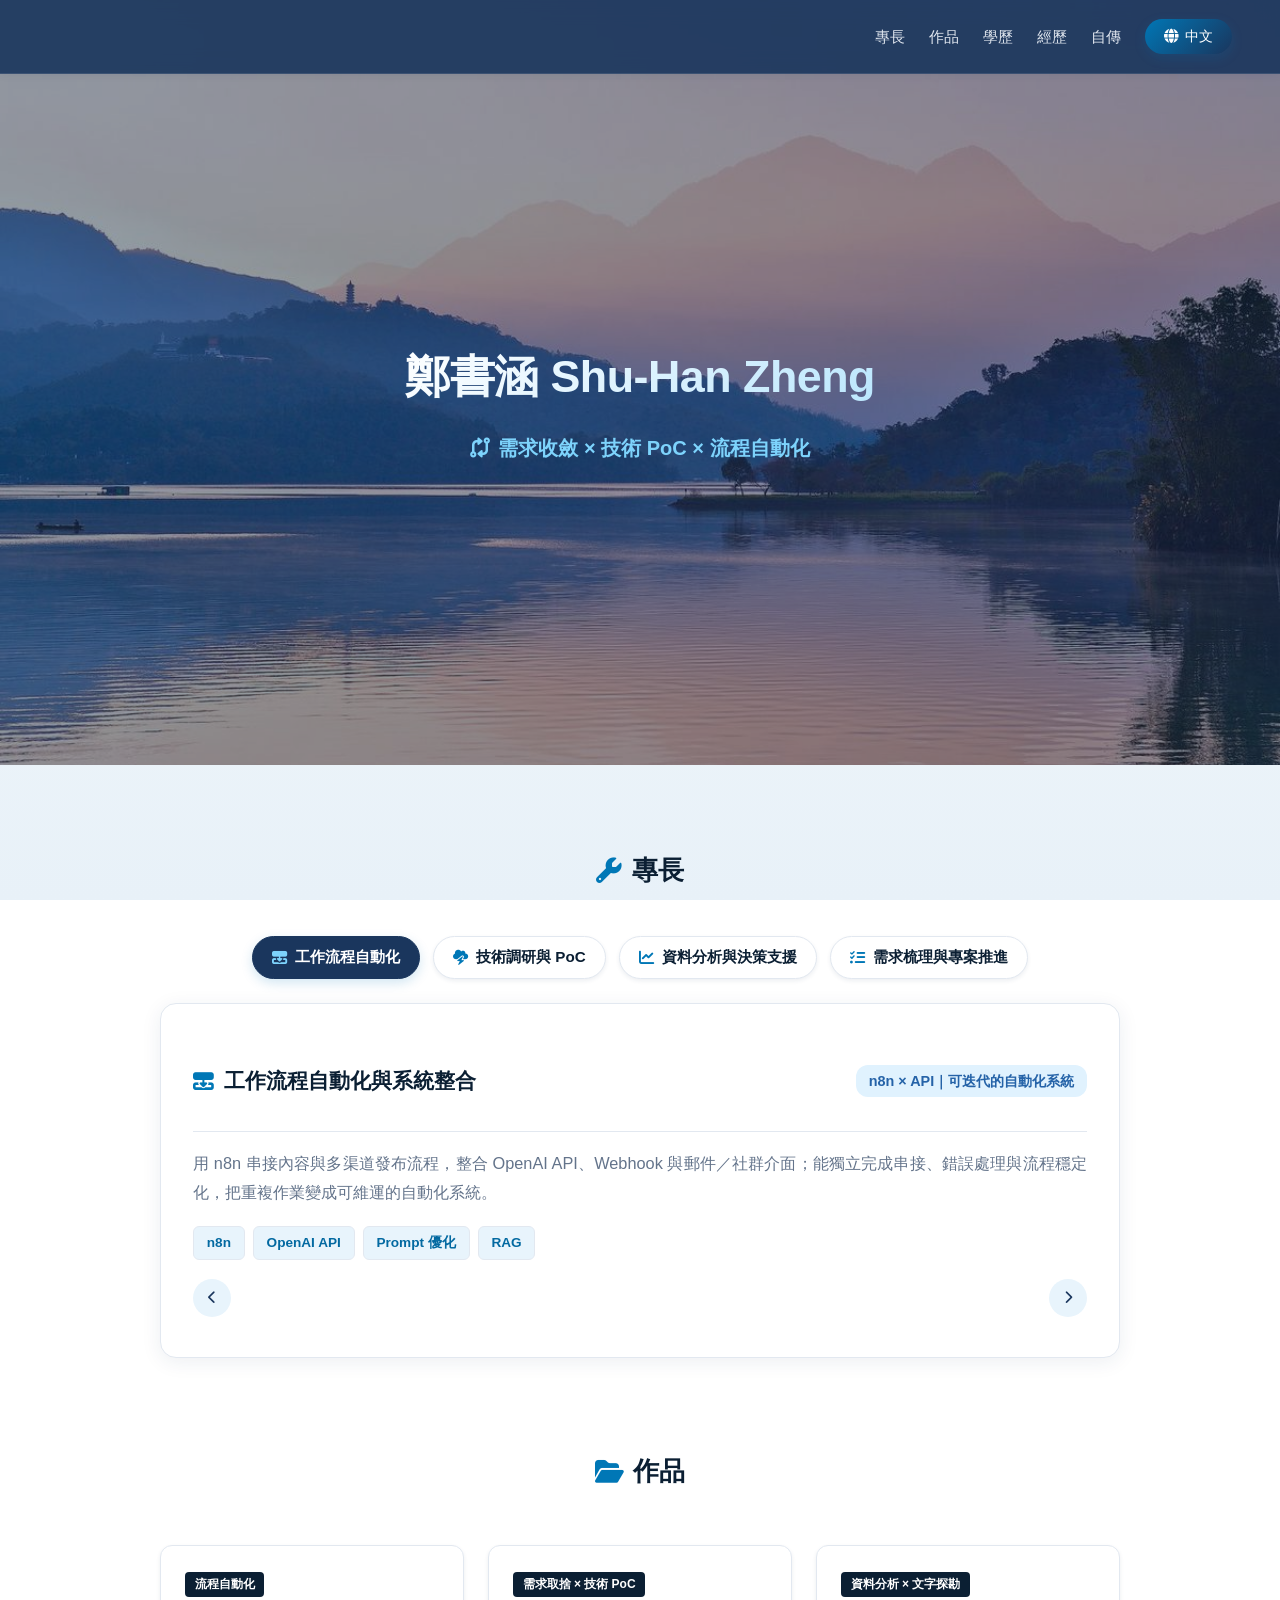
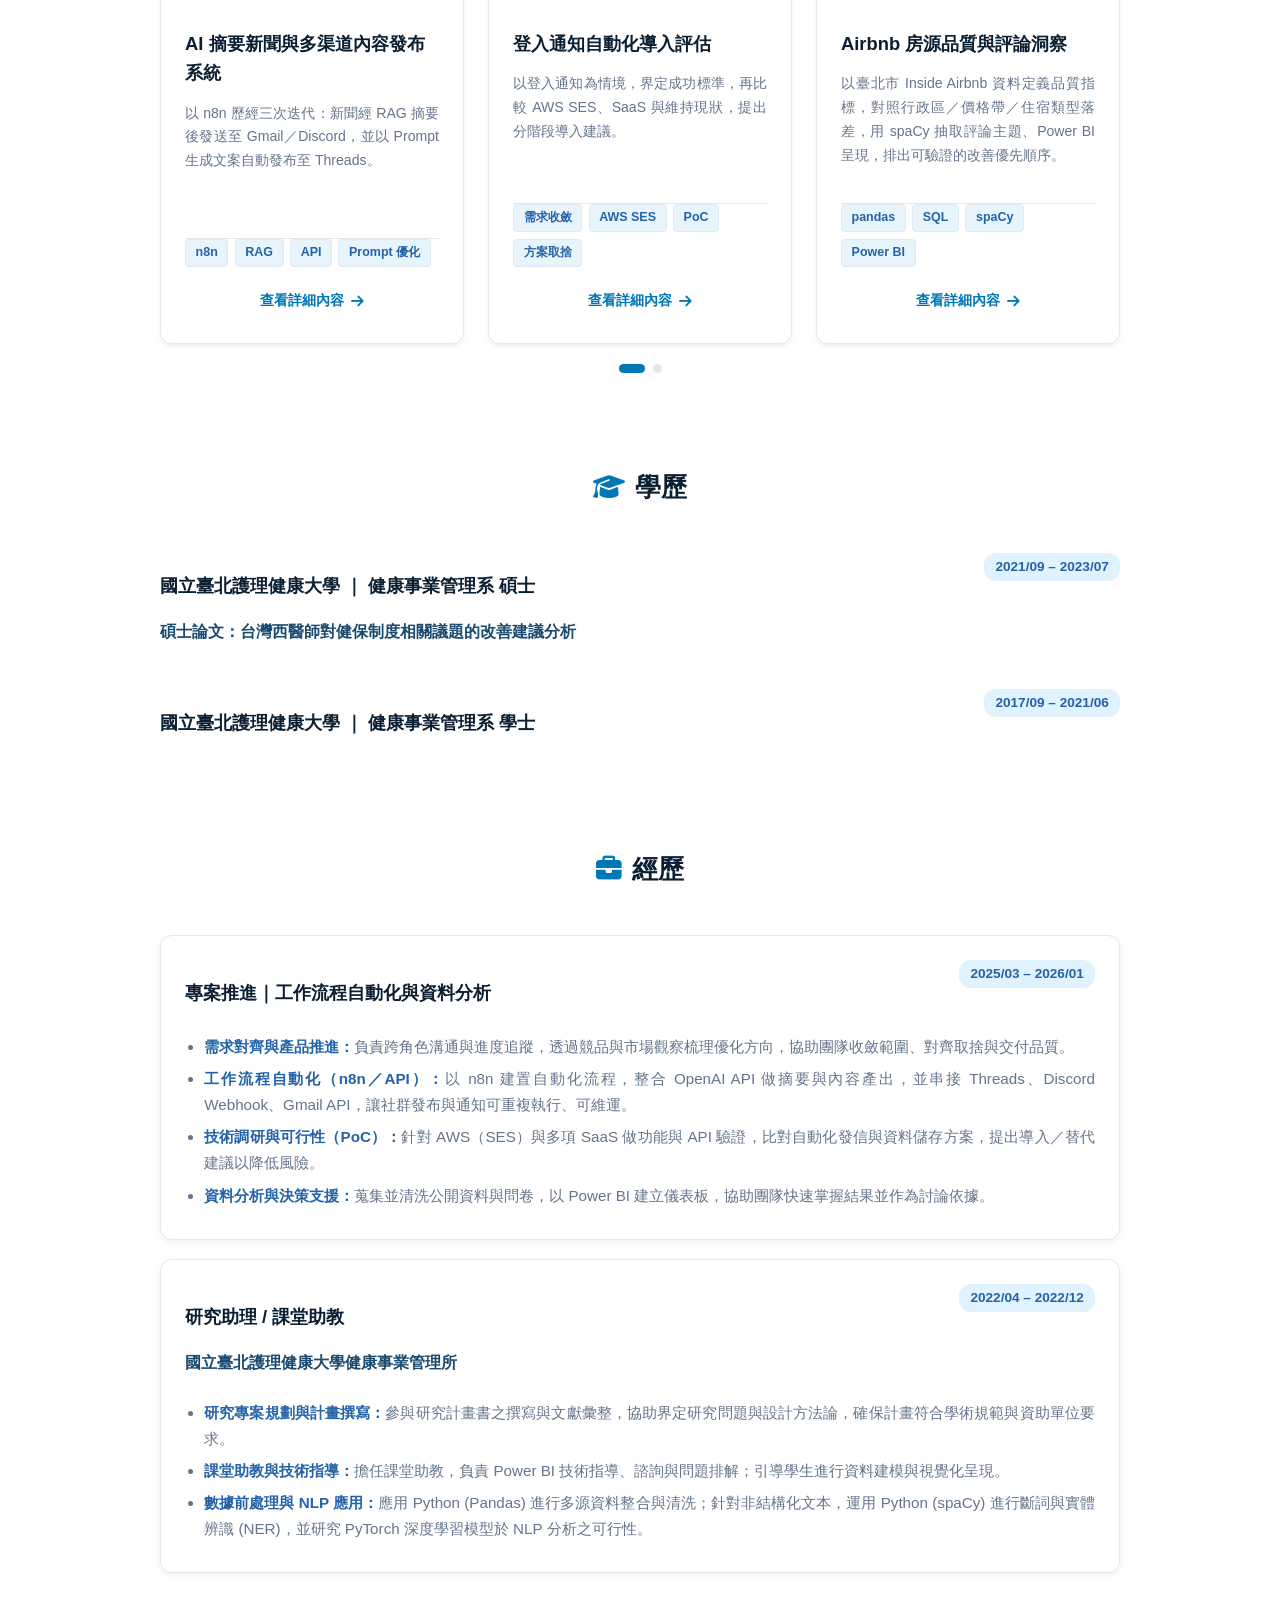
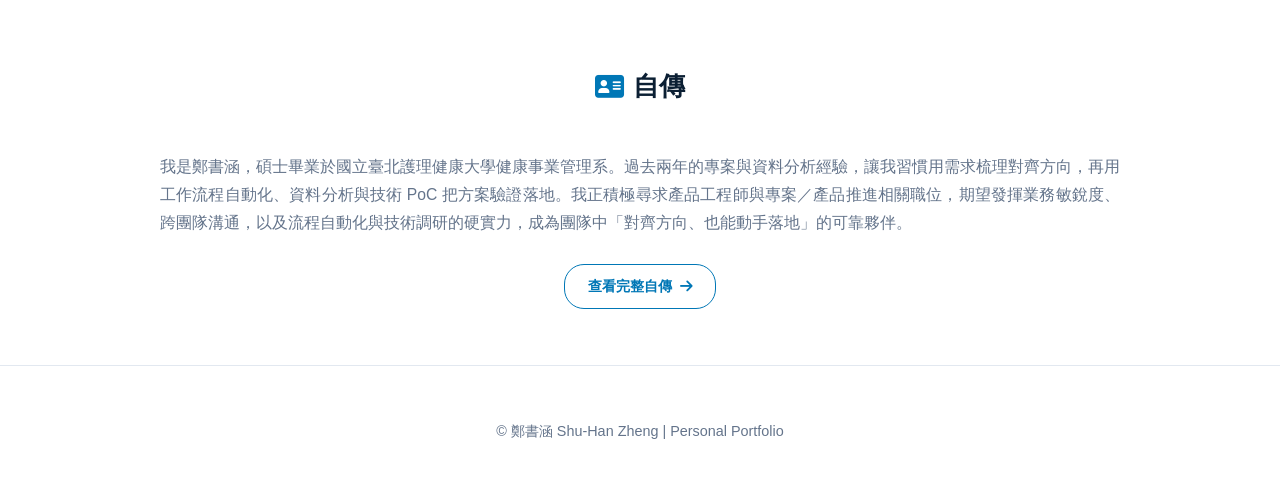
<file: index.html>
<!DOCTYPE html>
<html lang="zh-TW">
<head>
    <meta charset="UTF-8">
    <meta name="viewport" content="width=device-width, initial-scale=1.0">
    <meta name="description" content="鄭書涵 Shu-Han Zheng 個人作品集 — 需求收斂 × 技術 PoC × 流程自動化">
    <title>鄭書涵 Shu-Han Zheng | Portfolio</title>

    <link rel="stylesheet" href="https://cdnjs.cloudflare.com/ajax/libs/font-awesome/6.4.0/css/all.min.css">
    <link rel="stylesheet" href="css/variables.css">
    <link rel="stylesheet" href="css/base.css">
    <link rel="stylesheet" href="css/components.css">
    <link rel="stylesheet" href="css/index.css">

    <script type="application/ld+json">
    {
        "@context": "https://schema.org",
        "@type": "Person",
        "name": "鄭書涵 Shu-Han Zheng",
        "jobTitle": "產品工程師｜自動化與資料驅動開發",
        "description": "需求收斂 × 技術 PoC × 流程自動化",
        "alumniOf": {
            "@type": "CollegeOrUniversity",
            "name": "國立臺北護理健康大學",
            "department": "健康事業管理系"
        },
        "knowsAbout": ["Requirements Gathering", "Workflow Automation", "n8n", "Technical Feasibility", "Python", "Power BI", "SQL", "Data Analysis"],
        "url": "index.html"
    }
    </script>
</head>
<body>

    <header class="header--nav-end">
        <nav class="nav-links" aria-label="主要導覽">
            <a href="#skills" data-lang-zh="專長" data-lang-en="Skills">專長</a>
            <a href="#projects" data-lang-zh="作品" data-lang-en="Projects">作品</a>
            <a href="#education" data-lang-zh="學歷" data-lang-en="Education">學歷</a>
            <a href="#experience" data-lang-zh="經歷" data-lang-en="Experience">經歷</a>
            <a href="#autobiography" data-lang-zh="自傳" data-lang-en="Autobiography">自傳</a>
            <button id="lang-toggle-btn" class="btn-lang" type="button">
                <i class="fa-solid fa-globe" aria-hidden="true"></i>
                <span id="lang-text">中文</span>
            </button>
        </nav>
    </header>

    <main>
        <section class="hero-wrapper" id="about" aria-labelledby="hero-title">
            <div class="hero-overlay" aria-hidden="true"></div>
            <div class="hero-content">
                <div class="hero">
                    <h1 id="hero-title" data-lang-zh="鄭書涵 Shu-Han Zheng" data-lang-en="Shu-Han Zheng">鄭書涵 Shu-Han Zheng</h1>
                    <p class="subtitle">
                        <i class="fa-solid fa-code-compare" aria-hidden="true"></i>
                        <span data-lang-zh="需求收斂 × 技術 PoC × 流程自動化" data-lang-en="Requirements Scoping × Tech PoC × Workflow Automation">需求收斂 × 技術 PoC × 流程自動化</span>
                    </p>
                </div>
            </div>
        </section>

        <div class="container">

        <!--- 專長區塊 --->
            <section class="section-block" id="skills" aria-labelledby="skills-title">
                <div class="section-header">
                    <h2 class="section-title" id="skills-title">
                        <i class="fa-solid fa-wrench" style="color: var(--accent-color);" aria-hidden="true"></i>
                        <span data-lang-zh="專長" data-lang-en="Skills">專長</span>
                    </h2>
                </div>

                <div class="skills-tabs-container" role="tablist" aria-label="專長領域">
                    <button class="tab-btn active" type="button" role="tab" aria-selected="true" onclick="switchSkillTab(0)">
                        <i class="fa-solid fa-diagram-next" aria-hidden="true"></i>
                        <span data-lang-zh="工作流程自動化" data-lang-en="Workflow Automation">工作流程自動化</span>
                    </button>
                    <button class="tab-btn" type="button" role="tab" aria-selected="false" onclick="switchSkillTab(1)">
                        <i class="fa-solid fa-cloud-bolt" aria-hidden="true"></i>
                        <span data-lang-zh="技術調研與 PoC" data-lang-en="Tech Research &amp; PoC">技術調研與 PoC</span>
                    </button>
                    <button class="tab-btn" type="button" role="tab" aria-selected="false" onclick="switchSkillTab(2)">
                        <i class="fa-solid fa-chart-line" aria-hidden="true"></i>
                        <span data-lang-zh="資料分析與決策支援" data-lang-en="Data Analysis &amp; Decision Support">資料分析與決策支援</span>
                    </button>
                    <button class="tab-btn" type="button" role="tab" aria-selected="false" onclick="switchSkillTab(3)">
                        <i class="fa-solid fa-list-check" aria-hidden="true"></i>
                        <span data-lang-zh="需求梳理與專案推進" data-lang-en="Requirements &amp; Project Delivery">需求梳理與專案推進</span>
                    </button>
                </div>

                <div class="carousel-wrapper" id="skills-carousel">
                    <article class="skill-slide active" role="tabpanel">
                        <div class="slide-header">
                            <h3 class="slide-title">
                                <i class="fa-solid fa-diagram-next" aria-hidden="true"></i>
                                <span data-lang-zh="工作流程自動化與系統整合" data-lang-en="Workflow Automation &amp; Integration">工作流程自動化與系統整合</span>
                            </h3>
                            <span class="slide-sub" data-lang-zh="n8n × API｜可迭代的自動化系統" data-lang-en="n8n × API · Iterative systems">n8n × API｜可迭代的自動化系統</span>
                        </div>
                        <p class="slide-desc" data-lang-zh="用 n8n 串接內容與多渠道發布流程，整合 OpenAI API、Webhook 與郵件／社群介面；能獨立完成串接、錯誤處理與流程穩定化，把重複作業變成可維運的自動化系統。" data-lang-en="I independently build n8n workflows that connect content pipelines to multi-channel publishing—OpenAI API, webhooks, email, and social—covering integration, error handling, and reliability so repetitive work becomes maintainable automation.">用 n8n 串接內容與多渠道發布流程，整合 OpenAI API、Webhook 與郵件／社群介面；能獨立完成串接、錯誤處理與流程穩定化，把重複作業變成可維運的自動化系統。</p>
                        <div class="slide-chips">
                            <span class="slide-chip">n8n</span>
                            <span class="slide-chip">OpenAI API</span>
                            <span class="slide-chip" data-lang-zh="Prompt 優化" data-lang-en="Prompt Engineering">Prompt 優化</span>
                            <span class="slide-chip">RAG</span>
                        </div>
                    </article>

                    <article class="skill-slide" role="tabpanel">
                        <div class="slide-header">
                            <h3 class="slide-title">
                                <i class="fa-solid fa-cloud-bolt" aria-hidden="true"></i>
                                <span data-lang-zh="技術調研與可行性（PoC）" data-lang-en="Tech Research &amp; Feasibility (PoC)">技術調研與可行性（PoC）</span>
                            </h3>
                            <span class="slide-sub" data-lang-zh="測試比對｜降低導入風險" data-lang-en="Test · Compare · Lower risk">測試比對｜降低導入風險</span>
                        </div>
                        <p class="slide-desc" data-lang-zh="依專案需求調研 AWS（SES）與多項 SaaS，進行功能驗證與 API 測試，產出方案比對與導入建議，協助團隊在「做／不做／替代方案」之間做出有依據的決策。" data-lang-en="I research AWS (SES) and SaaS options against project needs, run functional and API tests, and produce comparison notes so the team can decide—with evidence—whether to ship, skip, or substitute.">依專案需求調研 AWS（SES）與多項 SaaS，進行功能驗證與 API 測試，產出方案比對與導入建議，協助團隊在「做／不做／替代方案」之間做出有依據的決策。</p>
                        <div class="slide-chips">
                            <span class="slide-chip">AWS SES</span>
                            <span class="slide-chip" data-lang-zh="SaaS 評估" data-lang-en="SaaS Evaluation">SaaS 評估</span>
                            <span class="slide-chip" data-lang-zh="API 驗證" data-lang-en="API Validation">API 驗證</span>
                            <span class="slide-chip" data-lang-zh="方案取捨" data-lang-en="Trade-offs">方案取捨</span>
                        </div>
                    </article>

                    <article class="skill-slide" role="tabpanel">
                        <div class="slide-header">
                            <h3 class="slide-title">
                                <i class="fa-solid fa-chart-line" aria-hidden="true"></i>
                                <span data-lang-zh="資料分析與決策支援" data-lang-en="Data Analysis &amp; Decision Support">資料分析與決策支援</span>
                            </h3>
                            <span class="slide-sub" data-lang-zh="清洗建模｜儀表板｜決策依據" data-lang-en="Clean · Model · Decide">清洗建模｜儀表板｜決策依據</span>
                        </div>
                        <p class="slide-desc" data-lang-zh="用 Python 清洗與整合多源資料，必要時將非結構化文本結構化；以 Power BI 與 SQL 建立互動儀表板與查詢分析，協助團隊快速掌握市場、問卷與研究結果並作為決策依據。" data-lang-en="I clean and integrate multi-source data with Python—structuring unstructured text when needed—and build Power BI dashboards and SQL analyses so teams can quickly grasp market, survey, and research results and use them as a basis for decisions.">用 Python 清洗與整合多源資料，必要時將非結構化文本結構化；以 Power BI 與 SQL 建立互動儀表板與查詢分析，協助團隊快速掌握市場、問卷與研究結果並作為決策依據。</p>
                        <div class="slide-chips">
                            <span class="slide-chip">Python</span>
                            <span class="slide-chip">Power BI</span>
                            <span class="slide-chip">SQL</span>
                            <span class="slide-chip" data-lang-zh="資料視覺化" data-lang-en="Data Visualization">資料視覺化</span>
                        </div>
                    </article>

                    <article class="skill-slide" role="tabpanel">
                        <div class="slide-header">
                            <h3 class="slide-title">
                                <i class="fa-solid fa-list-check" aria-hidden="true"></i>
                                <span data-lang-zh="需求梳理與專案推進" data-lang-en="Requirements &amp; Project Delivery">需求梳理與專案推進</span>
                            </h3>
                            <span class="slide-sub" data-lang-zh="對齊方向｜追進度｜把關交付" data-lang-en="Align · Track · Deliver">對齊方向｜追進度｜把關交付</span>
                        </div>
                        <p class="slide-desc" data-lang-zh="把模糊需求收斂成可執行範圍與優先順序；在跨角色溝通中追進度、對齊取捨，確保方案能準時、可用地交付。" data-lang-en="I distill ambiguous needs into actionable scope and priorities, and keep cross-functional stakeholders aligned on trade-offs so work is delivered on time and ready to use.">把模糊需求收斂成可執行範圍與優先順序；在跨角色溝通中追進度、對齊取捨，確保方案能準時、可用地交付。</p>
                        <div class="slide-chips">
                            <span class="slide-chip" data-lang-zh="需求收斂" data-lang-en="Requirements Scoping">需求收斂</span>
                            <span class="slide-chip" data-lang-zh="進度與風險溝通" data-lang-en="Progress &amp; Risk">進度與風險溝通</span>
                            <span class="slide-chip" data-lang-zh="交付品質" data-lang-en="Delivery Quality">交付品質</span>
                        </div>
                    </article>

                    <div class="carousel-controls">
                        <button class="carousel-nav-btn" type="button" onclick="prevSkillSlide()" aria-label="上一張">
                            <i class="fa-solid fa-chevron-left" aria-hidden="true"></i>
                        </button>
                        <button class="carousel-nav-btn" type="button" onclick="nextSkillSlide()" aria-label="下一張">
                            <i class="fa-solid fa-chevron-right" aria-hidden="true"></i>
                        </button>
                    </div>
                </div>
            </section>

            <!--- 作品區塊 --->
            <section class="section-block" id="projects" aria-labelledby="projects-title">
                <div class="section-header">
                    <h2 class="section-title" id="projects-title">
                        <i class="fa-solid fa-folder-open" style="color: var(--accent-color);" aria-hidden="true"></i>
                        <span data-lang-zh="作品" data-lang-en="Projects">作品</span>
                    </h2>
                </div>

                <div class="project-carousel" id="project-carousel" tabindex="0" role="group" aria-label="作品卡片，可左右捲動">
                <div class="project-viewport">
                <div class="project-grid" id="project-track">
                    <article class="project-card">
                        <div class="project-body">
                            <span class="project-badge" data-lang-zh="工作流程自動化" data-lang-en="Workflow Automation">流程自動化</span>
                            <h3 class="project-title" data-lang-zh="AI 摘要新聞與多渠道內容發布系統" data-lang-en="AI News Summarization &amp; Multi-Channel Content Publishing System">AI 摘要新聞與多渠道內容發布系統</h3>
                            <p class="project-desc" data-lang-zh="以 n8n 歷經三次迭代：新聞經 RAG 摘要後發送至 Gmail／Discord，並以 Prompt 生成文案自動發布至 Threads。" data-lang-en="Iterated three times in n8n: news is summarized with RAG and sent to Gmail/Discord, then prompt-generated copy is auto-published to Threads.">以 n8n 歷經三次迭代：新聞經 RAG 摘要後發送至 Gmail／Discord，並以 Prompt 生成文案自動發布至 Threads。</p>
                        </div>
                        <footer class="project-footer">
                            <div class="project-tags">
                                <span class="project-tag">n8n</span>
                                <span class="project-tag">RAG</span>
                                <span class="project-tag">API</span>
                                <span class="project-tag" data-lang-zh="Prompt 優化" data-lang-en="Prompt Engineering">Prompt 優化</span>
                            </div>
                            <div class="project-btn-wrapper">
                                <a href="n8n.html" class="btn-project">
                                    <span data-lang-zh="查看詳細內容" data-lang-en="View Details">查看詳細內容</span>
                                    <i class="fa-solid fa-arrow-right" aria-hidden="true"></i>
                                </a>
                            </div>
                        </footer>
                    </article>

                    <article class="project-card">
                        <div class="project-body">
                            <span class="project-badge" data-lang-zh="需求取捨 × 技術 PoC" data-lang-en="Trade-offs × Tech PoC">需求取捨 × 技術 PoC</span>
                            <h3 class="project-title" data-lang-zh="登入通知自動化導入評估" data-lang-en="Login Notification Feasibility Assessment">登入通知自動化導入評估</h3>
                            <p class="project-desc" data-lang-zh="以登入通知為情境，界定成功標準，再比較 AWS SES、SaaS 與維持現狀，提出分階段導入建議。" data-lang-en="Used login notifications as the scenario, defined success criteria, then compared AWS SES, SaaS, and the status quo, and proposed a staged adoption plan.">以登入通知為情境，界定成功標準，再比較 AWS SES、SaaS 與維持現狀，提出分階段導入建議。</p>
                        </div>
                        <footer class="project-footer">
                            <div class="project-tags">
                                <span class="project-tag" data-lang-zh="需求收斂" data-lang-en="Requirements Scoping">需求收斂</span>
                                <span class="project-tag">AWS SES</span>
                                <span class="project-tag">PoC</span>
                                <span class="project-tag" data-lang-zh="方案取捨" data-lang-en="Trade-offs">方案取捨</span>
                            </div>
                            <div class="project-btn-wrapper">
                                <a href="poc.html" class="btn-project">
                                    <span data-lang-zh="查看詳細內容" data-lang-en="View Details">查看詳細內容</span>
                                    <i class="fa-solid fa-arrow-right" aria-hidden="true"></i>
                                </a>
                            </div>
                        </footer>
                    </article>

                    <article class="project-card">
                        <div class="project-body">
                            <span class="project-badge" data-lang-zh="資料分析 × 文字探勘" data-lang-en="Data Analysis × Text Mining">資料分析 × 文字探勘</span>
                            <h3 class="project-title" data-lang-zh="Airbnb 房源品質與評論洞察" data-lang-en="Airbnb Listing Quality &amp; Review Insights">Airbnb 房源品質與評論洞察</h3>
                            <p class="project-desc" data-lang-zh="以臺北市 Inside Airbnb 資料定義品質指標，對照行政區／價格帶／住宿類型落差，用 spaCy 抽取評論主題、Power BI 呈現，排出可驗證的改善優先順序。" data-lang-en="Defined quality metrics on Taipei Inside Airbnb data, compared gaps by district, price band, and stay type, extracted review themes with spaCy, and used Power BI to rank testable improvement priorities.">以臺北市 Inside Airbnb 資料定義品質指標，對照行政區／價格帶／住宿類型落差，用 spaCy 抽取評論主題、Power BI 呈現，排出可驗證的改善優先順序。</p>
                        </div>
                        <footer class="project-footer">
                            <div class="project-tags">
                                <span class="project-tag">pandas</span>
                                <span class="project-tag">SQL</span>
                                <span class="project-tag">spaCy</span>
                                <span class="project-tag">Power BI</span>
                            </div>
                            <div class="project-btn-wrapper">
                                <a href="airbnb.html" class="btn-project">
                                    <span data-lang-zh="查看詳細內容" data-lang-en="View Details">查看詳細內容</span>
                                    <i class="fa-solid fa-arrow-right" aria-hidden="true"></i>
                                </a>
                            </div>
                        </footer>
                    </article>

                    <article class="project-card">
                        <div class="project-body">
                            <span class="project-badge" data-lang-zh="資料分析" data-lang-en="Data Analysis">資料分析</span>
                            <h3 class="project-title" data-lang-zh="西醫師健保議題改善建議分析" data-lang-en="Analysis of Physicians' NHI Improvement Recommendations">西醫師健保議題改善建議分析</h3>
                            <p class="project-desc" data-lang-zh="分析 1,032 位西醫師的開放式健保建議，以 NVivo、ChatGPT、SAS 與 Power BI 收斂兩族群前約 30% 核心改善議題。" data-lang-en="Analyzed 1,032 physicians' open-ended NHI recommendations with NVivo, ChatGPT, SAS, and Power BI to distill each group's top ~30% core improvement issues.">分析 1,032 位西醫師的開放式健保建議，以 NVivo、ChatGPT、SAS 與 Power BI 收斂兩族群前約 30% 核心改善議題。</p>
                        </div>
                        <footer class="project-footer">
                            <div class="project-tags">
                                <span class="project-tag">NVivo 12</span>
                                <span class="project-tag">ChatGPT 3.5</span>
                                <span class="project-tag">SAS 9.4</span>
                                <span class="project-tag">Power BI</span>
                            </div>
                            <div class="project-btn-wrapper">
                                <a href="paper.html" class="btn-project">
                                    <span data-lang-zh="查看詳細內容" data-lang-en="View Details">查看詳細內容</span>
                                    <i class="fa-solid fa-arrow-right" aria-hidden="true"></i>
                                </a>
                            </div>
                        </footer>
                    </article>
                </div>
                </div>
                <div class="project-dots" id="project-dots" role="tablist" aria-label="作品分頁"></div>
                </div>
            </section>

            <!--- 學歷區塊 --->
            <section class="section-block no-card-block" id="education" aria-labelledby="education-title">
                <div class="section-header">
                    <h2 class="section-title" id="education-title">
                        <i class="fa-solid fa-graduation-cap" style="color: var(--accent-color);" aria-hidden="true"></i>
                        <span data-lang-zh="學歷" data-lang-en="Education">學歷</span>
                    </h2>
                </div>

                <article class="info-card">
                    <div class="timeline-header">
                        <div>
                            <h3 class="role-title" data-lang-zh="國立臺北護理健康大學 ｜ 健康事業管理系 碩士" data-lang-en="Master's in Health Care Management, NTUNHS">國立臺北護理健康大學 ｜ 健康事業管理系 碩士</h3>
                            <p class="company-name" data-lang-zh="碩士論文：台灣西醫師對健保制度相關議題的改善建議分析" data-lang-en="Thesis: Analysis of Taiwanese Physicians' Recommendations on NHI Issues">碩士論文：台灣西醫師對健保制度相關議題的改善建議分析</p>
                        </div>
                        <time class="time-badge" datetime="2021-09/2023-07">2021/09 – 2023/07</time>
                    </div>
                </article>

                <article class="info-card">
                    <div class="timeline-header">
                        <div>
                            <h3 class="role-title" data-lang-zh="國立臺北護理健康大學 ｜ 健康事業管理系 學士" data-lang-en="Bachelor's in Health Care Management, NTUNHS">國立臺北護理健康大學 ｜ 健康事業管理系 學士</h3>
                        </div>
                        <time class="time-badge" datetime="2017-09/2021-06">2017/09 – 2021/06</time>
                    </div>
                </article>
            </section>

            <!--- 經歷區塊 --->
            <section class="section-block" id="experience" aria-labelledby="experience-title">
                <div class="section-header">
                    <h2 class="section-title" id="experience-title">
                        <i class="fa-solid fa-briefcase" style="color: var(--accent-color);" aria-hidden="true"></i>
                        <span data-lang-zh="經歷" data-lang-en="Experience">經歷</span>
                    </h2>
                </div>

                <article class="info-card">
                    <div class="timeline-header">
                        <div>
                            <h3 class="role-title" data-lang-zh="專案推進｜工作流程自動化與資料分析" data-lang-en="Project Delivery | Workflow Automation &amp; Data Analysis">專案推進｜工作流程自動化與資料分析</h3>
                        </div>
                        <time class="time-badge" datetime="2025-03/2026-01">2025/03 – 2026/01</time>
                    </div>
                    <ul class="custom-bullet-list">
                        <li data-lang-zh="<strong>需求對齊與產品推進：</strong>負責跨角色溝通與進度追蹤，透過競品與市場觀察梳理優化方向，協助團隊收斂範圍、對齊取捨與交付品質。" data-lang-en="<strong>Requirements Alignment &amp; Product Delivery:</strong> Handled cross-functional communication and schedule tracking; used competitive and market insights to refine priorities, align trade-offs, and safeguard delivery quality."><strong>需求對齊與產品推進：</strong>負責跨角色溝通與進度追蹤，透過競品與市場觀察梳理優化方向，協助團隊收斂範圍、對齊取捨與交付品質。</li>
                        <li data-lang-zh="<strong>工作流程自動化（n8n／API）：</strong>以 n8n 建置自動化流程，整合 OpenAI API 做摘要與內容產出，並串接 Threads、Discord Webhook、Gmail API，讓社群發布與通知可重複執行、可維運。" data-lang-en="<strong>Workflow Automation (n8n / API):</strong> Built n8n workflows with OpenAI for summarization and content generation, integrating Threads, Discord webhooks, and the Gmail API so publishing and alerts are repeatable and maintainable."><strong>工作流程自動化（n8n／API）：</strong>以 n8n 建置自動化流程，整合 OpenAI API 做摘要與內容產出，並串接 Threads、Discord Webhook、Gmail API，讓社群發布與通知可重複執行、可維運。</li>
                        <li data-lang-zh="<strong>技術調研與可行性（PoC）：</strong>針對 AWS（SES）與多項 SaaS 做功能與 API 驗證，比對自動化發信與資料儲存方案，提出導入／替代建議以降低風險。" data-lang-en="<strong>Tech Research &amp; PoC:</strong> Validated AWS (SES) and multiple SaaS options through functional and API tests; compared automated email and data-storage approaches and recommended adopt, skip, or substitute to reduce risk."><strong>技術調研與可行性（PoC）：</strong>針對 AWS（SES）與多項 SaaS 做功能與 API 驗證，比對自動化發信與資料儲存方案，提出導入／替代建議以降低風險。</li>
                        <li data-lang-zh="<strong>資料分析與決策支援：</strong>蒐集並清洗公開資料與問卷，以 Power BI 建立儀表板，協助團隊快速掌握結果並作為討論依據。" data-lang-en="<strong>Data Analysis &amp; Decision Support:</strong> Collected and cleaned public and survey data; built Power BI dashboards so the team could grasp results quickly and use them as a basis for discussion."><strong>資料分析與決策支援：</strong>蒐集並清洗公開資料與問卷，以 Power BI 建立儀表板，協助團隊快速掌握結果並作為討論依據。</li>
                    </ul>
                </article>

                <article class="info-card">
                    <div class="timeline-header">
                        <div>
                            <h3 class="role-title" data-lang-zh="研究助理 / 課堂助教" data-lang-en="Research Assistant / Teaching Assistant">研究助理 / 課堂助教</h3>
                            <p class="company-name" data-lang-zh="國立臺北護理健康大學健康事業管理所" data-lang-en="Department of Health Care Management, NTUNHS">國立臺北護理健康大學健康事業管理所</p>
                        </div>
                        <time class="time-badge" datetime="2022-04/2022-12">2022/04 – 2022/12</time>
                    </div>
                    <ul class="custom-bullet-list">
                        <li data-lang-zh="<strong>研究專案規劃與計畫撰寫：</strong>參與研究計畫書之撰寫與文獻彙整，協助界定研究問題與設計方法論，確保計畫符合學術規範與資助單位要求。" data-lang-en="<strong>Research Project Planning:</strong> Contributed to research proposals and literature reviews; helped define research questions and methodology to meet academic standards and funder requirements."><strong>研究專案規劃與計畫撰寫：</strong>參與研究計畫書之撰寫與文獻彙整，協助界定研究問題與設計方法論，確保計畫符合學術規範與資助單位要求。</li>
                        <li data-lang-zh="<strong>課堂助教與技術指導：</strong>擔任課堂助教，負責 Power BI 技術指導、諮詢與問題排解；引導學生進行資料建模與視覺化呈現。" data-lang-en="<strong>Teaching Assistant &amp; Technical Guidance:</strong> Served as a course TA for Power BI, providing technical guidance, consultation, and troubleshooting; guided students in data modeling and visualization."><strong>課堂助教與技術指導：</strong>擔任課堂助教，負責 Power BI 技術指導、諮詢與問題排解；引導學生進行資料建模與視覺化呈現。</li>
                        <li data-lang-zh="<strong>數據前處理與 NLP 應用：</strong>應用 Python (Pandas) 進行多源資料整合與清洗；針對非結構化文本，運用 Python (spaCy) 進行斷詞與實體辨識 (NER)，並研究 PyTorch 深度學習模型於 NLP 分析之可行性。" data-lang-en="<strong>Data Preprocessing &amp; NLP:</strong> Integrated and cleaned multi-source data with Python (pandas); applied spaCy for tokenization and NER on unstructured text; explored the feasibility of PyTorch deep-learning models for NLP analysis."><strong>數據前處理與 NLP 應用：</strong>應用 Python (Pandas) 進行多源資料整合與清洗；針對非結構化文本，運用 Python (spaCy) 進行斷詞與實體辨識 (NER)，並研究 PyTorch 深度學習模型於 NLP 分析之可行性。</li>
                    </ul>
                </article>
            </section>

            <!--- 自傳區塊 --->
            <section class="section-block no-card-block" id="autobiography" aria-labelledby="auto-preview-title">
                <div class="section-header">
                    <h2 class="section-title" id="auto-preview-title">
                        <i class="fa-solid fa-address-card" style="color: var(--accent-color);" aria-hidden="true"></i>
                        <span data-lang-zh="自傳" data-lang-en="Autobiography">自傳</span>
                    </h2>
                </div>

                <article class="autobiography-card">
                    <p class="auto-content" data-lang-zh="我是鄭書涵，碩士畢業於國立臺北護理健康大學健康事業管理系。過去兩年的專案與資料分析經驗，讓我習慣用需求梳理對齊方向，再用工作流程自動化、資料分析與技術 PoC 把方案驗證落地。我正積極尋求產品工程師與專案／產品推進相關職位，期望發揮業務敏銳度、跨團隊溝通，以及流程自動化與技術調研的硬實力，成為團隊中「對齊方向、也能動手落地」的可靠夥伴。" data-lang-en="I am Shu-Han Zheng, and I hold a Master's in Health Care Management from NTUNHS. Two years of project and analytics work taught me to align direction through requirements, then validate and ship with workflow automation, data analysis, and technical PoCs. I am actively seeking Product Engineer and project/product delivery roles, where I can combine business sense, cross-team communication, and hands-on automation and tech research—and be a reliable partner who both aligns direction and ships.">我是鄭書涵，碩士畢業於國立臺北護理健康大學健康事業管理系。過去兩年的專案與資料分析經驗，讓我習慣用需求梳理對齊方向，再用工作流程自動化、資料分析與技術 PoC 把方案驗證落地。我正積極尋求產品工程師與專案／產品推進相關職位，期望發揮業務敏銳度、跨團隊溝通，以及流程自動化與技術調研的硬實力，成為團隊中「對齊方向、也能動手落地」的可靠夥伴。</p>
                    <div style="text-align: center;">
                        <a href="autobiography.html" class="btn-toggle-auto">
                            <span data-lang-zh="查看完整自傳" data-lang-en="Read Full Autobiography">查看完整自傳</span>
                            <i class="fa-solid fa-arrow-right" aria-hidden="true"></i>
                        </a>
                    </div>
                </article>
            </section>

        </div>
    </main>

    <footer>
        <p>© 鄭書涵 Shu-Han Zheng | Personal Portfolio</p>
    </footer>

    <script src="js/common.js"></script>
    <script src="js/index.js"></script>
</body>
</html>
</file>
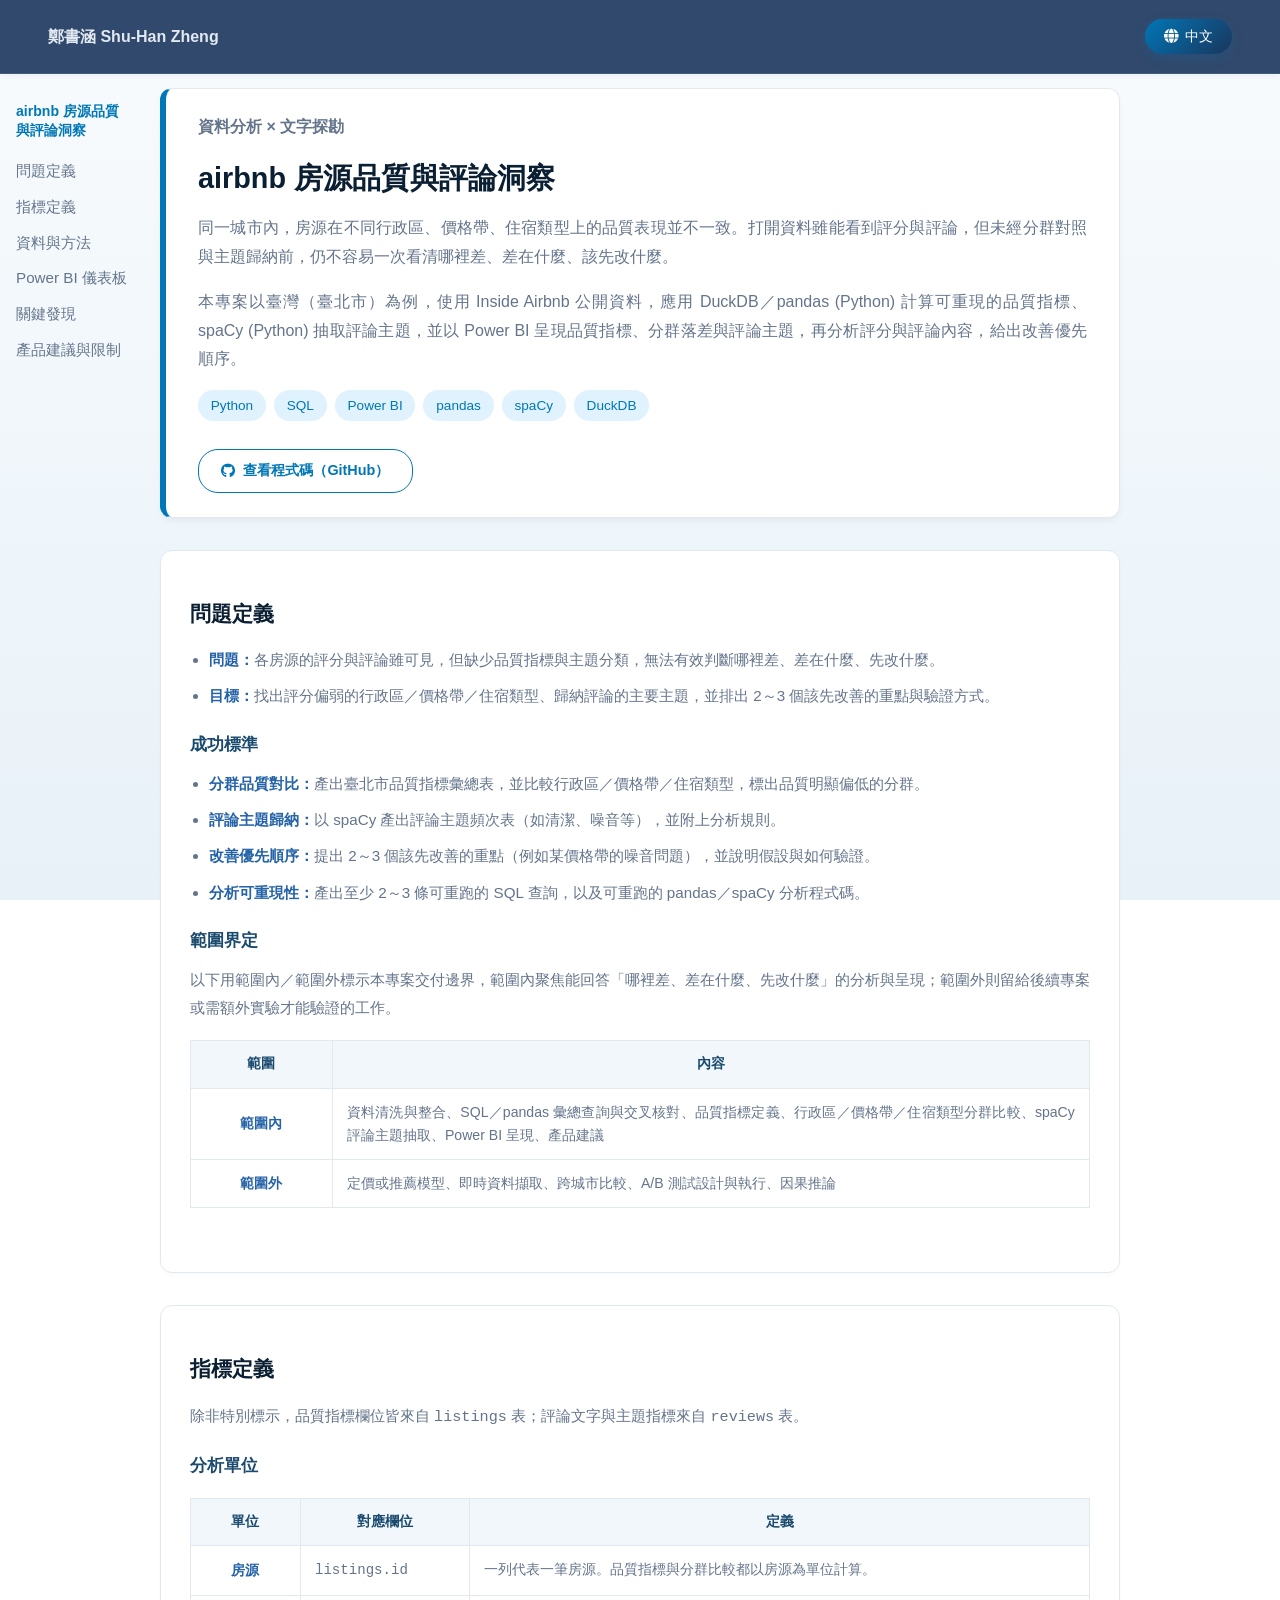
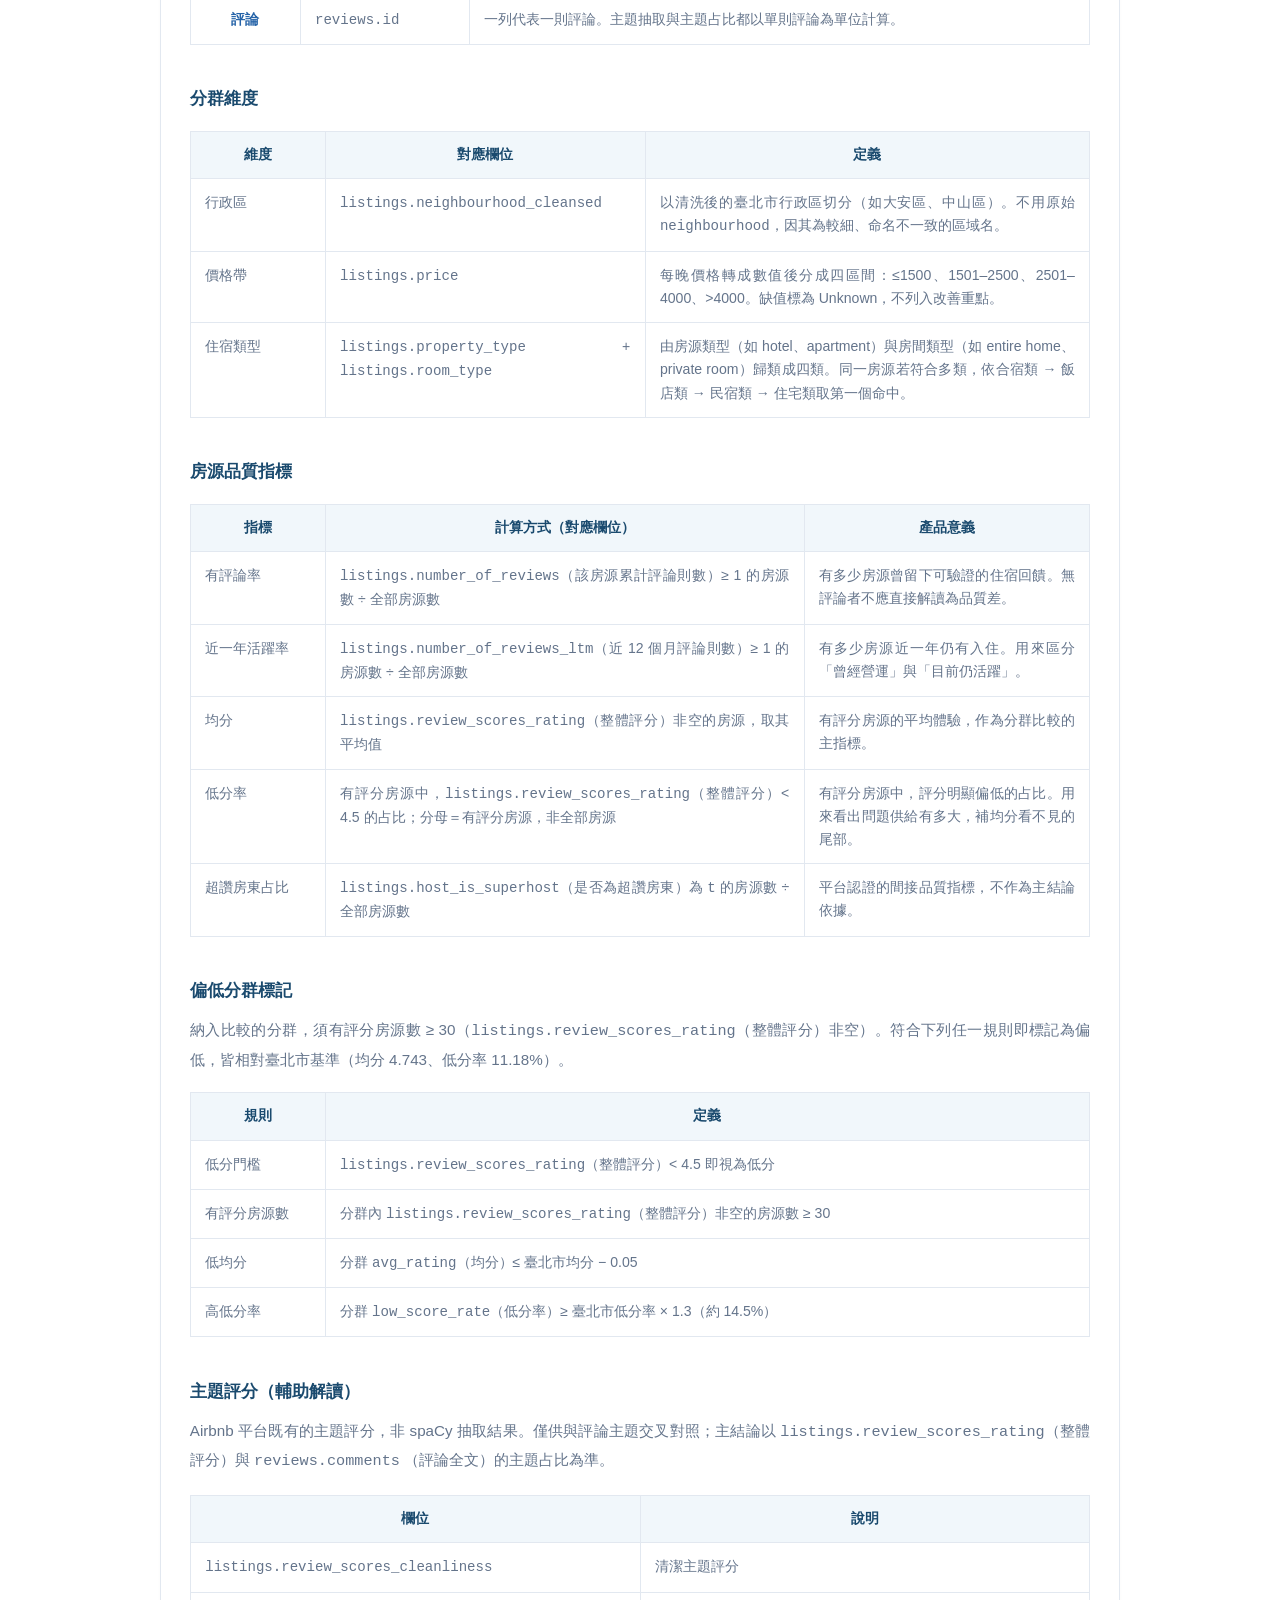
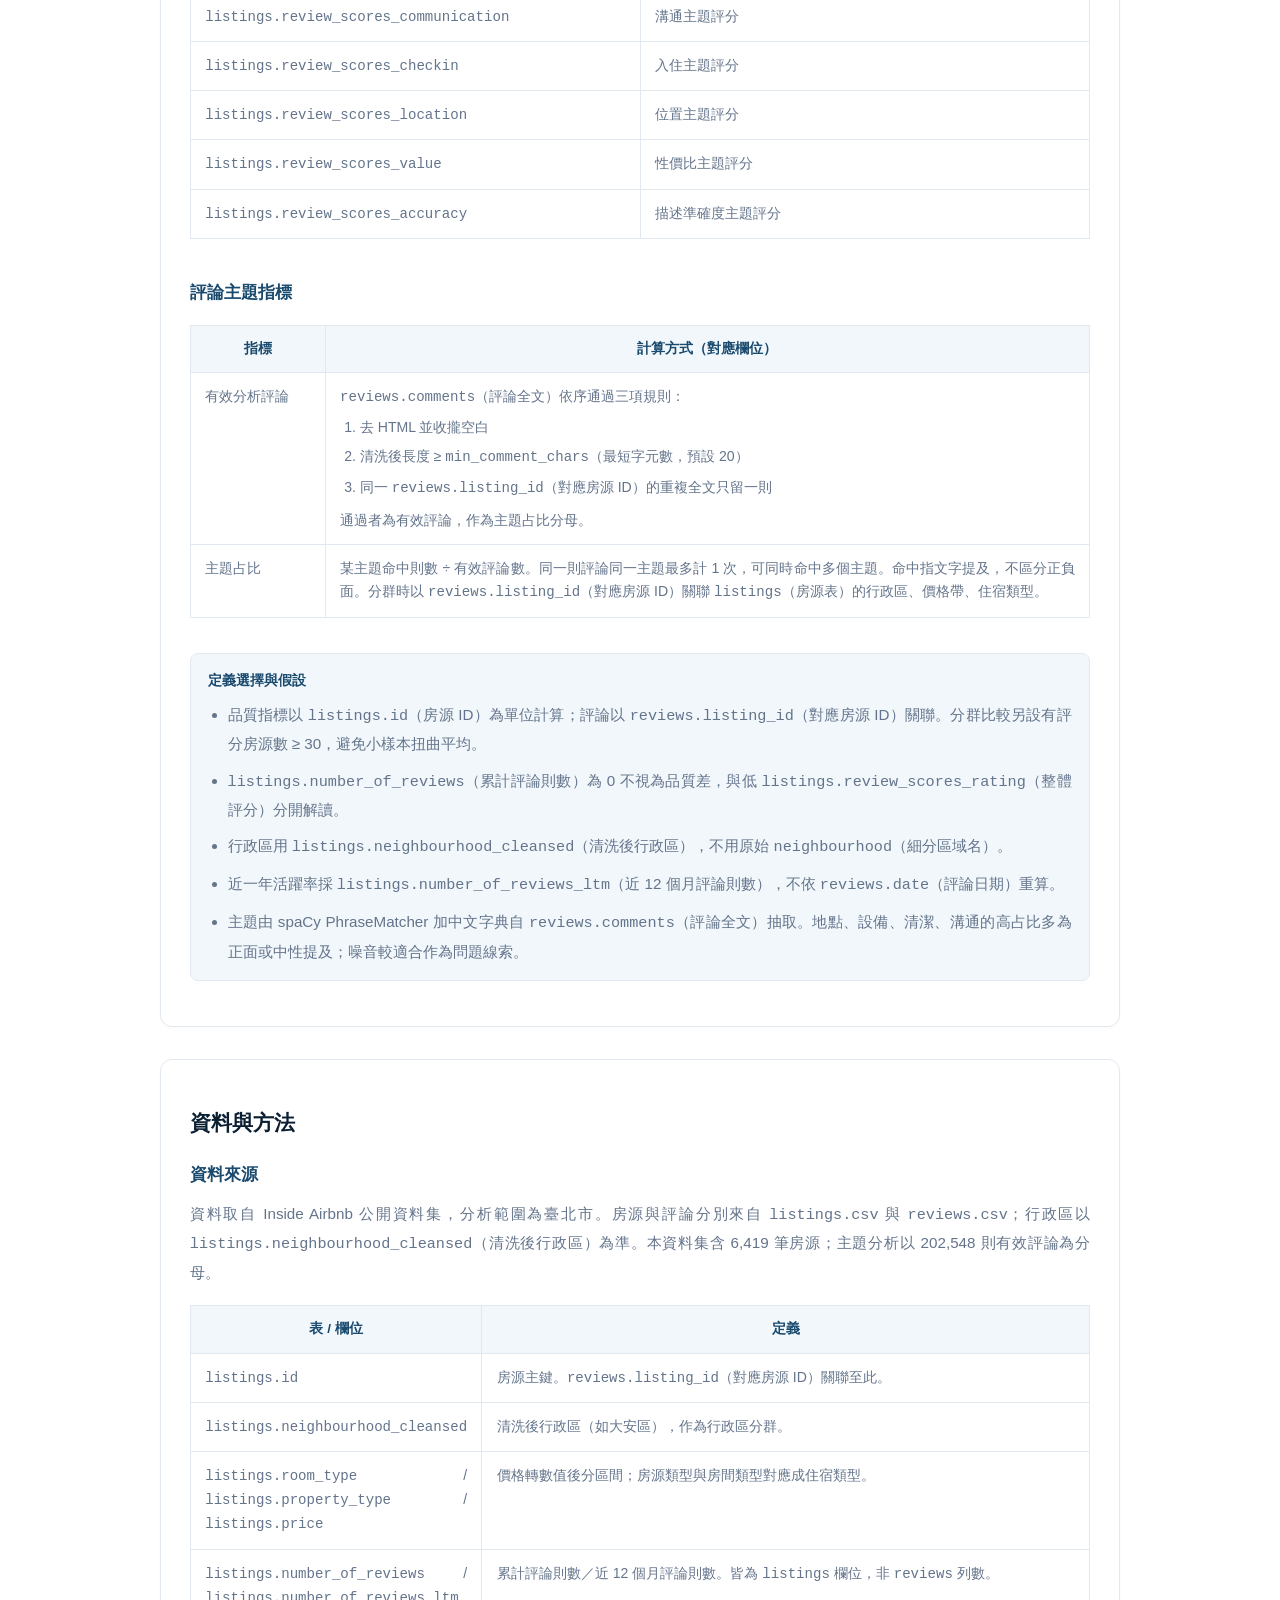
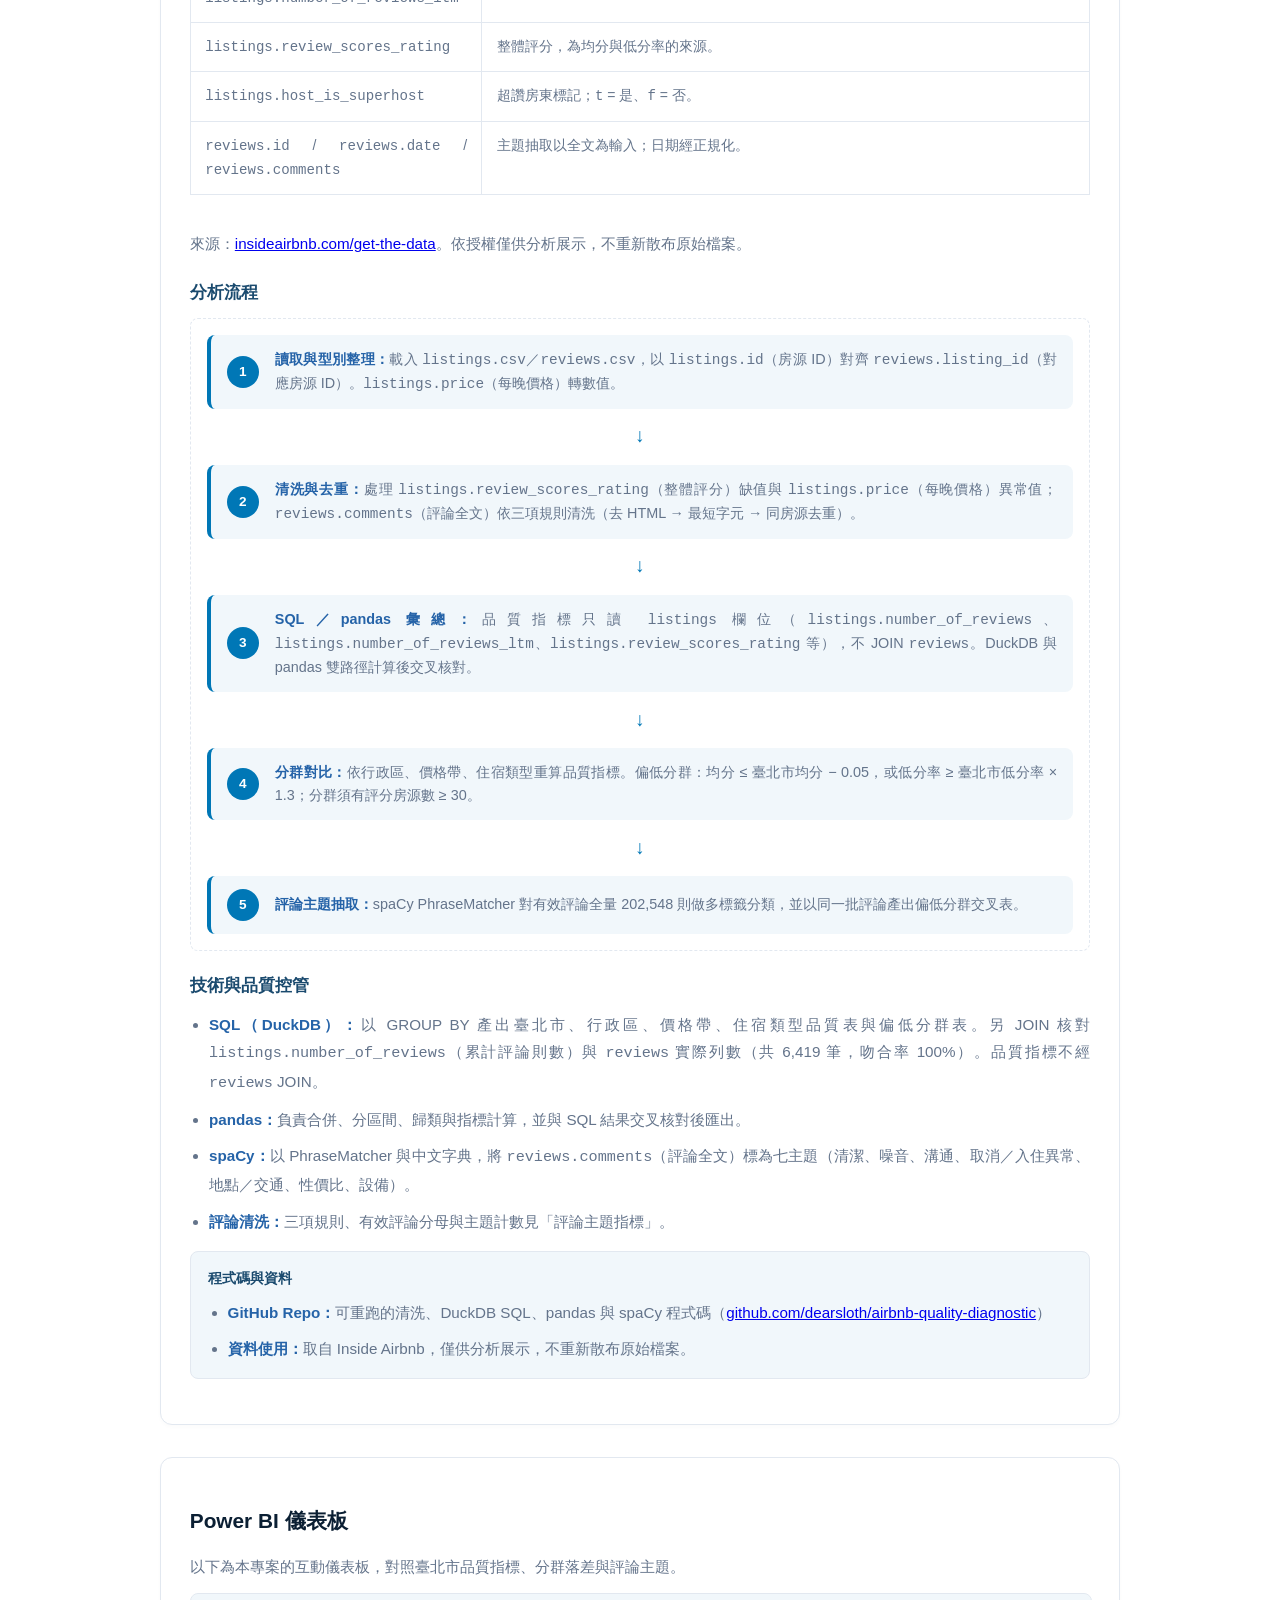
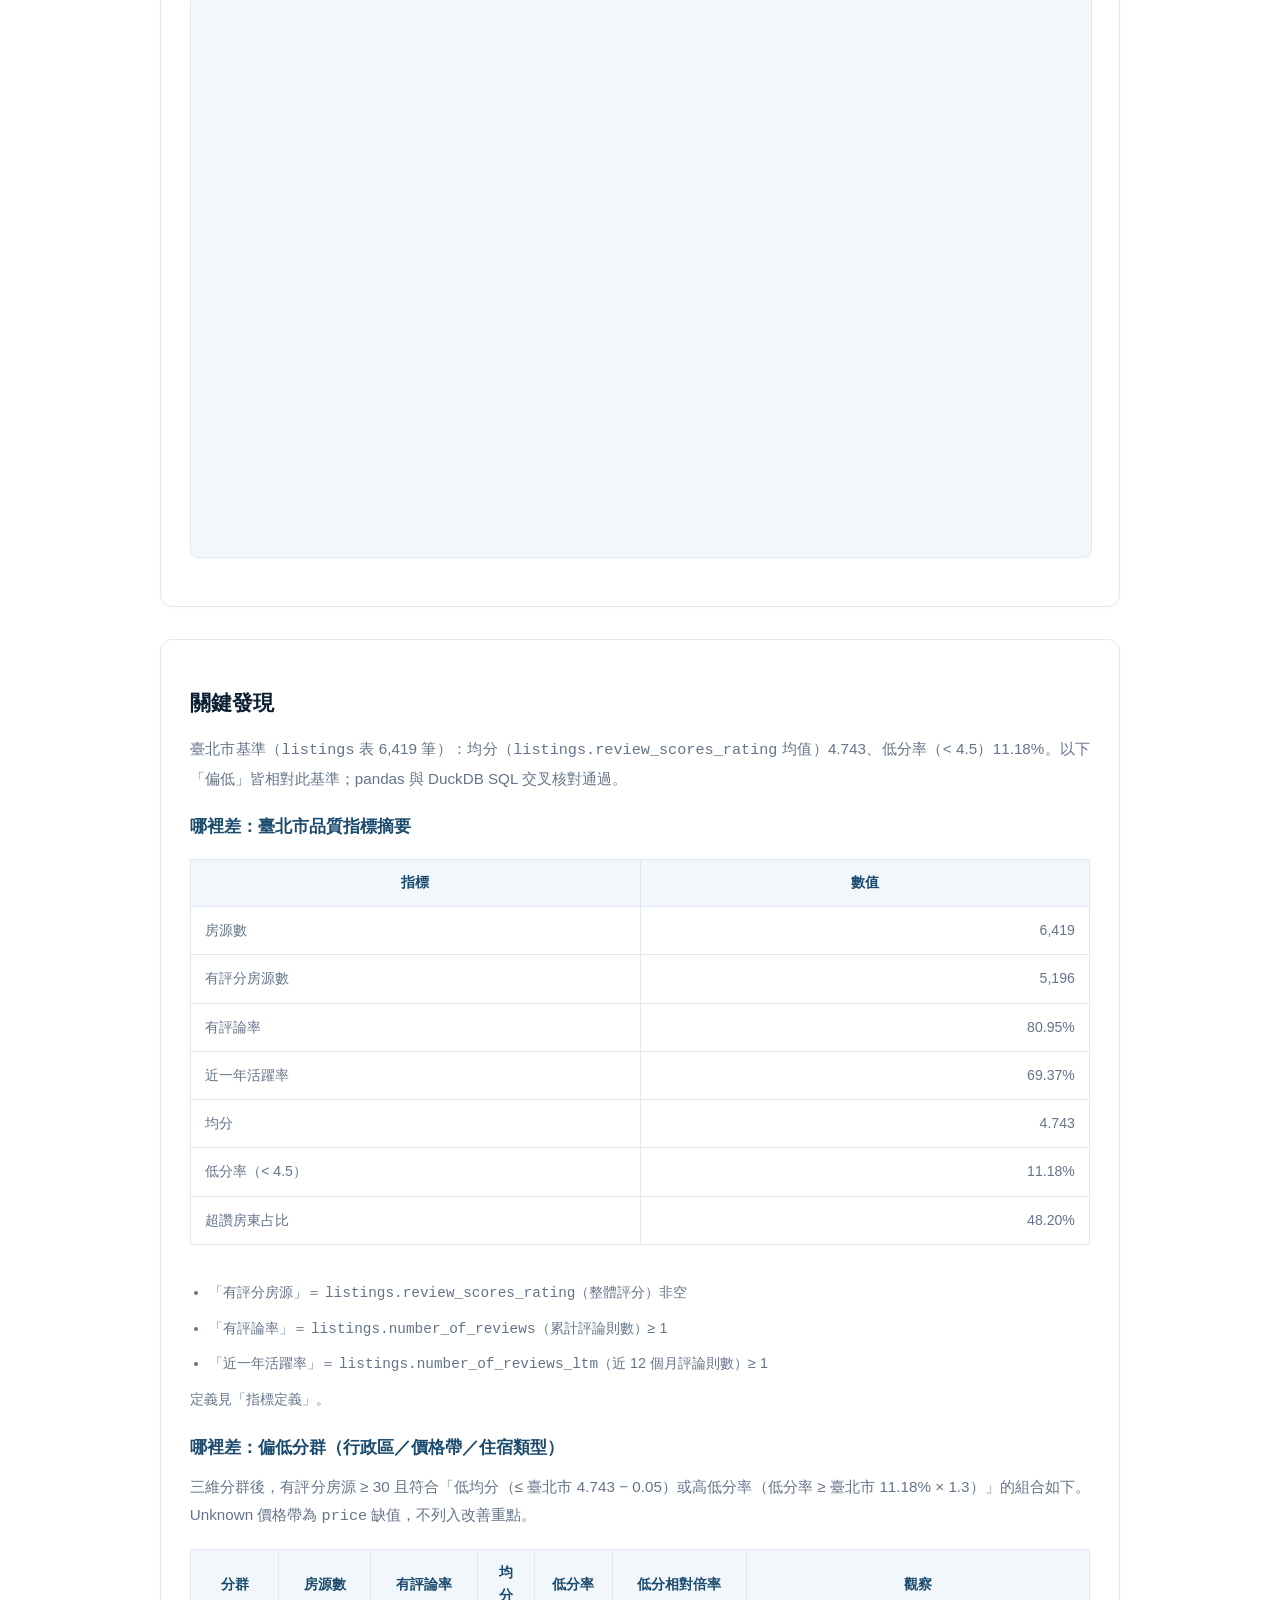
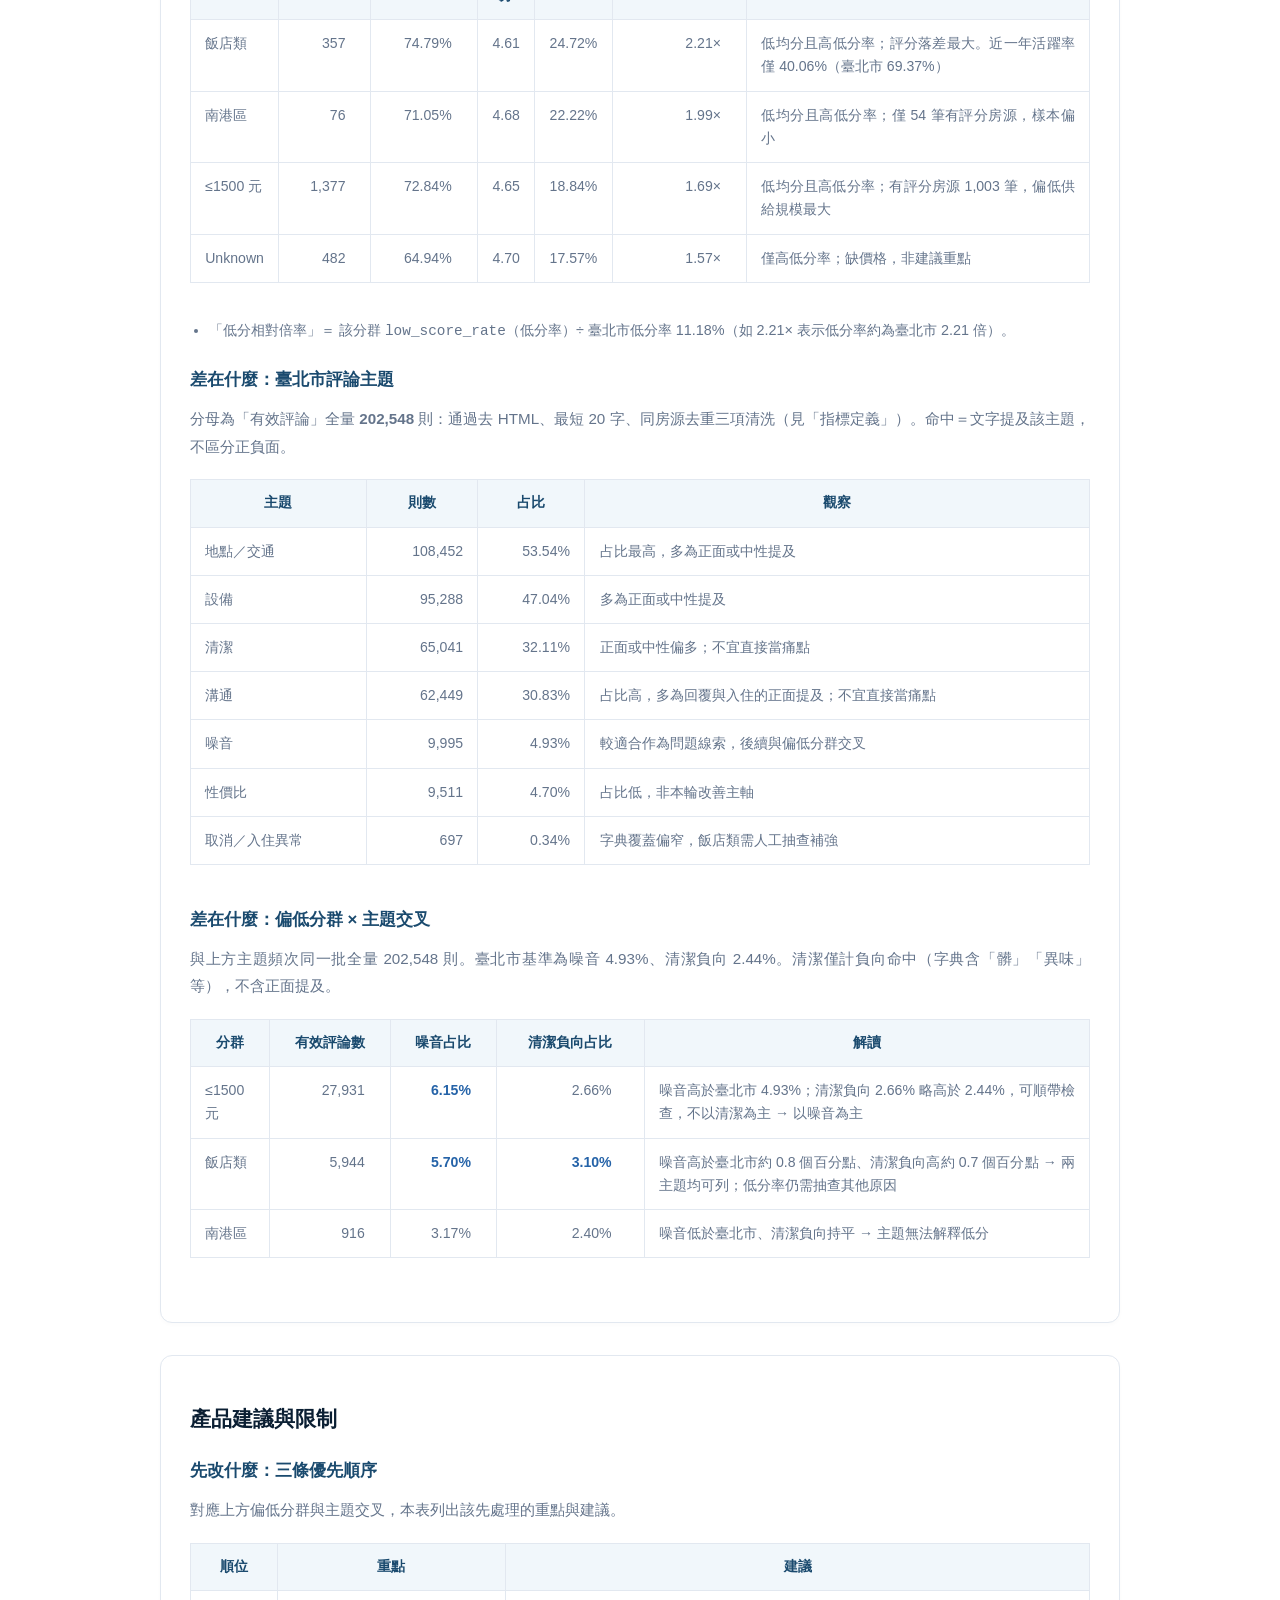
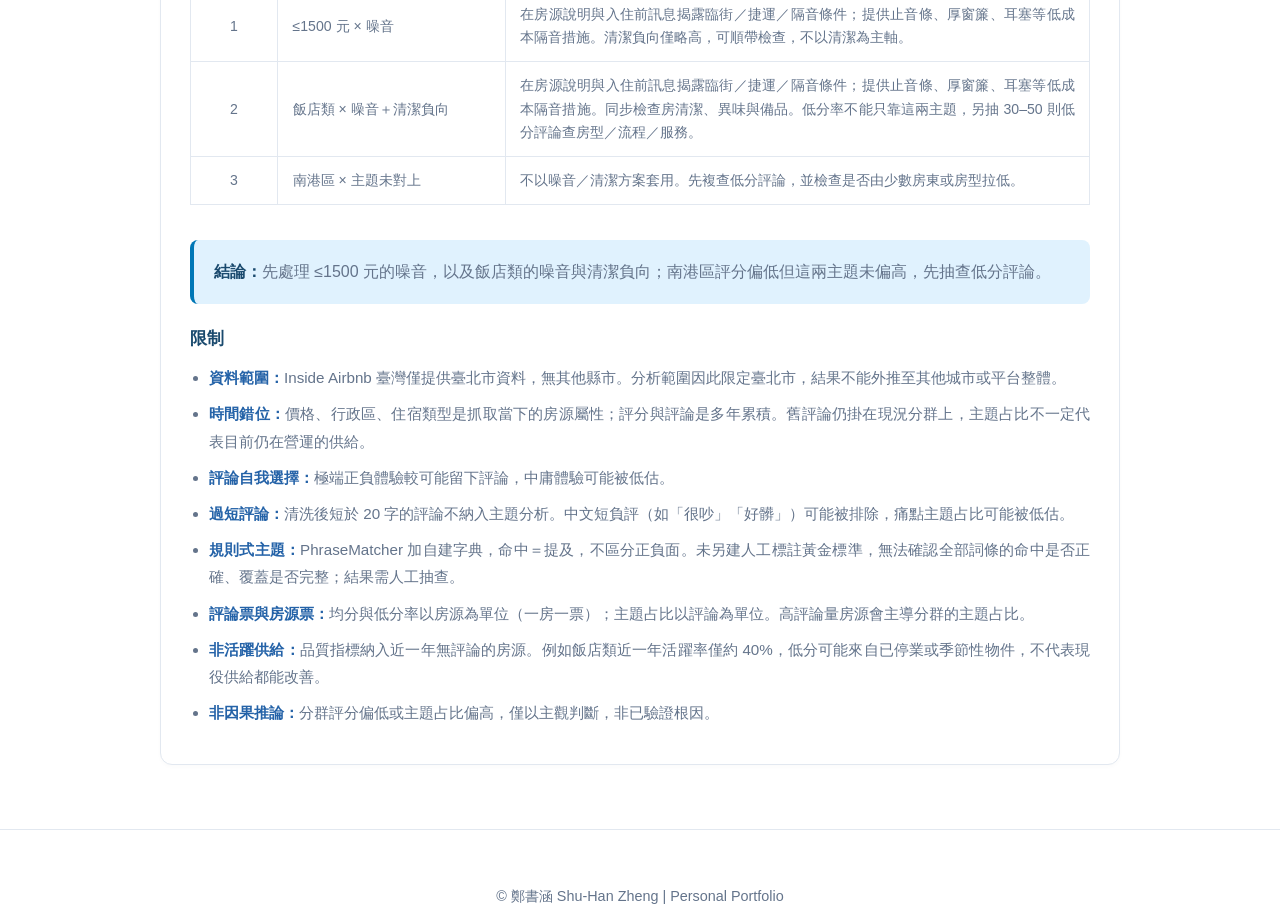
<file: airbnb.html>
<!DOCTYPE html>
<html lang="zh-TW">
<head>
    <meta charset="UTF-8">
    <meta name="viewport" content="width=device-width, initial-scale=1.0">
    <meta name="description" content="Airbnb 房源品質與評論洞察 — 以臺灣（臺北市）Inside Airbnb 公開資料為例，用 SQL／pandas／spaCy／Power BI 釐清哪裡差、差在什麼、先改什麼">
    <title>airbnb 房源品質與評論洞察 | 鄭書涵 Portfolio</title>

    <link rel="stylesheet" href="https://cdnjs.cloudflare.com/ajax/libs/font-awesome/6.4.0/css/all.min.css">
    <link rel="stylesheet" href="css/variables.css">
    <link rel="stylesheet" href="css/base.css">
    <link rel="stylesheet" href="css/components.css">
    <link rel="stylesheet" href="css/project.css">

    <script type="application/ld+json">
    {
        "@context": "https://schema.org",
        "@type": "CreativeWork",
        "name": "airbnb 房源品質與評論洞察",
        "author": { "@type": "Person", "name": "鄭書涵 Shu-Han Zheng" },
        "description": "以臺灣（臺北市）Inside Airbnb 公開資料為例，用 SQL／pandas／spaCy／Power BI 釐清哪裡差、差在什麼、先改什麼，產出可驗證的改善優先順序",
        "keywords": ["Python", "pandas", "DuckDB", "SQL", "spaCy", "Power BI", "Text Mining", "Data Cleaning", "Product Quality Metrics"]
    }
    </script>

    <style>
        .subsection-title {
            margin: 1.4rem 0 0.7rem 0;
            font-size: 1.05rem;
            font-weight: 700;
            color: var(--text-level-2);
        }
        .table-scroll {
            width: 100%;
            overflow-x: auto;
            -webkit-overflow-scrolling: touch;
            margin: 0.5rem 0 1rem 0;
        }
        .poc-table {
            width: 100%;
            border-collapse: collapse;
            margin: 0.4rem 0 1.2rem 0;
            font-size: 0.88rem;
            min-width: 560px;
        }
        .poc-table th,
        .poc-table td {
            padding: 0.75rem 0.9rem;
            border: 1px solid var(--border-color);
            vertical-align: top;
            line-height: 1.65;
        }
        .poc-table th {
            background: var(--surface-soft);
            color: var(--text-level-2);
            font-weight: 700;
            font-size: 0.85rem;
            text-align: center;
            vertical-align: middle;
        }
        .poc-table td {
            color: var(--text-level-4);
            text-align: justify;
            text-justify: inter-ideograph;
        }
        .poc-table td strong,
        .poc-table th strong {
            color: var(--text-level-3);
        }
        .poc-table .cell-list {
            margin: 0.4rem 0 0.55rem 0;
            padding-left: 1.4em;
            text-align: left;
        }
        .poc-table .cell-list li {
            margin-bottom: 0.4rem;
        }
        .poc-table .cell-list li:last-child {
            margin-bottom: 0;
        }
        .poc-table--definitions th:first-child,
        .poc-table--definitions td:first-child {
            width: 5rem;
            white-space: nowrap;
            text-align: center;
            vertical-align: middle;
        }
        .poc-table--metrics th:first-child,
        .poc-table--metrics td:first-child {
            width: 15%;
        }
        .poc-table--equal {
            table-layout: fixed;
        }
        .poc-table--equal th,
        .poc-table--equal td {
            width: 50%;
        }
        .poc-table--scope th:first-child,
        .poc-table--scope td:first-child {
            width: 7rem;
            white-space: nowrap;
            text-align: center;
            vertical-align: middle;
        }
        .poc-table--recommend {
            table-layout: fixed;
        }
        .poc-table--recommend th:first-child,
        .poc-table--recommend td:first-child {
            width: 3.6rem;
            text-align: center;
            vertical-align: middle;
            white-space: nowrap;
        }
        .poc-table--recommend th:nth-child(2) {
            width: 22%;
        }
        .poc-table--recommend td:nth-child(2) {
            width: 22%;
            white-space: normal;
            overflow-wrap: anywhere;
            word-break: break-word;
            text-align: left;
            vertical-align: middle;
        }
        .poc-table--recommend th:nth-child(3),
        .poc-table--recommend td:nth-child(3) {
            width: calc(100% - 3.6rem - 22%);
        }
        .poc-table--segments th:nth-child(2),
        .poc-table--segments td:nth-child(2),
        .poc-table--segments th:nth-child(3),
        .poc-table--segments td:nth-child(3),
        .poc-table--segments th:nth-child(6),
        .poc-table--segments td:nth-child(6) {
            padding-left: calc(0.9rem + 0.75em);
            padding-right: calc(0.9rem + 0.75em);
            white-space: nowrap;
        }
        .poc-table--crosstab th:nth-child(2),
        .poc-table--crosstab td:nth-child(2),
        .poc-table--crosstab th:nth-child(3),
        .poc-table--crosstab td:nth-child(3) {
            padding-left: calc(0.9rem + 0.75em);
            padding-right: calc(0.9rem + 0.75em);
            white-space: nowrap;
        }
        .poc-table--crosstab th:nth-child(4),
        .poc-table--crosstab td:nth-child(4) {
            padding-left: calc(0.9rem + 1.25em);
            padding-right: calc(0.9rem + 1.25em);
            white-space: nowrap;
        }
        .poc-table .num {
            text-align: right;
            font-variant-numeric: tabular-nums;
            white-space: nowrap;
        }
        .poc-table .center {
            text-align: center;
            vertical-align: middle;
        }
        .poc-table--pending td {
            text-align: center;
            vertical-align: middle;
        }
        .poc-table--pending th:first-child,
        .poc-table--pending td:first-child {
            text-align: left;
        }
        .pending-cell {
            color: var(--text-muted);
            font-style: italic;
            font-size: 0.85rem;
        }
        .pending-badge {
            display: inline-flex;
            align-items: center;
            gap: 0.35rem;
            background: var(--surface-soft);
            border: 1px solid var(--border-color);
            color: var(--text-muted);
            font-size: 0.78rem;
            font-weight: 600;
            padding: 0.2rem 0.65rem;
            border-radius: 12px;
            margin-left: 0.6rem;
            vertical-align: middle;
        }
        .pending-banner {
            background: var(--surface-soft);
            border: 1px dashed var(--border-color);
            border-radius: 8px;
            padding: 0.9rem 1.1rem;
            font-size: 0.88rem;
            color: var(--text-muted);
            line-height: 1.65;
            margin: 0 0 1.2rem 0;
            display: flex;
            align-items: flex-start;
            gap: 0.6rem;
            text-align: justify;
            text-justify: inter-ideograph;
        }
        .pending-banner i {
            color: var(--accent-color);
            margin-top: 0.15rem;
        }
        .note-box {
            background: var(--surface-soft);
            border: 1px solid var(--border-color);
            border-radius: 8px;
            padding: 0.95rem 1.1rem;
            font-size: 0.88rem;
            color: var(--text-muted);
            line-height: 1.65;
            margin: 1rem 0;
            text-align: justify;
            text-justify: inter-ideograph;
        }
        .note-box > strong:first-child {
            display: block;
            color: var(--text-level-2);
            margin-bottom: 0.55rem;
        }
        .note-box ul.details {
            margin: 0;
            color: var(--text-muted);
        }
        .note-box ul.details li:last-child { margin-bottom: 0; }
        .decision-box {
            background: var(--accent-light);
            border-left: 4px solid var(--accent-color);
            border-radius: 8px;
            padding: 1.1rem 1.25rem;
            margin: 1rem 0;
        }
        .decision-box p {
            margin: 0 0 0.6rem 0;
            color: var(--text-level-4);
            line-height: 1.75;
            text-align: justify;
            text-justify: inter-ideograph;
        }
        .decision-box p:last-child { margin-bottom: 0; }
        .decision-box strong { color: var(--text-level-2); }
        .hero-actions {
            display: flex;
            flex-wrap: wrap;
            gap: 0.75rem;
            margin-top: 1.2rem;
        }
        .pbi-embed {
            position: relative;
            width: 100%;
            aspect-ratio: 16 / 10;
            min-height: 22rem;
            margin: 0.5rem 0 1.2rem 0;
            border: 1px solid var(--border-color);
            border-radius: 8px;
            overflow: hidden;
            background: var(--surface-soft);
        }
        .pbi-embed iframe {
            position: absolute;
            inset: 0;
            width: 100%;
            height: 100%;
            border: 0;
        }
        @media (max-width: 768px) {
            .poc-table { font-size: 0.8rem; }
            .poc-table th, .poc-table td { padding: 0.55rem 0.6rem; }
            .pbi-embed { min-height: 16rem; }
        }

        /* 左側大綱：三欄置中，文章在正中，大綱貼在文章左側 */
        .container--with-toc {
            display: grid;
            grid-template-columns: minmax(0, 1fr) minmax(0, 960px) minmax(0, 1fr);
            column-gap: 1.75rem;
            width: 100%;
            max-width: none;
            margin-left: auto;
            margin-right: auto;
            padding-left: 1rem;
            padding-right: 1rem;
            box-sizing: border-box;
            align-items: start;
        }
        .container--with-toc > .project-toc {
            grid-column: 1;
            justify-self: end;
            width: 100%;
            max-width: 20rem;
            position: sticky;
            top: 5.5rem;
            max-height: calc(100vh - 6.5rem);
            overflow-y: auto;
            padding: 0.85rem 0;
            text-align: left;
        }
        .container--with-toc > article {
            grid-column: 2;
            min-width: 0;
            width: 100%;
        }
        .project-toc-label {
            display: block;
            margin: 0 0 0.85rem 0;
            padding: 0;
            font-size: 0.88rem;
            font-weight: 800;
            line-height: 1.35;
            letter-spacing: 0;
            text-transform: none;
            text-align: left;
            color: var(--text-level-1);
            text-decoration: none;
            transition: color 0.2s ease;
        }
        .project-toc-label:hover,
        .project-toc-label.is-active {
            color: var(--accent-color);
        }
        .project-toc-list {
            list-style: none;
            margin: 0;
            padding: 0;
            text-align: left;
        }
        .project-toc-list .project-toc-item > a {
            display: block;
            padding: 0.45rem 0;
            border-left: none;
            color: var(--text-level-4);
            text-decoration: none;
            text-align: left;
            font-size: 0.95rem;
            line-height: 1.4;
            transition: color 0.2s ease;
        }
        .project-toc-list .project-toc-item > a:hover {
            color: var(--accent-color);
            background: transparent;
        }
        .project-toc-list .project-toc-item > a.is-active {
            color: var(--accent-color);
            font-weight: 600;
            background: transparent;
        }
        .project-toc-item {
            margin: 0;
        }
        .project-toc-subs-wrap {
            display: grid;
            grid-template-rows: 0fr;
            transition: grid-template-rows 0.28s ease;
        }
        .project-toc-item:hover .project-toc-subs-wrap,
        .project-toc-item:focus-within .project-toc-subs-wrap {
            grid-template-rows: 1fr;
        }
        .project-toc-subs {
            list-style: none;
            margin: 0;
            padding: 0 0 0 0.75rem;
            overflow: hidden;
            min-height: 0;
        }
        .project-toc-subs li {
            padding: 0;
        }
        .project-toc-subs a {
            display: block;
            padding: 0.2rem 0;
            font-size: 0.82rem;
            line-height: 1.4;
            color: var(--text-muted);
            text-decoration: none;
            transition: color 0.2s ease;
        }
        .project-toc-item:hover .project-toc-subs a,
        .project-toc-item:focus-within .project-toc-subs a {
            color: var(--text-level-4);
        }
        .project-toc-subs a:hover {
            color: var(--accent-color);
        }
        @media (max-width: 1200px) {
            .container--with-toc {
                grid-template-columns: 1fr;
                max-width: 960px;
                margin-left: auto;
                margin-right: auto;
                column-gap: 0;
            }
            .container--with-toc > .project-toc,
            .container--with-toc > article {
                grid-column: 1;
                justify-self: stretch;
                max-width: none;
            }
            .container--with-toc > .project-toc {
                position: static;
                max-height: none;
                overflow: visible;
                margin-bottom: 0.5rem;
                padding: 0.75rem 0 0.85rem;
                border-bottom: 1px solid var(--border-color);
            }
            .project-toc-list .project-toc-item > a {
                font-size: 0.95rem;
            }
            .project-toc-label {
                font-size: 0.88rem;
            }
        }
        .workflow-step-text {
            text-align: justify;
            text-justify: inter-ideograph;
        }
    </style>
</head>
<body>

    <header class="header--with-logo">
        <a href="index.html" class="header-logo">鄭書涵 Shu-Han Zheng</a>
        <nav class="nav-links" aria-label="主要導覽">
            <button id="lang-toggle-btn" class="btn-lang" type="button">
                <i class="fa-solid fa-globe" aria-hidden="true"></i>
                <span id="lang-text">中文</span>
            </button>
        </nav>
    </header>

    <main class="container container--project container--with-toc">
        <nav class="project-toc" aria-label="頁面大綱">
            <a href="#hero" class="project-toc-label" data-lang-zh="airbnb 房源品質與評論洞察" data-lang-en="Airbnb Listing Quality &amp; Review Insights">airbnb 房源品質與評論洞察</a>
            <ul class="project-toc-list">
                <li class="project-toc-item"><a href="#problem" data-lang-zh="問題定義" data-lang-en="Problem Definition">問題定義</a></li>
                <li class="project-toc-item"><a href="#metrics" data-lang-zh="指標定義" data-lang-en="Metric Definitions">指標定義</a></li>
                <li class="project-toc-item"><a href="#method" data-lang-zh="資料與方法" data-lang-en="Data &amp; Methods">資料與方法</a></li>
                <li class="project-toc-item"><a href="#dashboard" data-lang-zh="Power BI 儀表板" data-lang-en="Power BI Dashboard">Power BI 儀表板</a></li>
                <li class="project-toc-item"><a href="#findings" data-lang-zh="關鍵發現" data-lang-en="Key Findings">關鍵發現</a></li>
                <li class="project-toc-item"><a href="#recommend" data-lang-zh="產品建議與限制" data-lang-en="Recommendations &amp; Limitations">產品建議與限制</a></li>
            </ul>
        </nav>
        <article>
            <section id="hero" class="hero-project" aria-labelledby="airbnb-title">
                <p class="hero-project-brand" data-lang-zh="資料分析 × 文字探勘" data-lang-en="Data Analysis × Text Mining">資料分析 × 文字探勘</p>
                <h1 id="airbnb-title" data-lang-zh="airbnb 房源品質與評論洞察" data-lang-en="Airbnb Listing Quality &amp; Review Insights">airbnb 房源品質與評論洞察</h1>
                <p data-lang-zh="同一城市內，房源在不同行政區、價格帶、住宿類型上的品質表現並不一致。打開資料雖能看到評分與評論，但未經分群對照與主題歸納前，仍不容易一次看清哪裡差、差在什麼、該先改什麼。" data-lang-en="Within the same city, listing quality is not consistent across districts, price bands, and stay categories. Ratings and reviews are visible in the data, but without segment comparison and theme summary it is still hard to see, at a glance, where quality is weak, what is driving it, and what to fix first.">同一城市內，房源在不同行政區、價格帶、住宿類型上的品質表現並不一致。打開資料雖能看到評分與評論，但未經分群對照與主題歸納前，仍不容易一次看清哪裡差、差在什麼、該先改什麼。</p>
                <p data-lang-zh="本專案以臺灣（臺北市）為例，使用 Inside Airbnb 公開資料，應用 DuckDB／pandas (Python) 計算可重現的品質指標、spaCy (Python) 抽取評論主題，並以 Power BI 呈現品質指標、分群落差與評論主題，再分析評分與評論內容，給出改善優先順序。" data-lang-en="Taking Taipei, Taiwan as the case, this project uses public Inside Airbnb data. DuckDB / pandas (Python) compute reproducible quality metrics, spaCy (Python) extracts review themes, and Power BI presents quality metrics, segment gaps, and review themes. Ratings and review text are then analyzed to produce an improvement priority.">本專案以臺灣（臺北市）為例，使用 Inside Airbnb 公開資料，應用 DuckDB／pandas (Python) 計算可重現的品質指標、spaCy (Python) 抽取評論主題，並以 Power BI 呈現品質指標、分群落差與評論主題，再分析評分與評論內容，給出改善優先順序。</p>
                <div class="tag-group">
                    <span class="tag">Python</span>
                    <span class="tag">SQL</span>
                    <span class="tag">Power BI</span>
                    <span class="tag">pandas</span>
                    <span class="tag">spaCy</span>
                    <span class="tag">DuckDB</span>
                </div>
                <div class="hero-actions">
                    <a class="btn-toggle-auto" href="https://github.com/dearsloth/airbnb-quality-diagnostic" target="_blank" rel="noopener noreferrer">
                        <i class="fa-brands fa-github" aria-hidden="true"></i>
                        <span data-lang-zh="查看程式碼（GitHub）" data-lang-en="View code (GitHub)">查看程式碼（GitHub）</span>
                    </a>
                </div>
            </section>

            <!-- 01 問題定義 -->
            <section id="problem" class="timeline-card">
                <h2 class="stage-title"><span data-lang-zh="問題定義" data-lang-en="Problem Definition">問題定義</span></h2>
                <ul class="details">
                    <li data-lang-zh="<strong>問題：</strong>各房源的評分與評論雖可見，但缺少品質指標與主題分類，無法有效判斷哪裡差、差在什麼、先改什麼。" data-lang-en="<strong>Problem:</strong> Ratings and reviews are visible for each listing, but without quality metrics and theme categories it is hard to judge where quality is weak, what is driving it, and what to fix first."><strong>問題：</strong>各房源的評分與評論雖可見，但缺少品質指標與主題分類，無法有效判斷哪裡差、差在什麼、先改什麼。</li>
                    <li data-lang-zh="<strong>目標：</strong>找出評分偏弱的行政區／價格帶／住宿類型、歸納評論的主要主題，並排出 2～3 個該先改善的重點與驗證方式。" data-lang-en="<strong>Goal:</strong> Identify districts, price bands, and stay categories with weaker ratings, summarize the main review themes, and rank 2–3 improvement priorities with a way to validate them."><strong>目標：</strong>找出評分偏弱的行政區／價格帶／住宿類型、歸納評論的主要主題，並排出 2～3 個該先改善的重點與驗證方式。</li>
                </ul>

                <h3 class="subsection-title" data-lang-zh="成功標準" data-lang-en="Success Criteria">成功標準</h3>
                <ul class="details">
                    <li data-lang-zh="<strong>分群品質對比：</strong>產出臺北市品質指標彙總表，並比較行政區／價格帶／住宿類型，標出品質明顯偏低的分群。" data-lang-en="<strong>Segment quality comparison:</strong> Produce a Taipei quality-metrics summary, compare districts / price bands / stay categories, and flag clearly underperforming segments."><strong>分群品質對比：</strong>產出臺北市品質指標彙總表，並比較行政區／價格帶／住宿類型，標出品質明顯偏低的分群。</li>
                    <li data-lang-zh="<strong>評論主題歸納：</strong>以 spaCy 產出評論主題頻次表（如清潔、噪音等），並附上分析規則。" data-lang-en="<strong>Review theme summary:</strong> Produce a spaCy review-theme frequency table (e.g. cleanliness, noise) and document the analysis rules."><strong>評論主題歸納：</strong>以 spaCy 產出評論主題頻次表（如清潔、噪音等），並附上分析規則。</li>
                    <li data-lang-zh="<strong>改善優先順序：</strong>提出 2～3 個該先改善的重點（例如某價格帶的噪音問題），並說明假設與如何驗證。" data-lang-en="<strong>Improvement priority:</strong> Propose 2–3 priorities to fix first (e.g. noise in a given price band), with the assumption and a way to validate it."><strong>改善優先順序：</strong>提出 2～3 個該先改善的重點（例如某價格帶的噪音問題），並說明假設與如何驗證。</li>
                    <li data-lang-zh="<strong>分析可重現性：</strong>產出至少 2～3 條可重跑的 SQL 查詢，以及可重跑的 pandas／spaCy 分析程式碼。" data-lang-en="<strong>Reproducibility:</strong> Produce at least 2–3 SQL queries that can be re-run, plus pandas / spaCy analysis code that can be re-run."><strong>分析可重現性：</strong>產出至少 2～3 條可重跑的 SQL 查詢，以及可重跑的 pandas／spaCy 分析程式碼。</li>
                </ul>

                <h3 class="subsection-title" data-lang-zh="範圍界定" data-lang-en="Scope">範圍界定</h3>
                <p class="stage-text" data-lang-zh="以下用範圍內／範圍外標示本專案交付邊界，範圍內聚焦能回答「哪裡差、差在什麼、先改什麼」的分析與呈現；範圍外則留給後續專案或需額外實驗才能驗證的工作。" data-lang-en="The in-scope / out-of-scope table below marks this project’s delivery boundary. In-scope work focuses on analysis and presentation that can answer where quality is weak, what is driving it, and what to fix first. Out-of-scope items are left for later projects, or for work that needs additional experiments to validate.">以下用範圍內／範圍外標示本專案交付邊界，範圍內聚焦能回答「哪裡差、差在什麼、先改什麼」的分析與呈現；範圍外則留給後續專案或需額外實驗才能驗證的工作。</p>
                <div class="table-scroll">
                    <table class="poc-table poc-table--scope">
                        <thead>
                            <tr>
                                <th data-lang-zh="範圍" data-lang-en="Scope">範圍</th>
                                <th data-lang-zh="內容" data-lang-en="Content">內容</th>
                            </tr>
                        </thead>
                        <tbody>
                            <tr>
                                <td><strong data-lang-zh="範圍內" data-lang-en="In scope">範圍內</strong></td>
                                <td data-lang-zh="資料清洗與整合、SQL／pandas 彙總查詢與交叉核對、品質指標定義、行政區／價格帶／住宿類型分群比較、spaCy 評論主題抽取、Power BI 呈現、產品建議" data-lang-en="Data cleaning and integration; SQL / pandas summary queries with a cross-check; quality-metric definitions; district / price-band / stay-category comparison; spaCy review-theme extraction; Power BI presentation; product recommendations">資料清洗與整合、SQL／pandas 彙總查詢與交叉核對、品質指標定義、行政區／價格帶／住宿類型分群比較、spaCy 評論主題抽取、Power BI 呈現、產品建議</td>
                            </tr>
                            <tr>
                                <td><strong data-lang-zh="範圍外" data-lang-en="Out of scope">範圍外</strong></td>
                                <td data-lang-zh="定價或推薦模型、即時資料擷取、跨城市比較、A/B 測試設計與執行、因果推論" data-lang-en="Pricing or recommendation models; real-time data collection; cross-city comparison; A/B test design or execution; causal inference">定價或推薦模型、即時資料擷取、跨城市比較、A/B 測試設計與執行、因果推論</td>
                            </tr>
                        </tbody>
                    </table>
                </div>
            </section>

            <!-- 02 指標定義 -->
            <section id="metrics" class="timeline-card">
                <h2 class="stage-title"><span data-lang-zh="指標定義" data-lang-en="Metric Definitions">指標定義</span></h2>
                <p class="stage-text" data-lang-zh="除非特別標示，品質指標欄位皆來自 <code>listings</code> 表；評論文字與主題指標來自 <code>reviews</code> 表。" data-lang-en="Unless noted otherwise, quality-metric fields come from the <code>listings</code> table; review text and theme metrics come from the <code>reviews</code> table.">除非特別標示，品質指標欄位皆來自 <code>listings</code> 表；評論文字與主題指標來自 <code>reviews</code> 表。</p>

                <h3 class="subsection-title" data-lang-zh="分析單位" data-lang-en="Unit of analysis">分析單位</h3>
                <div class="table-scroll">
                    <table class="poc-table poc-table--definitions">
                        <thead>
                            <tr>
                                <th data-lang-zh="單位" data-lang-en="Unit">單位</th>
                                <th data-lang-zh="對應欄位" data-lang-en="Source field">對應欄位</th>
                                <th data-lang-zh="定義" data-lang-en="Definition">定義</th>
                            </tr>
                        </thead>
                        <tbody>
                            <tr>
                                <td data-lang-zh="房源" data-lang-en="Listing"><strong>房源</strong></td>
                                <td ><code>listings.id</code></td>
                                <td data-lang-zh="一列代表一筆房源。品質指標與分群比較都以房源為單位計算。" data-lang-en="One row is one listing. Quality metrics and segment comparisons are calculated per listing.">一列代表一筆房源。品質指標與分群比較都以房源為單位計算。</td>
                            </tr>
                            <tr>
                                <td data-lang-zh="評論" data-lang-en="Review"><strong>評論</strong></td>
                                <td><code>reviews.id</code></td>
                                <td data-lang-zh="一列代表一則評論。主題抽取與主題占比都以單則評論為單位計算。" data-lang-en="One row is one review. Theme extraction and theme share are calculated per review.">一列代表一則評論。主題抽取與主題占比都以單則評論為單位計算。</td>
                            </tr>
                        </tbody>
                    </table>
                </div>

                <h3 class="subsection-title" data-lang-zh="分群維度" data-lang-en="Segmentation dimensions">分群維度</h3>
                <div class="table-scroll">
                    <table class="poc-table poc-table--metrics">
                        <thead>
                            <tr>
                                <th data-lang-zh="維度" data-lang-en="Dimension">維度</th>
                                <th data-lang-zh="對應欄位" data-lang-en="Source field">對應欄位</th>
                                <th data-lang-zh="定義" data-lang-en="Definition">定義</th>
                            </tr>
                        </thead>
                        <tbody>
                            <tr>
                                <td data-lang-zh="行政區" data-lang-en="District">行政區</td>
                                <td><code>listings.neighbourhood_cleansed</code></td>
                                <td data-lang-zh="以清洗後的臺北市行政區切分（如大安區、中山區）。不用原始 <code>neighbourhood</code>，因其為較細、命名不一致的區域名。" data-lang-en="Split by cleaned Taipei administrative district (e.g. Da’an, Zhongshan). The raw <code>neighbourhood</code> field is not used: it is finer-grained and named inconsistently.">以清洗後的臺北市行政區切分（如大安區、中山區）。不用原始 <code>neighbourhood</code>，因其為較細、命名不一致的區域名。</td>
                            </tr>
                            <tr>
                                <td data-lang-zh="價格帶" data-lang-en="Price band">價格帶</td>
                                <td><code>listings.price</code></td>
                                <td data-lang-zh="每晚價格轉成數值後分成四區間：≤1500、1501–2500、2501–4000、&gt;4000。缺值標為 Unknown，不列入改善重點。" data-lang-en="Nightly price is converted to numeric, then binned into ≤1500, 1501–2500, 2501–4000, and &gt;4000. Missing values are labeled Unknown and excluded from improvement priorities.">每晚價格轉成數值後分成四區間：≤1500、1501–2500、2501–4000、&gt;4000。缺值標為 Unknown，不列入改善重點。</td>
                            </tr>
                            <tr>
                                <td data-lang-zh="住宿類型" data-lang-en="Stay category">住宿類型</td>
                                <td><code>listings.property_type</code> + <code>listings.room_type</code></td>
                                <td data-lang-zh="由房源類型（如 hotel、apartment）與房間類型（如 entire home、private room）歸類成四類。同一房源若符合多類，依合宿類 → 飯店類 → 民宿類 → 住宅類取第一個命中。" data-lang-en="Mapped from property type (e.g. hotel, apartment) and room type (e.g. entire home, private room) into four categories. If a listing matches more than one, the first hit in this order is used: shared-stay → hotel → B&amp;B → residential.">由房源類型（如 hotel、apartment）與房間類型（如 entire home、private room）歸類成四類。同一房源若符合多類，依合宿類 → 飯店類 → 民宿類 → 住宅類取第一個命中。</td>
                            </tr>
                        </tbody>
                    </table>
                </div>

                <h3 class="subsection-title" data-lang-zh="房源品質指標" data-lang-en="Listing quality metrics">房源品質指標</h3>
                <div class="table-scroll">
                    <table class="poc-table poc-table--metrics">
                        <thead>
                            <tr>
                                <th data-lang-zh="指標" data-lang-en="Metric">指標</th>
                                <th data-lang-zh="計算方式（對應欄位）" data-lang-en="How it is calculated (fields)">計算方式（對應欄位）</th>
                                <th data-lang-zh="產品意義" data-lang-en="Why it matters">產品意義</th>
                            </tr>
                        </thead>
                        <tbody>
                            <tr>
                                <td data-lang-zh="有評論率" data-lang-en="Review coverage">有評論率</td>
                                <td data-lang-zh="<code>listings.number_of_reviews</code>（該房源累計評論則數）≥ 1 的房源數 ÷ 全部房源數" data-lang-en="Number of listings where <code>listings.number_of_reviews</code> (lifetime review count) ≥ 1, divided by all listings"><code>listings.number_of_reviews</code>（該房源累計評論則數）≥ 1 的房源數 ÷ 全部房源數</td>
                                <td data-lang-zh="有多少房源曾留下可驗證的住宿回饋。無評論者不應直接解讀為品質差。" data-lang-en="Share of listings with a verifiable stay record. No reviews should not be read as poor quality.">有多少房源曾留下可驗證的住宿回饋。無評論者不應直接解讀為品質差。</td>
                            </tr>
                            <tr>
                                <td data-lang-zh="近一年活躍率" data-lang-en="12-month activity rate">近一年活躍率</td>
                                <td data-lang-zh="<code>listings.number_of_reviews_ltm</code>（近 12 個月評論則數）≥ 1 的房源數 ÷ 全部房源數" data-lang-en="Number of listings where <code>listings.number_of_reviews_ltm</code> (reviews in the last 12 months) ≥ 1, divided by all listings"><code>listings.number_of_reviews_ltm</code>（近 12 個月評論則數）≥ 1 的房源數 ÷ 全部房源數</td>
                                <td data-lang-zh="有多少房源近一年仍有入住。用來區分「曾經營運」與「目前仍活躍」。" data-lang-en="Share of listings with a stay in the last 12 months. Distinguishes listings that once operated from those still active.">有多少房源近一年仍有入住。用來區分「曾經營運」與「目前仍活躍」。</td>
                            </tr>
                            <tr>
                                <td data-lang-zh="均分" data-lang-en="Average rating">均分</td>
                                <td data-lang-zh="<code>listings.review_scores_rating</code>（整體評分）非空的房源，取其平均值" data-lang-en="Mean of <code>listings.review_scores_rating</code> (overall rating) among listings where it is not null"><code>listings.review_scores_rating</code>（整體評分）非空的房源，取其平均值</td>
                                <td data-lang-zh="有評分房源的平均體驗，作為分群比較的主指標。" data-lang-en="Average experience among rated listings; the main metric for segment comparison.">有評分房源的平均體驗，作為分群比較的主指標。</td>
                            </tr>
                            <tr>
                                <td data-lang-zh="低分率" data-lang-en="Low-score rate">低分率</td>
                                <td data-lang-zh="有評分房源中，<code>listings.review_scores_rating</code>（整體評分）&lt; 4.5 的占比；分母＝有評分房源，非全部房源" data-lang-en="Among rated listings, the share with <code>listings.review_scores_rating</code> &lt; 4.5; the denominator is rated listings only, not all listings">有評分房源中，<code>listings.review_scores_rating</code>（整體評分）&lt; 4.5 的占比；分母＝有評分房源，非全部房源</td>
                                <td data-lang-zh="有評分房源中，評分明顯偏低的占比。用來看出問題供給有多大，補均分看不見的尾部。" data-lang-en="Share of rated listings with a clearly weak score. Shows how large the problem supply is—the tail that the average conceals.">有評分房源中，評分明顯偏低的占比。用來看出問題供給有多大，補均分看不見的尾部。</td>
                            </tr>
                            <tr>
                                <td data-lang-zh="超讚房東占比" data-lang-en="Superhost share">超讚房東占比</td>
                                <td data-lang-zh="<code>listings.host_is_superhost</code>（是否為超讚房東）為 <code>t</code> 的房源數 ÷ 全部房源數" data-lang-en="Number of listings where <code>listings.host_is_superhost</code> (superhost flag) is <code>t</code>, divided by all listings"><code>listings.host_is_superhost</code>（是否為超讚房東）為 <code>t</code> 的房源數 ÷ 全部房源數</td>
                                <td data-lang-zh="平台認證的間接品質指標，不作為主結論依據。" data-lang-en="A platform-badge proxy for quality; not used as the basis for main conclusions.">平台認證的間接品質指標，不作為主結論依據。</td>
                            </tr>
                        </tbody>
                    </table>
                </div>

                <h3 class="subsection-title" data-lang-zh="偏低分群標記" data-lang-en="Flagging underperforming segments">偏低分群標記</h3>
                <p class="stage-text" data-lang-zh="納入比較的分群，須有評分房源數 ≥ 30（<code>listings.review_scores_rating</code>（整體評分）非空）。符合下列任一規則即標記為偏低，皆相對臺北市基準（均分 4.743、低分率 11.18%）。" data-lang-en="A segment is included in the comparison only if it has at least 30 rated listings (<code>listings.review_scores_rating</code> is not null). It is flagged as underperforming if either rule below is met. Both comparisons are relative to the Taipei baseline (average rating 4.743, low-score rate 11.18%).">納入比較的分群，須有評分房源數 ≥ 30（<code>listings.review_scores_rating</code>（整體評分）非空）。符合下列任一規則即標記為偏低，皆相對臺北市基準（均分 4.743、低分率 11.18%）。</p>
                <div class="table-scroll">
                    <table class="poc-table poc-table--metrics">
                        <thead>
                            <tr>
                                <th data-lang-zh="規則" data-lang-en="Rule">規則</th>
                                <th data-lang-zh="定義" data-lang-en="Definition">定義</th>
                            </tr>
                        </thead>
                        <tbody>
                            <tr>
                                <td data-lang-zh="低分門檻" data-lang-en="Low-score threshold">低分門檻</td>
                                <td data-lang-zh="<code>listings.review_scores_rating</code>（整體評分）&lt; 4.5 即視為低分" data-lang-en="<code>listings.review_scores_rating</code> (overall rating) &lt; 4.5 counts as low"><code>listings.review_scores_rating</code>（整體評分）&lt; 4.5 即視為低分</td>
                            </tr>
                            <tr>
                                <td data-lang-zh="有評分房源數" data-lang-en="Rated-listing minimum">有評分房源數</td>
                                <td data-lang-zh="分群內 <code>listings.review_scores_rating</code>（整體評分）非空的房源數 ≥ 30" data-lang-en="The segment must have ≥ 30 listings with a non-null <code>listings.review_scores_rating</code> (overall rating)">分群內 <code>listings.review_scores_rating</code>（整體評分）非空的房源數 ≥ 30</td>
                            </tr>
                            <tr>
                                <td data-lang-zh="低均分" data-lang-en="Low average rating">低均分</td>
                                <td data-lang-zh="分群 <code>avg_rating</code>（均分）≤ 臺北市均分 − 0.05" data-lang-en="Segment <code>avg_rating</code> (average rating) ≤ Taipei average − 0.05">分群 <code>avg_rating</code>（均分）≤ 臺北市均分 − 0.05</td>
                            </tr>
                            <tr>
                                <td data-lang-zh="高低分率" data-lang-en="Elevated low-score rate">高低分率</td>
                                <td data-lang-zh="分群 <code>low_score_rate</code>（低分率）≥ 臺北市低分率 × 1.3（約 14.5%）" data-lang-en="Segment <code>low_score_rate</code> (low-score rate) ≥ Taipei low-score rate × 1.3 (about 14.5%)">分群 <code>low_score_rate</code>（低分率）≥ 臺北市低分率 × 1.3（約 14.5%）</td>
                            </tr>
                        </tbody>
                    </table>
                </div>

                <h3 class="subsection-title" data-lang-zh="主題評分（輔助解讀）" data-lang-en="Theme scores (supporting only)">主題評分（輔助解讀）</h3>
                <p class="stage-text" data-lang-zh="Airbnb 平台既有的主題評分，非 spaCy 抽取結果。僅供與評論主題交叉對照；主結論以 <code>listings.review_scores_rating</code>（整體評分）與 <code>reviews.comments</code> （評論全文）的主題占比為準。" data-lang-en="These are Airbnb’s existing theme scores, not spaCy output. They are used only to cross-check review themes. Main conclusions use <code>listings.review_scores_rating</code> (overall rating) and theme share from <code>reviews.comments</code> (review text).">Airbnb 平台既有的主題評分，非 spaCy 抽取結果。僅供與評論主題交叉對照；主結論以 <code>listings.review_scores_rating</code>（整體評分）與 <code>reviews.comments</code> （評論全文）的主題占比為準。</p>
                <div class="table-scroll">
                    <table class="poc-table poc-table--equal">
                        <thead>
                            <tr>
                                <th data-lang-zh="欄位" data-lang-en="Field">欄位</th>
                                <th data-lang-zh="說明" data-lang-en="Description">說明</th>
                            </tr>
                        </thead>
                        <tbody>
                            <tr>
                                <td><code>listings.review_scores_cleanliness</code></td>
                                <td data-lang-zh="清潔主題評分" data-lang-en="Cleanliness theme score">清潔主題評分</td>
                            </tr>
                            <tr>
                                <td><code>listings.review_scores_communication</code></td>
                                <td data-lang-zh="溝通主題評分" data-lang-en="Communication theme score">溝通主題評分</td>
                            </tr>
                            <tr>
                                <td><code>listings.review_scores_checkin</code></td>
                                <td data-lang-zh="入住主題評分" data-lang-en="Check-in theme score">入住主題評分</td>
                            </tr>
                            <tr>
                                <td><code>listings.review_scores_location</code></td>
                                <td data-lang-zh="位置主題評分" data-lang-en="Location theme score">位置主題評分</td>
                            </tr>
                            <tr>
                                <td><code>listings.review_scores_value</code></td>
                                <td data-lang-zh="性價比主題評分" data-lang-en="Value theme score">性價比主題評分</td>
                            </tr>
                            <tr>
                                <td><code>listings.review_scores_accuracy</code></td>
                                <td data-lang-zh="描述準確度主題評分" data-lang-en="Accuracy theme score">描述準確度主題評分</td>
                            </tr>
                        </tbody>
                    </table>
                </div>

                <h3 class="subsection-title" data-lang-zh="評論主題指標" data-lang-en="Review theme metrics">評論主題指標</h3>
                <div class="table-scroll">
                    <table class="poc-table poc-table--metrics">
                        <thead>
                            <tr>
                                <th data-lang-zh="指標" data-lang-en="Metric">指標</th>
                                <th data-lang-zh="計算方式（對應欄位）" data-lang-en="How it is calculated (fields)">計算方式（對應欄位）</th>
                            </tr>
                        </thead>
                        <tbody>
                            <tr>
                                <td data-lang-zh="有效分析評論" data-lang-en="Eligible reviews">有效分析評論</td>
                                <td data-lang-zh="<code>reviews.comments</code>（評論全文）依序通過三項規則：<ol class='cell-list'><li>去 HTML 並收攏空白</li><li>清洗後長度 ≥ <code>min_comment_chars</code>（最短字元數，預設 20）</li><li>同一 <code>reviews.listing_id</code>（對應房源 ID）的重複全文只留一則</li></ol>通過者為有效評論，作為主題占比分母。" data-lang-en="<code>reviews.comments</code> (review text) must pass three rules in order:<ol class='cell-list'><li>Strip HTML and collapse whitespace</li><li>Cleaned length ≥ <code>min_comment_chars</code> (minimum characters, default 20)</li><li>Keep one copy of identical cleaned text per <code>reviews.listing_id</code> (listing ID)</li></ol>Reviews that pass are eligible reviews and form the theme-share denominator."><code>reviews.comments</code>（評論全文）依序通過三項規則：<ol class="cell-list"><li>去 HTML 並收攏空白</li><li>清洗後長度 ≥ <code>min_comment_chars</code>（最短字元數，預設 20）</li><li>同一 <code>reviews.listing_id</code>（對應房源 ID）的重複全文只留一則</li></ol>通過者為有效評論，作為主題占比分母。</td>
                            </tr>
                            <tr>
                                <td data-lang-zh="主題占比" data-lang-en="Theme share">主題占比</td>
                                <td data-lang-zh="某主題命中則數 ÷ 有效評論數。同一則評論同一主題最多計 1 次，可同時命中多個主題。命中指文字提及，不區分正負面。分群時以 <code>reviews.listing_id</code>（對應房源 ID）關聯 <code>listings</code>（房源表）的行政區、價格帶、住宿類型。" data-lang-en="Theme hit count ÷ eligible reviews. Each theme counts at most once per review; a review may hit more than one theme. A hit means the theme is mentioned, not necessarily negative. For segments, <code>reviews.listing_id</code> (listing ID) is joined to district, price band, and stay category on <code>listings</code> (listings table).">某主題命中則數 ÷ 有效評論數。同一則評論同一主題最多計 1 次，可同時命中多個主題。命中指文字提及，不區分正負面。分群時以 <code>reviews.listing_id</code>（對應房源 ID）關聯 <code>listings</code>（房源表）的行政區、價格帶、住宿類型。</td>
                            </tr>
                        </tbody>
                    </table>
                </div>

                <div class="note-box">
                    <strong data-lang-zh="定義選擇與假設" data-lang-en="Definition choices and assumptions">定義選擇與假設</strong>
                    <ul class="details">
                        <li data-lang-zh="品質指標以 <code>listings.id</code>（房源 ID）為單位計算；評論以 <code>reviews.listing_id</code>（對應房源 ID）關聯。分群比較另設有評分房源數 ≥ 30，避免小樣本扭曲平均。" data-lang-en="Quality metrics are computed per <code>listings.id</code> (listing ID); reviews join on <code>reviews.listing_id</code> (listing ID). Segment comparisons also require ≥ 30 rated listings, to avoid small-sample distortion of averages.">品質指標以 <code>listings.id</code>（房源 ID）為單位計算；評論以 <code>reviews.listing_id</code>（對應房源 ID）關聯。分群比較另設有評分房源數 ≥ 30，避免小樣本扭曲平均。</li>
                        <li data-lang-zh="<code>listings.number_of_reviews</code>（累計評論則數）為 0 不視為品質差，與低 <code>listings.review_scores_rating</code>（整體評分）分開解讀。" data-lang-en="<code>listings.number_of_reviews</code> (lifetime review count) of 0 is not treated as poor quality, and is read separately from a low <code>listings.review_scores_rating</code> (overall rating)."><code>listings.number_of_reviews</code>（累計評論則數）為 0 不視為品質差，與低 <code>listings.review_scores_rating</code>（整體評分）分開解讀。</li>
                        <li data-lang-zh="行政區用 <code>listings.neighbourhood_cleansed</code>（清洗後行政區），不用原始 <code>neighbourhood</code>（細分區域名）。" data-lang-en="Districts use <code>listings.neighbourhood_cleansed</code> (cleaned district), not the raw <code>neighbourhood</code> (sub-area name).">行政區用 <code>listings.neighbourhood_cleansed</code>（清洗後行政區），不用原始 <code>neighbourhood</code>（細分區域名）。</li>
                        <li data-lang-zh="近一年活躍率採 <code>listings.number_of_reviews_ltm</code>（近 12 個月評論則數），不依 <code>reviews.date</code>（評論日期）重算。" data-lang-en="The 12-month activity rate uses <code>listings.number_of_reviews_ltm</code> (reviews in the last 12 months) and is not recomputed from <code>reviews.date</code> (review date).">近一年活躍率採 <code>listings.number_of_reviews_ltm</code>（近 12 個月評論則數），不依 <code>reviews.date</code>（評論日期）重算。</li>
                        <li data-lang-zh="主題由 spaCy PhraseMatcher 加中文字典自 <code>reviews.comments</code>（評論全文）抽取。地點、設備、清潔、溝通的高占比多為正面或中性提及；噪音較適合作為問題線索。" data-lang-en="Themes are extracted from <code>reviews.comments</code> (review text) with spaCy PhraseMatcher plus a Chinese lexicon. High shares for location, amenities, cleanliness, and communication are often positive or neutral mentions; noise is the more useful problem signal.">主題由 spaCy PhraseMatcher 加中文字典自 <code>reviews.comments</code>（評論全文）抽取。地點、設備、清潔、溝通的高占比多為正面或中性提及；噪音較適合作為問題線索。</li>
                    </ul>
                </div>
            </section>

            <!-- 03 資料與方法 -->
            <section id="method" class="timeline-card">
                <h2 class="stage-title"><span data-lang-zh="資料與方法" data-lang-en="Data &amp; Methods">資料與方法</span></h2>

                <h3 class="subsection-title" data-lang-zh="資料來源" data-lang-en="Data source">資料來源</h3>
                <p class="stage-text" data-lang-zh="資料取自 Inside Airbnb 公開資料集，分析範圍為臺北市。房源與評論分別來自 <code>listings.csv</code> 與 <code>reviews.csv</code>；行政區以 <code>listings.neighbourhood_cleansed</code>（清洗後行政區）為準。本資料集含 6,419 筆房源；主題分析以 202,548 則有效評論為分母。" data-lang-en="The data come from a public Inside Airbnb dataset; the analysis covers Taipei. Listings and reviews come from <code>listings.csv</code> and <code>reviews.csv</code>. Districts use <code>listings.neighbourhood_cleansed</code> (cleaned district). This dataset has 6,419 listings; theme analysis uses 202,548 eligible reviews as the denominator.">資料取自 Inside Airbnb 公開資料集，分析範圍為臺北市。房源與評論分別來自 <code>listings.csv</code> 與 <code>reviews.csv</code>；行政區以 <code>listings.neighbourhood_cleansed</code>（清洗後行政區）為準。本資料集含 6,419 筆房源；主題分析以 202,548 則有效評論為分母。</p>
                <div class="table-scroll">
                    <table class="poc-table poc-table--metrics">
                        <thead>
                            <tr>
                                <th data-lang-zh="表 / 欄位" data-lang-en="Table / Field">表 / 欄位</th>
                                <th data-lang-zh="定義" data-lang-en="Definition">定義</th>
                            </tr>
                        </thead>
                        <tbody>
                            <tr>
                                <td><code>listings.id</code></td>
                                <td data-lang-zh="房源主鍵。<code>reviews.listing_id</code>（對應房源 ID）關聯至此。" data-lang-en="Listing primary key. <code>reviews.listing_id</code> (listing ID) references this field.">房源主鍵。<code>reviews.listing_id</code>（對應房源 ID）關聯至此。</td>
                            </tr>
                            <tr>
                                <td><code>listings.neighbourhood_cleansed</code></td>
                                <td data-lang-zh="清洗後行政區（如大安區），作為行政區分群。" data-lang-en="Cleaned district (e.g. Da’an), used for district segments.">清洗後行政區（如大安區），作為行政區分群。</td>
                            </tr>
                            <tr>
                                <td><code>listings.room_type</code> / <code>listings.property_type</code> / <code>listings.price</code></td>
                                <td data-lang-zh="價格轉數值後分區間；房源類型與房間類型對應成住宿類型。" data-lang-en="Price is converted to numeric, then binned. Property type and room type are mapped to stay category.">價格轉數值後分區間；房源類型與房間類型對應成住宿類型。</td>
                            </tr>
                            <tr>
                                <td><code>listings.number_of_reviews</code> / <code>listings.number_of_reviews_ltm</code></td>
                                <td data-lang-zh="累計評論則數／近 12 個月評論則數。皆為 <code>listings</code> 欄位，非 <code>reviews</code> 列數。" data-lang-en="Lifetime review count / last-12-month review count. Both are <code>listings</code> fields, not <code>reviews</code> row counts.">累計評論則數／近 12 個月評論則數。皆為 <code>listings</code> 欄位，非 <code>reviews</code> 列數。</td>
                            </tr>
                            <tr>
                                <td><code>listings.review_scores_rating</code></td>
                                <td data-lang-zh="整體評分，為均分與低分率的來源。" data-lang-en="Overall rating; the source of average rating and low-score rate.">整體評分，為均分與低分率的來源。</td>
                            </tr>
                            <tr>
                                <td><code>listings.host_is_superhost</code></td>
                                <td data-lang-zh="超讚房東標記；<code>t</code> = 是、<code>f</code> = 否。" data-lang-en="Superhost flag; <code>t</code> = yes, <code>f</code> = no.">超讚房東標記；<code>t</code> = 是、<code>f</code> = 否。</td>
                            </tr>
                            <tr>
                                <td><code>reviews.id</code> / <code>reviews.date</code> / <code>reviews.comments</code></td>
                                <td data-lang-zh="主題抽取以全文為輸入；日期經正規化。" data-lang-en="Theme extraction uses the text as input; the date is normalized.">主題抽取以全文為輸入；日期經正規化。</td>
                            </tr>
                        </tbody>
                    </table>
                </div>
                <p class="stage-text" data-lang-zh="來源：<a href='http://insideairbnb.com/get-the-data' target='_blank' rel='noopener noreferrer'>insideairbnb.com/get-the-data</a>。依授權僅供分析展示，不重新散布原始檔案。" data-lang-en="Source: <a href='http://insideairbnb.com/get-the-data' target='_blank' rel='noopener noreferrer'>insideairbnb.com/get-the-data</a>. Used for analysis demonstration only, per its license; raw files are not redistributed.">來源：<a href="http://insideairbnb.com/get-the-data" target="_blank" rel="noopener noreferrer">insideairbnb.com/get-the-data</a>。依授權僅供分析展示，不重新散布原始檔案。</p>

                <h3 class="subsection-title" data-lang-zh="分析流程" data-lang-en="Analysis pipeline">分析流程</h3>
                <div class="workflow-diagram">
                    <div class="workflow-step">
                        <span class="workflow-step-num">1</span>
                        <span class="workflow-step-text" data-lang-zh="<strong>讀取與型別整理：</strong>載入 <code>listings.csv</code>／<code>reviews.csv</code>，以 <code>listings.id</code>（房源 ID）對齊 <code>reviews.listing_id</code>（對應房源 ID）。<code>listings.price</code>（每晚價格）轉數值。" data-lang-en="<strong>Load and type cleanup:</strong> Load <code>listings.csv</code> / <code>reviews.csv</code> and align <code>listings.id</code> (listing ID) with <code>reviews.listing_id</code> (listing ID). Convert <code>listings.price</code> (nightly price) to numeric."><strong>讀取與型別整理：</strong>載入 <code>listings.csv</code>／<code>reviews.csv</code>，以 <code>listings.id</code>（房源 ID）對齊 <code>reviews.listing_id</code>（對應房源 ID）。<code>listings.price</code>（每晚價格）轉數值。</span>
                    </div>
                    <div class="workflow-arrow">↓</div>
                    <div class="workflow-step">
                        <span class="workflow-step-num">2</span>
                        <span class="workflow-step-text" data-lang-zh="<strong>清洗與去重：</strong>處理 <code>listings.review_scores_rating</code>（整體評分）缺值與 <code>listings.price</code>（每晚價格）異常值；<code>reviews.comments</code>（評論全文）依三項規則清洗（去 HTML → 最短字元 → 同房源去重）。" data-lang-en="<strong>Clean and dedupe:</strong> Handle missing <code>listings.review_scores_rating</code> (overall rating) and outlier <code>listings.price</code> (nightly price). Clean <code>reviews.comments</code> (review text) with three rules (strip HTML → minimum length → same-listing dedupe)."><strong>清洗與去重：</strong>處理 <code>listings.review_scores_rating</code>（整體評分）缺值與 <code>listings.price</code>（每晚價格）異常值；<code>reviews.comments</code>（評論全文）依三項規則清洗（去 HTML → 最短字元 → 同房源去重）。</span>
                    </div>
                    <div class="workflow-arrow">↓</div>
                    <div class="workflow-step">
                        <span class="workflow-step-num">3</span>
                        <span class="workflow-step-text" data-lang-zh="<strong>SQL／pandas 彙總：</strong>品質指標只讀 <code>listings</code> 欄位（<code>listings.number_of_reviews</code>、<code>listings.number_of_reviews_ltm</code>、<code>listings.review_scores_rating</code> 等），不 JOIN <code>reviews</code>。DuckDB 與 pandas 雙路徑計算後交叉核對。" data-lang-en="<strong>SQL / pandas summaries:</strong> Quality metrics read <code>listings</code> fields only (<code>listings.number_of_reviews</code>, <code>listings.number_of_reviews_ltm</code>, <code>listings.review_scores_rating</code>, and others), with no <code>reviews</code> JOIN. DuckDB and pandas are computed separately, then cross-checked."><strong>SQL／pandas 彙總：</strong>品質指標只讀 <code>listings</code> 欄位（<code>listings.number_of_reviews</code>、<code>listings.number_of_reviews_ltm</code>、<code>listings.review_scores_rating</code> 等），不 JOIN <code>reviews</code>。DuckDB 與 pandas 雙路徑計算後交叉核對。</span>
                    </div>
                    <div class="workflow-arrow">↓</div>
                    <div class="workflow-step">
                        <span class="workflow-step-num">4</span>
                        <span class="workflow-step-text" data-lang-zh="<strong>分群對比：</strong>依行政區、價格帶、住宿類型重算品質指標。偏低分群：均分 ≤ 臺北市均分 − 0.05，或低分率 ≥ 臺北市低分率 × 1.3；分群須有評分房源數 ≥ 30。" data-lang-en="<strong>Segment comparison:</strong> Recompute quality metrics by district, price band, and stay category. A segment is underperforming if average rating ≤ Taipei average − 0.05, or low-score rate ≥ Taipei low-score rate × 1.3. The segment must have ≥ 30 rated listings."><strong>分群對比：</strong>依行政區、價格帶、住宿類型重算品質指標。偏低分群：均分 ≤ 臺北市均分 − 0.05，或低分率 ≥ 臺北市低分率 × 1.3；分群須有評分房源數 ≥ 30。</span>
                    </div>
                    <div class="workflow-arrow">↓</div>
                    <div class="workflow-step">
                        <span class="workflow-step-num">5</span>
                        <span class="workflow-step-text" data-lang-zh="<strong>評論主題抽取：</strong>spaCy PhraseMatcher 對有效評論全量 202,548 則做多標籤分類，並以同一批評論產出偏低分群交叉表。" data-lang-en="<strong>Review theme extraction:</strong> spaCy PhraseMatcher assigns multiple theme labels to all 202,548 eligible reviews, and the same reviews are used for the underperforming-segment cross-tab."><strong>評論主題抽取：</strong>spaCy PhraseMatcher 對有效評論全量 202,548 則做多標籤分類，並以同一批評論產出偏低分群交叉表。</span>
                    </div>
                </div>

                <h3 class="subsection-title" data-lang-zh="技術與品質控管" data-lang-en="Methods and quality control">技術與品質控管</h3>
                <ul class="details">
                    <li data-lang-zh="<strong>SQL（DuckDB）：</strong>以 GROUP BY 產出臺北市、行政區、價格帶、住宿類型品質表與偏低分群表。另 JOIN 核對 <code>listings.number_of_reviews</code>（累計評論則數）與 <code>reviews</code> 實際列數（共 6,419 筆，吻合率 100%）。品質指標不經 <code>reviews</code> JOIN。" data-lang-en="<strong>SQL (DuckDB):</strong> GROUP BY produces Taipei, district, price-band, and stay-category quality tables, plus the underperforming-segment table. A JOIN checks <code>listings.number_of_reviews</code> (lifetime review count) against actual <code>reviews</code> row counts (6,419 listings, 100% match). Quality metrics do not JOIN <code>reviews</code>."><strong>SQL（DuckDB）：</strong>以 GROUP BY 產出臺北市、行政區、價格帶、住宿類型品質表與偏低分群表。另 JOIN 核對 <code>listings.number_of_reviews</code>（累計評論則數）與 <code>reviews</code> 實際列數（共 6,419 筆，吻合率 100%）。品質指標不經 <code>reviews</code> JOIN。</li>
                    <li data-lang-zh="<strong>pandas：</strong>負責合併、分區間、歸類與指標計算，並與 SQL 結果交叉核對後匯出。" data-lang-en="<strong>pandas:</strong> Handles merging, binning, category mapping, and metric calculation, then exports after the SQL cross-check."><strong>pandas：</strong>負責合併、分區間、歸類與指標計算，並與 SQL 結果交叉核對後匯出。</li>
                    <li data-lang-zh="<strong>spaCy：</strong>以 PhraseMatcher 與中文字典，將 <code>reviews.comments</code>（評論全文）標為七主題（清潔、噪音、溝通、取消／入住異常、地點／交通、性價比、設備）。" data-lang-en="<strong>spaCy:</strong> PhraseMatcher plus a Chinese lexicon tags <code>reviews.comments</code> (review text) into seven themes (cleanliness, noise, communication, cancellation / check-in issues, location / transit, value, amenities)."><strong>spaCy：</strong>以 PhraseMatcher 與中文字典，將 <code>reviews.comments</code>（評論全文）標為七主題（清潔、噪音、溝通、取消／入住異常、地點／交通、性價比、設備）。</li>
                    <li data-lang-zh="<strong>評論清洗：</strong>三項規則、有效評論分母與主題計數見「評論主題指標」。" data-lang-en="<strong>Review cleaning:</strong> The three rules, the eligible-review denominator, and theme counting are defined under Review theme metrics."><strong>評論清洗：</strong>三項規則、有效評論分母與主題計數見「評論主題指標」。</li>
                </ul>

                <div class="note-box">
                    <strong data-lang-zh="程式碼與資料" data-lang-en="Code and data">程式碼與資料</strong>
                    <ul class="details">
                        <li data-lang-zh="<strong>GitHub Repo：</strong>可重跑的清洗、DuckDB SQL、pandas 與 spaCy 程式碼（<a href='https://github.com/dearsloth/airbnb-quality-diagnostic' target='_blank' rel='noopener noreferrer'>github.com/dearsloth/airbnb-quality-diagnostic</a>）" data-lang-en="<strong>GitHub repo:</strong> Cleaning, DuckDB SQL, pandas, and spaCy code that can be re-run (<a href='https://github.com/dearsloth/airbnb-quality-diagnostic' target='_blank' rel='noopener noreferrer'>github.com/dearsloth/airbnb-quality-diagnostic</a>)"><strong>GitHub Repo：</strong>可重跑的清洗、DuckDB SQL、pandas 與 spaCy 程式碼（<a href="https://github.com/dearsloth/airbnb-quality-diagnostic" target="_blank" rel="noopener noreferrer">github.com/dearsloth/airbnb-quality-diagnostic</a>）</li>
                        <li data-lang-zh="<strong>資料使用：</strong>取自 Inside Airbnb，僅供分析展示，不重新散布原始檔案。" data-lang-en="<strong>Data use:</strong> From Inside Airbnb; for analysis demonstration only; raw files are not redistributed."><strong>資料使用：</strong>取自 Inside Airbnb，僅供分析展示，不重新散布原始檔案。</li>
                    </ul>
                </div>
            </section>

            <!-- 04 Power BI 儀表板 -->
            <section id="dashboard" class="timeline-card">
                <h2 class="stage-title"><span data-lang-zh="Power BI 儀表板" data-lang-en="Power BI Dashboard">Power BI 儀表板</span></h2>
                <p class="stage-text" data-lang-zh="以下為本專案的互動儀表板，對照臺北市品質指標、分群落差與評論主題。" data-lang-en="The interactive dashboard below compares Taipei quality metrics, segment gaps, and review themes.">以下為本專案的互動儀表板，對照臺北市品質指標、分群落差與評論主題。</p>
                <div class="pbi-embed">
                    <iframe title="Airbnb_Taipei_Quality" width="600" height="373.5" src="https://app.powerbi.com/view?r=eyJrIjoiMWM5YmUwN2MtYWM0Yy00ZDI5LWJhYzgtNjIzNDkwYTNkYjY2IiwidCI6IjNkNTYyMDI2LWEzNTYtNGViMi1hNzllLTVhYjk1ZTYzOTM2NiIsImMiOjEwfQ%3D%3D" frameborder="0" allowFullScreen="true"></iframe>
                </div>
            </section>

            <!-- 05 關鍵發現 -->
            <section id="findings" class="timeline-card">
                <h2 class="stage-title"><span data-lang-zh="關鍵發現" data-lang-en="Key Findings">關鍵發現</span></h2>
                <p class="stage-text" data-lang-zh="臺北市基準（<code>listings</code> 表 6,419 筆）：均分（<code>listings.review_scores_rating</code> 均值）4.743、低分率（&lt; 4.5）11.18%。以下「偏低」皆相對此基準；pandas 與 DuckDB SQL 交叉核對通過。" data-lang-en="Taipei baseline (6,419 <code>listings</code> rows): average rating (<code>listings.review_scores_rating</code> mean) 4.743, low-score rate (&lt; 4.5) 11.18%. All underperforming flags below are relative to this baseline. pandas and DuckDB SQL cross-checked.">臺北市基準（<code>listings</code> 表 6,419 筆）：均分（<code>listings.review_scores_rating</code> 均值）4.743、低分率（&lt; 4.5）11.18%。以下「偏低」皆相對此基準；pandas 與 DuckDB SQL 交叉核對通過。</p>

                <h3 class="subsection-title" data-lang-zh="哪裡差：臺北市品質指標摘要" data-lang-en="Where it is weak: Taipei quality summary">哪裡差：臺北市品質指標摘要</h3>
                <div class="table-scroll">
                    <table class="poc-table poc-table--equal">
                        <thead>
                            <tr>
                                <th data-lang-zh="指標" data-lang-en="Metric">指標</th>
                                <th data-lang-zh="數值" data-lang-en="Value">數值</th>
                            </tr>
                        </thead>
                        <tbody>
                            <tr>
                                <td data-lang-zh="房源數" data-lang-en="Listings">房源數</td>
                                <td class="num">6,419</td>
                            </tr>
                            <tr>
                                <td data-lang-zh="有評分房源數" data-lang-en="Rated listings">有評分房源數</td>
                                <td class="num">5,196</td>
                            </tr>
                            <tr>
                                <td data-lang-zh="有評論率" data-lang-en="Review coverage">有評論率</td>
                                <td class="num">80.95%</td>
                            </tr>
                            <tr>
                                <td data-lang-zh="近一年活躍率" data-lang-en="12-month activity rate">近一年活躍率</td>
                                <td class="num">69.37%</td>
                            </tr>
                            <tr>
                                <td data-lang-zh="均分" data-lang-en="Average rating">均分</td>
                                <td class="num">4.743</td>
                            </tr>
                            <tr>
                                <td data-lang-zh="低分率（&lt; 4.5）" data-lang-en="Low-score rate (&lt; 4.5)">低分率（&lt; 4.5）</td>
                                <td class="num">11.18%</td>
                            </tr>
                            <tr>
                                <td data-lang-zh="超讚房東占比" data-lang-en="Superhost share">超讚房東占比</td>
                                <td class="num">48.20%</td>
                            </tr>
                        </tbody>
                    </table>
                </div>
                <ul class="details" style="font-size: 0.9rem; color: var(--text-muted);">
                    <li data-lang-zh="「有評分房源」＝ <code>listings.review_scores_rating</code>（整體評分）非空" data-lang-en="&quot;Rated listings&quot; = non-null <code>listings.review_scores_rating</code> (overall rating)">「有評分房源」＝ <code>listings.review_scores_rating</code>（整體評分）非空</li>
                    <li data-lang-zh="「有評論率」＝ <code>listings.number_of_reviews</code>（累計評論則數）≥ 1" data-lang-en="&quot;Review coverage&quot; = <code>listings.number_of_reviews</code> (lifetime review count) ≥ 1">「有評論率」＝ <code>listings.number_of_reviews</code>（累計評論則數）≥ 1</li>
                    <li data-lang-zh="「近一年活躍率」＝ <code>listings.number_of_reviews_ltm</code>（近 12 個月評論則數）≥ 1" data-lang-en="&quot;12-month activity rate&quot; = <code>listings.number_of_reviews_ltm</code> (reviews in the last 12 months) ≥ 1">「近一年活躍率」＝ <code>listings.number_of_reviews_ltm</code>（近 12 個月評論則數）≥ 1</li>
                </ul>
                <p class="stage-text" style="font-size: 0.9rem; color: var(--text-muted);" data-lang-zh="定義見「指標定義」。" data-lang-en="See Metric Definitions.">定義見「指標定義」。</p>

                <h3 class="subsection-title" data-lang-zh="哪裡差：偏低分群（行政區／價格帶／住宿類型）" data-lang-en="Where it is weak: underperforming segments (district / price band / stay category)">哪裡差：偏低分群（行政區／價格帶／住宿類型）</h3>
                <p class="stage-text" data-lang-zh="三維分群後，有評分房源 ≥ 30 且符合「低均分（≤ 臺北市 4.743 − 0.05）或高低分率（低分率 ≥ 臺北市 11.18% × 1.3）」的組合如下。Unknown 價格帶為 <code>price</code> 缺值，不列入改善重點。" data-lang-en="After the three-way split, segments with ≥ 30 rated listings and either a low average (≤ Taipei 4.743 − 0.05) or an elevated low-score rate (low-score rate ≥ Taipei 11.18% × 1.3) are below. The Unknown price band is missing <code>price</code> and is not an improvement priority.">三維分群後，有評分房源 ≥ 30 且符合「低均分（≤ 臺北市 4.743 − 0.05）或高低分率（低分率 ≥ 臺北市 11.18% × 1.3）」的組合如下。Unknown 價格帶為 <code>price</code> 缺值，不列入改善重點。</p>
                <div class="table-scroll">
                    <table class="poc-table poc-table--segments">
                        <thead>
                            <tr>
                                <th data-lang-zh="分群" data-lang-en="Segment">分群</th>
                                <th data-lang-zh="房源數" data-lang-en="Listings">房源數</th>
                                <th data-lang-zh="有評論率" data-lang-en="Review coverage">有評論率</th>
                                <th data-lang-zh="均分" data-lang-en="Avg. rating">均分</th>
                                <th data-lang-zh="低分率" data-lang-en="Low-score rate">低分率</th>
                                <th data-lang-zh="低分相對倍率" data-lang-en="Low-score ratio">低分相對倍率</th>
                                <th data-lang-zh="觀察" data-lang-en="Observation">觀察</th>
                            </tr>
                        </thead>
                        <tbody>
                            <tr>
                                <td data-lang-zh="飯店類" data-lang-en="Hotel-type">飯店類</td>
                                <td class="num">357</td>
                                <td class="num">74.79%</td>
                                <td class="num">4.61</td>
                                <td class="num">24.72%</td>
                                <td class="num">2.21×</td>
                                <td data-lang-zh="低均分且高低分率；評分落差最大。近一年活躍率僅 40.06%（臺北市 69.37%）" data-lang-en="Low average and elevated low-score rate; largest rating gap. 12-month activity rate is only 40.06% (Taipei 69.37%)">低均分且高低分率；評分落差最大。近一年活躍率僅 40.06%（臺北市 69.37%）</td>
                            </tr>
                            <tr>
                                <td data-lang-zh="南港區" data-lang-en="Nangang">南港區</td>
                                <td class="num">76</td>
                                <td class="num">71.05%</td>
                                <td class="num">4.68</td>
                                <td class="num">22.22%</td>
                                <td class="num">1.99×</td>
                                <td data-lang-zh="低均分且高低分率；僅 54 筆有評分房源，樣本偏小" data-lang-en="Low average and elevated low-score rate; only 54 rated listings, so the sample is small">低均分且高低分率；僅 54 筆有評分房源，樣本偏小</td>
                            </tr>
                            <tr>
                                <td data-lang-zh="≤1500 元" data-lang-en="≤ NT$1,500">≤1500 元</td>
                                <td class="num">1,377</td>
                                <td class="num">72.84%</td>
                                <td class="num">4.65</td>
                                <td class="num">18.84%</td>
                                <td class="num">1.69×</td>
                                <td data-lang-zh="低均分且高低分率；有評分房源 1,003 筆，偏低供給規模最大" data-lang-en="Low average and elevated low-score rate; 1,003 rated listings, the largest underperforming supply">低均分且高低分率；有評分房源 1,003 筆，偏低供給規模最大</td>
                            </tr>
                            <tr>
                                <td>Unknown</td>
                                <td class="num">482</td>
                                <td class="num">64.94%</td>
                                <td class="num">4.70</td>
                                <td class="num">17.57%</td>
                                <td class="num">1.57×</td>
                                <td data-lang-zh="僅高低分率；缺價格，非建議重點" data-lang-en="Elevated low-score rate only; missing price, not an improvement priority">僅高低分率；缺價格，非建議重點</td>
                            </tr>
                        </tbody>
                    </table>
                </div>
                <ul class="details" style="font-size: 0.9rem; color: var(--text-muted);">
                    <li data-lang-zh="「低分相對倍率」＝ 該分群 <code>low_score_rate</code>（低分率）÷ 臺北市低分率 11.18%（如 2.21× 表示低分率約為臺北市 2.21 倍）。" data-lang-en="&quot;Low-score ratio&quot; = the segment <code>low_score_rate</code> (low-score rate) ÷ Taipei low-score rate 11.18% (e.g. 2.21× means the low-score rate is about 2.21 times Taipei).">「低分相對倍率」＝ 該分群 <code>low_score_rate</code>（低分率）÷ 臺北市低分率 11.18%（如 2.21× 表示低分率約為臺北市 2.21 倍）。</li>
                </ul>

                <h3 class="subsection-title" data-lang-zh="差在什麼：臺北市評論主題" data-lang-en="What is wrong: Taipei review themes">差在什麼：臺北市評論主題</h3>
                <p class="stage-text" data-lang-zh="分母為「有效評論」全量 <strong>202,548</strong> 則：通過去 HTML、最短 20 字、同房源去重三項清洗（見「指標定義」）。命中＝文字提及該主題，不區分正負面。" data-lang-en="The denominator is all 202,548 eligible reviews after three cleaning steps: strip HTML, minimum 20 characters, and same-listing dedupe (see Metric Definitions). A hit means the theme is mentioned, not necessarily negative.">分母為「有效評論」全量 <strong>202,548</strong> 則：通過去 HTML、最短 20 字、同房源去重三項清洗（見「指標定義」）。命中＝文字提及該主題，不區分正負面。</p>
                <div class="table-scroll">
                    <table class="poc-table">
                        <thead>
                            <tr>
                                <th data-lang-zh="主題" data-lang-en="Theme">主題</th>
                                <th data-lang-zh="則數" data-lang-en="Count">則數</th>
                                <th data-lang-zh="占比" data-lang-en="Share">占比</th>
                                <th data-lang-zh="觀察" data-lang-en="Observation">觀察</th>
                            </tr>
                        </thead>
                        <tbody>
                            <tr>
                                <td data-lang-zh="地點／交通" data-lang-en="Location / transit">地點／交通</td>
                                <td class="num">108,452</td>
                                <td class="num">53.54%</td>
                                <td data-lang-zh="占比最高，多為正面或中性提及" data-lang-en="Highest share; mostly positive or neutral mentions">占比最高，多為正面或中性提及</td>
                            </tr>
                            <tr>
                                <td data-lang-zh="設備" data-lang-en="Amenities">設備</td>
                                <td class="num">95,288</td>
                                <td class="num">47.04%</td>
                                <td data-lang-zh="多為正面或中性提及" data-lang-en="Mostly positive or neutral mentions">多為正面或中性提及</td>
                            </tr>
                            <tr>
                                <td data-lang-zh="清潔" data-lang-en="Cleanliness">清潔</td>
                                <td class="num">65,041</td>
                                <td class="num">32.11%</td>
                                <td data-lang-zh="正面或中性偏多；不宜直接當痛點" data-lang-en="Mostly positive or neutral; do not treat as a pain point by itself">正面或中性偏多；不宜直接當痛點</td>
                            </tr>
                            <tr>
                                <td data-lang-zh="溝通" data-lang-en="Communication">溝通</td>
                                <td class="num">62,449</td>
                                <td class="num">30.83%</td>
                                <td data-lang-zh="占比高，多為回覆與入住的正面提及；不宜直接當痛點" data-lang-en="High share; mostly positive mentions of replies and check-in; not a pain point by itself">占比高，多為回覆與入住的正面提及；不宜直接當痛點</td>
                            </tr>
                            <tr>
                                <td data-lang-zh="噪音" data-lang-en="Noise">噪音</td>
                                <td class="num">9,995</td>
                                <td class="num">4.93%</td>
                                <td data-lang-zh="較適合作為問題線索，後續與偏低分群交叉" data-lang-en="The more useful problem signal; crossed with underperforming segments next">較適合作為問題線索，後續與偏低分群交叉</td>
                            </tr>
                            <tr>
                                <td data-lang-zh="性價比" data-lang-en="Value">性價比</td>
                                <td class="num">9,511</td>
                                <td class="num">4.70%</td>
                                <td data-lang-zh="占比低，非本輪改善主軸" data-lang-en="Low share; not the main improvement axis this round">占比低，非本輪改善主軸</td>
                            </tr>
                            <tr>
                                <td data-lang-zh="取消／入住異常" data-lang-en="Cancellation / check-in issues">取消／入住異常</td>
                                <td class="num">697</td>
                                <td class="num">0.34%</td>
                                <td data-lang-zh="字典覆蓋偏窄，飯店類需人工抽查補強" data-lang-en="Narrow lexicon coverage; hotel-type needs a manual sample to fill the gap">字典覆蓋偏窄，飯店類需人工抽查補強</td>
                            </tr>
                        </tbody>
                    </table>
                </div>

                <h3 class="subsection-title" data-lang-zh="差在什麼：偏低分群 × 主題交叉" data-lang-en="What is wrong: underperforming segment × theme">差在什麼：偏低分群 × 主題交叉</h3>
                <p class="stage-text" data-lang-zh="與上方主題頻次同一批全量 202,548 則。臺北市基準為噪音 4.93%、清潔負向 2.44%。清潔僅計負向命中（字典含「髒」「異味」等），不含正面提及。" data-lang-en="Uses the same full set of 202,548 eligible reviews as the theme-frequency table above. Taipei baselines are noise 4.93% and negative cleanliness 2.44%. Cleanliness here counts negative hits only (the lexicon includes 髒, 異味, and similar), not positive mentions.">與上方主題頻次同一批全量 202,548 則。臺北市基準為噪音 4.93%、清潔負向 2.44%。清潔僅計負向命中（字典含「髒」「異味」等），不含正面提及。</p>
                <div class="table-scroll">
                    <table class="poc-table poc-table--crosstab">
                        <thead>
                            <tr>
                                <th data-lang-zh="分群" data-lang-en="Segment">分群</th>
                                <th data-lang-zh="有效評論數" data-lang-en="Eligible reviews">有效評論數</th>
                                <th data-lang-zh="噪音占比" data-lang-en="Noise share">噪音占比</th>
                                <th data-lang-zh="清潔負向占比" data-lang-en="Negative cleanliness">清潔負向占比</th>
                                <th data-lang-zh="解讀" data-lang-en="Interpretation">解讀</th>
                            </tr>
                        </thead>
                        <tbody>
                            <tr>
                                <td data-lang-zh="≤1500 元" data-lang-en="≤ NT$1,500">≤1500 元</td>
                                <td class="num">27,931</td>
                                <td class="num"><strong>6.15%</strong></td>
                                <td class="num">2.66%</td>
                                <td data-lang-zh="噪音高於臺北市 4.93%；清潔負向 2.66% 略高於 2.44%，可順帶檢查，不以清潔為主 → 以噪音為主" data-lang-en="Noise is above Taipei 4.93%; negative cleanliness 2.66% is only slightly above 2.44%—spot-check, but do not lead with cleanliness → act on noise">噪音高於臺北市 4.93%；清潔負向 2.66% 略高於 2.44%，可順帶檢查，不以清潔為主 → 以噪音為主</td>
                            </tr>
                            <tr>
                                <td data-lang-zh="飯店類" data-lang-en="Hotel-type">飯店類</td>
                                <td class="num">5,944</td>
                                <td class="num"><strong>5.70%</strong></td>
                                <td class="num"><strong>3.10%</strong></td>
                                <td data-lang-zh="噪音高於臺北市約 0.8 個百分點、清潔負向高約 0.7 個百分點 → 兩主題均可列；低分率仍需抽查其他原因" data-lang-en="Noise is about 0.8 percentage points above Taipei, and negative cleanliness about 0.7 percentage points above → list both themes; the low-score rate still needs a sample for other causes">噪音高於臺北市約 0.8 個百分點、清潔負向高約 0.7 個百分點 → 兩主題均可列；低分率仍需抽查其他原因</td>
                            </tr>
                            <tr>
                                <td data-lang-zh="南港區" data-lang-en="Nangang">南港區</td>
                                <td class="num">916</td>
                                <td class="num">3.17%</td>
                                <td class="num">2.40%</td>
                                <td data-lang-zh="噪音低於臺北市、清潔負向持平 → 主題無法解釋低分" data-lang-en="Noise is below Taipei; negative cleanliness is flat → themes do not explain the low scores">噪音低於臺北市、清潔負向持平 → 主題無法解釋低分</td>
                            </tr>
                        </tbody>
                    </table>
                </div>
            </section>

            <!-- 06 產品建議與限制 -->
            <section id="recommend" class="timeline-card">
                <h2 class="stage-title"><span data-lang-zh="產品建議與限制" data-lang-en="Recommendations &amp; Limitations">產品建議與限制</span></h2>

                <h3 class="subsection-title" data-lang-zh="先改什麼：三條優先順序" data-lang-en="What to fix first: three priorities">先改什麼：三條優先順序</h3>
                <p class="stage-text" data-lang-zh="對應上方偏低分群與主題交叉，本表列出該先處理的重點與建議。" data-lang-en="Mapped to the underperforming segments and theme cross-tab above, this table lists the priorities to handle first and the recommended actions.">對應上方偏低分群與主題交叉，本表列出該先處理的重點與建議。</p>
                <div class="table-scroll">
                    <table class="poc-table poc-table--recommend">
                        <thead>
                            <tr>
                                <th data-lang-zh="順位" data-lang-en="Priority">順位</th>
                                <th data-lang-zh="重點" data-lang-en="Focus">重點</th>
                                <th data-lang-zh="建議" data-lang-en="Recommendation">建議</th>
                            </tr>
                        </thead>
                        <tbody>
                            <tr>
                                <td class="center">1</td>
                                <td data-lang-zh="≤1500 元 × 噪音" data-lang-en="≤ NT$1,500 × noise">≤1500 元 × 噪音</td>
                                <td data-lang-zh="在房源說明與入住前訊息揭露臨街／捷運／隔音條件；提供止音條、厚窗簾、耳塞等低成本隔音措施。清潔負向僅略高，可順帶檢查，不以清潔為主軸。" data-lang-en="Disclose street-facing / MRT / soundproofing conditions in the listing and pre-arrival messages; offer low-cost measures such as door seals, heavy curtains, and earplugs. Negative cleanliness is only slightly elevated—spot-check, but do not make cleanliness the main action.">在房源說明與入住前訊息揭露臨街／捷運／隔音條件；提供止音條、厚窗簾、耳塞等低成本隔音措施。清潔負向僅略高，可順帶檢查，不以清潔為主軸。</td>
                            </tr>
                            <tr>
                                <td class="center">2</td>
                                <td data-lang-zh="飯店類 × 噪音＋清潔負向" data-lang-en="Hotel-type × noise + negative cleanliness">飯店類 × 噪音＋清潔負向</td>
                                <td data-lang-zh="在房源說明與入住前訊息揭露臨街／捷運／隔音條件；提供止音條、厚窗簾、耳塞等低成本隔音措施。同步檢查房清潔、異味與備品。低分率不能只靠這兩主題，另抽 30–50 則低分評論查房型／流程／服務。" data-lang-en="Disclose street-facing / MRT / soundproofing conditions in the listing and pre-arrival messages; offer low-cost measures such as door seals, heavy curtains, and earplugs. Also check room cleanliness, odor, and supplies. The low-score rate cannot be explained by these two themes alone—sample 30–50 low-score reviews for listing type / process / service.">在房源說明與入住前訊息揭露臨街／捷運／隔音條件；提供止音條、厚窗簾、耳塞等低成本隔音措施。同步檢查房清潔、異味與備品。低分率不能只靠這兩主題，另抽 30–50 則低分評論查房型／流程／服務。</td>
                            </tr>
                            <tr>
                                <td class="center">3</td>
                                <td data-lang-zh="南港區 × 主題未對上" data-lang-en="Nangang × unmatched themes">南港區 × 主題未對上</td>
                                <td data-lang-zh="不以噪音／清潔方案套用。先複查低分評論，並檢查是否由少數房東或房型拉低。" data-lang-en="Do not apply a noise or cleanliness playbook. First review low-score comments, and check whether a few hosts or stay types are pulling the stats down.">不以噪音／清潔方案套用。先複查低分評論，並檢查是否由少數房東或房型拉低。</td>
                            </tr>
                        </tbody>
                    </table>
                </div>

                <div class="decision-box">
                    <p data-lang-zh="<strong>結論：</strong>先處理 ≤1500 元的噪音，以及飯店類的噪音與清潔負向；南港區評分偏低但這兩主題未偏高，先抽查低分評論。" data-lang-en="<strong>Conclusion:</strong> Act first on noise for ≤ NT$1,500, and on noise plus negative cleanliness for hotel-type. Nangang ratings are weak but those two themes are not elevated—sample low-score reviews first."><strong>結論：</strong>先處理 ≤1500 元的噪音，以及飯店類的噪音與清潔負向；南港區評分偏低但這兩主題未偏高，先抽查低分評論。</p>
                </div>

                <h3 class="subsection-title" data-lang-zh="限制" data-lang-en="Limitations">限制</h3>
                <ul class="details">
                    <li data-lang-zh="<strong>資料範圍：</strong>Inside Airbnb 臺灣僅提供臺北市資料，無其他縣市。分析範圍因此限定臺北市，結果不能外推至其他城市或平台整體。" data-lang-en="<strong>Data scope:</strong> Inside Airbnb’s Taiwan data covers Taipei only, with no other cities. The analysis is therefore limited to Taipei and does not generalize to other cities or the platform as a whole."><strong>資料範圍：</strong>Inside Airbnb 臺灣僅提供臺北市資料，無其他縣市。分析範圍因此限定臺北市，結果不能外推至其他城市或平台整體。</li>
                    <li data-lang-zh="<strong>時間錯位：</strong>價格、行政區、住宿類型是抓取當下的房源屬性；評分與評論是多年累積。舊評論仍掛在現況分群上，主題占比不一定代表目前仍在營運的供給。" data-lang-en="<strong>Temporal mismatch:</strong> Price, district, and stay category are listing attributes at scrape time; ratings and reviews accumulate over years. Older reviews still attach to current segments, so theme share may not describe currently operating supply."><strong>時間錯位：</strong>價格、行政區、住宿類型是抓取當下的房源屬性；評分與評論是多年累積。舊評論仍掛在現況分群上，主題占比不一定代表目前仍在營運的供給。</li>
                    <li data-lang-zh="<strong>評論自我選擇：</strong>極端正負體驗較可能留下評論，中庸體驗可能被低估。" data-lang-en="<strong>Review self-selection:</strong> Extreme positive or negative stays are more likely to leave a review; average stays may be undercounted."><strong>評論自我選擇：</strong>極端正負體驗較可能留下評論，中庸體驗可能被低估。</li>
                    <li data-lang-zh="<strong>過短評論：</strong>清洗後短於 20 字的評論不納入主題分析。中文短負評（如「很吵」「好髒」）可能被排除，痛點主題占比可能被低估。" data-lang-en="<strong>Short reviews dropped:</strong> Reviews shorter than 20 characters after cleaning are excluded from theme analysis. Short Chinese complaints (e.g. 很吵, 好髒) may be dropped, so pain-point theme share can be understated."><strong>過短評論：</strong>清洗後短於 20 字的評論不納入主題分析。中文短負評（如「很吵」「好髒」）可能被排除，痛點主題占比可能被低估。</li>
                    <li data-lang-zh="<strong>規則式主題：</strong>PhraseMatcher 加自建字典，命中＝提及，不區分正負面。未另建人工標註黃金標準，無法確認全部詞條的命中是否正確、覆蓋是否完整；結果需人工抽查。" data-lang-en="<strong>Rule-based themes:</strong> PhraseMatcher plus a custom lexicon; a hit is a mention, not sentiment. No separately annotated gold standard was built, so it is not possible to confirm that every term hits correctly or that coverage is complete; results need a manual sample."><strong>規則式主題：</strong>PhraseMatcher 加自建字典，命中＝提及，不區分正負面。未另建人工標註黃金標準，無法確認全部詞條的命中是否正確、覆蓋是否完整；結果需人工抽查。</li>
                    <li data-lang-zh="<strong>評論票與房源票：</strong>均分與低分率以房源為單位（一房一票）；主題占比以評論為單位。高評論量房源會主導分群的主題占比。" data-lang-en="<strong>Review-weighted vs listing-weighted:</strong> Average rating and low-score rate are listing-weighted (one listing, one vote); theme share is review-weighted. High-review listings can dominate a segment’s theme share."><strong>評論票與房源票：</strong>均分與低分率以房源為單位（一房一票）；主題占比以評論為單位。高評論量房源會主導分群的主題占比。</li>
                    <li data-lang-zh="<strong>非活躍供給：</strong>品質指標納入近一年無評論的房源。例如飯店類近一年活躍率僅約 40%，低分可能來自已停業或季節性物件，不代表現役供給都能改善。" data-lang-en="<strong>Inactive supply:</strong> Quality metrics include listings with no reviews in the last 12 months. For example, hotel-type 12-month activity rate is only about 40%, so low scores may come from closed or seasonal listings and do not mean currently active supply can all be improved."><strong>非活躍供給：</strong>品質指標納入近一年無評論的房源。例如飯店類近一年活躍率僅約 40%，低分可能來自已停業或季節性物件，不代表現役供給都能改善。</li>
                    <li data-lang-zh="<strong>非因果推論：</strong>分群評分偏低或主題占比偏高，僅以主觀判斷，非已驗證根因。" data-lang-en="<strong>Not causal:</strong> A weak segment rating or an elevated theme share is only a subjective judgment, not a confirmed root cause."><strong>非因果推論：</strong>分群評分偏低或主題占比偏高，僅以主觀判斷，非已驗證根因。</li>
                </ul>
            </section>
        </article>
    </main>

    <footer>
        <p>© 鄭書涵 Shu-Han Zheng | Personal Portfolio</p>
    </footer>

    <script src="js/common.js"></script>
    <script>
        (function initProjectToc() {
            const links = Array.from(document.querySelectorAll('.project-toc-label, .project-toc-item > a[href^="#"]'));
            if (!links.length) return;

            const sections = links
                .map((link) => document.getElementById(link.getAttribute('href').slice(1)))
                .filter(Boolean);

            const setActive = (id) => {
                links.forEach((link) => {
                    link.classList.toggle('is-active', link.getAttribute('href') === `#${id}`);
                });
            };

            const observer = new IntersectionObserver(
                (entries) => {
                    const visible = entries
                        .filter((entry) => entry.isIntersecting)
                        .sort((a, b) => b.intersectionRatio - a.intersectionRatio);
                    if (visible[0]) setActive(visible[0].target.id);
                },
                { rootMargin: '-20% 0px -55% 0px', threshold: [0, 0.25, 0.5, 1] }
            );

            sections.forEach((section) => observer.observe(section));

            const bindSmoothScroll = (anchor) => {
                if (anchor.dataset.tocBound === '1') return;
                anchor.dataset.tocBound = '1';
                anchor.addEventListener('click', (e) => {
                    const href = anchor.getAttribute('href');
                    if (!href || href === '#') return;
                    const target = document.getElementById(href.slice(1));
                    if (!target) return;
                    e.preventDefault();
                    target.scrollIntoView({ behavior: 'smooth', block: 'start' });
                });
            };

            links.forEach(bindSmoothScroll);

            const syncSubtitles = () => {
                document.querySelectorAll('.project-toc-list > .project-toc-item').forEach((item) => {
                    const link = item.querySelector(':scope > a[href^="#"]');
                    if (!link) return;

                    const section = document.getElementById(link.getAttribute('href').slice(1));
                    const subtitleEls = section
                        ? Array.from(section.querySelectorAll('.subsection-title, .stage-subtitle'))
                        : [];

                    let wrap = item.querySelector(':scope > .project-toc-subs-wrap');
                    if (!subtitleEls.length) {
                        if (wrap) wrap.remove();
                        return;
                    }

                    if (!wrap) {
                        wrap = document.createElement('div');
                        wrap.className = 'project-toc-subs-wrap';
                        const list = document.createElement('ul');
                        list.className = 'project-toc-subs';
                        wrap.appendChild(list);
                        item.appendChild(wrap);
                    }

                    const list = wrap.querySelector('.project-toc-subs');
                    list.replaceChildren(
                        ...subtitleEls.map((el, index) => {
                            if (!el.id) el.id = `${section.id}-sub-${index + 1}`;
                            const li = document.createElement('li');
                            const subLink = document.createElement('a');
                            subLink.href = `#${el.id}`;
                            subLink.textContent = el.textContent.trim();
                            bindSmoothScroll(subLink);
                            li.appendChild(subLink);
                            return li;
                        })
                    );
                });
            };

            syncSubtitles();
            document.addEventListener('langchange', syncSubtitles);
        })();
    </script>
</body>
</html>
</file>
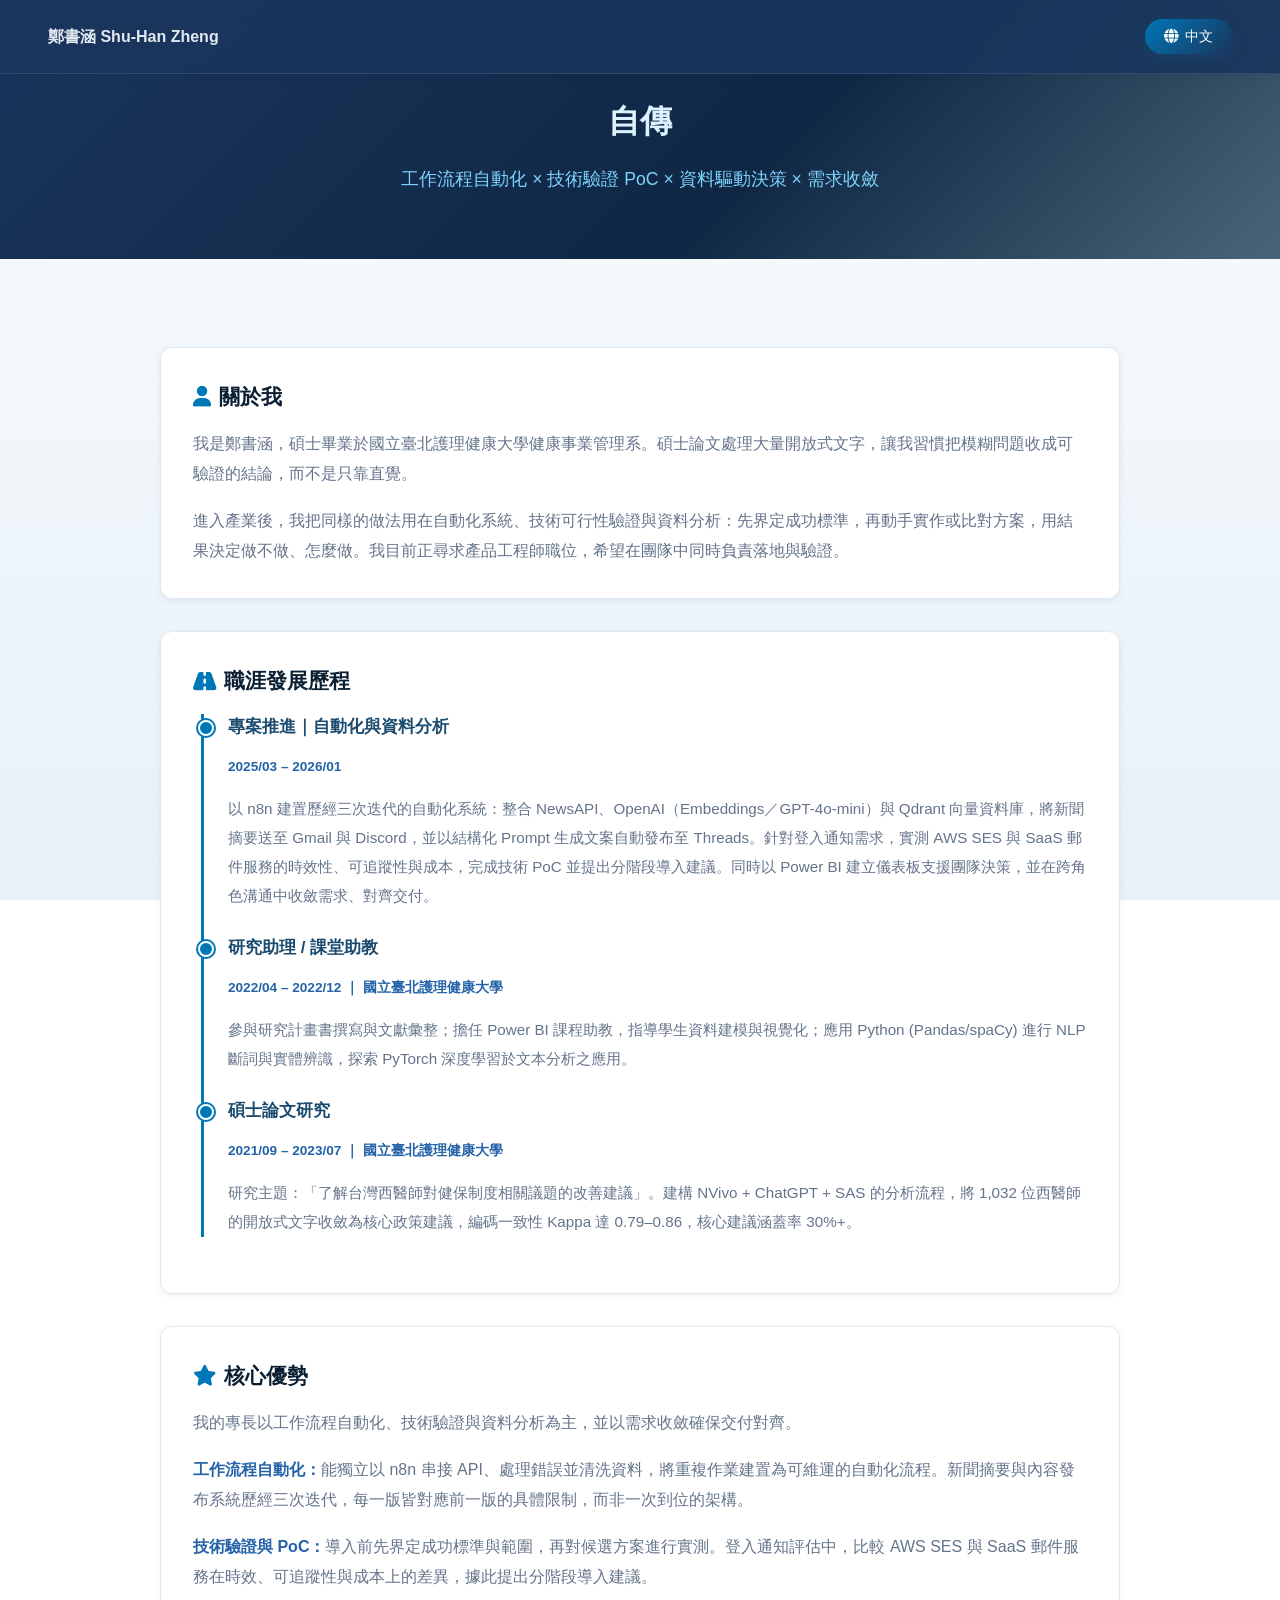
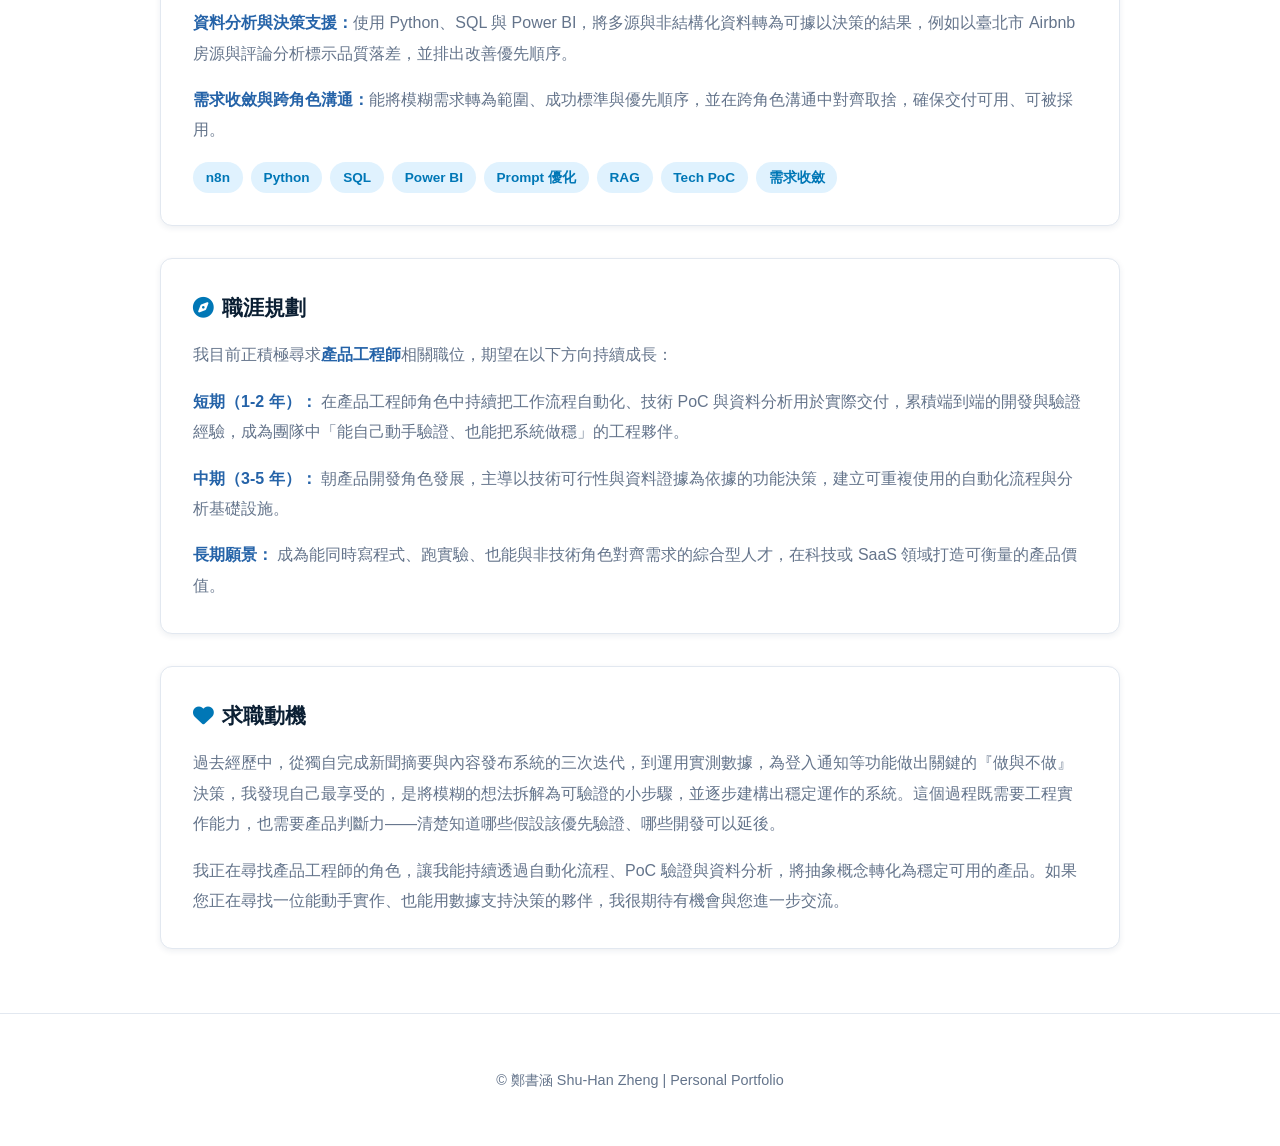
<file: autobiography.html>
<!DOCTYPE html>
<html lang="zh-TW">
<head>
    <meta charset="UTF-8">
    <meta name="viewport" content="width=device-width, initial-scale=1.0">
    <meta name="description" content="鄭書涵完整自傳 — 以產品工程師為目標的職涯規劃與專業發展">
    <title>自傳 | 鄭書涵 Portfolio</title>

    <link rel="stylesheet" href="https://cdnjs.cloudflare.com/ajax/libs/font-awesome/6.4.0/css/all.min.css">
    <link rel="stylesheet" href="css/variables.css">
    <link rel="stylesheet" href="css/base.css">
    <link rel="stylesheet" href="css/components.css">
    <link rel="stylesheet" href="css/autobiography.css">

    <script type="application/ld+json">
    {
        "@context": "https://schema.org",
        "@type": "ProfilePage",
        "mainEntity": {
            "@type": "Person",
            "name": "鄭書涵 Shu-Han Zheng",
        "jobTitle": "產品工程師｜自動化與資料驅動開發",
            "alumniOf": {
                "@type": "CollegeOrUniversity",
                "name": "國立臺北護理健康大學"
            },
            "email": "han062114120@gmail.com"
        }
    }
    </script>
</head>
<body>

    <header class="header--with-logo">
        <a href="index.html" class="header-logo">鄭書涵 Shu-Han Zheng</a>
        <nav class="nav-links" aria-label="主要導覽">
            <button id="lang-toggle-btn" class="btn-lang" type="button">
                <i class="fa-solid fa-globe" aria-hidden="true"></i>
                <span id="lang-text">中文</span>
            </button>
        </nav>
    </header>

    <section class="auto-hero" aria-labelledby="auto-title">
        <h1 id="auto-title" data-lang-zh="自傳" data-lang-en="Autobiography">自傳</h1>
        <p class="subtitle" data-lang-zh="工作流程自動化 × 技術驗證 PoC × 資料驅動決策 × 需求收斂" data-lang-en="Workflow Automation × Technical PoC × Data-Driven Decisions × Requirements">工作流程自動化 × 技術驗證 PoC × 資料驅動決策 × 需求收斂</p>
    </section>

    <main class="container container--project">

        <article>
            <section class="auto-section" aria-labelledby="about-me">
                <h2 id="about-me"><i class="fa-solid fa-user" style="color: var(--accent-color);" aria-hidden="true"></i> <span data-lang-zh="關於我" data-lang-en="About Me">關於我</span></h2>
                <p data-lang-zh="我是鄭書涵，碩士畢業於國立臺北護理健康大學健康事業管理系。碩士論文處理大量開放式文字，讓我習慣把模糊問題收成可驗證的結論，而不是只靠直覺。" data-lang-en="I am Shu-Han Zheng. I hold a Master's in Health Care Management from National Taipei University of Nursing and Health Sciences (NTUNHS). Working with large volumes of open-ended text for my thesis trained me to turn ambiguous questions into verifiable conclusions, rather than relying on intuition alone.">我是鄭書涵，碩士畢業於國立臺北護理健康大學健康事業管理系。碩士論文處理大量開放式文字，讓我習慣把模糊問題收成可驗證的結論，而不是只靠直覺。</p>
                <p data-lang-zh="進入產業後，我把同樣的做法用在自動化系統、技術可行性驗證與資料分析：先界定成功標準，再動手實作或比對方案，用結果決定做不做、怎麼做。我目前正尋求產品工程師職位，希望在團隊中同時負責落地與驗證。" data-lang-en="After entering industry, I applied the same approach to automation systems, technical feasibility, and data analysis: define success criteria first, then implement or compare options, and let results decide whether and how to proceed. I am currently seeking a Product Engineer role, where I can own both delivery and validation.">進入產業後，我把同樣的做法用在自動化系統、技術可行性驗證與資料分析：先界定成功標準，再動手實作或比對方案，用結果決定做不做、怎麼做。我目前正尋求產品工程師職位，希望在團隊中同時負責落地與驗證。</p>
            </section>

            <section class="auto-section" aria-labelledby="career-path">
                <h2 id="career-path"><i class="fa-solid fa-road" style="color: var(--accent-color);" aria-hidden="true"></i> <span data-lang-zh="職涯發展歷程" data-lang-en="Career Journey">職涯發展歷程</span></h2>
                <div class="career-timeline">
                    <article class="career-item">
                        <h3 data-lang-zh="專案推進｜自動化與資料分析" data-lang-en="Project Delivery | Automation &amp; Analytics">專案推進｜自動化與資料分析</h3>
                        <p class="period">2025/03 – 2026/01</p>
                        <p data-lang-zh="以 n8n 建置歷經三次迭代的自動化系統：整合 NewsAPI、OpenAI（Embeddings／GPT-4o-mini）與 Qdrant 向量資料庫，將新聞摘要送至 Gmail 與 Discord，並以結構化 Prompt 生成文案自動發布至 Threads。針對登入通知需求，實測 AWS SES 與 SaaS 郵件服務的時效性、可追蹤性與成本，完成技術 PoC 並提出分階段導入建議。同時以 Power BI 建立儀表板支援團隊決策，並在跨角色溝通中收斂需求、對齊交付。" data-lang-en="Built an automation system on n8n across three iterations: integrating NewsAPI, OpenAI (Embeddings / GPT-4o-mini), and a Qdrant vector database to deliver news summaries to Gmail and Discord, and using structured prompts to generate copy that auto-publishes to Threads. For login-notification requirements, I tested AWS SES against SaaS email services on latency, traceability, and cost, completed a technical PoC, and recommended a staged rollout. I also built Power BI dashboards to support team decisions, and distilled requirements and aligned delivery across roles.">以 n8n 建置歷經三次迭代的自動化系統：整合 NewsAPI、OpenAI（Embeddings／GPT-4o-mini）與 Qdrant 向量資料庫，將新聞摘要送至 Gmail 與 Discord，並以結構化 Prompt 生成文案自動發布至 Threads。針對登入通知需求，實測 AWS SES 與 SaaS 郵件服務的時效性、可追蹤性與成本，完成技術 PoC 並提出分階段導入建議。同時以 Power BI 建立儀表板支援團隊決策，並在跨角色溝通中收斂需求、對齊交付。</p>
                    </article>
                    <article class="career-item">
                        <h3 data-lang-zh="研究助理 / 課堂助教" data-lang-en="Research Assistant / Teaching Assistant">研究助理 / 課堂助教</h3>
                        <p class="period" data-lang-zh="2022/04 – 2022/12 ｜ 國立臺北護理健康大學" data-lang-en="2022/04 – 2022/12 | NTUNHS">2022/04 – 2022/12 ｜ 國立臺北護理健康大學</p>
                        <p data-lang-zh="參與研究計畫書撰寫與文獻彙整；擔任 Power BI 課程助教，指導學生資料建模與視覺化；應用 Python (Pandas/spaCy) 進行 NLP 斷詞與實體辨識，探索 PyTorch 深度學習於文本分析之應用。" data-lang-en="Contributed to research proposal writing and literature reviews; served as a Power BI teaching assistant, guiding students in data modeling and visualization; applied Python (Pandas / spaCy) for NLP tokenization and named-entity recognition, and explored PyTorch deep learning for text analysis.">參與研究計畫書撰寫與文獻彙整；擔任 Power BI 課程助教，指導學生資料建模與視覺化；應用 Python (Pandas/spaCy) 進行 NLP 斷詞與實體辨識，探索 PyTorch 深度學習於文本分析之應用。</p>
                    </article>
                    <article class="career-item">
                        <h3 data-lang-zh="碩士論文研究" data-lang-en="Master's Thesis Research">碩士論文研究</h3>
                        <p class="period" data-lang-zh="2021/09 – 2023/07 ｜ 國立臺北護理健康大學" data-lang-en="2021/09 – 2023/07 | NTUNHS">2021/09 – 2023/07 ｜ 國立臺北護理健康大學</p>
                        <p data-lang-zh="研究主題：「了解台灣西醫師對健保制度相關議題的改善建議」。建構 NVivo + ChatGPT + SAS 的分析流程，將 1,032 位西醫師的開放式文字收斂為核心政策建議，編碼一致性 Kappa 達 0.79–0.86，核心建議涵蓋率 30%+。" data-lang-en="Topic: Understanding Taiwanese Western physicians' recommendations for improving National Health Insurance (NHI) issues. Built an analysis pipeline with NVivo, ChatGPT, and SAS to distill open-ended text from 1,032 physicians into core policy recommendations. Inter-coder reliability (Kappa) reached 0.79–0.86, with 30%+ coverage of core recommendations.">研究主題：「了解台灣西醫師對健保制度相關議題的改善建議」。建構 NVivo + ChatGPT + SAS 的分析流程，將 1,032 位西醫師的開放式文字收斂為核心政策建議，編碼一致性 Kappa 達 0.79–0.86，核心建議涵蓋率 30%+。</p>
                    </article>
                </div>
            </section>

            <section class="auto-section" aria-labelledby="core-strength">
                <h2 id="core-strength"><i class="fa-solid fa-star" style="color: var(--accent-color);" aria-hidden="true"></i> <span data-lang-zh="核心優勢" data-lang-en="Core Strengths">核心優勢</span></h2>
                <p data-lang-zh="我的專長以工作流程自動化、技術驗證與資料分析為主，並以需求收斂確保交付對齊。" data-lang-en="My strengths center on workflow automation, technical validation, and data analysis, with requirements distillation to keep delivery aligned.">我的專長以工作流程自動化、技術驗證與資料分析為主，並以需求收斂確保交付對齊。</p>
                <p data-lang-zh="<strong>工作流程自動化：</strong>能獨立以 n8n 串接 API、處理錯誤並清洗資料，將重複作業建置為可維運的自動化流程。新聞摘要與內容發布系統歷經三次迭代，每一版皆對應前一版的具體限制，而非一次到位的架構。" data-lang-en="<strong>Workflow Automation:</strong> I independently connect APIs, handle errors, and clean data with n8n, turning repetitive work into maintainable automation. The news-summary and content-publishing system went through three iterations, each addressing a concrete limitation of the previous version rather than a one-shot architecture."><strong>工作流程自動化：</strong>能獨立以 n8n 串接 API、處理錯誤並清洗資料，將重複作業建置為可維運的自動化流程。新聞摘要與內容發布系統歷經三次迭代，每一版皆對應前一版的具體限制，而非一次到位的架構。</p>
                <p data-lang-zh="<strong>技術驗證與 PoC：</strong>導入前先界定成功標準與範圍，再對候選方案進行實測。登入通知評估中，比較 AWS SES 與 SaaS 郵件服務在時效、可追蹤性與成本上的差異，據此提出分階段導入建議。" data-lang-en="<strong>Technical Validation &amp; PoC:</strong> Before adoption, I define success criteria and scope, then test candidate solutions. In the login-notification assessment, I compared AWS SES and SaaS email services on latency, traceability, and cost, and recommended a staged rollout."><strong>技術驗證與 PoC：</strong>導入前先界定成功標準與範圍，再對候選方案進行實測。登入通知評估中，比較 AWS SES 與 SaaS 郵件服務在時效、可追蹤性與成本上的差異，據此提出分階段導入建議。</p>
                <p data-lang-zh="<strong>資料分析與決策支援：</strong>使用 Python、SQL 與 Power BI，將多源與非結構化資料轉為可據以決策的結果，例如以臺北市 Airbnb 房源與評論分析標示品質落差，並排出改善優先順序。" data-lang-en="<strong>Data Analysis &amp; Decision Support:</strong> Using Python, SQL, and Power BI, I turn multi-source and unstructured data into decision-ready results—for example, analyzing Taipei Airbnb listings and reviews to surface quality gaps and rank improvement priorities."><strong>資料分析與決策支援：</strong>使用 Python、SQL 與 Power BI，將多源與非結構化資料轉為可據以決策的結果，例如以臺北市 Airbnb 房源與評論分析標示品質落差，並排出改善優先順序。</p>
                <p data-lang-zh="<strong>需求收斂與跨角色溝通：</strong>能將模糊需求轉為範圍、成功標準與優先順序，並在跨角色溝通中對齊取捨，確保交付可用、可被採用。" data-lang-en="<strong>Requirements Distillation &amp; Cross-functional Communication:</strong> I turn ambiguous needs into scope, success criteria, and priorities, and align trade-offs across roles so delivery is usable and adopted."><strong>需求收斂與跨角色溝通：</strong>能將模糊需求轉為範圍、成功標準與優先順序，並在跨角色溝通中對齊取捨，確保交付可用、可被採用。</p>
                <div class="skill-pills">
                    <span class="skill-pill">n8n</span>
                    <span class="skill-pill">Python</span>
                    <span class="skill-pill">SQL</span>
                    <span class="skill-pill">Power BI</span>
                    <span class="skill-pill" data-lang-zh="Prompt 優化" data-lang-en="Prompt Engineering">Prompt 優化</span>
                    <span class="skill-pill">RAG</span>
                    <span class="skill-pill">Tech PoC</span>
                    <span class="skill-pill" data-lang-zh="需求收斂" data-lang-en="Requirements">需求收斂</span>
                </div>
            </section>

            <section class="auto-section" aria-labelledby="career-plan">
                <h2 id="career-plan"><i class="fa-solid fa-compass" style="color: var(--accent-color);" aria-hidden="true"></i> <span data-lang-zh="職涯規劃" data-lang-en="Career Plan">職涯規劃</span></h2>
                <p data-lang-zh="我目前正積極尋求<strong>產品工程師</strong>相關職位，期望在以下方向持續成長：" data-lang-en="I am actively seeking <strong>Product Engineer</strong> roles, and hope to keep growing in the following directions:">我目前正積極尋求<strong>產品工程師</strong>相關職位，期望在以下方向持續成長：</p>
                <p data-lang-zh="<strong>短期（1-2 年）：</strong> 在產品工程師角色中持續把工作流程自動化、技術 PoC 與資料分析用於實際交付，累積端到端的開發與驗證經驗，成為團隊中「能自己動手驗證、也能把系統做穩」的工程夥伴。" data-lang-en="<strong>Short term (1–2 years):</strong> In a Product Engineer role, keep applying workflow automation, technical PoCs, and data analysis to real delivery; build end-to-end development and validation experience; and become the teammate who can both verify by hand and make systems reliable."><strong>短期（1-2 年）：</strong> 在產品工程師角色中持續把工作流程自動化、技術 PoC 與資料分析用於實際交付，累積端到端的開發與驗證經驗，成為團隊中「能自己動手驗證、也能把系統做穩」的工程夥伴。</p>
                <p data-lang-zh="<strong>中期（3-5 年）：</strong> 朝產品開發角色發展，主導以技術可行性與資料證據為依據的功能決策，建立可重複使用的自動化流程與分析基礎設施。" data-lang-en="<strong>Mid term (3–5 years):</strong> Move toward a product development role, leading feature decisions grounded in technical feasibility and data evidence, and building reusable automation workflows and analytics infrastructure."><strong>中期（3-5 年）：</strong> 朝產品開發角色發展，主導以技術可行性與資料證據為依據的功能決策，建立可重複使用的自動化流程與分析基礎設施。</p>
                <p data-lang-zh="<strong>長期願景：</strong> 成為能同時寫程式、跑實驗、也能與非技術角色對齊需求的綜合型人才，在科技或 SaaS 領域打造可衡量的產品價值。" data-lang-en="<strong>Long-term vision:</strong> Become a hybrid who can write code, run experiments, and align requirements with non-technical stakeholders, creating measurable product value in tech or SaaS."><strong>長期願景：</strong> 成為能同時寫程式、跑實驗、也能與非技術角色對齊需求的綜合型人才，在科技或 SaaS 領域打造可衡量的產品價值。</p>
            </section>

            <section class="auto-section" aria-labelledby="motivation">
                <h2 id="motivation"><i class="fa-solid fa-heart" style="color: var(--accent-color);" aria-hidden="true"></i> <span data-lang-zh="求職動機" data-lang-en="Why I'm Looking">求職動機</span></h2>
                <p data-lang-zh="過去經歷中，從獨自完成新聞摘要與內容發布系統的三次迭代，到運用實測數據，為登入通知等功能做出關鍵的『做與不做』決策，我發現自己最享受的，是將模糊的想法拆解為可驗證的小步驟，並逐步建構出穩定運作的系統。這個過程既需要工程實作能力，也需要產品判斷力——清楚知道哪些假設該優先驗證、哪些開發可以延後。" data-lang-en="Over the course of my past experience—from independently iterating a news summarization and content publishing system through three versions, to making key "go / no-go" decisions on features like login notifications using empirical data—I’ve realized that what I enjoy most is breaking down ambiguous ideas into testable steps and building them into stable, operational systems. This process demands both engineering capability and product judgment: knowing which hypotheses to validate first and what work can be deferred.">過去經歷中，從獨自完成新聞摘要與內容發布系統的三次迭代，到運用實測數據，為登入通知等功能做出關鍵的『做與不做』決策，我發現自己最享受的，是將模糊的想法拆解為可驗證的小步驟，並逐步建構出穩定運作的系統。這個過程既需要工程實作能力，也需要產品判斷力——清楚知道哪些假設該優先驗證、哪些開發可以延後。</p>
                <p data-lang-zh="我正在尋找產品工程師的角色，讓我能持續透過自動化流程、PoC 驗證與資料分析，將抽象概念轉化為穩定可用的產品。如果您正在尋找一位能動手實作、也能用數據支持決策的夥伴，我很期待有機會與您進一步交流。" data-lang-en="I am seeking a Product Engineer role where I can continue turning abstract concepts into viable products through automated workflows, PoC validation, and data analysis. If you are looking for a partner who can build hands-on while grounding decisions in data, I would welcome the opportunity to connect.">我正在尋找產品工程師的角色，讓我能持續透過自動化流程、PoC 驗證與資料分析，將抽象概念轉化為穩定可用的產品。如果您正在尋找一位能動手實作、也能用數據支持決策的夥伴，我很期待有機會與您進一步交流。</p>
            </section>
        </article>
    </main>

    <footer>
        <p>© 鄭書涵 Shu-Han Zheng | Personal Portfolio</p>
    </footer>

    <script src="js/common.js"></script>
</body>
</html>
</file>
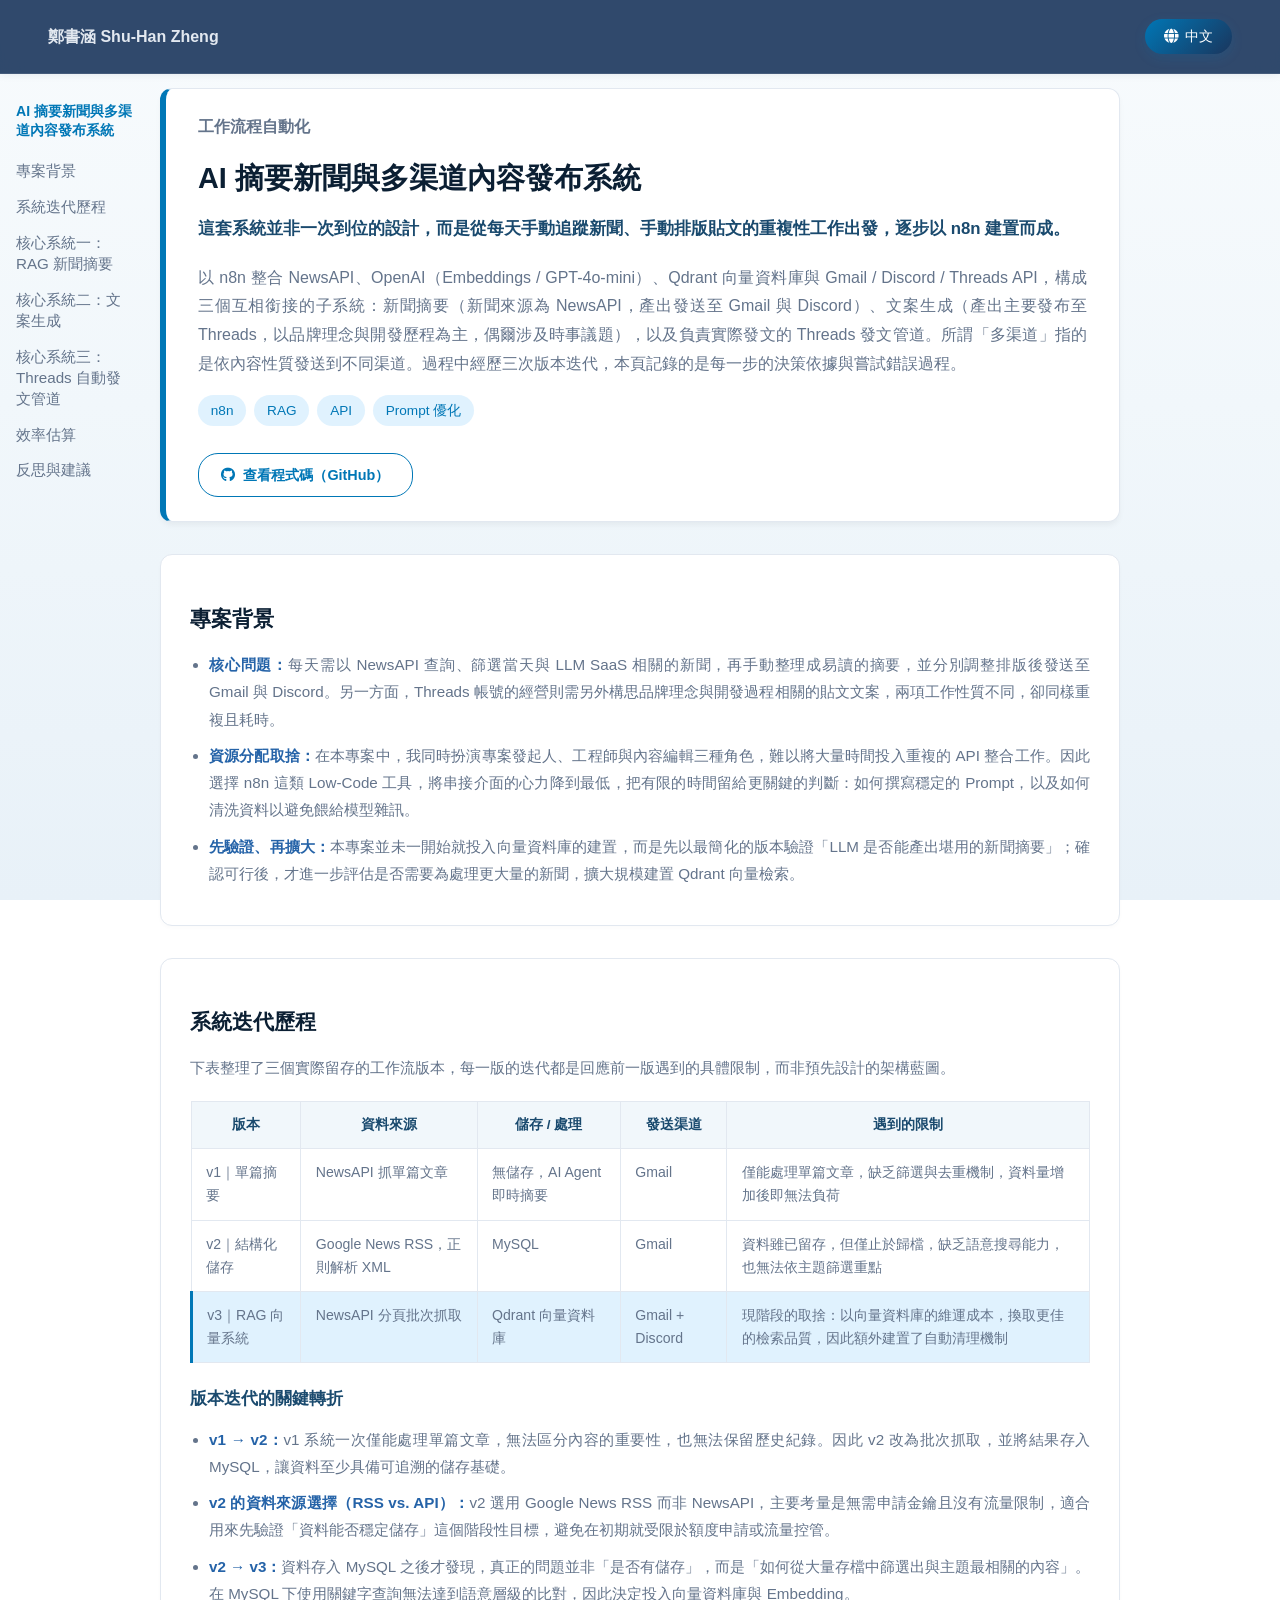
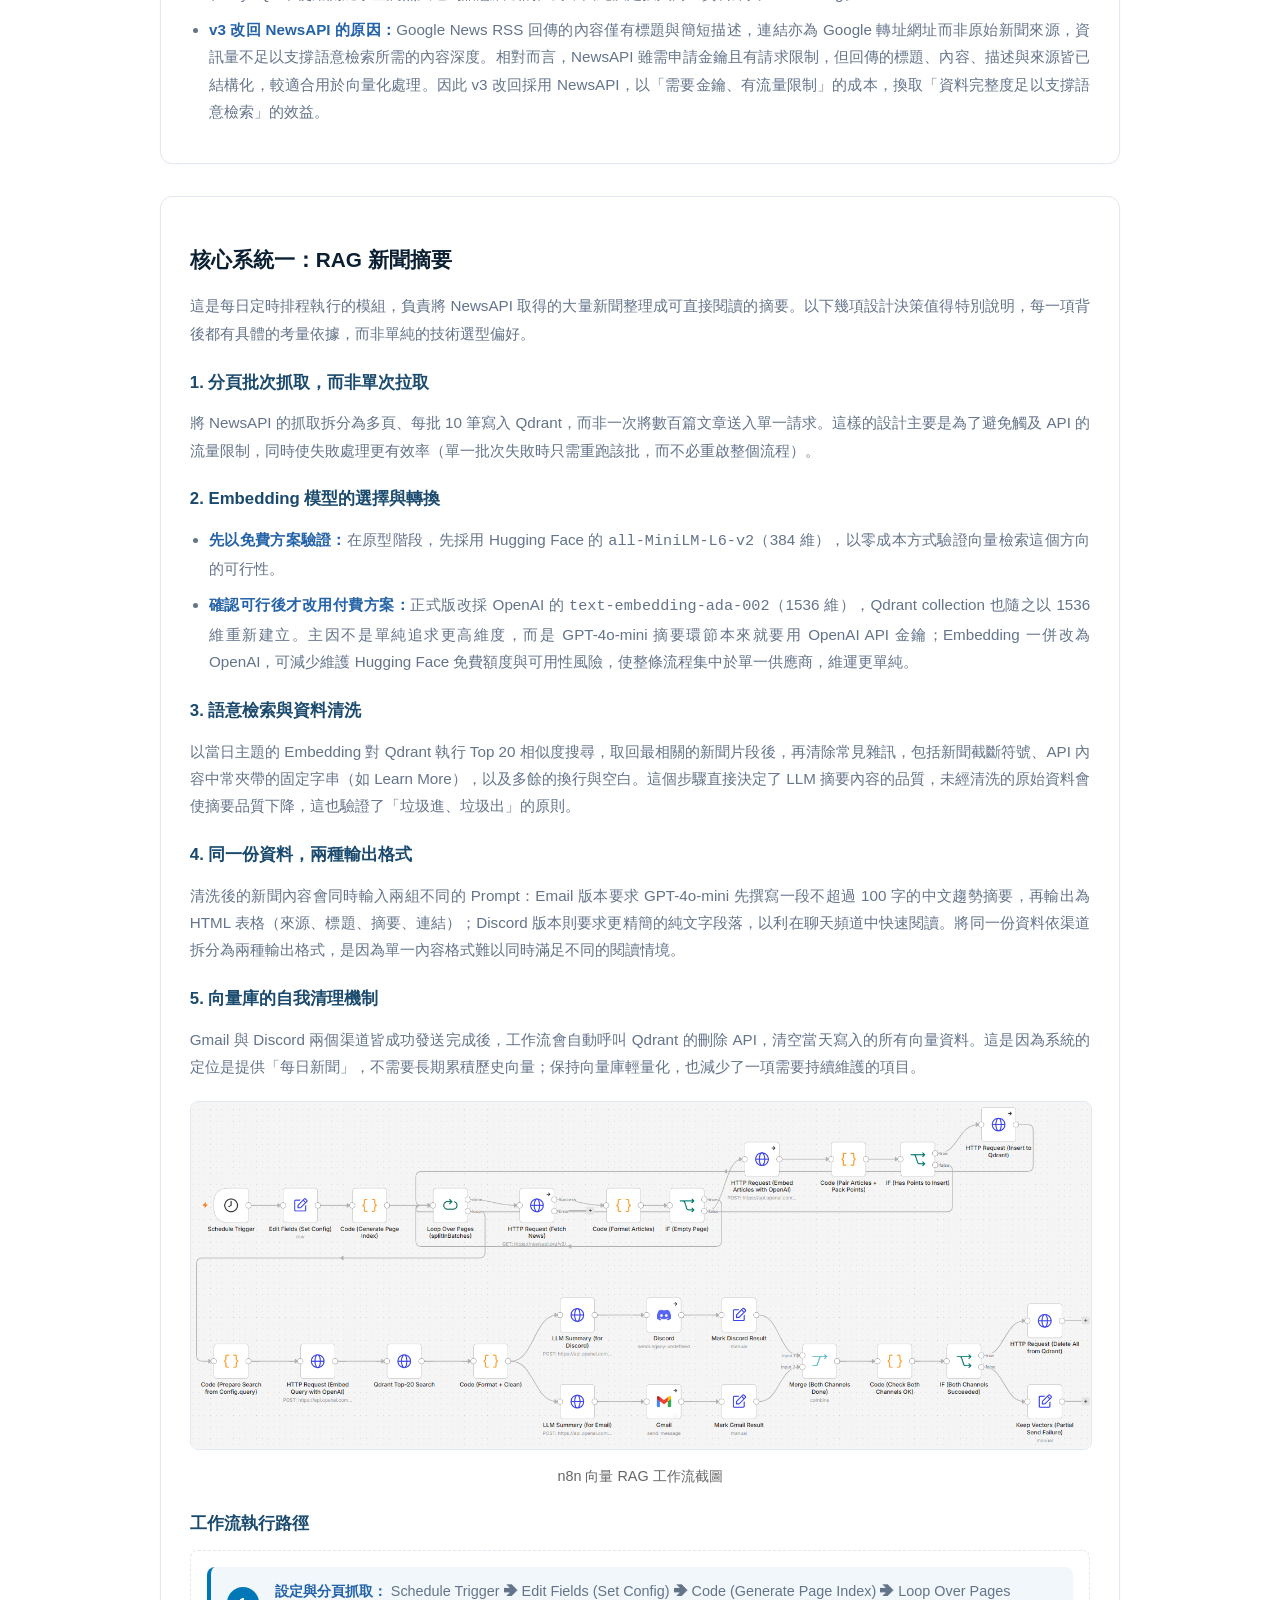
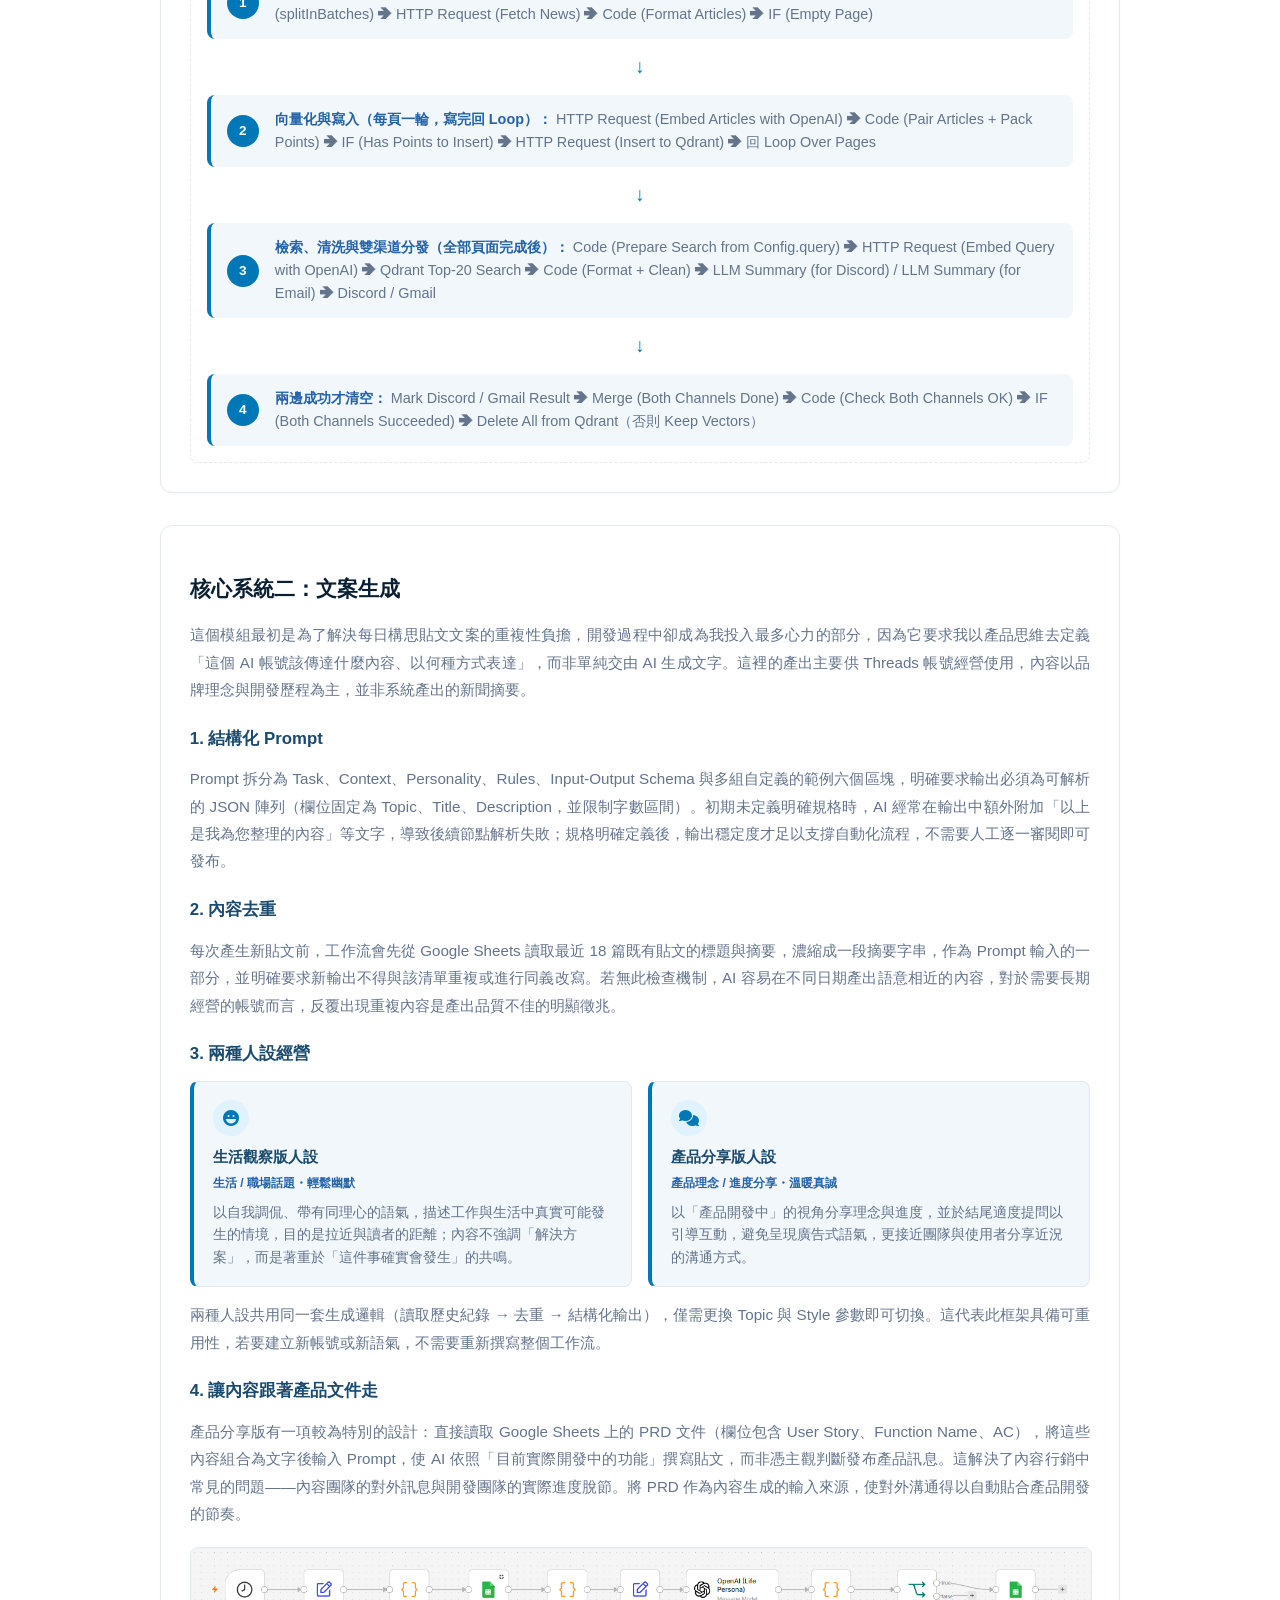
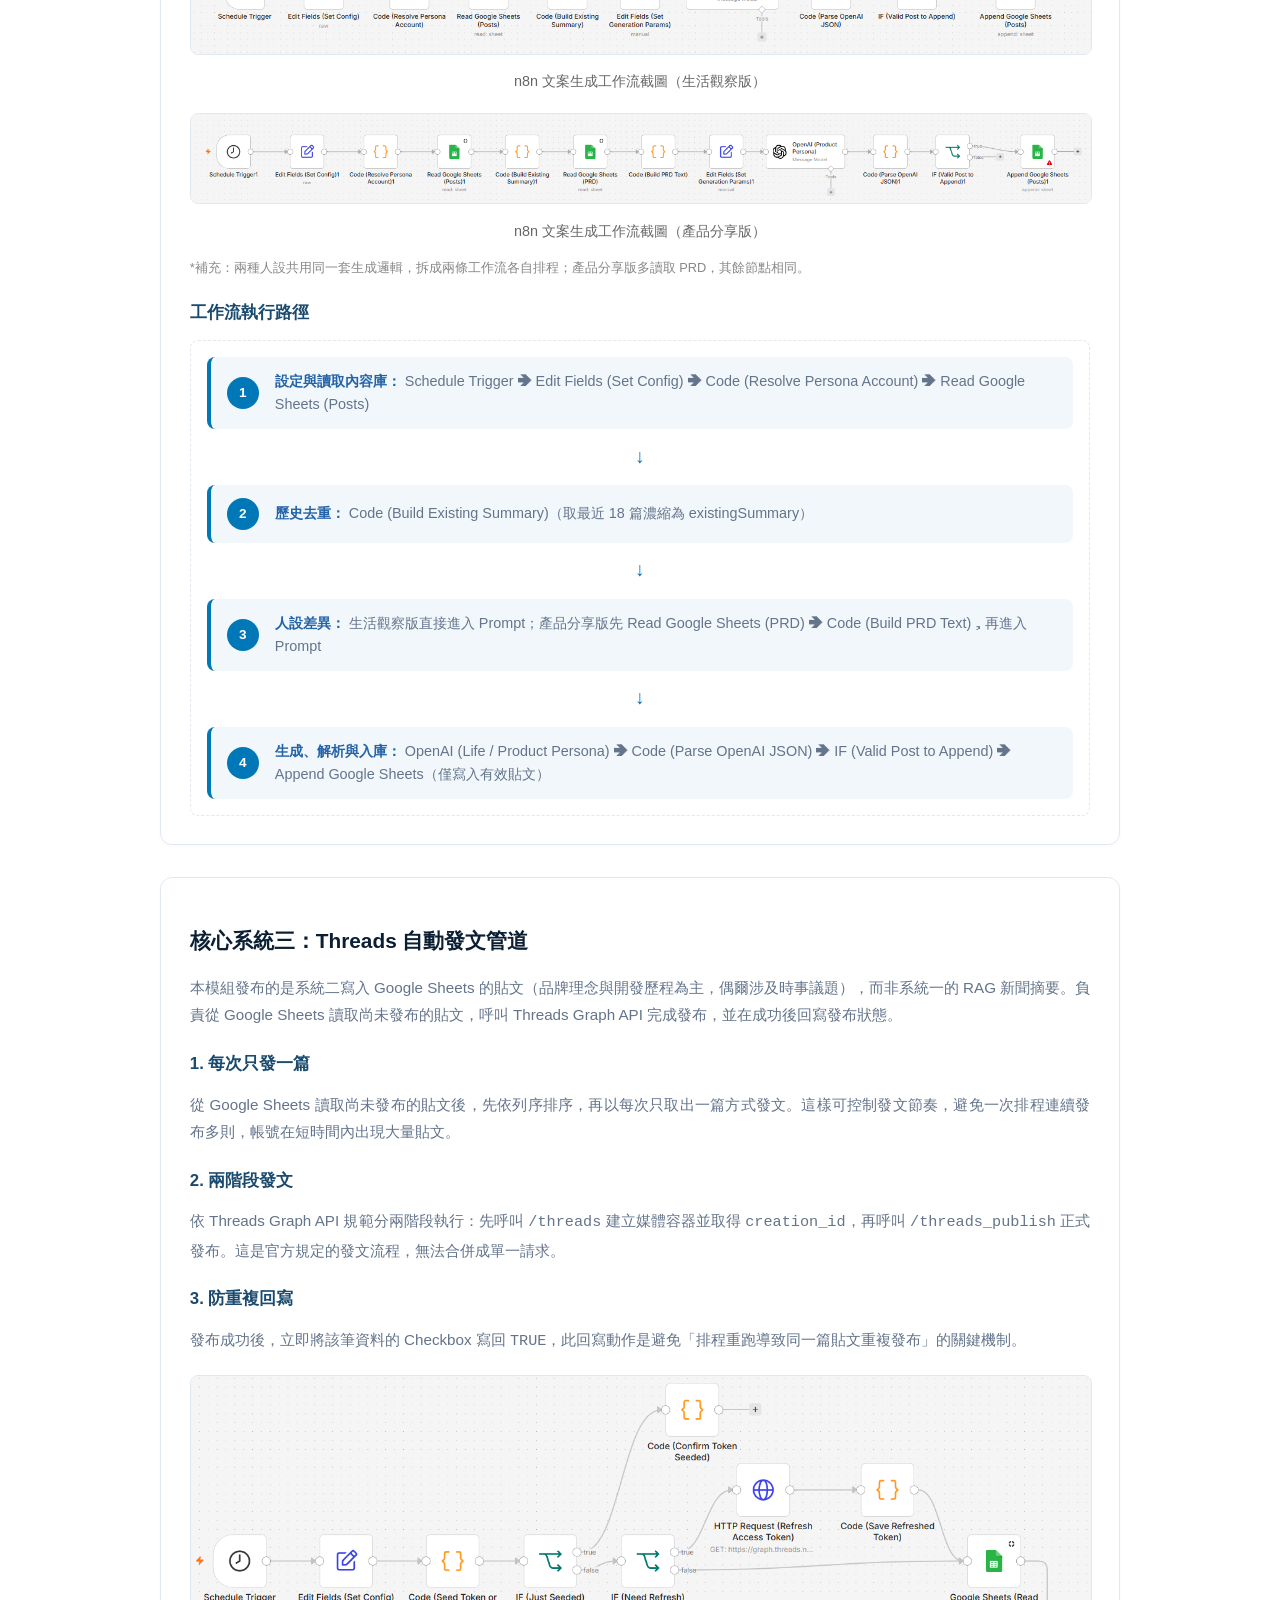
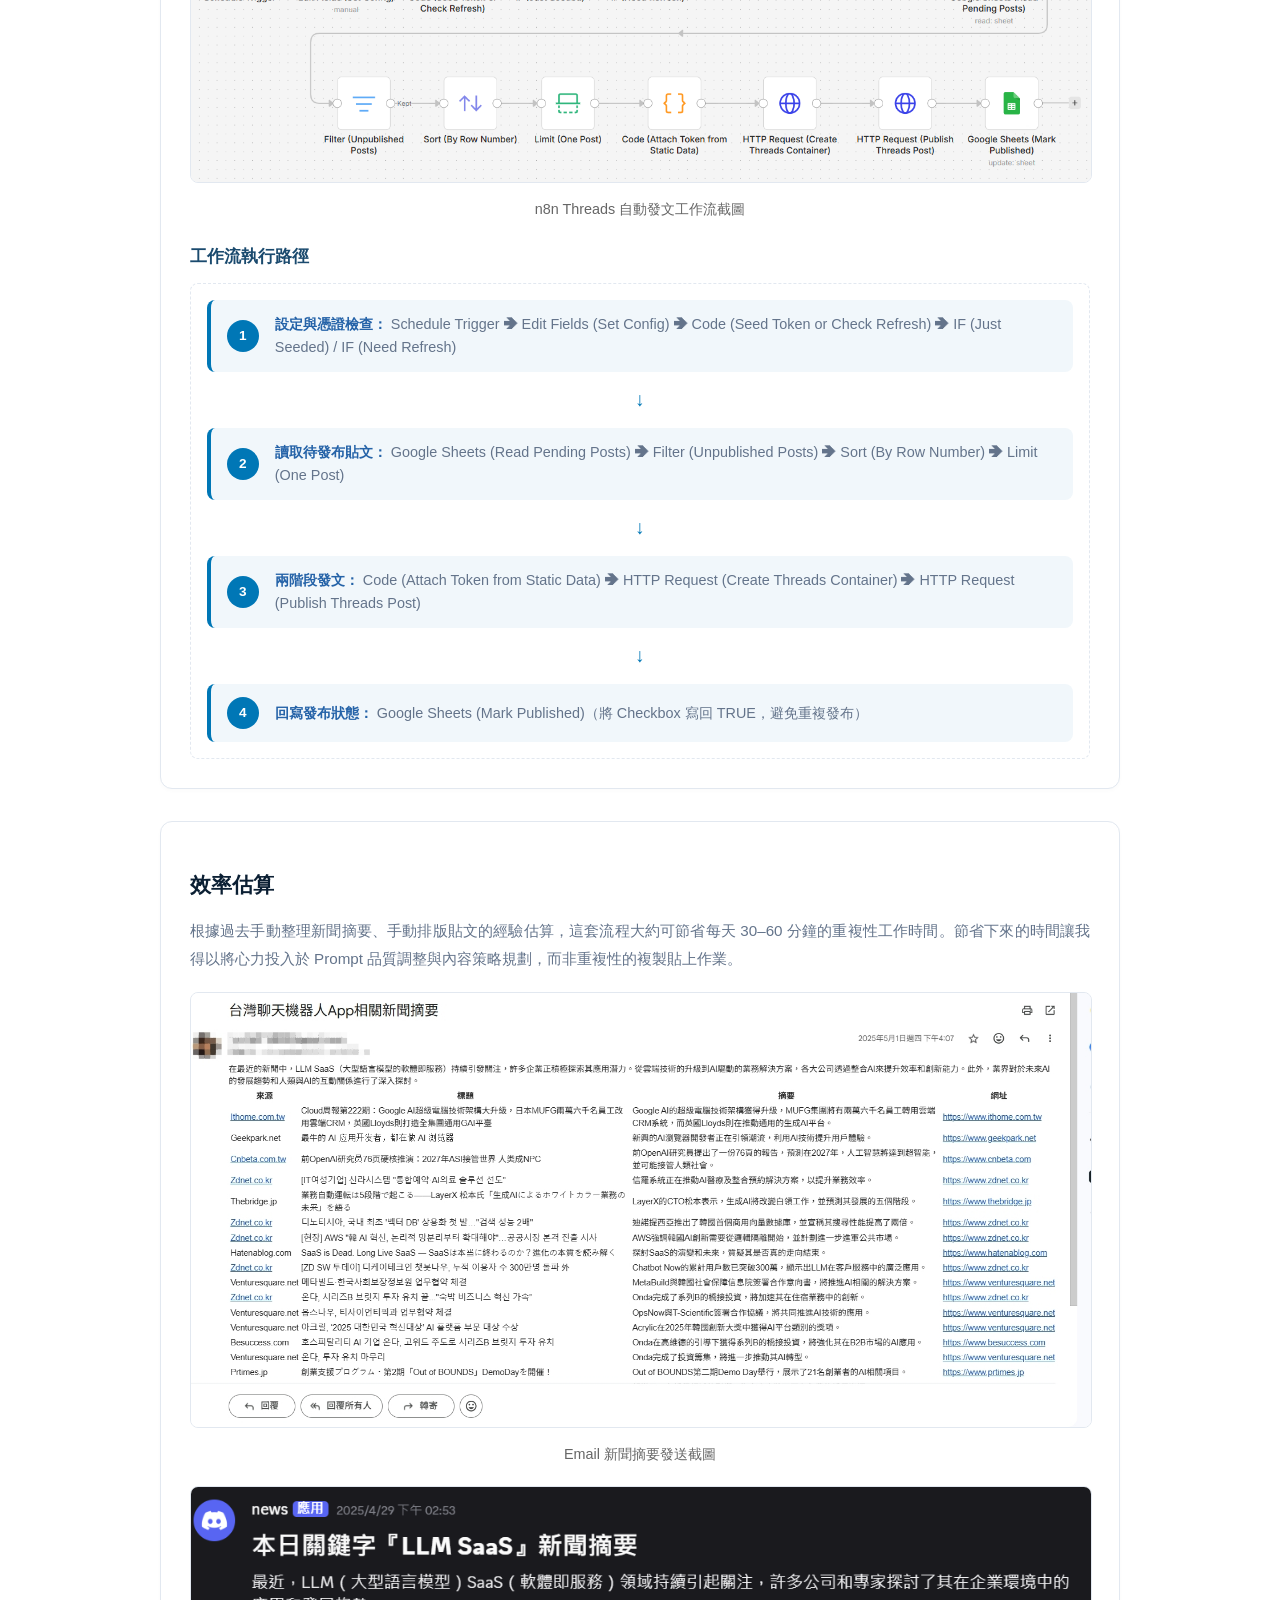
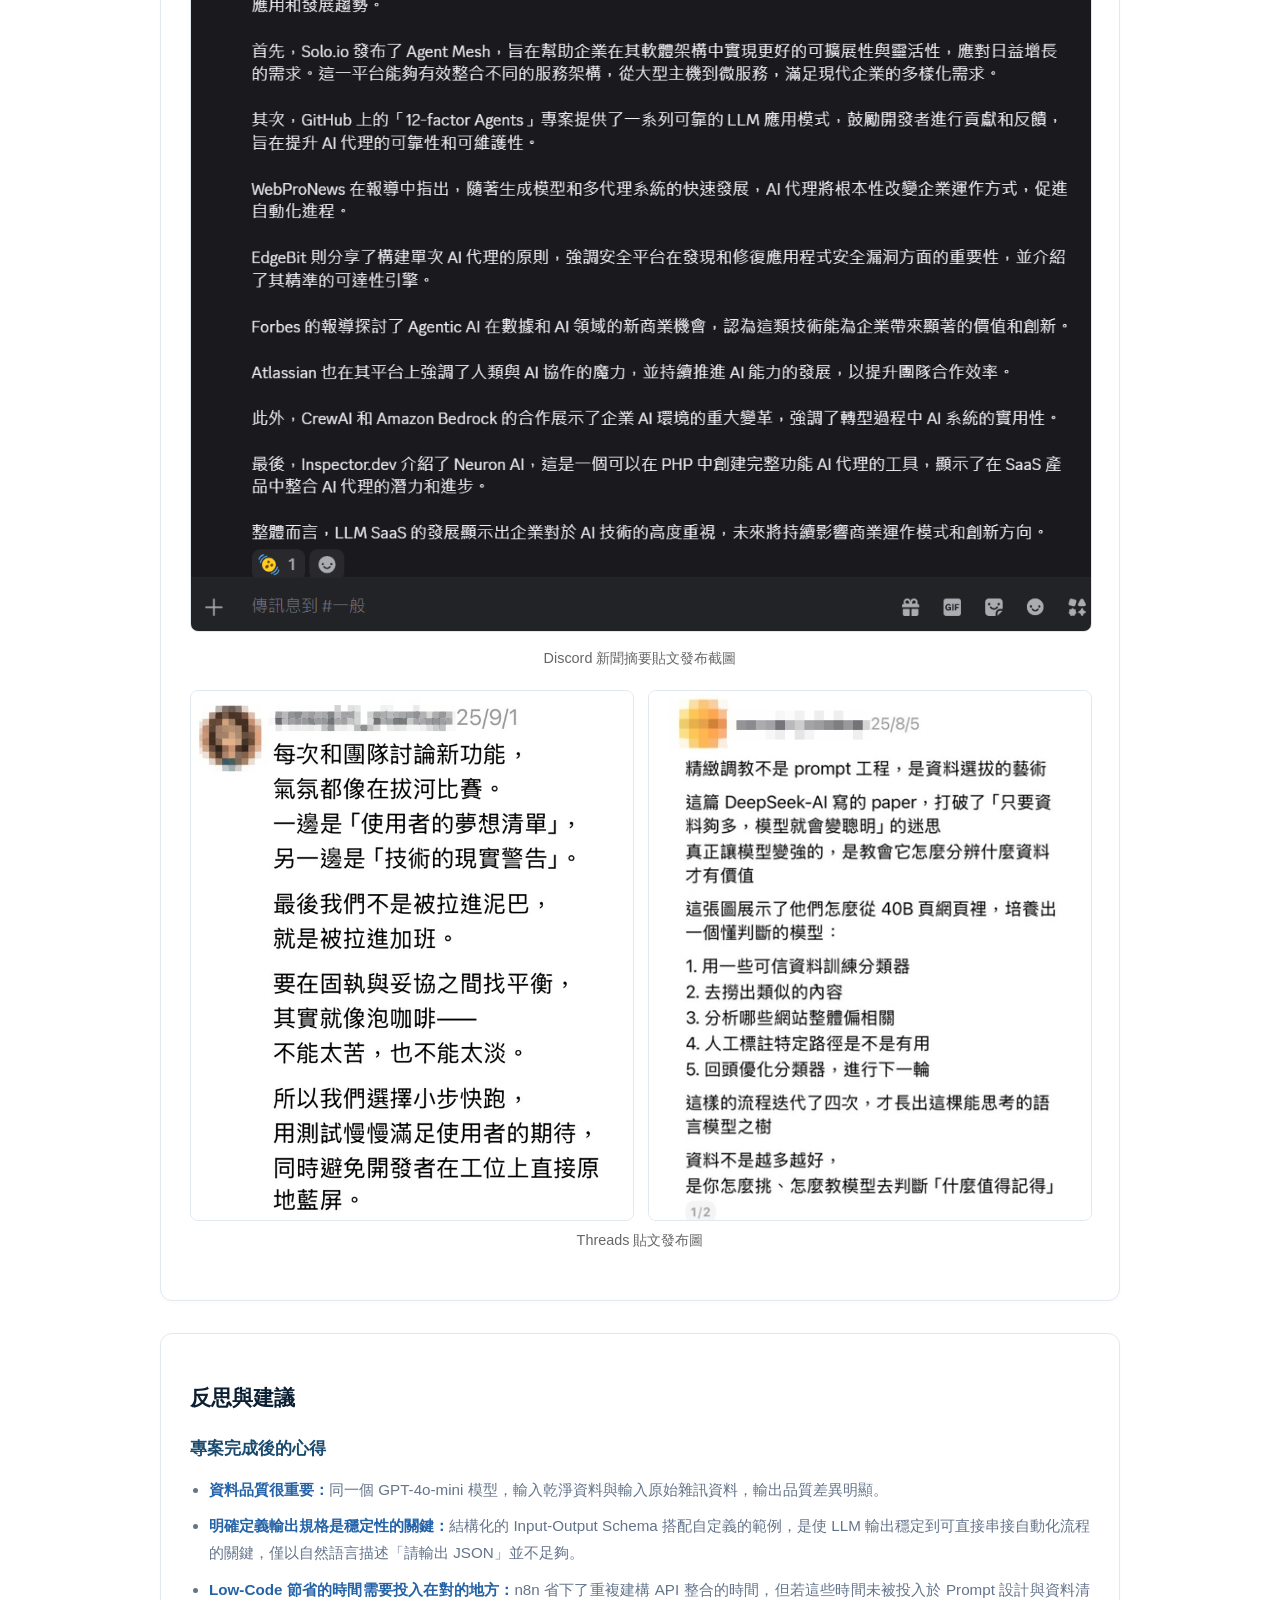
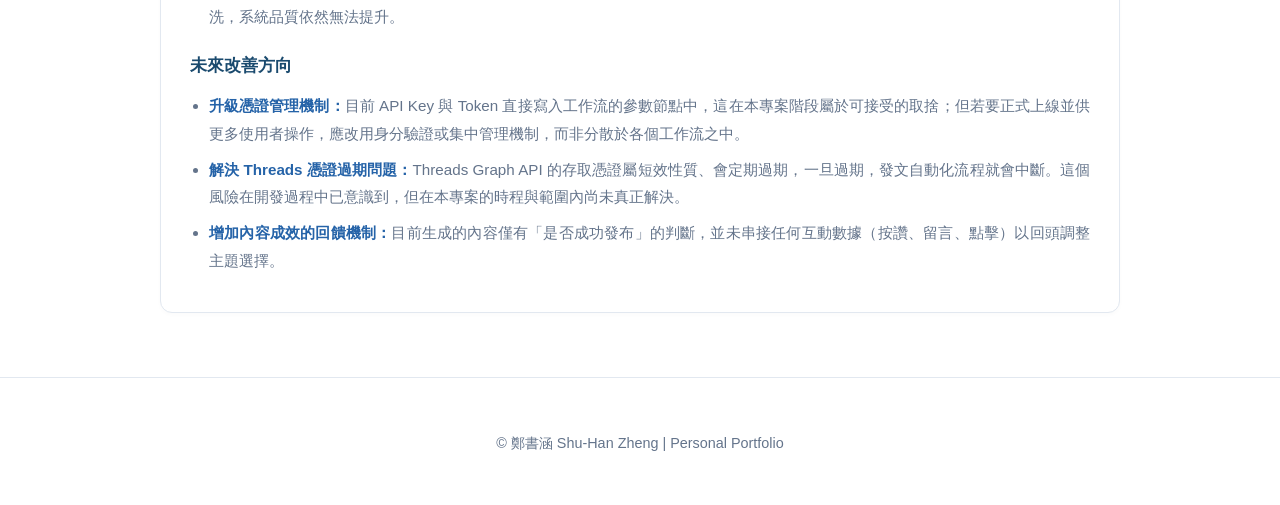
<file: n8n.html>
<!DOCTYPE html>
<html lang="zh-TW">
<head>
    <meta charset="UTF-8">
    <meta name="viewport" content="width=device-width, initial-scale=1.0">
    <meta name="description" content="一人從『每天手動追新聞、手動貼文』出發，用 n8n 逐步養成的 AI 情報與內容自動化系統 — 歷經三次迭代，整合 RAG 向量檢索、結構化 Prompt 文案生成與 Threads 自動發文管道">
    <title>AI 摘要新聞與多渠道內容發布系統 | 鄭書涵 Portfolio</title>

    <link rel="stylesheet" href="https://cdnjs.cloudflare.com/ajax/libs/font-awesome/6.4.0/css/all.min.css">
    <link rel="stylesheet" href="css/variables.css">
    <link rel="stylesheet" href="css/base.css">
    <link rel="stylesheet" href="css/components.css">
    <link rel="stylesheet" href="css/project.css">

    <script type="application/ld+json">
    {
        "@context": "https://schema.org",
        "@type": "CreativeWork",
        "name": "AI 摘要新聞與多渠道內容發布系統",
        "author": { "@type": "Person", "name": "鄭書涵 Shu-Han Zheng" },
        "description": "以 n8n 為核心，歷經三次迭代打造的內容自動化系統：從 NewsAPI 抓取新聞、用 RAG 向量檢索整理成摘要並發送至 Gmail 與 Discord；另以結構化 Prompt 生成品牌與產品向文案，發布至 Threads",
        "keywords": ["n8n", "OpenAI", "Qdrant", "RAG Pipeline", "Prompt Engineering", "Threads API", "Workflow Automation"]
    }
    </script>

    <style>
        /* 版本演進表格（n8n 專案專用，不影響其他頁面） */
        .evolution-table {
            width: 100%;
            border-collapse: collapse;
            margin: 1.2rem 0;
            font-size: 0.88rem;
        }
        .evolution-table th,
        .evolution-table td {
            padding: 0.75rem 0.9rem;
            border: 1px solid var(--border-color);
            text-align: left;
            vertical-align: top;
            line-height: 1.65;
        }
        .evolution-table th {
            background: var(--surface-soft);
            color: var(--text-level-2);
            font-weight: 700;
            font-size: 0.85rem;
            text-align: center;
        }
        .evolution-table td {
            color: var(--text-level-4);
        }
        .evolution-table td strong,
        .evolution-table th strong {
            color: var(--text-level-3);
        }
        .evolution-table tr.is-current td {
            background: var(--accent-light);
        }
        .evolution-table tr.is-current td:first-child {
            border-left: 3px solid var(--accent-color);
        }
        @media (max-width: 768px) {
            .evolution-table { font-size: 0.8rem; }
            .evolution-table th, .evolution-table td { padding: 0.55rem 0.6rem; }
        }
        .threads-result-row {
            display: grid;
            grid-template-columns: 1fr 1fr;
            gap: 1rem;
            align-items: start;
        }
        .threads-result-row img {
            width: 100%;
            aspect-ratio: 674 / 805; /* 以 threads2.jpg 原始尺寸為基準 */
            height: auto;
            object-fit: cover;
            object-position: top center;
            border-radius: 8px;
            border: 1px solid var(--border-color, #e0e0e0);
        }
        @media (max-width: 768px) {
            .threads-result-row { grid-template-columns: 1fr; }
        }
        .hero-actions {
            display: flex;
            flex-wrap: wrap;
            gap: 0.75rem;
            margin-top: 1.2rem;
        }

        /* 左側大綱：三欄置中，文章在正中，大綱貼在文章左側 */
        .container--with-toc {
            display: grid;
            grid-template-columns: minmax(0, 1fr) minmax(0, 960px) minmax(0, 1fr);
            column-gap: 1.75rem;
            width: 100%;
            max-width: none;
            margin-left: auto;
            margin-right: auto;
            padding-left: 1rem;
            padding-right: 1rem;
            box-sizing: border-box;
            align-items: start;
        }
        .container--with-toc > .project-toc {
            grid-column: 1;
            justify-self: end;
            width: 100%;
            max-width: 20rem;
            position: sticky;
            top: 5.5rem;
            max-height: calc(100vh - 6.5rem);
            overflow-y: auto;
            padding: 0.85rem 0;
            text-align: left;
        }
        .container--with-toc > article {
            grid-column: 2;
            min-width: 0;
            width: 100%;
        }
        .project-toc-label {
            display: block;
            margin: 0 0 0.85rem 0;
            padding: 0;
            font-size: 0.88rem;
            font-weight: 800;
            line-height: 1.35;
            letter-spacing: 0;
            text-transform: none;
            text-align: left;
            color: var(--text-level-1);
            text-decoration: none;
            transition: color 0.2s ease;
        }
        .project-toc-label:hover,
        .project-toc-label.is-active {
            color: var(--accent-color);
        }
        .project-toc-list {
            list-style: none;
            margin: 0;
            padding: 0;
            text-align: left;
        }
        .project-toc-list .project-toc-item > a {
            display: block;
            padding: 0.45rem 0;
            border-left: none;
            color: var(--text-level-4);
            text-decoration: none;
            text-align: left;
            font-size: 0.95rem;
            line-height: 1.4;
            transition: color 0.2s ease;
        }
        .project-toc-list .project-toc-item > a:hover {
            color: var(--accent-color);
            background: transparent;
        }
        .project-toc-list .project-toc-item > a.is-active {
            color: var(--accent-color);
            font-weight: 600;
            background: transparent;
        }
        .project-toc-item {
            margin: 0;
        }
        .project-toc-subs-wrap {
            display: grid;
            grid-template-rows: 0fr;
            transition: grid-template-rows 0.28s ease;
        }
        .project-toc-item:hover .project-toc-subs-wrap,
        .project-toc-item:focus-within .project-toc-subs-wrap {
            grid-template-rows: 1fr;
        }
        .project-toc-subs {
            list-style: none;
            margin: 0;
            padding: 0 0 0 0.75rem;
            overflow: hidden;
            min-height: 0;
        }
        .project-toc-subs li {
            padding: 0;
        }
        .project-toc-subs a {
            display: block;
            padding: 0.2rem 0;
            font-size: 0.82rem;
            line-height: 1.4;
            color: var(--text-muted);
            text-decoration: none;
            transition: color 0.2s ease;
        }
        .project-toc-item:hover .project-toc-subs a,
        .project-toc-item:focus-within .project-toc-subs a {
            color: var(--text-level-4);
        }
        .project-toc-subs a:hover {
            color: var(--accent-color);
        }
        @media (max-width: 1200px) {
            .container--with-toc {
                grid-template-columns: 1fr;
                max-width: 960px;
                margin-left: auto;
                margin-right: auto;
                column-gap: 0;
            }
            .container--with-toc > .project-toc,
            .container--with-toc > article {
                grid-column: 1;
                justify-self: stretch;
                max-width: none;
            }
            .container--with-toc > .project-toc {
                position: static;
                max-height: none;
                overflow: visible;
                margin-bottom: 0.5rem;
                padding: 0.75rem 0 0.85rem;
                border-bottom: 1px solid var(--border-color);
            }
            .project-toc-list .project-toc-item > a {
                font-size: 0.95rem;
            }
            .project-toc-label {
                font-size: 0.88rem;
            }
        }
    </style>
</head>
<body>

    <header class="header--with-logo">
        <a href="index.html" class="header-logo">鄭書涵 Shu-Han Zheng</a>
        <nav class="nav-links" aria-label="主要導覽">
            <button id="lang-toggle-btn" class="btn-lang" type="button">
                <i class="fa-solid fa-globe" aria-hidden="true"></i>
                <span id="lang-text">中文</span>
            </button>
        </nav>
    </header>

    <main class="container container--project container--with-toc">
        <nav class="project-toc" aria-label="頁面大綱">
            <a href="#hero" class="project-toc-label" data-lang-zh="AI 摘要新聞與多渠道內容發布系統" data-lang-en="AI News Summarization &amp; Multi-Channel Content Publishing System">AI 摘要新聞與多渠道內容發布系統</a>
            <ul class="project-toc-list">
                <li class="project-toc-item"><a href="#stage1" data-lang-zh="專案背景" data-lang-en="Project Context">專案背景</a></li>
                <li class="project-toc-item"><a href="#stage2" data-lang-zh="系統迭代歷程" data-lang-en="System Iteration Journey">系統迭代歷程</a></li>
                <li class="project-toc-item"><a href="#stage3" data-lang-zh="核心系統一：RAG 新聞摘要" data-lang-en="Core System 1: RAG News Summarization">核心系統一：RAG 新聞摘要</a></li>
                <li class="project-toc-item"><a href="#stage4" data-lang-zh="核心系統二：文案生成" data-lang-en="Core System 2: Copy Generation">核心系統二：文案生成</a></li>
                <li class="project-toc-item"><a href="#stage5" data-lang-zh="核心系統三：Threads 自動發文管道" data-lang-en="Core System 3: Threads Auto-Posting Pipeline">核心系統三：Threads 自動發文管道</a></li>
                <li class="project-toc-item"><a href="#stage6" data-lang-zh="效率估算" data-lang-en="Efficiency Estimate">效率估算</a></li>
                <li class="project-toc-item"><a href="#stage7" data-lang-zh="反思與建議" data-lang-en="Reflections &amp; Recommendations">反思與建議</a></li>
            </ul>
        </nav>
        <article>
            <!-- Hero 區塊 -->
            <section id="hero" class="hero-project" aria-labelledby="n8n-title">
                <p class="hero-project-brand" data-lang-zh="工作流程自動化" data-lang-en="Workflow Automation">工作流程自動化</p>
                <h1 id="n8n-title" data-lang-zh="AI 摘要新聞與多渠道內容發布系統" data-lang-en="AI News Summarization &amp; Multi-Channel Content Publishing System">AI 摘要新聞與多渠道內容發布系統</h1>
                <p class="hero-project-lead" data-lang-zh="這套系統並非一次到位的設計，而是從每天手動追蹤新聞、手動排版貼文的重複性工作出發，逐步以 n8n 建置而成。" data-lang-en="This system was not designed all at once. It started from the repetitive work of manually tracking news and formatting posts every day, and was built step by step with n8n.">這套系統並非一次到位的設計，而是從每天手動追蹤新聞、手動排版貼文的重複性工作出發，逐步以 n8n 建置而成。</p>
                <p data-lang-zh="以 n8n 整合 NewsAPI、OpenAI（Embeddings / GPT-4o-mini）、Qdrant 向量資料庫與 Gmail / Discord / Threads API，構成三個互相銜接的子系統：新聞摘要（新聞來源為 NewsAPI，產出發送至 Gmail 與 Discord）、文案生成（產出主要發布至 Threads，以品牌理念與開發歷程為主，偶爾涉及時事議題），以及負責實際發文的 Threads 發文管道。所謂「多渠道」指的是依內容性質發送到不同渠道。過程中經歷三次版本迭代，本頁記錄的是每一步的決策依據與嘗試錯誤過程。" data-lang-en="Built around n8n, it integrates NewsAPI, OpenAI (Embeddings / GPT-4o-mini), the Qdrant vector database, and the Gmail / Discord / Threads APIs into three connected subsystems: news summarization (news from NewsAPI, delivered to Gmail and Discord), copy generation (published mainly to Threads, focused on brand philosophy and development progress, with occasional current-affairs topics), and a Threads posting pipeline for actual publishing. “Multi-channel” means content is routed to different channels by nature, not that one summary is pasted everywhere. The system went through three iterations; this page documents the decisions and trial-and-error behind each step.">以 n8n 整合 NewsAPI、OpenAI（Embeddings / GPT-4o-mini）、Qdrant 向量資料庫與 Gmail / Discord / Threads API，構成三個互相銜接的子系統：新聞摘要（新聞來源為 NewsAPI，產出發送至 Gmail 與 Discord）、文案生成（產出主要發布至 Threads，以品牌理念與開發歷程為主，偶爾涉及時事議題），以及負責實際發文的 Threads 發文管道。所謂「多渠道」指的是依內容性質發送到不同渠道。過程中經歷三次版本迭代，本頁記錄的是每一步的決策依據與嘗試錯誤過程。</p>
                <div class="tag-group">
                    <span class="tag">n8n</span>
                    <span class="tag">RAG</span>
                    <span class="tag">API</span>
                    <span class="tag" data-lang-zh="Prompt 優化" data-lang-en="Prompt Engineering">Prompt 優化</span>
                </div>
                <div class="hero-actions">
                    <a class="btn-toggle-auto" href="https://github.com/dearsloth/n8n-news-content-automation" target="_blank" rel="noopener noreferrer">
                        <i class="fa-brands fa-github" aria-hidden="true"></i>
                        <span data-lang-zh="查看程式碼（GitHub）" data-lang-en="View code (GitHub)">查看程式碼（GitHub）</span>
                    </a>
                </div>
            </section>

            <!-- 01 專案背景 -->
            <section id="stage1" class="timeline-card">
                <h2 class="stage-title"><span data-lang-zh="專案背景" data-lang-en="Project Context">專案背景</span></h2>
                <ul class="details">
                    <li data-lang-zh="<strong>核心問題：</strong>每天需以 NewsAPI 查詢、篩選當天與 LLM SaaS 相關的新聞，再手動整理成易讀的摘要，並分別調整排版後發送至 Gmail 與 Discord。另一方面，Threads 帳號的經營則需另外構思品牌理念與開發過程相關的貼文文案，兩項工作性質不同，卻同樣重複且耗時。" data-lang-en="<strong>Core problem:</strong> Every day I had to query NewsAPI, filter that day’s LLM SaaS-related news, manually turn it into a readable summary, then reformat and send it to Gmail and Discord. Separately, running the Threads account required writing post copy about brand philosophy and the development process. The two tasks differ in nature, but both were repetitive and time-consuming."><strong>核心問題：</strong>每天需以 NewsAPI 查詢、篩選當天與 LLM SaaS 相關的新聞，再手動整理成易讀的摘要，並分別調整排版後發送至 Gmail 與 Discord。另一方面，Threads 帳號的經營則需另外構思品牌理念與開發過程相關的貼文文案，兩項工作性質不同，卻同樣重複且耗時。</li>
                    <li data-lang-zh="<strong>資源分配取捨：</strong>在本專案中，我同時扮演專案發起人、工程師與內容編輯三種角色，難以將大量時間投入重複的 API 整合工作。因此選擇 n8n 這類 Low-Code 工具，將串接介面的心力降到最低，把有限的時間留給更關鍵的判斷：如何撰寫穩定的 Prompt，以及如何清洗資料以避免餵給模型雜訊。" data-lang-en="<strong>Resource trade-off:</strong> On this project I was simultaneously the initiator, engineer, and content editor, so I could not spend large amounts of time on repetitive API integration. I chose a low-code tool like n8n to minimize effort on interface wiring, and reserved limited time for the more critical decisions: how to write stable prompts, and how to clean data so the model was not fed noise."><strong>資源分配取捨：</strong>在本專案中，我同時扮演專案發起人、工程師與內容編輯三種角色，難以將大量時間投入重複的 API 整合工作。因此選擇 n8n 這類 Low-Code 工具，將串接介面的心力降到最低，把有限的時間留給更關鍵的判斷：如何撰寫穩定的 Prompt，以及如何清洗資料以避免餵給模型雜訊。</li>
                    <li data-lang-zh="<strong>先驗證、再擴大：</strong>本專案並未一開始就投入向量資料庫的建置，而是先以最簡化的版本驗證「LLM 是否能產出堪用的新聞摘要」；確認可行後，才進一步評估是否需要為處理更大量的新聞，擴大規模建置 Qdrant 向量檢索。" data-lang-en="<strong>Validate first, then scale:</strong> This project did not start by building a vector database. I first used the simplest version to verify whether the LLM could produce usable news summaries; only after that proved feasible did I evaluate whether handling a larger news volume justified scaling up with Qdrant vector retrieval."><strong>先驗證、再擴大：</strong>本專案並未一開始就投入向量資料庫的建置，而是先以最簡化的版本驗證「LLM 是否能產出堪用的新聞摘要」；確認可行後，才進一步評估是否需要為處理更大量的新聞，擴大規模建置 Qdrant 向量檢索。</li>
                </ul>
            </section>

            <!-- 02 專案演進時間軸 -->
            <section id="stage2" class="timeline-card">
                <h2 class="stage-title"><span data-lang-zh="系統迭代歷程" data-lang-en="System Iteration Journey">系統迭代歷程</span></h2>
                <p class="stage-text" data-lang-zh="下表整理了三個實際留存的工作流版本，每一版的迭代都是回應前一版遇到的具體限制，而非預先設計的架構藍圖。" data-lang-en="The table below summarizes three workflow versions that were actually retained. Each iteration responded to a concrete limitation of the previous version, rather than following a pre-designed architecture blueprint.">下表整理了三個實際留存的工作流版本，每一版的迭代都是回應前一版遇到的具體限制，而非預先設計的架構藍圖。</p>

                <table class="evolution-table">
                    <thead>
                        <tr>
                            <th data-lang-zh="版本" data-lang-en="Version">版本</th>
                            <th data-lang-zh="資料來源" data-lang-en="Data Source">資料來源</th>
                            <th data-lang-zh="儲存 / 處理" data-lang-en="Storage / Processing">儲存 / 處理</th>
                            <th data-lang-zh="發送渠道" data-lang-en="Output Channel">發送渠道</th>
                            <th data-lang-zh="遇到的限制" data-lang-en="Limitation Encountered">遇到的限制</th>
                        </tr>
                    </thead>
                    <tbody>
                        <tr>
                            <td data-lang-zh="v1｜單篇摘要" data-lang-en="v1 — Single-Article Summary">v1｜單篇摘要</td>
                            <td data-lang-zh="NewsAPI 抓單篇文章" data-lang-en="NewsAPI, one article at a time">NewsAPI 抓單篇文章</td>
                            <td data-lang-zh="無儲存，AI Agent 即時摘要" data-lang-en="No storage; AI Agent summarizes in real time">無儲存，AI Agent 即時摘要</td>
                            <td>Gmail</td>
                            <td data-lang-zh="僅能處理單篇文章，缺乏篩選與去重機制，資料量增加後即無法負荷" data-lang-en="Could only process one article at a time; lacked filtering and deduplication, and could not scale as volume grew">僅能處理單篇文章，缺乏篩選與去重機制，資料量增加後即無法負荷</td>
                        </tr>
                        <tr>
                            <td data-lang-zh="v2｜結構化儲存" data-lang-en="v2 — Structured Storage">v2｜結構化儲存</td>
                            <td data-lang-zh="Google News RSS，正則解析 XML" data-lang-en="Google News RSS, XML parsed with regex">Google News RSS，正則解析 XML</td>
                            <td>MySQL</td>
                            <td data-lang-zh="Gmail" data-lang-en="Gmail">Gmail</td>
                            <td data-lang-zh="資料雖已留存，但僅止於歸檔，缺乏語意搜尋能力，也無法依主題篩選重點" data-lang-en="Data was persisted, but only as an archive — no semantic search, and no topic-based filtering of key items">資料雖已留存，但僅止於歸檔，缺乏語意搜尋能力，也無法依主題篩選重點</td>
                        </tr>
                        <tr class="is-current">
                            <td data-lang-zh="v3｜RAG 向量系統" data-lang-en="v3 — RAG Vector System">v3｜RAG 向量系統</td>
                            <td data-lang-zh="NewsAPI 分頁批次抓取" data-lang-en="NewsAPI, paginated batch fetch">NewsAPI 分頁批次抓取</td>
                            <td data-lang-zh="Qdrant 向量資料庫" data-lang-en="Qdrant vector database">Qdrant 向量資料庫</td>
                            <td data-lang-zh="Gmail + Discord" data-lang-en="Gmail + Discord">Gmail + Discord</td>
                            <td data-lang-zh="現階段的取捨：以向量資料庫的維運成本，換取更佳的檢索品質，因此額外建置了自動清理機制" data-lang-en="Current trade-off: accept vector-database operations cost for better retrieval quality, so an auto-cleanup mechanism was added">現階段的取捨：以向量資料庫的維運成本，換取更佳的檢索品質，因此額外建置了自動清理機制</td>
                        </tr>
                    </tbody>
                </table>

                <h3 class="stage-subtitle" data-lang-zh="版本迭代的關鍵轉折" data-lang-en="Key Turning Points in Iteration">版本迭代的關鍵轉折</h3>
                <ul class="details">
                    <li data-lang-zh="<strong>v1 → v2：</strong>v1 系統一次僅能處理單篇文章，無法區分內容的重要性，也無法保留歷史紀錄。因此 v2 改為批次抓取，並將結果存入 MySQL，讓資料至少具備可追溯的儲存基礎。" data-lang-en="<strong>v1 → v2:</strong> v1 could process only one article at a time, could not distinguish content importance, and could not keep history. v2 therefore switched to batch fetching and stored results in MySQL, so data at least had a traceable storage foundation."><strong>v1 → v2：</strong>v1 系統一次僅能處理單篇文章，無法區分內容的重要性，也無法保留歷史紀錄。因此 v2 改為批次抓取，並將結果存入 MySQL，讓資料至少具備可追溯的儲存基礎。</li>
                    <li data-lang-zh="<strong>v2 的資料來源選擇（RSS vs. API）：</strong>v2 選用 Google News RSS 而非 NewsAPI，主要考量是無需申請金鑰且沒有流量限制，適合用來先驗證「資料能否穩定儲存」這個階段性目標，避免在初期就受限於額度申請或流量控管。" data-lang-en="<strong>v2 data-source choice (RSS vs. API):</strong> v2 used Google News RSS instead of NewsAPI mainly because no API key was required and there were no rate limits — suitable for validating the interim goal of “can data be stored reliably,” without being constrained early by key approval or traffic controls."><strong>v2 的資料來源選擇（RSS vs. API）：</strong>v2 選用 Google News RSS 而非 NewsAPI，主要考量是無需申請金鑰且沒有流量限制，適合用來先驗證「資料能否穩定儲存」這個階段性目標，避免在初期就受限於額度申請或流量控管。</li>
                    <li data-lang-zh="<strong>v2 → v3：</strong>資料存入 MySQL 之後才發現，真正的問題並非「是否有儲存」，而是「如何從大量存檔中篩選出與主題最相關的內容」。在 MySQL 下使用關鍵字查詢無法達到語意層級的比對，因此決定投入向量資料庫與 Embedding。" data-lang-en="<strong>v2 → v3:</strong> After data was stored in MySQL, it became clear the real issue was not “whether data is stored,” but “how to filter the most topic-relevant content from a large archive.” Keyword queries in MySQL could not reach semantic matching, so I invested in a vector database and embeddings."><strong>v2 → v3：</strong>資料存入 MySQL 之後才發現，真正的問題並非「是否有儲存」，而是「如何從大量存檔中篩選出與主題最相關的內容」。在 MySQL 下使用關鍵字查詢無法達到語意層級的比對，因此決定投入向量資料庫與 Embedding。</li>
                    <li data-lang-zh="<strong>v3 改回 NewsAPI 的原因：</strong>Google News RSS 回傳的內容僅有標題與簡短描述，連結亦為 Google 轉址網址而非原始新聞來源，資訊量不足以支撐語意檢索所需的內容深度。相對而言，NewsAPI 雖需申請金鑰且有請求限制，但回傳的標題、內容、描述與來源皆已結構化，較適合用於向量化處理。因此 v3 改回採用 NewsAPI，以「需要金鑰、有流量限制」的成本，換取「資料完整度足以支撐語意檢索」的效益。" data-lang-en="<strong>Why v3 switched back to NewsAPI:</strong> Google News RSS returned only titles and short descriptions, and links were Google redirects rather than original sources — not enough depth for semantic retrieval. NewsAPI requires a key and has request limits, but returns structured title, content, description, and source fields better suited to vectorization. v3 therefore returned to NewsAPI, trading key and rate-limit costs for data completeness that can support semantic retrieval."><strong>v3 改回 NewsAPI 的原因：</strong>Google News RSS 回傳的內容僅有標題與簡短描述，連結亦為 Google 轉址網址而非原始新聞來源，資訊量不足以支撐語意檢索所需的內容深度。相對而言，NewsAPI 雖需申請金鑰且有請求限制，但回傳的標題、內容、描述與來源皆已結構化，較適合用於向量化處理。因此 v3 改回採用 NewsAPI，以「需要金鑰、有流量限制」的成本，換取「資料完整度足以支撐語意檢索」的效益。</li>
                </ul>
            </section>

            <!-- 03 核心系統一：RAG 新聞摘要 -->
            <section id="stage3" class="timeline-card">
                <h2 class="stage-title"><span data-lang-zh="核心系統一：RAG 新聞摘要" data-lang-en="Core System 1: RAG News Summarization">核心系統一：RAG 新聞摘要</span></h2>
                <p class="stage-text" data-lang-zh="這是每日定時排程執行的模組，負責將 NewsAPI 取得的大量新聞整理成可直接閱讀的摘要。以下幾項設計決策值得特別說明，每一項背後都有具體的考量依據，而非單純的技術選型偏好。" data-lang-en="This module runs on a daily schedule and turns the large volume of news from NewsAPI into summaries that can be read directly. Several design decisions below are worth calling out; each has a concrete rationale, not merely a preference for a particular tech stack.">這是每日定時排程執行的模組，負責將 NewsAPI 取得的大量新聞整理成可直接閱讀的摘要。以下幾項設計決策值得特別說明，每一項背後都有具體的考量依據，而非單純的技術選型偏好。</p>

                <h3 class="stage-subtitle" data-lang-zh="1. 分頁批次抓取，而非單次拉取" data-lang-en="1. Paginated Batch Fetching, Not a Single Pull">1. 分頁批次抓取，而非單次拉取</h3>
                <p class="stage-text" data-lang-zh="將 NewsAPI 的抓取拆分為多頁、每批 10 筆寫入 Qdrant，而非一次將數百篇文章送入單一請求。這樣的設計主要是為了避免觸及 API 的流量限制，同時使失敗處理更有效率（單一批次失敗時只需重跑該批，而不必重啟整個流程）。" data-lang-en="NewsAPI fetching is split across multiple pages, writing 10 records per batch into Qdrant, instead of sending hundreds of articles in one request. The main goal is to avoid API rate limits, while also making failure handling more efficient (if one batch fails, only that batch needs to be rerun, not the whole pipeline).">將 NewsAPI 的抓取拆分為多頁、每批 10 筆寫入 Qdrant，而非一次將數百篇文章送入單一請求。這樣的設計主要是為了避免觸及 API 的流量限制，同時使失敗處理更有效率（單一批次失敗時只需重跑該批，而不必重啟整個流程）。</p>

                <h3 class="stage-subtitle" data-lang-zh="2. Embedding 模型的選擇與轉換" data-lang-en="2. Embedding Model Choice and Switch">2. Embedding 模型的選擇與轉換</h3>
                <ul class="details">
                    <li data-lang-zh="<strong>先以免費方案驗證：</strong>在原型階段，先採用 Hugging Face 的 <code>all-MiniLM-L6-v2</code>（384 維），以零成本方式驗證向量檢索這個方向的可行性。" data-lang-en="<strong>Validate with a free option first:</strong> In the prototype stage I used Hugging Face’s <code>all-MiniLM-L6-v2</code> (384 dimensions) as a zero-cost way to verify whether vector retrieval was a viable direction."><strong>先以免費方案驗證：</strong>在原型階段，先採用 Hugging Face 的 <code>all-MiniLM-L6-v2</code>（384 維），以零成本方式驗證向量檢索這個方向的可行性。</li>
                    <li data-lang-zh="<strong>確認可行後才改用付費方案：</strong>正式版改採 OpenAI 的 <code>text-embedding-ada-002</code>（1536 維），Qdrant collection 也隨之以 1536 維重新建立。主因不是單純追求更高維度，而是 GPT-4o-mini 摘要環節本來就要用 OpenAI API 金鑰；Embedding 一併改為 OpenAI，可減少維護 Hugging Face 免費額度與可用性風險，使整條流程集中於單一供應商，維運更單純。" data-lang-en="<strong>Switch to a paid option only after validation:</strong> The production version moved to OpenAI’s <code>text-embedding-ada-002</code> (1536 dimensions), and the Qdrant collection was rebuilt at 1536 dimensions. The main reason was not higher dimensionality alone: the GPT-4o-mini summarization step already required an OpenAI API key. Moving embeddings to OpenAI as well reduced the risk of managing Hugging Face free quotas and availability, consolidated the pipeline under one vendor, and simplified operations."><strong>確認可行後才改用付費方案：</strong>正式版改採 OpenAI 的 <code>text-embedding-ada-002</code>（1536 維），Qdrant collection 也隨之以 1536 維重新建立。主因不是單純追求更高維度，而是 GPT-4o-mini 摘要環節本來就要用 OpenAI API 金鑰；Embedding 一併改為 OpenAI，可減少維護 Hugging Face 免費額度與可用性風險，使整條流程集中於單一供應商，維運更單純。</li>
                </ul>

                <h3 class="stage-subtitle" data-lang-zh="3. 語意檢索與資料清洗" data-lang-en="3. Semantic Retrieval &amp; Data Cleaning">3. 語意檢索與資料清洗</h3>
                <p class="stage-text" data-lang-zh="以當日主題的 Embedding 對 Qdrant 執行 Top 20 相似度搜尋，取回最相關的新聞片段後，再清除常見雜訊，包括新聞截斷符號、API 內容中常夾帶的固定字串（如 Learn More），以及多餘的換行與空白。這個步驟直接決定了 LLM 摘要內容的品質，未經清洗的原始資料會使摘要品質下降，這也驗證了「垃圾進、垃圾出」的原則。" data-lang-en="Using the day’s topic embedding, the workflow runs a Top-20 similarity search against Qdrant, then cleans common noise from the retrieved snippets — truncation markers, fixed boilerplate often embedded in API content (such as “Learn More”), and excess line breaks and whitespace. This step directly determines LLM summary quality: uncleaned raw data lowers summary quality, confirming the “garbage in, garbage out” principle.">以當日主題的 Embedding 對 Qdrant 執行 Top 20 相似度搜尋，取回最相關的新聞片段後，再清除常見雜訊，包括新聞截斷符號、API 內容中常夾帶的固定字串（如 Learn More），以及多餘的換行與空白。這個步驟直接決定了 LLM 摘要內容的品質，未經清洗的原始資料會使摘要品質下降，這也驗證了「垃圾進、垃圾出」的原則。</p>

                <h3 class="stage-subtitle" data-lang-zh="4. 同一份資料，兩種輸出格式" data-lang-en="4. Same Data, Two Output Formats">4. 同一份資料，兩種輸出格式</h3>
                <p class="stage-text" data-lang-zh="清洗後的新聞內容會同時輸入兩組不同的 Prompt：Email 版本要求 GPT-4o-mini 先撰寫一段不超過 100 字的中文趨勢摘要，再輸出為 HTML 表格（來源、標題、摘要、連結）；Discord 版本則要求更精簡的純文字段落，以利在聊天頻道中快速閱讀。將同一份資料依渠道拆分為兩種輸出格式，是因為單一內容格式難以同時滿足不同的閱讀情境。" data-lang-en="The cleaned news content is fed into two different prompts: the email version asks GPT-4o-mini to write a Chinese trend summary of no more than 100 characters, then output an HTML table (source, title, summary, link); the Discord version asks for a more concise plain-text paragraph for quick reading in a chat channel. Splitting one dataset into two channel-specific formats reflects that a single content format cannot serve different reading contexts equally well.">清洗後的新聞內容會同時輸入兩組不同的 Prompt：Email 版本要求 GPT-4o-mini 先撰寫一段不超過 100 字的中文趨勢摘要，再輸出為 HTML 表格（來源、標題、摘要、連結）；Discord 版本則要求更精簡的純文字段落，以利在聊天頻道中快速閱讀。將同一份資料依渠道拆分為兩種輸出格式，是因為單一內容格式難以同時滿足不同的閱讀情境。</p>

                <h3 class="stage-subtitle" data-lang-zh="5. 向量庫的自我清理機制" data-lang-en="5. Self-Clearing Vector Store">5. 向量庫的自我清理機制</h3>
                <p class="stage-text" data-lang-zh="Gmail 與 Discord 兩個渠道皆成功發送完成後，工作流會自動呼叫 Qdrant 的刪除 API，清空當天寫入的所有向量資料。這是因為系統的定位是提供「每日新聞」，不需要長期累積歷史向量；保持向量庫輕量化，也減少了一項需要持續維護的項目。" data-lang-en="After both Gmail and Discord have sent successfully, the workflow automatically calls Qdrant’s delete API to clear all vectors written that day. The system is positioned for “daily news,” so long-term historical vectors are unnecessary; keeping the vector store lightweight also removes one ongoing maintenance item.">Gmail 與 Discord 兩個渠道皆成功發送完成後，工作流會自動呼叫 Qdrant 的刪除 API，清空當天寫入的所有向量資料。這是因為系統的定位是提供「每日新聞」，不需要長期累積歷史向量；保持向量庫輕量化，也減少了一項需要持續維護的項目。</p>

                <div class="project-image-container" style="margin: 20px 0; text-align: center;">
                    <img src="images/rag.png" alt="n8n 向量 RAG 工作流截圖" style="max-width: 100%; height: auto; border-radius: 8px; border: 1px solid var(--border-color, #e0e0e0);">
                    <p class="image-caption" style="font-size: 0.9em; color: #666; margin-top: 8px;" data-lang-zh="n8n 向量 RAG 工作流截圖" data-lang-en="n8n vector RAG workflow screenshot">n8n 向量 RAG 工作流截圖</p>
                </div>

                <h3 class="stage-subtitle" data-lang-zh="工作流執行路徑" data-lang-en="Workflow Execution Path">工作流執行路徑</h3>
                <div class="workflow-diagram">
                    <div class="workflow-step">
                        <span class="workflow-step-num">1</span>
                        <span class="workflow-step-text" data-lang-zh="<strong>設定與分頁抓取：</strong> Schedule Trigger ➔ Edit Fields (Set Config) ➔ Code (Generate Page Index) ➔ Loop Over Pages (splitInBatches) ➔ HTTP Request (Fetch News) ➔ Code (Format Articles) ➔ IF (Empty Page)" data-lang-en="<strong>Setup &amp; paginated fetch:</strong> Schedule Trigger ➔ Edit Fields (Set Config) ➔ Code (Generate Page Index) ➔ Loop Over Pages (splitInBatches) ➔ HTTP Request (Fetch News) ➔ Code (Format Articles) ➔ IF (Empty Page)"><strong>設定與分頁抓取：</strong> Schedule Trigger ➔ Edit Fields (Set Config) ➔ Code (Generate Page Index) ➔ Loop Over Pages (splitInBatches) ➔ HTTP Request (Fetch News) ➔ Code (Format Articles) ➔ IF (Empty Page)</span>
                    </div>
                    <div class="workflow-arrow">↓</div>
                    <div class="workflow-step">
                        <span class="workflow-step-num">2</span>
                        <span class="workflow-step-text" data-lang-zh="<strong>向量化與寫入（每頁一輪，寫完回 Loop）：</strong> HTTP Request (Embed Articles with OpenAI) ➔ Code (Pair Articles + Pack Points) ➔ IF (Has Points to Insert) ➔ HTTP Request (Insert to Qdrant) ➔ 回 Loop Over Pages" data-lang-en="<strong>Embed &amp; write (one page per loop, then return to Loop):</strong> HTTP Request (Embed Articles with OpenAI) ➔ Code (Pair Articles + Pack Points) ➔ IF (Has Points to Insert) ➔ HTTP Request (Insert to Qdrant) ➔ back to Loop Over Pages"><strong>向量化與寫入（每頁一輪，寫完回 Loop）：</strong> HTTP Request (Embed Articles with OpenAI) ➔ Code (Pair Articles + Pack Points) ➔ IF (Has Points to Insert) ➔ HTTP Request (Insert to Qdrant) ➔ 回 Loop Over Pages</span>
                    </div>
                    <div class="workflow-arrow">↓</div>
                    <div class="workflow-step">
                        <span class="workflow-step-num">3</span>
                        <span class="workflow-step-text" data-lang-zh="<strong>檢索、清洗與雙渠道分發（全部頁面完成後）：</strong> Code (Prepare Search from Config.query) ➔ HTTP Request (Embed Query with OpenAI) ➔ Qdrant Top-20 Search ➔ Code (Format + Clean) ➔ LLM Summary (for Discord) / LLM Summary (for Email) ➔ Discord / Gmail" data-lang-en="<strong>Retrieve, clean &amp; dual-channel delivery (after all pages finish):</strong> Code (Prepare Search from Config.query) ➔ HTTP Request (Embed Query with OpenAI) ➔ Qdrant Top-20 Search ➔ Code (Format + Clean) ➔ LLM Summary (for Discord) / LLM Summary (for Email) ➔ Discord / Gmail"><strong>檢索、清洗與雙渠道分發（全部頁面完成後）：</strong> Code (Prepare Search from Config.query) ➔ HTTP Request (Embed Query with OpenAI) ➔ Qdrant Top-20 Search ➔ Code (Format + Clean) ➔ LLM Summary (for Discord) / LLM Summary (for Email) ➔ Discord / Gmail</span>
                    </div>
                    <div class="workflow-arrow">↓</div>
                    <div class="workflow-step">
                        <span class="workflow-step-num">4</span>
                        <span class="workflow-step-text" data-lang-zh="<strong>兩邊成功才清空：</strong> Mark Discord / Gmail Result ➔ Merge (Both Channels Done) ➔ Code (Check Both Channels OK) ➔ IF (Both Channels Succeeded) ➔ Delete All from Qdrant（否則 Keep Vectors）" data-lang-en="<strong>Clear only when both succeed:</strong> Mark Discord / Gmail Result ➔ Merge (Both Channels Done) ➔ Code (Check Both Channels OK) ➔ IF (Both Channels Succeeded) ➔ Delete All from Qdrant (otherwise Keep Vectors)"><strong>兩邊成功才清空：</strong> Mark Discord / Gmail Result ➔ Merge (Both Channels Done) ➔ Code (Check Both Channels OK) ➔ IF (Both Channels Succeeded) ➔ Delete All from Qdrant（否則 Keep Vectors）</span>
                    </div>
                </div>
            </section>

            <!-- 04 核心系統二：文案生成 -->
            <section id="stage4" class="timeline-card">
                <h2 class="stage-title"><span data-lang-zh="核心系統二：文案生成" data-lang-en="Core System 2: Copy Generation">核心系統二：文案生成</span></h2>
                <p class="stage-text" data-lang-zh="這個模組最初是為了解決每日構思貼文文案的重複性負擔，開發過程中卻成為我投入最多心力的部分，因為它要求我以產品思維去定義「這個 AI 帳號該傳達什麼內容、以何種方式表達」，而非單純交由 AI 生成文字。這裡的產出主要供 Threads 帳號經營使用，內容以品牌理念與開發歷程為主，並非系統產出的新聞摘要。" data-lang-en="This module began as a way to reduce the repetitive burden of drafting post copy every day, but it became the part I invested the most effort in during development, because it required product thinking: defining what this AI account should communicate and how — not simply handing text generation to an AI. Its output is mainly for running the Threads account — brand philosophy and development progress — not the news summaries from Core System 1.">這個模組最初是為了解決每日構思貼文文案的重複性負擔，開發過程中卻成為我投入最多心力的部分，因為它要求我以產品思維去定義「這個 AI 帳號該傳達什麼內容、以何種方式表達」，而非單純交由 AI 生成文字。這裡的產出主要供 Threads 帳號經營使用，內容以品牌理念與開發歷程為主，並非系統產出的新聞摘要。</p>

                <h3 class="stage-subtitle" data-lang-zh="1. 結構化 Prompt" data-lang-en="1. Structured Prompt">1. 結構化 Prompt</h3>
                <p class="stage-text" data-lang-zh="Prompt 拆分為 Task、Context、Personality、Rules、Input-Output Schema 與多組自定義的範例六個區塊，明確要求輸出必須為可解析的 JSON 陣列（欄位固定為 Topic、Title、Description，並限制字數區間）。初期未定義明確規格時，AI 經常在輸出中額外附加「以上是我為您整理的內容」等文字，導致後續節點解析失敗；規格明確定義後，輸出穩定度才足以支撐自動化流程，不需要人工逐一審閱即可發布。" data-lang-en="The prompt is split into six blocks — Task, Context, Personality, Rules, Input-Output Schema, and several custom examples — and explicitly requires a parseable JSON array (fixed fields Topic, Title, Description, with length constraints). Early on, without a clear spec, the AI often appended phrases like “here is what I prepared for you,” which broke downstream parsing. After the spec was locked down, output stability became reliable enough for automation, without needing a human to review every post before publishing.">Prompt 拆分為 Task、Context、Personality、Rules、Input-Output Schema 與多組自定義的範例六個區塊，明確要求輸出必須為可解析的 JSON 陣列（欄位固定為 Topic、Title、Description，並限制字數區間）。初期未定義明確規格時，AI 經常在輸出中額外附加「以上是我為您整理的內容」等文字，導致後續節點解析失敗；規格明確定義後，輸出穩定度才足以支撐自動化流程，不需要人工逐一審閱即可發布。</p>

                <h3 class="stage-subtitle" data-lang-zh="2. 內容去重" data-lang-en="2. Content Deduplication">2. 內容去重</h3>
                <p class="stage-text" data-lang-zh="每次產生新貼文前，工作流會先從 Google Sheets 讀取最近 18 篇既有貼文的標題與摘要，濃縮成一段摘要字串，作為 Prompt 輸入的一部分，並明確要求新輸出不得與該清單重複或進行同義改寫。若無此檢查機制，AI 容易在不同日期產出語意相近的內容，對於需要長期經營的帳號而言，反覆出現重複內容是產出品質不佳的明顯徵兆。" data-lang-en="Before generating a new post, the workflow reads the titles and summaries of the latest 18 posts from Google Sheets, condenses them into a summary string as part of the prompt input, and explicitly requires that new output must not repeat or paraphrase that list. Without this check, the AI easily produces semantically similar content across different days; for an account meant to run long-term, repeated near-duplicates are a clear sign of poor output quality.">每次產生新貼文前，工作流會先從 Google Sheets 讀取最近 18 篇既有貼文的標題與摘要，濃縮成一段摘要字串，作為 Prompt 輸入的一部分，並明確要求新輸出不得與該清單重複或進行同義改寫。若無此檢查機制，AI 容易在不同日期產出語意相近的內容，對於需要長期經營的帳號而言，反覆出現重複內容是產出品質不佳的明顯徵兆。</p>

                <h3 class="stage-subtitle" data-lang-zh="3. 兩種人設經營" data-lang-en="3. Two Persona Strategies">3. 兩種人設經營</h3>
                <div class="stakeholder-grid">
                    <div class="stakeholder-card">
                        <div class="stakeholder-icon"><i class="fa-solid fa-face-laugh" aria-hidden="true"></i></div>
                        <h4 data-lang-zh="生活觀察版人設" data-lang-en="Life-observation persona">生活觀察版人設</h4>
                        <p class="stakeholder-role" data-lang-zh="生活 / 職場話題・輕鬆幽默" data-lang-en="Life &amp; work topics · light humor">生活 / 職場話題・輕鬆幽默</p>
                        <p data-lang-zh="以自我調侃、帶有同理心的語氣，描述工作與生活中真實可能發生的情境，目的是拉近與讀者的距離；內容不強調「解決方案」，而是著重於「這件事確實會發生」的共鳴。" data-lang-en="Uses a self-deprecating, empathetic tone to describe situations that can realistically happen at work and in life, aiming to close the distance with readers. The content does not emphasize “solutions,” but the shared feeling that “this really does happen.”">以自我調侃、帶有同理心的語氣，描述工作與生活中真實可能發生的情境，目的是拉近與讀者的距離；內容不強調「解決方案」，而是著重於「這件事確實會發生」的共鳴。</p>
                    </div>
                    <div class="stakeholder-card">
                        <div class="stakeholder-icon"><i class="fa-solid fa-comments" aria-hidden="true"></i></div>
                        <h4 data-lang-zh="產品分享版人設" data-lang-en="Product-sharing persona">產品分享版人設</h4>
                        <p class="stakeholder-role" data-lang-zh="產品理念 / 進度分享・溫暖真誠" data-lang-en="Product philosophy &amp; progress · warm and sincere">產品理念 / 進度分享・溫暖真誠</p>
                        <p data-lang-zh="以「產品開發中」的視角分享理念與進度，並於結尾適度提問以引導互動，避免呈現廣告式語氣，更接近團隊與使用者分享近況的溝通方式。" data-lang-en="Shares philosophy and progress from a “product in development” perspective, ending with a light question to invite interaction. It avoids an ad-like tone and stays closer to how a team updates users on where things stand.">以「產品開發中」的視角分享理念與進度，並於結尾適度提問以引導互動，避免呈現廣告式語氣，更接近團隊與使用者分享近況的溝通方式。</p>
                    </div>
                </div>
                <p class="stage-text" style="margin-top: 0.9rem;" data-lang-zh="兩種人設共用同一套生成邏輯（讀取歷史紀錄 → 去重 → 結構化輸出），僅需更換 Topic 與 Style 參數即可切換。這代表此框架具備可重用性，若要建立新帳號或新語氣，不需要重新撰寫整個工作流。" data-lang-en="Both personas share the same generation logic (read history → deduplicate → structured output); only the Topic and Style parameters need to change. That means the framework is reusable: a new account or new voice does not require rewriting the whole workflow.">兩種人設共用同一套生成邏輯（讀取歷史紀錄 → 去重 → 結構化輸出），僅需更換 Topic 與 Style 參數即可切換。這代表此框架具備可重用性，若要建立新帳號或新語氣，不需要重新撰寫整個工作流。</p>

                <h3 class="stage-subtitle" data-lang-zh="4. 讓內容跟著產品文件走" data-lang-en="4. Let Content Follow the Product Document">4. 讓內容跟著產品文件走</h3>
                <p class="stage-text" data-lang-zh="產品分享版有一項較為特別的設計：直接讀取 Google Sheets 上的 PRD 文件（欄位包含 User Story、Function Name、AC），將這些內容組合為文字後輸入 Prompt，使 AI 依照「目前實際開發中的功能」撰寫貼文，而非憑主觀判斷發布產品訊息。這解決了內容行銷中常見的問題——內容團隊的對外訊息與開發團隊的實際進度脫節。將 PRD 作為內容生成的輸入來源，使對外溝通得以自動貼合產品開發的節奏。" data-lang-en="The product-sharing persona has a distinctive design: it reads the PRD directly from Google Sheets (fields include User Story, Function Name, and AC), combines them into text for the prompt, and has the AI write posts based on features currently in development — not on subjective product messaging. This addresses a common content-marketing problem: external messaging drifting away from actual engineering progress. Using the PRD as the generation input lets external communication automatically follow the product development cadence.">產品分享版有一項較為特別的設計：直接讀取 Google Sheets 上的 PRD 文件（欄位包含 User Story、Function Name、AC），將這些內容組合為文字後輸入 Prompt，使 AI 依照「目前實際開發中的功能」撰寫貼文，而非憑主觀判斷發布產品訊息。這解決了內容行銷中常見的問題——內容團隊的對外訊息與開發團隊的實際進度脫節。將 PRD 作為內容生成的輸入來源，使對外溝通得以自動貼合產品開發的節奏。</p>

                <div class="project-image-container" style="margin: 20px 0; text-align: center;">
                    <img src="images/generate_post_life.png" alt="n8n 文案生成工作流截圖（生活觀察版）" style="max-width: 100%; height: auto; border-radius: 8px; border: 1px solid var(--border-color, #e0e0e0);">
                    <p class="image-caption" style="font-size: 0.9em; color: #666; margin-top: 8px;" data-lang-zh="n8n 文案生成工作流截圖（生活觀察版）" data-lang-en="n8n copy-generation workflow screenshot (life-observation persona)">n8n 文案生成工作流截圖（生活觀察版）</p>
                </div>
                <div class="project-image-container" style="margin: 20px 0; text-align: center;">
                    <img src="images/generate_post_product.png" alt="n8n 文案生成工作流截圖（產品分享版）" style="max-width: 100%; height: auto; border-radius: 8px; border: 1px solid var(--border-color, #e0e0e0);">
                    <p class="image-caption" style="font-size: 0.9em; color: #666; margin-top: 8px;" data-lang-zh="n8n 文案生成工作流截圖（產品分享版）" data-lang-en="n8n copy-generation workflow screenshot (product-sharing persona)">n8n 文案生成工作流截圖（產品分享版）</p>
                    <p style="font-size: 0.8em; color: #888; margin-top: 4px; text-align: left;" data-lang-zh="*補充：兩種人設共用同一套生成邏輯，拆成兩條工作流各自排程；產品分享版多讀取 PRD，其餘節點相同。" data-lang-en="*Note: Both personas share the same generation logic and run as two separately scheduled workflows; the product-sharing version adds a PRD read step, with the remaining nodes identical.">*補充：兩種人設共用同一套生成邏輯，拆成兩條工作流各自排程；產品分享版多讀取 PRD，其餘節點相同。</p>
                </div>

                <h3 class="stage-subtitle" data-lang-zh="工作流執行路徑" data-lang-en="Workflow Execution Path">工作流執行路徑</h3>
                <div class="workflow-diagram">
                    <div class="workflow-step">
                        <span class="workflow-step-num">1</span>
                        <span class="workflow-step-text" data-lang-zh="<strong>設定與讀取內容庫：</strong> Schedule Trigger ➔ Edit Fields (Set Config) ➔ Code (Resolve Persona Account) ➔ Read Google Sheets (Posts)" data-lang-en="<strong>Setup &amp; read content library:</strong> Schedule Trigger ➔ Edit Fields (Set Config) ➔ Code (Resolve Persona Account) ➔ Read Google Sheets (Posts)"><strong>設定與讀取內容庫：</strong> Schedule Trigger ➔ Edit Fields (Set Config) ➔ Code (Resolve Persona Account) ➔ Read Google Sheets (Posts)</span>
                    </div>
                    <div class="workflow-arrow">↓</div>
                    <div class="workflow-step">
                        <span class="workflow-step-num">2</span>
                        <span class="workflow-step-text" data-lang-zh="<strong>歷史去重：</strong> Code (Build Existing Summary)（取最近 18 篇濃縮為 existingSummary）" data-lang-en="<strong>History deduplication:</strong> Code (Build Existing Summary) (condense the latest 18 posts into existingSummary)"><strong>歷史去重：</strong> Code (Build Existing Summary)（取最近 18 篇濃縮為 existingSummary）</span>
                    </div>
                    <div class="workflow-arrow">↓</div>
                    <div class="workflow-step">
                        <span class="workflow-step-num">3</span>
                        <span class="workflow-step-text" data-lang-zh="<strong>人設差異：</strong> 生活觀察版直接進入 Prompt；產品分享版先 Read Google Sheets (PRD) ➔ Code (Build PRD Text)，再進入 Prompt" data-lang-en="<strong>Persona difference:</strong> the life-observation version goes straight into the prompt; the product-sharing version first runs Read Google Sheets (PRD) ➔ Code (Build PRD Text), then enters the prompt"><strong>人設差異：</strong> 生活觀察版直接進入 Prompt；產品分享版先 Read Google Sheets (PRD) ➔ Code (Build PRD Text)，再進入 Prompt</span>
                    </div>
                    <div class="workflow-arrow">↓</div>
                    <div class="workflow-step">
                        <span class="workflow-step-num">4</span>
                        <span class="workflow-step-text" data-lang-zh="<strong>生成、解析與入庫：</strong> OpenAI (Life / Product Persona) ➔ Code (Parse OpenAI JSON) ➔ IF (Valid Post to Append) ➔ Append Google Sheets（僅寫入有效貼文）" data-lang-en="<strong>Generate, parse &amp; store:</strong> OpenAI (Life / Product Persona) ➔ Code (Parse OpenAI JSON) ➔ IF (Valid Post to Append) ➔ Append Google Sheets (write valid posts only)"><strong>生成、解析與入庫：</strong> OpenAI (Life / Product Persona) ➔ Code (Parse OpenAI JSON) ➔ IF (Valid Post to Append) ➔ Append Google Sheets（僅寫入有效貼文）</span>
                    </div>
                </div>
            </section>

            <!-- 05 核心系統三：Threads 自動發文管道 -->
            <section id="stage5" class="timeline-card">
                <h2 class="stage-title"><span data-lang-zh="核心系統三：Threads 自動發文管道" data-lang-en="Core System 3: Threads Auto-Posting Pipeline">核心系統三：Threads 自動發文管道</span></h2>
                <p class="stage-text" data-lang-zh="本模組發布的是系統二寫入 Google Sheets 的貼文（品牌理念與開發歷程為主，偶爾涉及時事議題），而非系統一的 RAG 新聞摘要。負責從 Google Sheets 讀取尚未發布的貼文，呼叫 Threads Graph API 完成發布，並在成功後回寫發布狀態。" data-lang-en="This module publishes posts that Core System 2 writes to Google Sheets — mainly brand philosophy and development progress, with occasional current-affairs topics — not the RAG news summaries from Core System 1. It reads unpublished posts from Google Sheets, calls the Threads Graph API to publish them, and writes back the publish status after each success.">本模組發布的是系統二寫入 Google Sheets 的貼文（品牌理念與開發歷程為主，偶爾涉及時事議題），而非系統一的 RAG 新聞摘要。負責從 Google Sheets 讀取尚未發布的貼文，呼叫 Threads Graph API 完成發布，並在成功後回寫發布狀態。</p>

                <h3 class="stage-subtitle" data-lang-zh="1. 每次只發一篇" data-lang-en="1. One Post Per Run">1. 每次只發一篇</h3>
                <p class="stage-text" data-lang-zh="從 Google Sheets 讀取尚未發布的貼文後，先依列序排序，再以每次只取出一篇方式發文。這樣可控制發文節奏，避免一次排程連續發布多則，帳號在短時間內出現大量貼文。" data-lang-en="After reading unpublished posts from Google Sheets, the workflow sorts them by row order and publishes only one post per run. This keeps the posting pace under control and prevents a single schedule run from publishing many posts in a short time.">從 Google Sheets 讀取尚未發布的貼文後，先依列序排序，再以每次只取出一篇方式發文。這樣可控制發文節奏，避免一次排程連續發布多則，帳號在短時間內出現大量貼文。</p>

                <h3 class="stage-subtitle" data-lang-zh="2. 兩階段發文" data-lang-en="2. Two-Stage Posting">2. 兩階段發文</h3>
                <p class="stage-text" data-lang-zh="依 Threads Graph API 規範分兩階段執行：先呼叫 <code>/threads</code> 建立媒體容器並取得 <code>creation_id</code>，再呼叫 <code>/threads_publish</code> 正式發布。這是官方規定的發文流程，無法合併成單一請求。" data-lang-en="Publishing follows the Threads Graph API in two stages: first call <code>/threads</code> to create a media container and obtain a <code>creation_id</code>, then call <code>/threads_publish</code> to publish. This is the official posting sequence and cannot be combined into a single request.">依 Threads Graph API 規範分兩階段執行：先呼叫 <code>/threads</code> 建立媒體容器並取得 <code>creation_id</code>，再呼叫 <code>/threads_publish</code> 正式發布。這是官方規定的發文流程，無法合併成單一請求。</p>

                <h3 class="stage-subtitle" data-lang-zh="3. 防重複回寫" data-lang-en="3. Write-Back to Prevent Duplicates">3. 防重複回寫</h3>
                <p class="stage-text" data-lang-zh="發布成功後，立即將該筆資料的 Checkbox 寫回 <code>TRUE</code>，此回寫動作是避免「排程重跑導致同一篇貼文重複發布」的關鍵機制。" data-lang-en="After a successful publish, that row’s Checkbox is immediately written back to <code>TRUE</code>. This write-back is the key mechanism that prevents “a schedule rerun causes the same post to be published again.”">發布成功後，立即將該筆資料的 Checkbox 寫回 <code>TRUE</code>，此回寫動作是避免「排程重跑導致同一篇貼文重複發布」的關鍵機制。</p>

                <div class="project-image-container" style="margin: 20px 0; text-align: center;">
                    <img src="images/post_Threads_life.png" alt="n8n Threads 自動發文工作流截圖（生活觀察版）" style="max-width: 100%; height: auto; border-radius: 8px; border: 1px solid var(--border-color, #e0e0e0);">
                    <p class="image-caption" style="font-size: 0.9em; color: #666; margin-top: 8px;" data-lang-zh="n8n Threads 自動發文工作流截圖" data-lang-en="n8n Threads auto-posting workflow screenshot">n8n Threads 自動發文工作流截圖</p>
                </div>

                <h3 class="stage-subtitle" data-lang-zh="工作流執行路徑" data-lang-en="Workflow Execution Path">工作流執行路徑</h3>
                <div class="workflow-diagram">
                    <div class="workflow-step">
                        <span class="workflow-step-num">1</span>
                        <span class="workflow-step-text" data-lang-zh="<strong>設定與憑證檢查：</strong> Schedule Trigger ➔ Edit Fields (Set Config) ➔ Code (Seed Token or Check Refresh) ➔ IF (Just Seeded) / IF (Need Refresh)" data-lang-en="<strong>Setup &amp; credential check:</strong> Schedule Trigger ➔ Edit Fields (Set Config) ➔ Code (Seed Token or Check Refresh) ➔ IF (Just Seeded) / IF (Need Refresh)"><strong>設定與憑證檢查：</strong> Schedule Trigger ➔ Edit Fields (Set Config) ➔ Code (Seed Token or Check Refresh) ➔ IF (Just Seeded) / IF (Need Refresh)</span>
                    </div>
                    <div class="workflow-arrow">↓</div>
                    <div class="workflow-step">
                        <span class="workflow-step-num">2</span>
                        <span class="workflow-step-text" data-lang-zh="<strong>讀取待發布貼文：</strong> Google Sheets (Read Pending Posts) ➔ Filter (Unpublished Posts) ➔ Sort (By Row Number) ➔ Limit (One Post)" data-lang-en="<strong>Read pending posts:</strong> Google Sheets (Read Pending Posts) ➔ Filter (Unpublished Posts) ➔ Sort (By Row Number) ➔ Limit (One Post)"><strong>讀取待發布貼文：</strong> Google Sheets (Read Pending Posts) ➔ Filter (Unpublished Posts) ➔ Sort (By Row Number) ➔ Limit (One Post)</span>
                    </div>
                    <div class="workflow-arrow">↓</div>
                    <div class="workflow-step">
                        <span class="workflow-step-num">3</span>
                        <span class="workflow-step-text" data-lang-zh="<strong>兩階段發文：</strong> Code (Attach Token from Static Data) ➔ HTTP Request (Create Threads Container) ➔ HTTP Request (Publish Threads Post)" data-lang-en="<strong>Two-stage posting:</strong> Code (Attach Token from Static Data) ➔ HTTP Request (Create Threads Container) ➔ HTTP Request (Publish Threads Post)"><strong>兩階段發文：</strong> Code (Attach Token from Static Data) ➔ HTTP Request (Create Threads Container) ➔ HTTP Request (Publish Threads Post)</span>
                    </div>
                    <div class="workflow-arrow">↓</div>
                    <div class="workflow-step">
                        <span class="workflow-step-num">4</span>
                        <span class="workflow-step-text" data-lang-zh="<strong>回寫發布狀態：</strong> Google Sheets (Mark Published)（將 Checkbox 寫回 TRUE，避免重複發布）" data-lang-en="<strong>Write back publish status:</strong> Google Sheets (Mark Published) (set Checkbox to TRUE to prevent duplicate posts)"><strong>回寫發布狀態：</strong> Google Sheets (Mark Published)（將 Checkbox 寫回 TRUE，避免重複發布）</span>
                    </div>
                </div>
            </section>

            <!-- 06 效率估算 -->
            <section id="stage6" class="timeline-card">
                <h2 class="stage-title"><span data-lang-zh="效率估算" data-lang-en="Efficiency Estimate">效率估算</span></h2>
                <p class="stage-text" data-lang-zh="根據過去手動整理新聞摘要、手動排版貼文的經驗估算，這套流程大約可節省每天 30–60 分鐘的重複性工作時間。節省下來的時間讓我得以將心力投入於 Prompt 品質調整與內容策略規劃，而非重複性的複製貼上作業。" data-lang-en="Based on past experience of manually preparing news summaries and formatting posts, this workflow saves roughly 30–60 minutes of repetitive work each day. The time saved can be reinvested in prompt quality tuning and content strategy, instead of repetitive copy-and-paste work.">根據過去手動整理新聞摘要、手動排版貼文的經驗估算，這套流程大約可節省每天 30–60 分鐘的重複性工作時間。節省下來的時間讓我得以將心力投入於 Prompt 品質調整與內容策略規劃，而非重複性的複製貼上作業。</p>

                <div class="project-image-container" style="margin: 20px 0; text-align: center;">
                    <img src="images/gmail_screenshot.jpg" alt="Email 新聞摘要發送截圖" style="max-width: 100%; height: auto; border-radius: 8px; border: 1px solid var(--border-color, #e0e0e0);">
                    <p class="image-caption" style="font-size: 0.9em; color: #666; margin-top: 8px;" data-lang-zh="Email 新聞摘要發送截圖" data-lang-en="Email news-summary delivery screenshot">Email 新聞摘要發送截圖</p>
                </div>
                <div class="project-image-container" style="margin: 20px 0; text-align: center;">
                    <img src="images/discord_screenshot.png" alt="Discord 新聞摘要貼文發布截圖" style="max-width: 100%; height: auto; border-radius: 8px; border: 1px solid var(--border-color, #e0e0e0);">
                    <p class="image-caption" style="font-size: 0.9em; color: #666; margin-top: 8px;" data-lang-zh="Discord 新聞摘要貼文發布截圖" data-lang-en="Discord news-summary post screenshot">Discord 新聞摘要貼文發布截圖</p>
                </div>
                <div class="project-image-container" style="margin: 20px 0; text-align: center;">
                    <div class="threads-result-row">
                        <img src="images/threads1.jpg" alt="Threads 貼文發布圖 1">
                        <img src="images/threads2.jpg" alt="Threads 貼文發布圖 2">
                    </div>
                    <p class="image-caption" style="font-size: 0.9em; color: #666; margin-top: 8px;" data-lang-zh="Threads 貼文發布圖" data-lang-en="Threads published posts">Threads 貼文發布圖</p>
                </div>
            </section>

            <!-- 07 反思與建議 -->
            <section id="stage7" class="timeline-card">
                <h2 class="stage-title"><span data-lang-zh="反思與建議" data-lang-en="Reflections &amp; Recommendations">反思與建議</span></h2>

                <h3 class="stage-subtitle" data-lang-zh="專案完成後的心得" data-lang-en="Takeaways After Completing the Project">專案完成後的心得</h3>
                <ul class="details">
                    <li data-lang-zh="<strong>資料品質很重要：</strong>同一個 GPT-4o-mini 模型，輸入乾淨資料與輸入原始雜訊資料，輸出品質差異明顯。" data-lang-en="<strong>Data quality matters:</strong> With the same GPT-4o-mini model, clean input versus raw noisy input produces clearly different output quality."><strong>資料品質很重要：</strong>同一個 GPT-4o-mini 模型，輸入乾淨資料與輸入原始雜訊資料，輸出品質差異明顯。</li>
                    <li data-lang-zh="<strong>明確定義輸出規格是穩定性的關鍵：</strong>結構化的 Input-Output Schema 搭配自定義的範例，是使 LLM 輸出穩定到可直接串接自動化流程的關鍵，僅以自然語言描述「請輸出 JSON」並不足夠。" data-lang-en="<strong>A clear output spec is key to stability:</strong> A structured Input-Output Schema plus custom examples is what makes LLM output stable enough to plug into automation. Simply saying “please output JSON” in natural language is not enough."><strong>明確定義輸出規格是穩定性的關鍵：</strong>結構化的 Input-Output Schema 搭配自定義的範例，是使 LLM 輸出穩定到可直接串接自動化流程的關鍵，僅以自然語言描述「請輸出 JSON」並不足夠。</li>
                    <li data-lang-zh="<strong>Low-Code 節省的時間需要投入在對的地方：</strong>n8n 省下了重複建構 API 整合的時間，但若這些時間未被投入於 Prompt 設計與資料清洗，系統品質依然無法提升。" data-lang-en="<strong>Time saved by low-code must be spent in the right places:</strong> n8n saved the time of repeatedly rebuilding API integrations, but if that time is not invested in prompt design and data cleaning, system quality still will not improve."><strong>Low-Code 節省的時間需要投入在對的地方：</strong>n8n 省下了重複建構 API 整合的時間，但若這些時間未被投入於 Prompt 設計與資料清洗，系統品質依然無法提升。</li>
                </ul>

                <h3 class="stage-subtitle" data-lang-zh="未來改善方向" data-lang-en="Future Improvements">未來改善方向</h3>
                <ul class="details">
                    <li data-lang-zh="<strong>升級憑證管理機制：</strong>目前 API Key 與 Token 直接寫入工作流的參數節點中，這在本專案階段屬於可接受的取捨；但若要正式上線並供更多使用者操作，應改用身分驗證或集中管理機制，而非分散於各個工作流之中。" data-lang-en="<strong>Upgrade credential management:</strong> API keys and tokens currently live directly in workflow parameter nodes — an acceptable trade-off at this project stage. For a real production rollout used by more people, authentication or centralized credential management should replace credentials scattered across individual workflows."><strong>升級憑證管理機制：</strong>目前 API Key 與 Token 直接寫入工作流的參數節點中，這在本專案階段屬於可接受的取捨；但若要正式上線並供更多使用者操作，應改用身分驗證或集中管理機制，而非分散於各個工作流之中。</li>
                    <li data-lang-zh="<strong>解決 Threads 憑證過期問題：</strong>Threads Graph API 的存取憑證屬短效性質、會定期過期，一旦過期，發文自動化流程就會中斷。這個風險在開發過程中已意識到，但在本專案的時程與範圍內尚未真正解決。" data-lang-en="<strong>Solve Threads credential expiry:</strong> Threads Graph API access credentials are short-lived and expire on a schedule; once they expire, posting automation breaks. This risk was recognized during development, but it has not been fully solved within this project’s timeline and scope."><strong>解決 Threads 憑證過期問題：</strong>Threads Graph API 的存取憑證屬短效性質、會定期過期，一旦過期，發文自動化流程就會中斷。這個風險在開發過程中已意識到，但在本專案的時程與範圍內尚未真正解決。</li>
                    <li data-lang-zh="<strong>增加內容成效的回饋機制：</strong>目前生成的內容僅有「是否成功發布」的判斷，並未串接任何互動數據（按讚、留言、點擊）以回頭調整主題選擇。" data-lang-en="<strong>Add a content-performance feedback loop:</strong> Generated content currently only has a published/not-published check, with no engagement data (likes, comments, clicks) feeding back into topic selection."><strong>增加內容成效的回饋機制：</strong>目前生成的內容僅有「是否成功發布」的判斷，並未串接任何互動數據（按讚、留言、點擊）以回頭調整主題選擇。</li>
                </ul>
            </section>
        </article>
    </main>

    <footer>
        <p>© 鄭書涵 Shu-Han Zheng | Personal Portfolio</p>
    </footer>

    <script src="js/common.js"></script>
    <script>
        (function initProjectToc() {
            const links = Array.from(document.querySelectorAll('.project-toc-label, .project-toc-item > a[href^="#"]'));
            if (!links.length) return;

            const sections = links
                .map((link) => document.getElementById(link.getAttribute('href').slice(1)))
                .filter(Boolean);

            const setActive = (id) => {
                links.forEach((link) => {
                    link.classList.toggle('is-active', link.getAttribute('href') === `#${id}`);
                });
            };

            const observer = new IntersectionObserver(
                (entries) => {
                    const visible = entries
                        .filter((entry) => entry.isIntersecting)
                        .sort((a, b) => b.intersectionRatio - a.intersectionRatio);
                    if (visible[0]) setActive(visible[0].target.id);
                },
                { rootMargin: '-20% 0px -55% 0px', threshold: [0, 0.25, 0.5, 1] }
            );

            sections.forEach((section) => observer.observe(section));

            const bindSmoothScroll = (anchor) => {
                if (anchor.dataset.tocBound === '1') return;
                anchor.dataset.tocBound = '1';
                anchor.addEventListener('click', (e) => {
                    const href = anchor.getAttribute('href');
                    if (!href || href === '#') return;
                    const target = document.getElementById(href.slice(1));
                    if (!target) return;
                    e.preventDefault();
                    target.scrollIntoView({ behavior: 'smooth', block: 'start' });
                });
            };

            links.forEach(bindSmoothScroll);

            const syncSubtitles = () => {
                document.querySelectorAll('.project-toc-list > .project-toc-item').forEach((item) => {
                    const link = item.querySelector(':scope > a[href^="#"]');
                    if (!link) return;

                    const section = document.getElementById(link.getAttribute('href').slice(1));
                    const subtitleEls = section
                        ? Array.from(section.querySelectorAll('.stage-subtitle'))
                        : [];

                    let wrap = item.querySelector(':scope > .project-toc-subs-wrap');
                    if (!subtitleEls.length) {
                        if (wrap) wrap.remove();
                        return;
                    }

                    if (!wrap) {
                        wrap = document.createElement('div');
                        wrap.className = 'project-toc-subs-wrap';
                        const list = document.createElement('ul');
                        list.className = 'project-toc-subs';
                        wrap.appendChild(list);
                        item.appendChild(wrap);
                    }

                    const list = wrap.querySelector('.project-toc-subs');
                    list.replaceChildren(
                        ...subtitleEls.map((el, index) => {
                            if (!el.id) el.id = `${section.id}-sub-${index + 1}`;
                            const li = document.createElement('li');
                            const subLink = document.createElement('a');
                            subLink.href = `#${el.id}`;
                            subLink.textContent = el.textContent.trim();
                            bindSmoothScroll(subLink);
                            li.appendChild(subLink);
                            return li;
                        })
                    );
                });
            };

            syncSubtitles();
            document.addEventListener('langchange', syncSubtitles);
        })();
    </script>
</body>
</html>
</file>
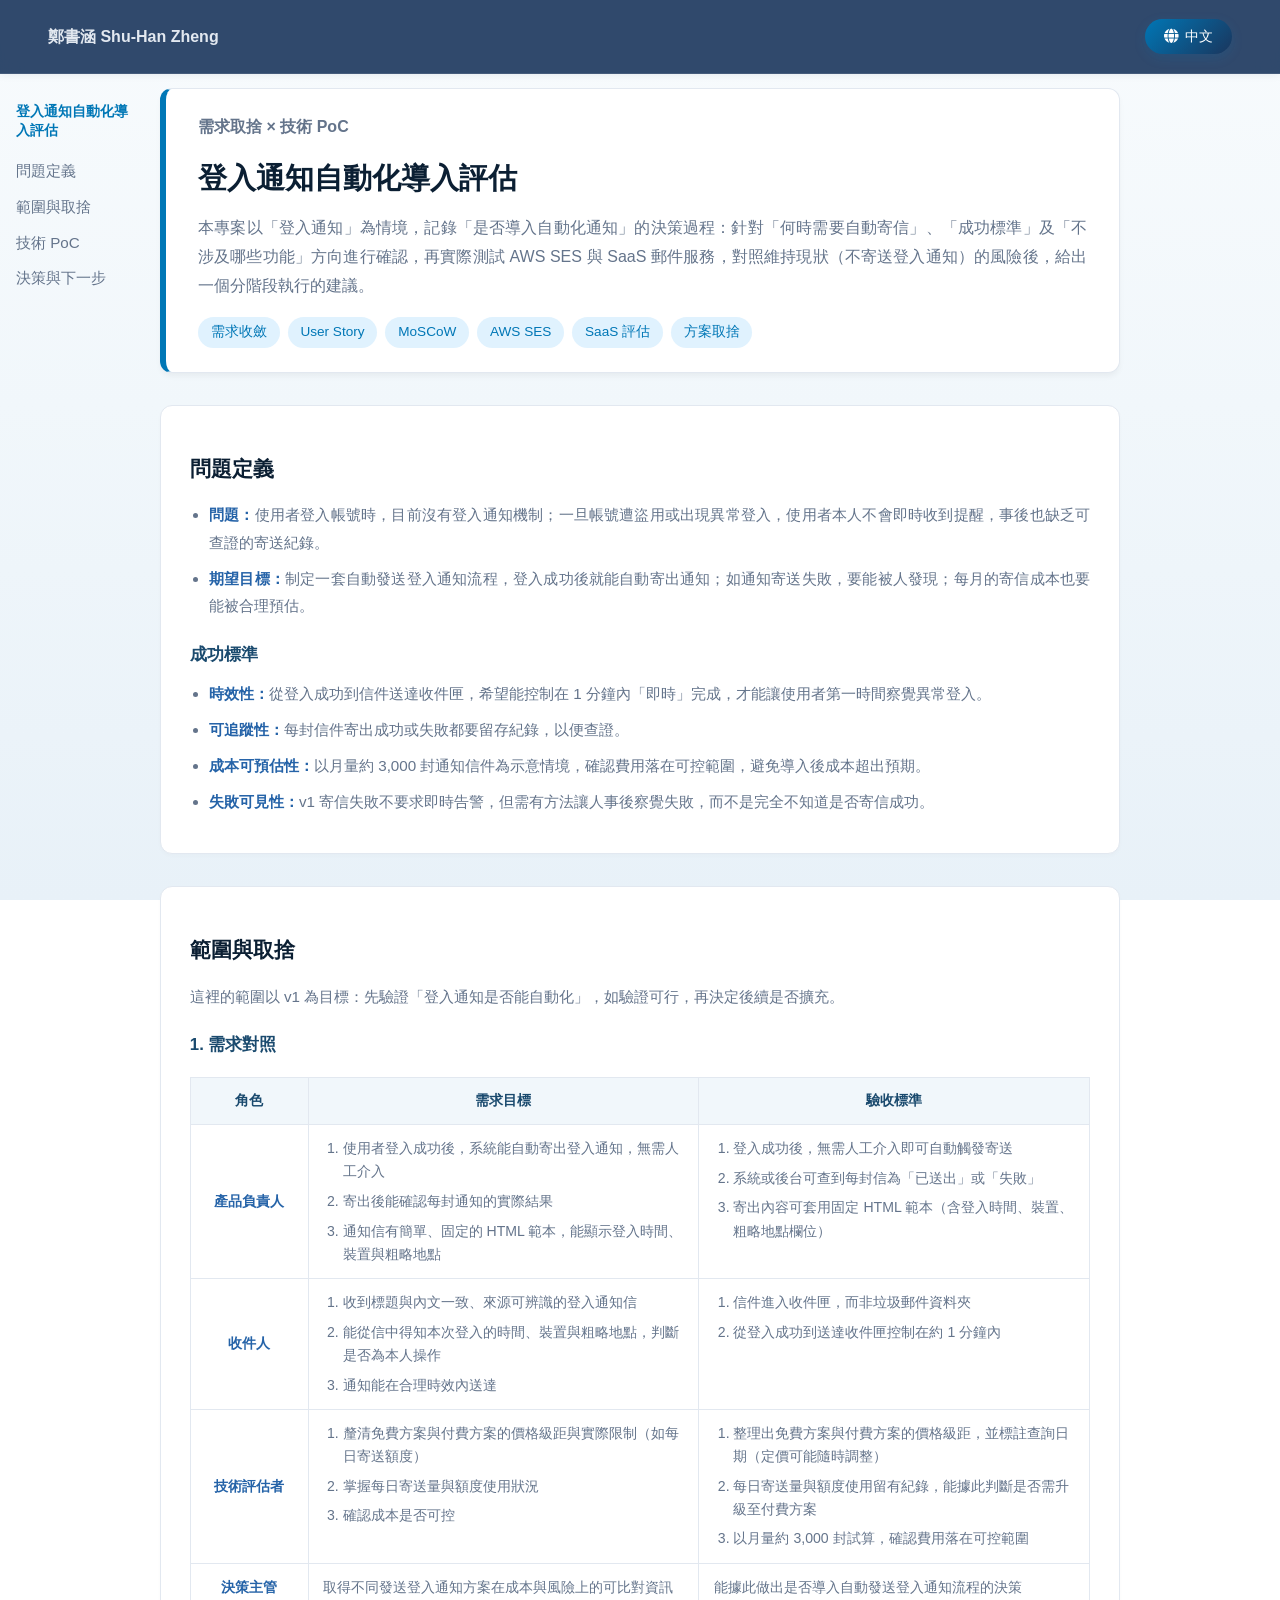
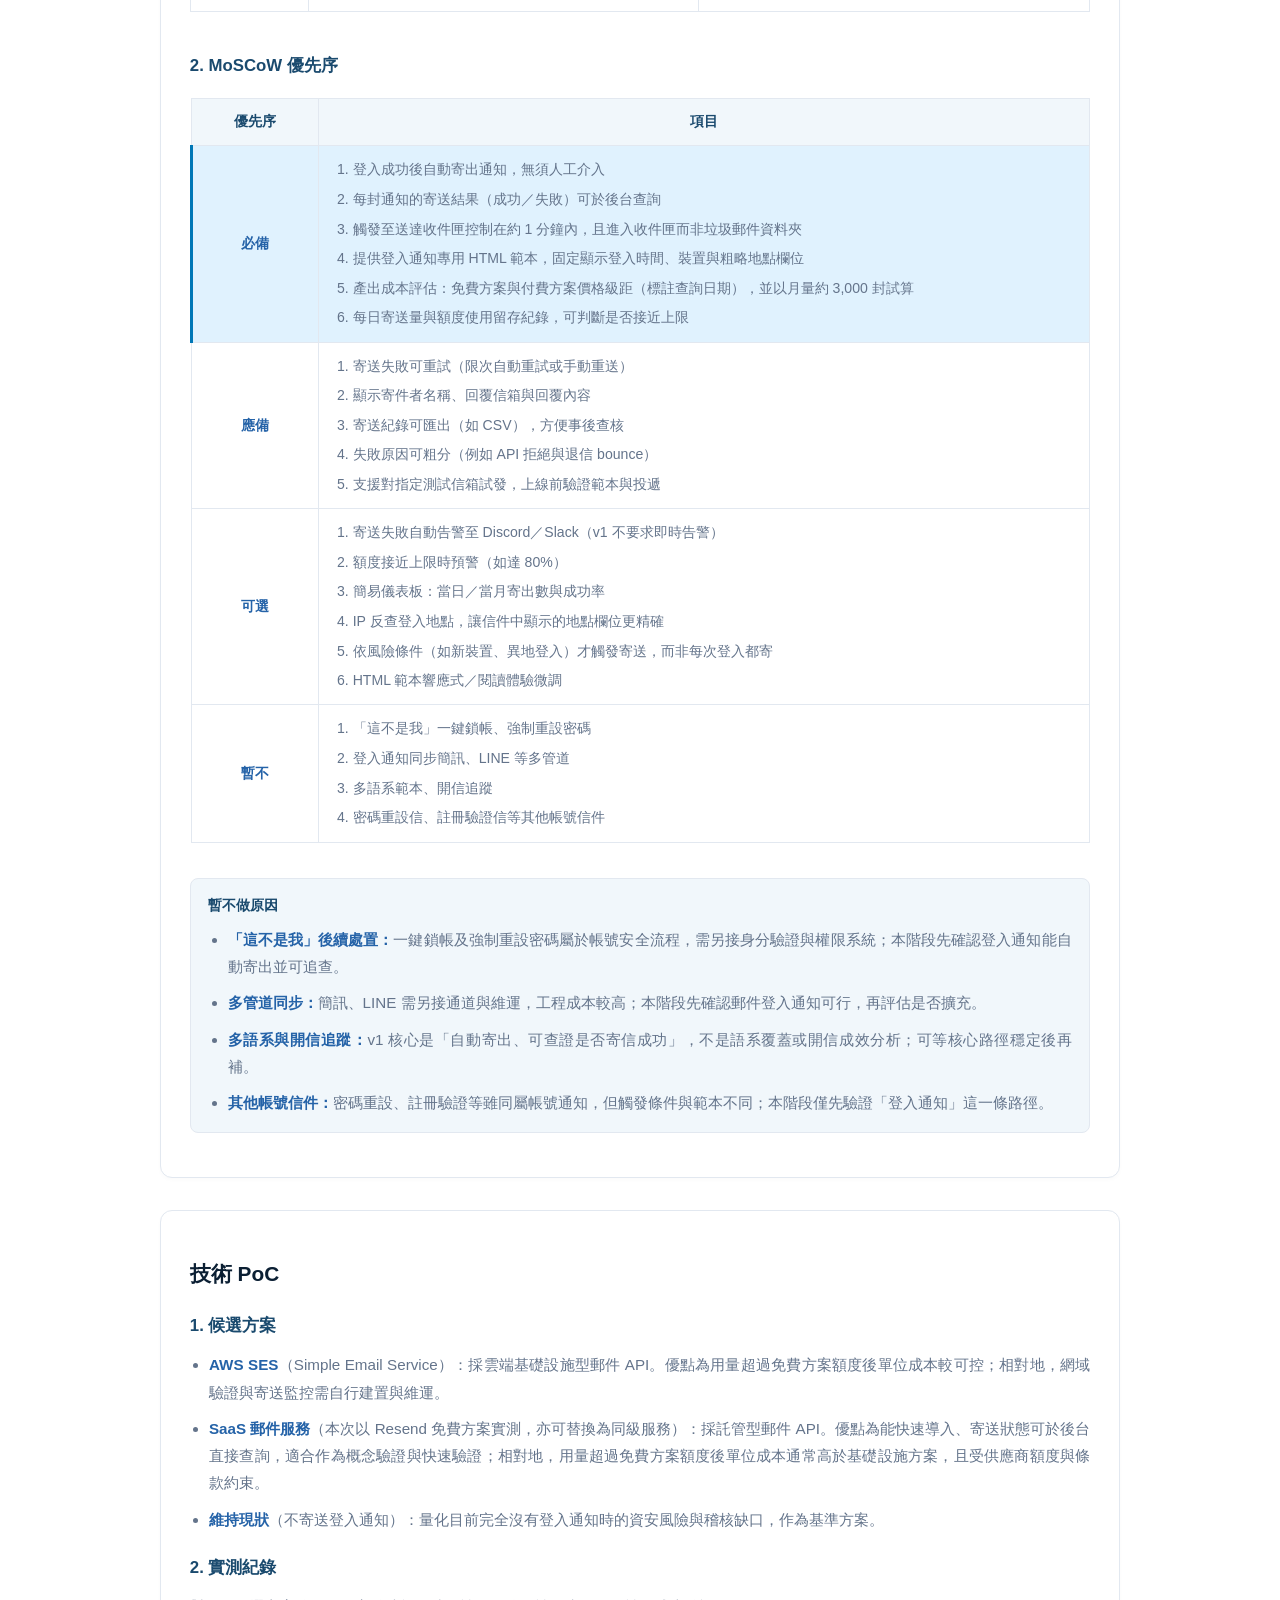
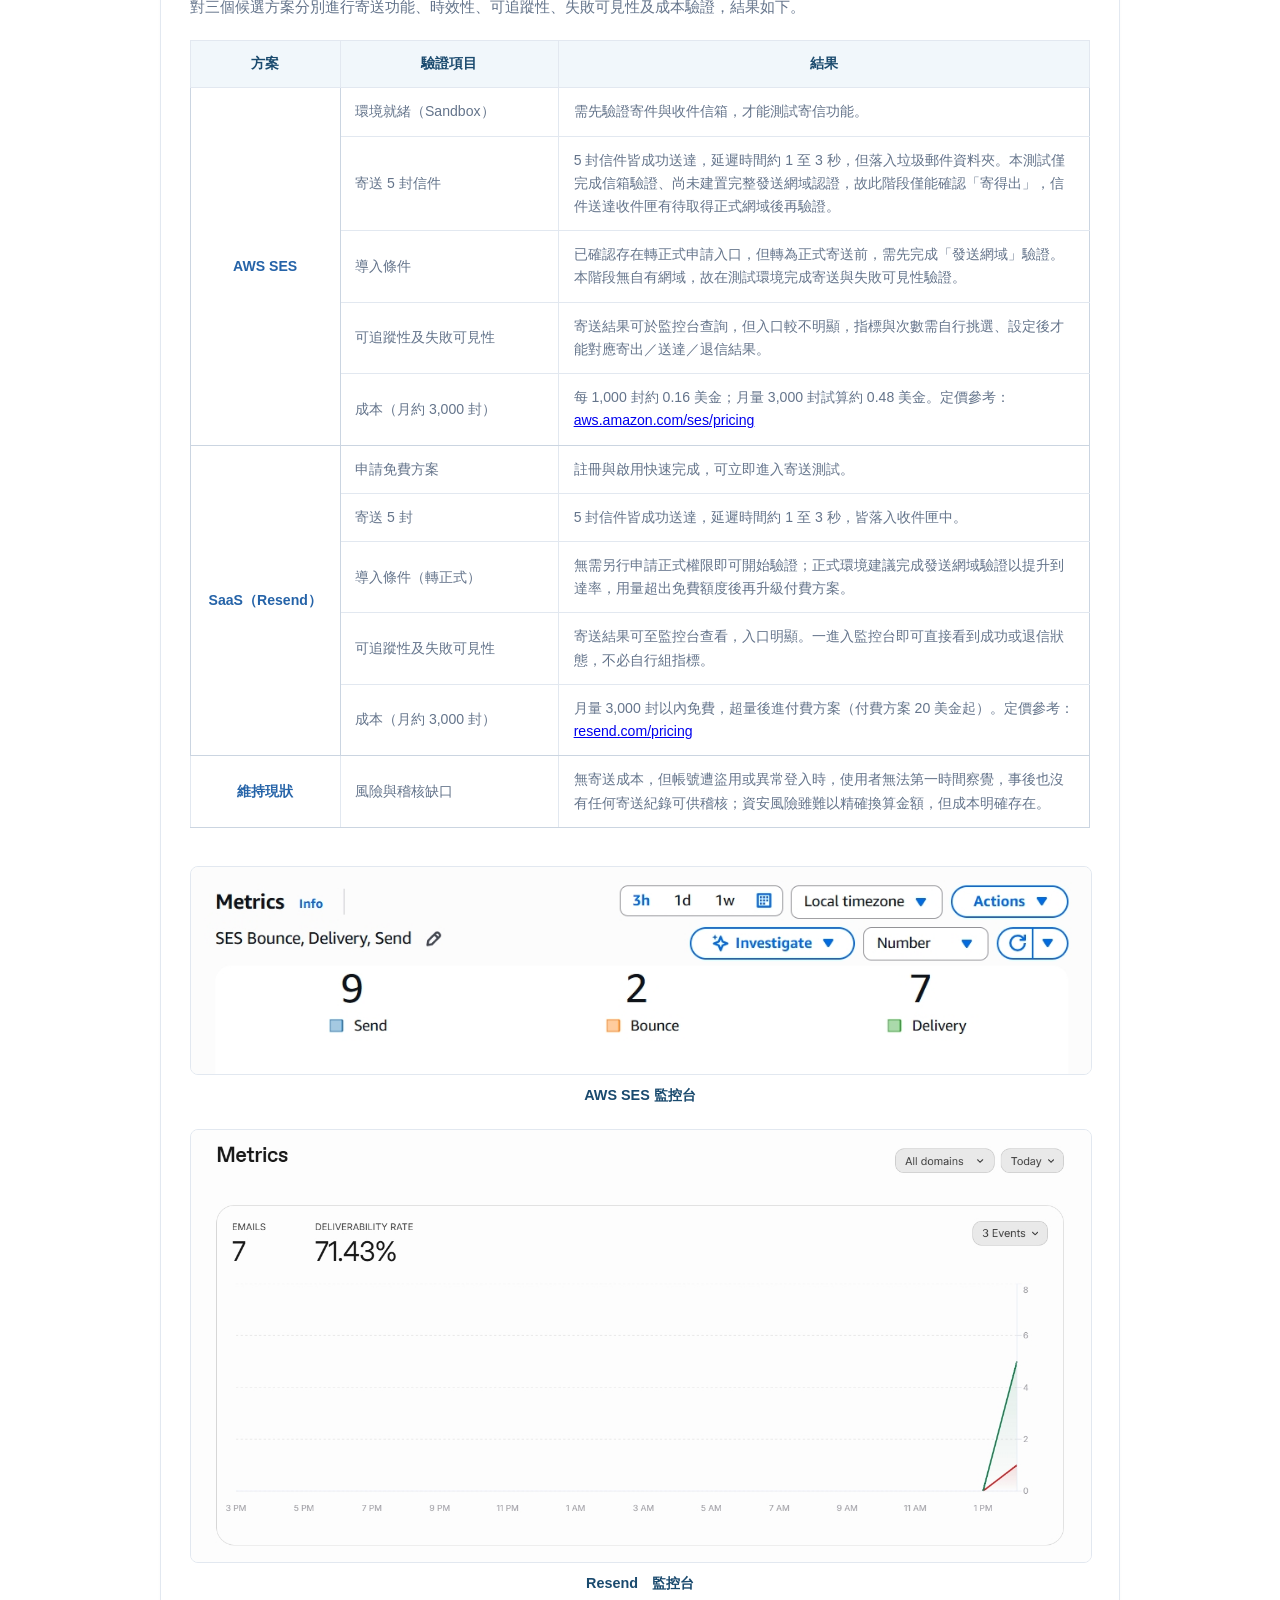
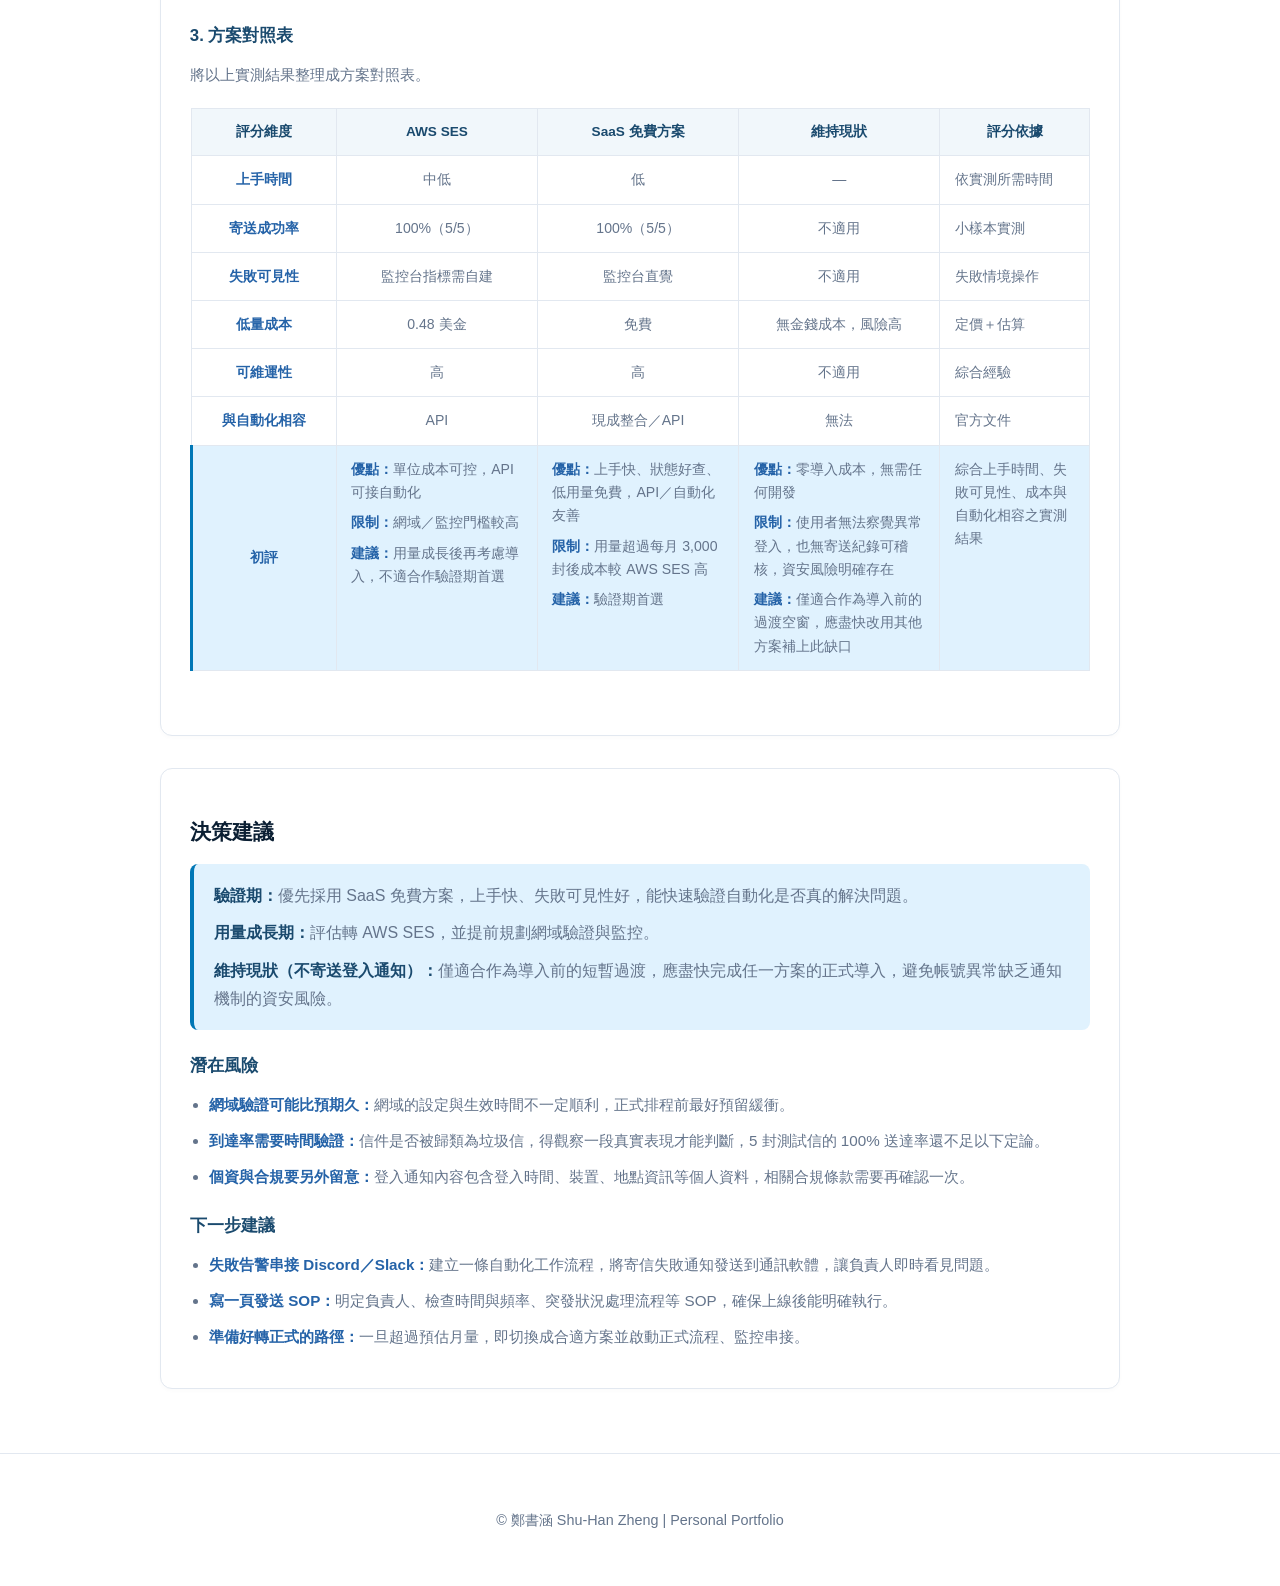
<file: poc.html>
<!DOCTYPE html>
<html lang="zh-TW">
<head>
    <meta charset="UTF-8">
    <meta name="viewport" content="width=device-width, initial-scale=1.0">
    <meta name="description" content="登入通知自動化導入評估 — 從需求範圍到 AWS／SaaS 技術 PoC 決策">
    <title>登入通知自動化導入評估 | 鄭書涵 Portfolio</title>

    <link rel="stylesheet" href="https://cdnjs.cloudflare.com/ajax/libs/font-awesome/6.4.0/css/all.min.css">
    <link rel="stylesheet" href="css/variables.css">
    <link rel="stylesheet" href="css/base.css">
    <link rel="stylesheet" href="css/components.css">
    <link rel="stylesheet" href="css/project.css">

    <script type="application/ld+json">
    {
        "@context": "https://schema.org",
        "@type": "CreativeWork",
        "name": "登入通知自動化導入評估｜從需求範圍到技術 PoC 決策",
        "author": { "@type": "Person", "name": "鄭書涵 Shu-Han Zheng" },
        "description": "界定登入通知自動化場景與成功標準，比較 AWS SES、SaaS 郵件服務與維持現狀，提出分階段導入建議",
        "keywords": ["Requirements", "MoSCoW", "AWS SES", "SaaS", "Technical PoC", "Trade-offs"]
    }
    </script>

    <style>
        .subsection-title {
            margin: 1.4rem 0 0.7rem 0;
            font-size: 1.05rem;
            font-weight: 700;
            color: var(--text-level-2);
        }
        .table-scroll {
            width: 100%;
            overflow-x: auto;
            -webkit-overflow-scrolling: touch;
            margin: 0.5rem 0 1rem 0;
        }
        .poc-table {
            width: 100%;
            border-collapse: collapse;
            margin: 0.4rem 0 1.2rem 0;
            font-size: 0.88rem;
            min-width: 640px;
        }
        .poc-table th,
        .poc-table td {
            padding: 0.75rem 0.9rem;
            border: 1px solid var(--border-color);
            text-align: left;
            vertical-align: top;
            line-height: 1.65;
        }
        .poc-table th {
            background: var(--surface-soft);
            color: var(--text-level-2);
            font-weight: 700;
            font-size: 0.85rem;
            text-align: center;
            vertical-align: middle;
        }
        .poc-table .cell-list {
            margin: 0;
            padding-left: 1.4em;
        }
        .poc-table .cell-list li {
            margin-bottom: 0.4rem;
        }
        .poc-table .cell-list li:last-child {
            margin-bottom: 0;
        }
        .poc-table--head-center {
            table-layout: fixed;
        }
        .poc-table--head-center th:first-child,
        .poc-table--head-center td:first-child {
            width: 5.5rem;
            white-space: nowrap;
        }
        .poc-table--head-center th:nth-child(2),
        .poc-table--head-center td:nth-child(2),
        .poc-table--head-center th:nth-child(3),
        .poc-table--head-center td:nth-child(3) {
            width: calc((100% - 5.5rem) / 2);
        }
        .poc-table--moscow th:first-child,
        .poc-table--moscow td:first-child {
            width: 6rem;
            white-space: nowrap;
        }
        .poc-table--compare {
            table-layout: fixed;
        }
        .poc-table--compare th:first-child,
        .poc-table--compare td:first-child {
            width: 7.2rem;
            white-space: nowrap;
        }
        .poc-table--compare th:nth-child(5),
        .poc-table--compare td:nth-child(5) {
            width: 7.5rem;
        }
        .poc-table--compare td {
            text-align: center;
            vertical-align: middle;
        }
        .poc-table--compare td:nth-child(5) {
            text-align: left;
        }
        .poc-table--compare tr.is-highlight td {
            text-align: left;
            vertical-align: top;
        }
        .poc-table--compare tr.is-highlight td:first-child {
            text-align: center;
            vertical-align: middle;
        }
        .poc-table td:first-child {
            text-align: center;
            vertical-align: middle;
        }
        .poc-table--option-log tbody tr > td:nth-last-child(2) {
            text-align: left;
            vertical-align: middle;
        }
        .poc-table--option-log td[rowspan] {
            text-align: center;
            vertical-align: middle;
        }
        /* 各方案整條區塊外框：較 --border-color #E2E8F0 深一階 */
        .poc-table--option-log {
            --option-edge: #CBD5E1;
            table-layout: fixed;
        }
        .poc-table--option-log th:nth-child(1) {
            width: 7.5rem;
        }
        .poc-table--option-log th:nth-child(2) {
            width: 21%;
        }
        .poc-table--option-log th:nth-child(3) {
            width: calc(79% - 7.5rem);
        }
        .poc-table--option-log tr.option-group-start > td {
            border-top-color: var(--option-edge);
        }
        .poc-table--option-log tr.option-group-end > td {
            border-bottom-color: var(--option-edge);
        }
        .poc-table--option-log td[rowspan] {
            border-left-color: var(--option-edge);
            border-right-color: var(--option-edge);
            border-top-color: var(--option-edge);
            border-bottom-color: var(--option-edge);
        }
        .poc-table--option-log tbody tr > td:last-child {
            border-right-color: var(--option-edge);
        }
        .poc-table td {
            color: var(--text-level-4);
        }
        .poc-table td p {
            margin: 0 0 0.45rem 0;
        }
        .poc-table td p:last-child {
            margin-bottom: 0;
        }
        .poc-table td strong,
        .poc-table th strong {
            color: var(--text-level-3);
        }
        .poc-table tr.is-highlight td {
            background: var(--accent-light);
        }
        .poc-table tr.is-highlight td:first-child {
            border-left: 3px solid var(--accent-color);
        }
        .screenshot-grid {
            display: grid;
            grid-template-columns: repeat(2, 1fr);
            gap: 1.25rem 1.5rem;
            margin: 1.2rem 0 1.6rem 0;
        }
        .screenshot-grid--stack {
            grid-template-columns: 1fr;
            width: 100%;
            max-width: none;
        }
        .screenshot-slot {
            border: 1px dashed var(--border-color);
            border-radius: 8px;
            background: var(--surface-soft);
            min-height: 140px;
            padding: 1.2rem;
            display: flex;
            flex-direction: column;
            align-items: center;
            justify-content: center;
            text-align: center;
            color: var(--text-muted);
            font-size: 0.88rem;
            line-height: 1.6;
        }
        .screenshot-slot i {
            font-size: 1.5rem;
            color: var(--accent-color);
            margin-bottom: 0.5rem;
        }
        .screenshot-slot strong {
            display: block;
            color: var(--text-level-2);
            margin-bottom: 0.25rem;
        }
        .screenshot-card {
            margin: 0;
            padding: 0;
            border: none;
            background: transparent;
        }
        .screenshot-card img {
            display: block;
            width: 100%;
            height: auto;
            border-radius: 8px;
            border: 1px solid var(--border-color, #e0e0e0);
            object-fit: cover;
            object-position: top center;
        }
        .screenshot-grid--stack .screenshot-card img {
            object-fit: contain;
            height: auto;
        }
        .screenshot-card figcaption {
            padding: 0.55rem 0 0 0;
            font-size: 0.9rem;
            line-height: 1.55;
            color: var(--text-muted);
            text-align: center;
        }
        .screenshot-card figcaption strong {
            display: block;
            color: var(--text-level-2);
            margin-bottom: 0.2rem;
        }
        .decision-box {
            background: var(--accent-light);
            border-left: 4px solid var(--accent-color);
            border-radius: 8px;
            padding: 1.1rem 1.25rem;
            margin: 1rem 0;
        }
        .decision-box p {
            margin: 0 0 0.6rem 0;
            color: var(--text-level-4);
            line-height: 1.75;
        }
        .decision-box p:last-child { margin-bottom: 0; }
        .decision-box strong { color: var(--text-level-2); }
        .decision-box > strong:first-child {
            display: block;
            margin-bottom: 0.6rem;
        }
        .decision-box ul.details {
            margin: 0;
            color: var(--text-level-4);
        }
        .decision-box ul.details li:last-child { margin-bottom: 0; }
        .note-banner {
            background: var(--surface-soft);
            border: 1px solid var(--border-color);
            border-radius: 8px;
            padding: 0.85rem 1.1rem;
            font-size: 0.88rem;
            color: var(--text-muted);
            line-height: 1.65;
            margin: 0 0 1rem 0;
        }
        .note-box {
            background: var(--surface-soft);
            border: 1px solid var(--border-color);
            border-radius: 8px;
            padding: 0.95rem 1.1rem;
            font-size: 0.88rem;
            color: var(--text-muted);
            line-height: 1.65;
            margin: 1rem 0;
        }
        .note-box > strong:first-child {
            display: block;
            color: var(--text-level-2);
            margin-bottom: 0.55rem;
        }
        .note-box ul.details {
            margin: 0;
            color: var(--text-muted);
        }
        .note-box ul.details li:last-child { margin-bottom: 0; }
        @media (max-width: 768px) {
            .poc-table { font-size: 0.8rem; }
            .poc-table th, .poc-table td { padding: 0.55rem 0.6rem; }
            .screenshot-grid { grid-template-columns: 1fr; }
        }

        /* 左側大綱：三欄置中，文章在正中，大綱貼在文章左側 */
        .container--with-toc {
            display: grid;
            grid-template-columns: minmax(0, 1fr) minmax(0, 960px) minmax(0, 1fr);
            column-gap: 1.75rem;
            width: 100%;
            max-width: none;
            margin-left: auto;
            margin-right: auto;
            padding-left: 1rem;
            padding-right: 1rem;
            box-sizing: border-box;
            align-items: start;
        }
        .container--with-toc > .project-toc {
            grid-column: 1;
            justify-self: end;
            width: 100%;
            max-width: 20rem;
            position: sticky;
            top: 5.5rem;
            max-height: calc(100vh - 6.5rem);
            overflow-y: auto;
            padding: 0.85rem 0;
            text-align: left;
        }
        .container--with-toc > article {
            grid-column: 2;
            min-width: 0;
            width: 100%;
        }
        .project-toc-label {
            display: block;
            margin: 0 0 0.85rem 0;
            padding: 0;
            font-size: 0.88rem;
            font-weight: 800;
            line-height: 1.35;
            letter-spacing: 0;
            text-transform: none;
            text-align: left;
            color: var(--text-level-1);
            text-decoration: none;
            transition: color 0.2s ease;
        }
        .project-toc-label:hover,
        .project-toc-label.is-active {
            color: var(--accent-color);
        }
        .project-toc-list {
            list-style: none;
            margin: 0;
            padding: 0;
            text-align: left;
        }
        .project-toc-list .project-toc-item > a {
            display: block;
            padding: 0.45rem 0;
            border-left: none;
            color: var(--text-level-4);
            text-decoration: none;
            text-align: left;
            font-size: 0.95rem;
            line-height: 1.4;
            transition: color 0.2s ease;
        }
        .project-toc-list .project-toc-item > a:hover {
            color: var(--accent-color);
            background: transparent;
        }
        .project-toc-list .project-toc-item > a.is-active {
            color: var(--accent-color);
            font-weight: 600;
            background: transparent;
        }
        .project-toc-item {
            margin: 0;
        }
        .project-toc-subs-wrap {
            display: grid;
            grid-template-rows: 0fr;
            transition: grid-template-rows 0.28s ease;
        }
        .project-toc-item:hover .project-toc-subs-wrap,
        .project-toc-item:focus-within .project-toc-subs-wrap {
            grid-template-rows: 1fr;
        }
        .project-toc-subs {
            list-style: none;
            margin: 0;
            padding: 0 0 0 0.75rem;
            overflow: hidden;
            min-height: 0;
        }
        .project-toc-subs li {
            padding: 0;
        }
        .project-toc-subs a {
            display: block;
            padding: 0.2rem 0;
            font-size: 0.82rem;
            line-height: 1.4;
            color: var(--text-muted);
            text-decoration: none;
            transition: color 0.2s ease;
        }
        .project-toc-item:hover .project-toc-subs a,
        .project-toc-item:focus-within .project-toc-subs a {
            color: var(--text-level-4);
        }
        .project-toc-subs a:hover {
            color: var(--accent-color);
        }
        @media (max-width: 1200px) {
            .container--with-toc {
                grid-template-columns: 1fr;
                max-width: 960px;
                margin-left: auto;
                margin-right: auto;
                column-gap: 0;
            }
            .container--with-toc > .project-toc,
            .container--with-toc > article {
                grid-column: 1;
                justify-self: stretch;
                max-width: none;
            }
            .container--with-toc > .project-toc {
                position: static;
                max-height: none;
                overflow: visible;
                margin-bottom: 0.5rem;
                padding: 0.75rem 0 0.85rem;
                border-bottom: 1px solid var(--border-color);
            }
            .project-toc-list .project-toc-item > a {
                font-size: 0.95rem;
            }
            .project-toc-label {
                font-size: 0.88rem;
            }
        }
    </style>
</head>
<body>

    <header class="header--with-logo">
        <a href="index.html" class="header-logo">鄭書涵 Shu-Han Zheng</a>
        <nav class="nav-links" aria-label="主要導覽">
            <button id="lang-toggle-btn" class="btn-lang" type="button">
                <i class="fa-solid fa-globe" aria-hidden="true"></i>
                <span id="lang-text">中文</span>
            </button>
        </nav>
    </header>

    <main class="container container--project container--with-toc">
        <nav class="project-toc" aria-label="頁面大綱">
            <a href="#hero" class="project-toc-label" data-lang-zh="登入通知自動化導入評估" data-lang-en="Login Notification Feasibility Assessment">登入通知自動化導入評估</a>
            <ul class="project-toc-list">
                <li class="project-toc-item"><a href="#stage1" data-lang-zh="問題定義" data-lang-en="Problem Framing">問題定義</a></li>
                <li class="project-toc-item"><a href="#stage2" data-lang-zh="範圍與取捨" data-lang-en="Scope &amp; Trade-offs">範圍與取捨</a></li>
                <li class="project-toc-item"><a href="#stage3" data-lang-zh="技術 PoC" data-lang-en="Tech PoC">技術 PoC</a></li>
                <li class="project-toc-item"><a href="#stage4" data-lang-zh="決策與下一步" data-lang-en="Decision &amp; Next Steps">決策與下一步</a></li>
            </ul>
        </nav>
        <article>
            <section id="hero" class="hero-project" aria-labelledby="poc-title">
                <p class="hero-project-brand" data-lang-zh="需求取捨 × 技術 PoC" data-lang-en="Requirements × Tech PoC">需求取捨 × 技術 PoC</p>
                <h1 id="poc-title" data-lang-zh="登入通知自動化導入評估" data-lang-en="Login Notification Feasibility Assessment">登入通知自動化導入評估</h1>
                <p data-lang-zh="本專案以「登入通知」為情境，記錄「是否導入自動化通知」的決策過程：針對「何時需要自動寄信」、「成功標準」及「不涉及哪些功能」方向進行確認，再實際測試 AWS SES 與 SaaS 郵件服務，對照維持現狀（不寄送登入通知）的風險後，給出一個分階段執行的建議。" data-lang-en="This project uses login notifications as the scenario to document whether to adopt automated notifications: clarifying when auto-sending is needed, what success looks like, and what stays out of scope; then hands-on testing of AWS SES and a SaaS email service against the risk of the status quo (no login notifications)—ending with a staged recommendation.">本專案以「登入通知」為情境，記錄「是否導入自動化通知」的決策過程：針對「何時需要自動寄信」、「成功標準」及「不涉及哪些功能」方向進行確認，再實際測試 AWS SES 與 SaaS 郵件服務，對照維持現狀（不寄送登入通知）的風險後，給出一個分階段執行的建議。</p>
                <div class="tag-group">
                    <span class="tag" data-lang-zh="需求收斂" data-lang-en="Requirements">需求收斂</span>
                    <span class="tag">User Story</span>
                    <span class="tag">MoSCoW</span>
                    <span class="tag">AWS SES</span>
                    <span class="tag" data-lang-zh="SaaS 評估" data-lang-en="SaaS Evaluation">SaaS 評估</span>
                    <span class="tag" data-lang-zh="方案取捨" data-lang-en="Trade-offs">方案取捨</span>
                </div>
            </section>

            <!-- 01 問題定義 -->
            <section id="stage1" class="timeline-card">
                <h2 class="stage-title"><span data-lang-zh="問題定義" data-lang-en="Problem Framing">問題定義</span></h2>
                <ul class="details">
                    <li data-lang-zh="<strong>問題：</strong>使用者登入帳號時，目前沒有登入通知機制；一旦帳號遭盜用或出現異常登入，使用者本人不會即時收到提醒，事後也缺乏可查證的寄送紀錄。" data-lang-en="<strong>The problem:</strong> There is currently no login notification mechanism. If an account is compromised or a login looks abnormal, the user is not alerted in time, and there is no verifiable send record afterward."><strong>問題：</strong>使用者登入帳號時，目前沒有登入通知機制；一旦帳號遭盜用或出現異常登入，使用者本人不會即時收到提醒，事後也缺乏可查證的寄送紀錄。</li>
                    <li data-lang-zh="<strong>期望目標：</strong>制定一套自動發送登入通知流程，登入成功後就能自動寄出通知；如通知寄送失敗，要能被人發現；每月的寄信成本也要能被合理預估。" data-lang-en="<strong>Desired outcome:</strong> Build an automated login-notification flow that sends after a successful login; failed sends must be discoverable; and monthly sending cost should stay reasonably predictable."><strong>期望目標：</strong>制定一套自動發送登入通知流程，登入成功後就能自動寄出通知；如通知寄送失敗，要能被人發現；每月的寄信成本也要能被合理預估。</li>
                </ul>

                <h3 class="subsection-title" data-lang-zh="成功標準" data-lang-en="Success criteria">成功標準</h3>
                <ul class="details">
                    <li data-lang-zh="<strong>時效性：</strong>從登入成功到信件送達收件匣，希望能控制在 1 分鐘內「即時」完成，才能讓使用者第一時間察覺異常登入。" data-lang-en="<strong>Timeliness:</strong> From successful login to inbox delivery should stay within about 1 minute, so users can spot abnormal logins right away."><strong>時效性：</strong>從登入成功到信件送達收件匣，希望能控制在 1 分鐘內「即時」完成，才能讓使用者第一時間察覺異常登入。</li>
                    <li data-lang-zh="<strong>可追蹤性：</strong>每封信件寄出成功或失敗都要留存紀錄，以便查證。" data-lang-en="<strong>Traceability:</strong> Every send’s success or failure must be logged for later verification."><strong>可追蹤性：</strong>每封信件寄出成功或失敗都要留存紀錄，以便查證。</li>
                    <li data-lang-zh="<strong>成本可預估性：</strong>以月量約 3,000 封通知信件為示意情境，確認費用落在可控範圍，避免導入後成本超出預期。" data-lang-en="<strong>Predictable cost:</strong> Using about 3,000 notification emails per month as an illustrative volume, confirm cost stays controllable and does not become a surprise after adoption."><strong>成本可預估性：</strong>以月量約 3,000 封通知信件為示意情境，確認費用落在可控範圍，避免導入後成本超出預期。</li>
                    <li data-lang-zh="<strong>失敗可見性：</strong>v1 寄信失敗不要求即時告警，但需有方法讓人事後察覺失敗，而不是完全不知道是否寄信成功。" data-lang-en="<strong>Failure visibility:</strong> v1 does not require real-time alerts, but there must be a way for someone to notice failures afterward—rather than having no idea whether sends succeeded."><strong>失敗可見性：</strong>v1 寄信失敗不要求即時告警，但需有方法讓人事後察覺失敗，而不是完全不知道是否寄信成功。</li>
                </ul>
            </section>

            <!-- 02 範圍取捨 -->
            <section id="stage2" class="timeline-card">
                <h2 class="stage-title"><span data-lang-zh="範圍與取捨" data-lang-en="Scope &amp; Trade-offs">範圍與取捨</span></h2>
                <p class="stage-text" data-lang-zh="這裡的範圍以 v1 為目標：先驗證「登入通知是否能自動化」，如驗證可行，再決定後續是否擴充。" data-lang-en="Scope targets v1: first validate whether login notifications can be automated; if that works, decide what to expand next.">這裡的範圍以 v1 為目標：先驗證「登入通知是否能自動化」，如驗證可行，再決定後續是否擴充。</p>

                <h3 class="subsection-title" data-lang-zh="1. 需求對照" data-lang-en="1. Requirements mapping">1. 需求對照</h3>
                <div class="table-scroll">
                    <table class="poc-table poc-table--head-center">
                        <thead>
                            <tr>
                                <th data-lang-zh="角色" data-lang-en="Role">角色</th>
                                <th data-lang-zh="需求目標" data-lang-en="Goal">需求目標</th>
                                <th data-lang-zh="驗收標準" data-lang-en="Acceptance criteria">驗收標準</th>
                            </tr>
                        </thead>
                        <tbody>
                            <tr>
                                <td><strong data-lang-zh="產品負責人" data-lang-en="Product Owner">產品負責人</strong></td>
                                <td data-lang-zh="<ol class='cell-list'><li>使用者登入成功後，系統能自動寄出登入通知，無需人工介入</li><li>寄出後能確認每封通知的實際結果</li><li>通知信有簡單、固定的 HTML 範本，能顯示登入時間、裝置與粗略地點</li></ol>" data-lang-en="<ol class='cell-list'><li>After a successful login, the system sends a login notification automatically with no manual intervention</li><li>The actual result of each notification can be confirmed after sending</li><li>Notifications use a simple, fixed HTML template showing login time, device, and approximate location</li></ol>"><ol class='cell-list'><li>使用者登入成功後，系統能自動寄出登入通知，無需人工介入</li><li>寄出後能確認每封通知的實際結果</li><li>通知信有簡單、固定的 HTML 範本，能顯示登入時間、裝置與粗略地點</li></ol></td>
                                <td data-lang-zh="<ol class='cell-list'><li>登入成功後，無需人工介入即可自動觸發寄送</li><li>系統或後台可查到每封信為「已送出」或「失敗」</li><li>寄出內容可套用固定 HTML 範本（含登入時間、裝置、粗略地點欄位）</li></ol>" data-lang-en="<ol class='cell-list'><li>Sending is triggered automatically after a successful login, with no manual step</li><li>The system or admin console can show each email as “sent” or “failed”</li><li>Outgoing content uses a fixed HTML template (with login time, device, and approximate-location fields)</li></ol>"><ol class='cell-list'><li>登入成功後，無需人工介入即可自動觸發寄送</li><li>系統或後台可查到每封信為「已送出」或「失敗」</li><li>寄出內容可套用固定 HTML 範本（含登入時間、裝置、粗略地點欄位）</li></ol></td>
                            </tr>
                            <tr>
                                <td><strong data-lang-zh="收件人" data-lang-en="Recipient">收件人</strong></td>
                                <td data-lang-zh="<ol class='cell-list'><li>收到標題與內文一致、來源可辨識的登入通知信</li><li>能從信中得知本次登入的時間、裝置與粗略地點，判斷是否為本人操作</li><li>通知能在合理時效內送達</li></ol>" data-lang-en="<ol class='cell-list'><li>Receive a login notification with consistent subject/body and an identifiable sender</li><li>Can tell from the email the login time, device, and approximate location to judge whether it was them</li><li>The notification arrives within a reasonable time window</li></ol>"><ol class='cell-list'><li>收到標題與內文一致、來源可辨識的登入通知信</li><li>能從信中得知本次登入的時間、裝置與粗略地點，判斷是否為本人操作</li><li>通知能在合理時效內送達</li></ol></td>
                                <td data-lang-zh="<ol class='cell-list'><li>信件進入收件匣，而非垃圾郵件資料夾</li><li>從登入成功到送達收件匣控制在約 1 分鐘內</li></ol>" data-lang-en="<ol class='cell-list'><li>The message lands in the inbox, not the spam folder</li><li>Delivery from successful login to inbox stays within about 1 minute</li></ol>"><ol class='cell-list'><li>信件進入收件匣，而非垃圾郵件資料夾</li><li>從登入成功到送達收件匣控制在約 1 分鐘內</li></ol></td>
                            </tr>
                            <tr>
                                <td><strong data-lang-zh="技術評估者" data-lang-en="Tech evaluator">技術評估者</strong></td>
                                <td data-lang-zh="<ol class='cell-list'><li>釐清免費方案與付費方案的價格級距與實際限制（如每日寄送額度）</li><li>掌握每日寄送量與額度使用狀況</li><li>確認成本是否可控</li></ol>" data-lang-en="<ol class='cell-list'><li>Clarify free and paid pricing tiers and real limits (e.g. daily send quotas)</li><li>Track daily send volume and quota usage</li><li>Confirm whether cost stays controllable</li></ol>"><ol class='cell-list'><li>釐清免費方案與付費方案的價格級距與實際限制（如每日寄送額度）</li><li>掌握每日寄送量與額度使用狀況</li><li>確認成本是否可控</li></ol></td>
                                <td data-lang-zh="<ol class='cell-list'><li>整理出免費方案與付費方案的價格級距，並標註查詢日期（定價可能隨時調整）</li><li>每日寄送量與額度使用留有紀錄，能據此判斷是否需升級至付費方案</li><li>以月量約 3,000 封試算，確認費用落在可控範圍</li></ol>" data-lang-en="<ol class='cell-list'><li>Document free and paid price bands with the query date noted (pricing may change)</li><li>Daily volume and quota usage are logged, supporting upgrade decisions</li><li>A cost estimate at about 3,000 emails/month confirms spend stays controllable</li></ol>"><ol class='cell-list'><li>整理出免費方案與付費方案的價格級距，並標註查詢日期（定價可能隨時調整）</li><li>每日寄送量與額度使用留有紀錄，能據此判斷是否需升級至付費方案</li><li>以月量約 3,000 封試算，確認費用落在可控範圍</li></ol></td>
                            </tr>
                            <tr>
                                <td><strong data-lang-zh="決策主管" data-lang-en="Decision maker">決策主管</strong></td>
                                <td data-lang-zh="取得不同發送登入通知方案在成本與風險上的可比對資訊" data-lang-en="Obtain comparable cost and risk information across login-notification options">取得不同發送登入通知方案在成本與風險上的可比對資訊</td>
                                <td data-lang-zh="能據此做出是否導入自動發送登入通知流程的決策" data-lang-en="Can make a go / no-go decision on adopting an automated login-notification flow">能據此做出是否導入自動發送登入通知流程的決策</td>
                            </tr>
                        </tbody>
                    </table>
                </div>

                <h3 class="subsection-title" data-lang-zh="2. MoSCoW 優先序" data-lang-en="2. MoSCoW priorities">2. MoSCoW 優先序</h3>
                <div class="table-scroll">
                    <table class="poc-table poc-table--moscow">
                        <thead>
                            <tr>
                                <th data-lang-zh="優先序" data-lang-en="Priority">優先序</th>
                                <th data-lang-zh="項目" data-lang-en="Item">項目</th>
                            </tr>
                        </thead>
                        <tbody>
                            <tr class="is-highlight">
                                <td><strong data-lang-zh="必備" data-lang-en="Must have">必備</strong></td>
                                <td data-lang-zh="<ol class='cell-list'><li>登入成功後自動寄出通知，無須人工介入</li><li>每封通知的寄送結果（成功／失敗）可於後台查詢</li><li>觸發至送達收件匣控制在約 1 分鐘內，且進入收件匣而非垃圾郵件資料夾</li><li>提供登入通知專用 HTML 範本，固定顯示登入時間、裝置與粗略地點欄位</li><li>產出成本評估：免費方案與付費方案價格級距（標註查詢日期），並以月量約 3,000 封試算</li><li>每日寄送量與額度使用留存紀錄，可判斷是否接近上限</li></ol>" data-lang-en="<ol class='cell-list'><li>Send notifications automatically after a successful login, with no manual intervention</li><li>Each notification’s send result (success / failure) can be looked up in the admin console</li><li>Delivery from trigger to inbox stays within about 1 minute and lands in the inbox, not spam</li><li>Provide a login-notification HTML template that always shows login time, device, and approximate-location fields</li><li>Produce a cost assessment: free and paid price bands (with query date), plus an estimate at about 3,000 emails/month</li><li>Keep daily send volume and quota-usage records to tell when limits are near</li></ol>"><ol class='cell-list'><li>登入成功後自動寄出通知，無須人工介入</li><li>每封通知的寄送結果（成功／失敗）可於後台查詢</li><li>觸發至送達收件匣控制在約 1 分鐘內，且進入收件匣而非垃圾郵件資料夾</li><li>提供登入通知專用 HTML 範本，固定顯示登入時間、裝置與粗略地點欄位</li><li>產出成本評估：免費方案與付費方案價格級距（標註查詢日期），並以月量約 3,000 封試算</li><li>每日寄送量與額度使用留存紀錄，可判斷是否接近上限</li></ol></td>
                            </tr>
                            <tr>
                                <td><strong data-lang-zh="應備" data-lang-en="Should have">應備</strong></td>
                                <td data-lang-zh="<ol class='cell-list'><li>寄送失敗可重試（限次自動重試或手動重送）</li><li>顯示寄件者名稱、回覆信箱與回覆內容</li><li>寄送紀錄可匯出（如 CSV），方便事後查核</li><li>失敗原因可粗分（例如 API 拒絕與退信 bounce）</li><li>支援對指定測試信箱試發，上線前驗證範本與投遞</li></ol>" data-lang-en="<ol class='cell-list'><li>Failed sends can be retried (limited automatic retries or manual resend)</li><li>Sender display name and Reply-To address are configurable</li><li>Send logs can be exported (e.g. CSV) for later review</li><li>Failure reasons can be roughly classified (e.g. API rejection vs bounce)</li><li>Support test sends to a designated inbox to validate template and delivery before go-live</li></ol>"><ol class='cell-list'><li>寄送失敗可重試（限次自動重試或手動重送）</li><li>顯示寄件者名稱、回覆信箱與回覆內容</li><li>寄送紀錄可匯出（如 CSV），方便事後查核</li><li>失敗原因可粗分（例如 API 拒絕與退信 bounce）</li><li>支援對指定測試信箱試發，上線前驗證範本與投遞</li></ol></td>
                            </tr>
                            <tr>
                                <td><strong data-lang-zh="可選" data-lang-en="Could have">可選</strong></td>
                                <td data-lang-zh="<ol class='cell-list'><li>寄送失敗自動告警至 Discord／Slack（v1 不要求即時告警）</li><li>額度接近上限時預警（如達 80%）</li><li>簡易儀表板：當日／當月寄出數與成功率</li><li>IP 反查登入地點，讓信件中顯示的地點欄位更精確</li><li>依風險條件（如新裝置、異地登入）才觸發寄送，而非每次登入都寄</li><li>HTML 範本響應式／閱讀體驗微調</li></ol>" data-lang-en="<ol class='cell-list'><li>Automatic failure alerts to Discord / Slack (not required as real-time alerts in v1)</li><li>Quota warnings when usage nears the limit (e.g. 80%)</li><li>A simple dashboard for daily / monthly send counts and success rate</li><li>IP geolocation lookup to make the location field in the email more precise</li><li>Trigger sends only under risk conditions (e.g. new device, unfamiliar location), not on every login</li><li>Minor responsive / readability tweaks to the HTML template</li></ol>"><ol class='cell-list'><li>寄送失敗自動告警至 Discord／Slack（v1 不要求即時告警）</li><li>額度接近上限時預警（如達 80%）</li><li>簡易儀表板：當日／當月寄出數與成功率</li><li>IP 反查登入地點，讓信件中顯示的地點欄位更精確</li><li>依風險條件（如新裝置、異地登入）才觸發寄送，而非每次登入都寄</li><li>HTML 範本響應式／閱讀體驗微調</li></ol></td>
                            </tr>
                            <tr>
                                <td><strong data-lang-zh="暫不" data-lang-en="Won’t have">暫不</strong></td>
                                <td data-lang-zh="<ol class='cell-list'><li>「這不是我」一鍵鎖帳、強制重設密碼</li><li>登入通知同步簡訊、LINE 等多管道</li><li>多語系範本、開信追蹤</li><li>密碼重設信、註冊驗證信等其他帳號信件</li></ol>" data-lang-en="<ol class='cell-list'><li>“This wasn’t me” one-click account lock or forced password reset</li><li>Syncing login notifications to additional channels such as SMS or LINE</li><li>Multi-language templates and open tracking</li><li>Other account emails such as password-reset and signup-verification messages</li></ol>"><ol class='cell-list'><li>「這不是我」一鍵鎖帳、強制重設密碼</li><li>登入通知同步簡訊、LINE 等多管道</li><li>多語系範本、開信追蹤</li><li>密碼重設信、註冊驗證信等其他帳號信件</li></ol></td>
                            </tr>
                        </tbody>
                    </table>
                </div>

                <div class="note-box">
                    <strong data-lang-zh="暫不做原因" data-lang-en="Why these are out of scope">暫不做原因</strong>
                    <ul class="details">
                        <li data-lang-zh="<strong>「這不是我」後續處置：</strong>一鍵鎖帳及強制重設密碼屬於帳號安全流程，需另接身分驗證與權限系統；本階段先確認登入通知能自動寄出並可追查。" data-lang-en="<strong>“This wasn’t me” follow-up:</strong> One-click lock and forced password reset belong to the account-security workflow and need separate identity and permission systems. This stage first confirms login notifications can be sent automatically and traced."><strong>「這不是我」後續處置：</strong>一鍵鎖帳及強制重設密碼屬於帳號安全流程，需另接身分驗證與權限系統；本階段先確認登入通知能自動寄出並可追查。</li>
                        <li data-lang-zh="<strong>多管道同步：</strong>簡訊、LINE 需另接通道與維運，工程成本較高；本階段先確認郵件登入通知可行，再評估是否擴充。" data-lang-en="<strong>Multi-channel sync:</strong> SMS and LINE need additional channels and operations, with higher engineering cost. This stage first confirms email login notifications work, then evaluates expansion."><strong>多管道同步：</strong>簡訊、LINE 需另接通道與維運，工程成本較高；本階段先確認郵件登入通知可行，再評估是否擴充。</li>
                        <li data-lang-zh="<strong>多語系與開信追蹤：</strong>v1 核心是「自動寄出、可查證是否寄信成功」，不是語系覆蓋或開信成效分析；可等核心路徑穩定後再補。" data-lang-en="<strong>Locales and open tracking:</strong> v1 focuses on automatic sending and verifiable delivery—not language coverage or open-rate analysis. Those can wait until the core path is stable."><strong>多語系與開信追蹤：</strong>v1 核心是「自動寄出、可查證是否寄信成功」，不是語系覆蓋或開信成效分析；可等核心路徑穩定後再補。</li>
                        <li data-lang-zh="<strong>其他帳號信件：</strong>密碼重設、註冊驗證等雖同屬帳號通知，但觸發條件與範本不同；本階段僅先驗證「登入通知」這一條路徑。" data-lang-en="<strong>Other account emails:</strong> Password-reset and signup-verification emails are also account notifications, but they use different triggers and templates. This stage only validates the login-notification path."><strong>其他帳號信件：</strong>密碼重設、註冊驗證等雖同屬帳號通知，但觸發條件與範本不同；本階段僅先驗證「登入通知」這一條路徑。</li>
                    </ul>
                </div>
            </section>

            <!-- 03 技術 PoC -->
            <section id="stage3" class="timeline-card">
                <h2 class="stage-title"><span data-lang-zh="技術 PoC" data-lang-en="Tech PoC">技術 PoC</span></h2>
                <h3 class="subsection-title" data-lang-zh="1. 候選方案" data-lang-en="1. Candidate options">1. 候選方案</h3>
                <ul class="details">
                    <li data-lang-zh="<strong>AWS SES</strong>（Simple Email Service）：採雲端基礎設施型郵件 API。優點為用量超過免費方案額度後單位成本較可控；相對地，網域驗證與寄送監控需自行建置與維運。" data-lang-en="<strong>AWS SES</strong> (Simple Email Service): An infrastructure-style email API. Unit cost is more controllable after free-tier limits; domain authentication and delivery monitoring must be built and operated in-house."><strong>AWS SES</strong>（Simple Email Service）：採雲端基礎設施型郵件 API。優點為用量超過免費方案額度後單位成本較可控；相對地，網域驗證與寄送監控需自行建置與維運。</li>
                    <li data-lang-zh="<strong>SaaS 郵件服務</strong>（本次以 Resend 免費方案實測，亦可替換為同級服務）：採託管型郵件 API。優點為能快速導入、寄送狀態可於後台直接查詢，適合作為概念驗證與快速驗證；相對地，用量超過免費方案額度後單位成本通常高於基礎設施方案，且受供應商額度與條款約束。" data-lang-en="<strong>SaaS email service</strong> (tested on the Resend free tier; interchangeable with an equivalent managed service): A managed email API. Fast to adopt, with send status visible in the admin console—suited to proof-of-concept and quick validation. After free-tier limits, unit cost is usually higher than infrastructure options, and usage is bound by vendor quotas and terms."><strong>SaaS 郵件服務</strong>（本次以 Resend 免費方案實測，亦可替換為同級服務）：採託管型郵件 API。優點為能快速導入、寄送狀態可於後台直接查詢，適合作為概念驗證與快速驗證；相對地，用量超過免費方案額度後單位成本通常高於基礎設施方案，且受供應商額度與條款約束。</li>
                    <li data-lang-zh="<strong>維持現狀</strong>（不寄送登入通知）：量化目前完全沒有登入通知時的資安風險與稽核缺口，作為基準方案。" data-lang-en="<strong>Status quo</strong> (no login notifications): Quantify the security risk and audit gap of having no login notifications today, as the baseline option."><strong>維持現狀</strong>（不寄送登入通知）：量化目前完全沒有登入通知時的資安風險與稽核缺口，作為基準方案。</li>
                </ul>

                <h3 class="subsection-title" data-lang-zh="2. 實測紀錄" data-lang-en="2. Test log">2. 實測紀錄</h3>
                <p class="stage-text" data-lang-zh="對三個候選方案分別進行寄送功能、時效性、可追蹤性、失敗可見性及成本驗證，結果如下。" data-lang-en="Each of the three candidate options was validated for sending, timeliness, traceability, failure visibility, and cost. Results below.">對三個候選方案分別進行寄送功能、時效性、可追蹤性、失敗可見性及成本驗證，結果如下。</p>
                <div class="table-scroll">
                    <table class="poc-table poc-table--option-log">
                        <thead>
                            <tr>
                                <th data-lang-zh="方案" data-lang-en="Option">方案</th>
                                <th data-lang-zh="驗證項目" data-lang-en="Check">驗證項目</th>
                                <th data-lang-zh="結果" data-lang-en="Result">結果</th>
                            </tr>
                        </thead>
                        <tbody>
                            <tr class="option-group-start">
                                <td rowspan="5"><strong>AWS SES</strong></td>
                                <td data-lang-zh="環境就緒（Sandbox）" data-lang-en="Environment ready (Sandbox)">環境就緒（Sandbox）</td>
                                <td data-lang-zh="需先驗證寄件與收件信箱，才能測試寄信功能。" data-lang-en="Sender and recipient emails must be verified before send testing.">需先驗證寄件與收件信箱，才能測試寄信功能。</td>
                            </tr>
                            <tr>
                                <td data-lang-zh="寄送 5 封信件" data-lang-en="Send 5 emails">寄送 5 封信件</td>
                                <td data-lang-zh="5 封信件皆成功送達，延遲時間約 1 至 3 秒，但落入垃圾郵件資料夾。本測試僅完成信箱驗證、尚未建置完整發送網域認證，故此階段僅能確認「寄得出」，信件送達收件匣有待取得正式網域後再驗證。" data-lang-en="All 5 emails were delivered in about 1–3 seconds, but landed in spam. Only email identity was verified—full sending-domain authentication was not set up—so this stage confirms sendability; inbox placement awaits a production domain.">5 封信件皆成功送達，延遲時間約 1 至 3 秒，但落入垃圾郵件資料夾。本測試僅完成信箱驗證、尚未建置完整發送網域認證，故此階段僅能確認「寄得出」，信件送達收件匣有待取得正式網域後再驗證。</td>
                            </tr>
                            <tr>
                                <td data-lang-zh="導入條件" data-lang-en="Adoption prerequisites">導入條件</td>
                                <td data-lang-zh="已確認存在轉正式申請入口，但轉為正式寄送前，需先完成「發送網域」驗證。本階段無自有網域，故在測試環境完成寄送與失敗可見性驗證。" data-lang-en="A path to production access exists, but a verified sending domain is required before production sending. With no owned domain in this stage, sending and failure visibility were validated in the test environment.">已確認存在轉正式申請入口，但轉為正式寄送前，需先完成「發送網域」驗證。本階段無自有網域，故在測試環境完成寄送與失敗可見性驗證。</td>
                            </tr>
                            <tr>
                                <td data-lang-zh="可追蹤性及失敗可見性" data-lang-en="Traceability &amp; failure visibility">可追蹤性及失敗可見性</td>
                                <td data-lang-zh="寄送結果可於監控台查詢，但入口較不明顯，指標與次數需自行挑選、設定後才能對應寄出／送達／退信結果。" data-lang-en="Send results can be queried in the monitoring console, but the entry point is less obvious; metrics and counts must be selected and configured to map send / delivery / bounce outcomes.">寄送結果可於監控台查詢，但入口較不明顯，指標與次數需自行挑選、設定後才能對應寄出／送達／退信結果。</td>
                            </tr>
                            <tr class="option-group-end">
                                <td data-lang-zh="成本（月約 3,000 封）" data-lang-en="Cost (~3,000 emails/month)">成本（月約 3,000 封）</td>
                                <td data-lang-zh="每 1,000 封約 0.16 美金；月量 3,000 封試算約 0.48 美金。定價參考：<a href='https://aws.amazon.com/ses/pricing/' target='_blank' rel='noopener noreferrer'>aws.amazon.com/ses/pricing</a>" data-lang-en="About USD 0.16 per 1,000 emails; at 3,000 emails/month, roughly USD 0.48. Pricing: <a href='https://aws.amazon.com/ses/pricing/' target='_blank' rel='noopener noreferrer'>aws.amazon.com/ses/pricing</a>">每 1,000 封約 0.16 美金；月量 3,000 封試算約 0.48 美金。定價參考：<a href="https://aws.amazon.com/ses/pricing/" target="_blank" rel="noopener noreferrer">aws.amazon.com/ses/pricing</a></td>
                            </tr>
                            <tr class="option-group-start">
                                <td rowspan="5"><strong data-lang-zh="SaaS（Resend）" data-lang-en="SaaS (Resend)">SaaS（Resend）</strong></td>
                                <td data-lang-zh="申請免費方案" data-lang-en="Free-tier signup">申請免費方案</td>
                                <td data-lang-zh="註冊與啟用快速完成，可立即進入寄送測試。" data-lang-en="Signup and activation completed quickly; send testing could start right away.">註冊與啟用快速完成，可立即進入寄送測試。</td>
                            </tr>
                            <tr>
                                <td data-lang-zh="寄送 5 封" data-lang-en="Send 5 emails">寄送 5 封</td>
                                <td data-lang-zh="5 封信件皆成功送達，延遲時間約 1 至 3 秒，皆落入收件匣中。" data-lang-en="All 5 emails were delivered in about 1–3 seconds and landed in the inbox.">5 封信件皆成功送達，延遲時間約 1 至 3 秒，皆落入收件匣中。</td>
                            </tr>
                            <tr>
                                <td data-lang-zh="導入條件（轉正式）" data-lang-en="Adoption prerequisites (production)">導入條件（轉正式）</td>
                                <td data-lang-zh="無需另行申請正式權限即可開始驗證；正式環境建議完成發送網域驗證以提升到達率，用量超出免費額度後再升級付費方案。" data-lang-en="No separate production-access request is needed to start validation. For production, verify a sending domain to improve inbox placement, and upgrade when volume exceeds the free tier.">無需另行申請正式權限即可開始驗證；正式環境建議完成發送網域驗證以提升到達率，用量超出免費額度後再升級付費方案。</td>
                            </tr>
                            <tr>
                                <td data-lang-zh="可追蹤性及失敗可見性" data-lang-en="Traceability &amp; failure visibility">可追蹤性及失敗可見性</td>
                                <td data-lang-zh="寄送結果可至監控台查看，入口明顯。一進入監控台即可直接看到成功或退信狀態，不必自行組指標。" data-lang-en="Send results are easy to find in the monitoring console. Success or bounce status is visible immediately—no need to assemble custom metrics.">寄送結果可至監控台查看，入口明顯。一進入監控台即可直接看到成功或退信狀態，不必自行組指標。</td>
                            </tr>
                            <tr class="option-group-end">
                                <td data-lang-zh="成本（月約 3,000 封）" data-lang-en="Cost (~3,000 emails/month)">成本（月約 3,000 封）</td>
                                <td data-lang-zh="月量 3,000 封以內免費，超量後進付費方案（付費方案 20 美金起）。定價參考：<a href='https://resend.com/pricing' target='_blank' rel='noopener noreferrer'>resend.com/pricing</a>" data-lang-en="Free within 3,000 emails/month; paid plans start at USD 20 after overage. Pricing: <a href='https://resend.com/pricing' target='_blank' rel='noopener noreferrer'>resend.com/pricing</a>">月量 3,000 封以內免費，超量後進付費方案（付費方案 20 美金起）。定價參考：<a href="https://resend.com/pricing" target="_blank" rel="noopener noreferrer">resend.com/pricing</a></td>
                            </tr>
                            <tr class="option-group-start option-group-end">
                                <td><strong data-lang-zh="維持現狀" data-lang-en="Status quo">維持現狀</strong></td>
                                <td data-lang-zh="風險與稽核缺口" data-lang-en="Risk and audit gap">風險與稽核缺口</td>
                                <td data-lang-zh="無寄送成本，但帳號遭盜用或異常登入時，使用者無法第一時間察覺，事後也沒有任何寄送紀錄可供稽核；資安風險雖難以精確換算金額，但成本明確存在。" data-lang-en="No sending cost, but users cannot notice compromised or abnormal logins in time, and there is no send record to audit afterward. The security risk is hard to price exactly, but the cost is real.">無寄送成本，但帳號遭盜用或異常登入時，使用者無法第一時間察覺，事後也沒有任何寄送紀錄可供稽核；資安風險雖難以精確換算金額，但成本明確存在。</td>
                            </tr>
                        </tbody>
                    </table>
                </div>

                <div class="screenshot-grid screenshot-grid--stack">
                    <figure class="screenshot-card">
                        <img src="images/SES_metrics.jpg" alt="AWS SES CloudWatch metrics console" loading="lazy" width="1200" height="750">
                        <figcaption>
                            <strong data-lang-zh="AWS SES 監控台" data-lang-en="AWS SES monitoring console">AWS SES 監控台</strong>
                        </figcaption>
                    </figure>
                    <figure class="screenshot-card">
                        <img src="images/Resend_metrics.jpg" alt="Resend metrics and delivery status console" loading="lazy" width="1200" height="750">
                        <figcaption>
                            <strong data-lang-zh="Resend　監控台" data-lang-en="Resend monitoring console">Resend　監控台</strong>
                        </figcaption>
                    </figure>
                </div>

                <h3 class="subsection-title" data-lang-zh="3. 方案對照表" data-lang-en="3. Comparison matrix">3. 方案對照表</h3>
                <p class="stage-text" data-lang-zh="將以上實測結果整理成方案對照表。" data-lang-en="The test results above are summarized in the comparison matrix below.">將以上實測結果整理成方案對照表。</p>
                <div class="table-scroll">
                    <table class="poc-table poc-table--compare">
                        <thead>
                            <tr>
                                <th data-lang-zh="評分維度" data-lang-en="Dimension">評分維度</th>
                                <th>AWS SES</th>
                                <th data-lang-zh="SaaS 免費方案" data-lang-en="SaaS free tier">SaaS 免費方案</th>
                                <th data-lang-zh="維持現狀" data-lang-en="Status quo">維持現狀</th>
                                <th data-lang-zh="評分依據" data-lang-en="Rationale">評分依據</th>
                            </tr>
                        </thead>
                        <tbody>
                            <tr>
                                <td><strong data-lang-zh="上手時間" data-lang-en="Time to first send">上手時間</strong></td>
                                <td data-lang-zh="中低" data-lang-en="Low–medium">中低</td>
                                <td data-lang-zh="低" data-lang-en="Low">低</td>
                                <td>—</td>
                                <td data-lang-zh="依實測所需時間" data-lang-en="Based on measured setup time">依實測所需時間</td>
                            </tr>
                            <tr>
                                <td><strong data-lang-zh="寄送成功率" data-lang-en="Delivery success rate">寄送成功率</strong></td>
                                <td>100%（5/5）</td>
                                <td>100%（5/5）</td>
                                <td data-lang-zh="不適用（未寄送）" data-lang-en="N/A (not sent)">不適用</td>
                                <td data-lang-zh="小樣本實測" data-lang-en="Small-sample test">小樣本實測</td>
                            </tr>
                            <tr>
                                <td><strong data-lang-zh="失敗可見性" data-lang-en="Failure visibility">失敗可見性</strong></td>
                                <td data-lang-zh="監控台指標需自建" data-lang-en="Custom metrics required">監控台指標需自建</td>
                                <td data-lang-zh="監控台直覺" data-lang-en="Intuitive console">監控台直覺</td>
                                <td data-lang-zh="不適用（無寄送機制）" data-lang-en="N/A (no sending)">不適用</td>
                                <td data-lang-zh="失敗情境操作體驗" data-lang-en="Failure-scenario walkthrough">失敗情境操作</td>
                            </tr>
                            <tr>
                                <td><strong data-lang-zh="低量成本" data-lang-en="Low-volume cost">低量成本</strong></td>
                                <td data-lang-zh="0.48 美金" data-lang-en="USD 0.48">0.48 美金</td>
                                <td data-lang-zh="額度內 $0" data-lang-en="$0 within quota">免費</td>
                                <td data-lang-zh="無金錢成本，但資安風險成本高" data-lang-en="No cash cost; high security-risk cost">無金錢成本，風險高</td>
                                <td data-lang-zh="官方定價＋用量估算" data-lang-en="Official pricing + volume estimate">定價＋估算</td>
                            </tr>
                            <tr>
                                <td><strong data-lang-zh="可維運性" data-lang-en="Operability">可維運性</strong></td>
                                <td data-lang-zh="高" data-lang-en="High">高</td>
                                <td data-lang-zh="高" data-lang-en="High">高</td>
                                <td data-lang-zh="不適用（無流程）" data-lang-en="N/A (no process)">不適用</td>
                                <td data-lang-zh="綜合操作經驗" data-lang-en="Overall ops experience">綜合經驗</td>
                            </tr>
                            <tr>
                                <td><strong data-lang-zh="與自動化相容" data-lang-en="Automation fit">與自動化相容</strong></td>
                                <td data-lang-zh="API" data-lang-en="API">API</td>
                                <td data-lang-zh="現成整合／API" data-lang-en="Native integrations / API">現成整合／API</td>
                                <td data-lang-zh="無法自動化" data-lang-en="Cannot automate">無法</td>
                                <td data-lang-zh="官方文件" data-lang-en="Official docs">官方文件</td>
                            </tr>
                            <tr class="is-highlight">
                                <td><strong data-lang-zh="初評" data-lang-en="Initial assessment">初評</strong></td>
                                <td data-lang-zh="<p><strong>優點：</strong>單位成本可控，API 可接自動化</p><p><strong>限制：</strong>網域／監控門檻較高</p><p><strong>建議：</strong>用量成長後再考慮導入，不適合作驗證期首選</p>" data-lang-en="<p><strong>Pros:</strong> Controllable unit cost; API-ready for automation</p><p><strong>Limits:</strong> Higher domain / monitoring barriers</p><p><strong>Recommendation:</strong> Consider after volume grows—not the first choice for validation</p>"><p><strong>優點：</strong>單位成本可控，API 可接自動化</p><p><strong>限制：</strong>網域／監控門檻較高</p><p><strong>建議：</strong>用量成長後再考慮導入，不適合作驗證期首選</p></td>
                                <td data-lang-zh="<p><strong>優點：</strong>上手快、狀態好查、低用量免費，API／自動化友善</p><p><strong>限制：</strong>用量超過每月 3,000 封後成本較 AWS SES 高</p><p><strong>建議：</strong>驗證期首選</p>" data-lang-en="<p><strong>Pros:</strong> Fast setup, clear status, free at low volume, API-friendly</p><p><strong>Limits:</strong> After 3,000 emails/month, cost is higher than AWS SES</p><p><strong>Recommendation:</strong> Best choice for the validation phase</p>"><p><strong>優點：</strong>上手快、狀態好查、低用量免費，API／自動化友善</p><p><strong>限制：</strong>用量超過每月 3,000 封後成本較 AWS SES 高</p><p><strong>建議：</strong>驗證期首選</p></td>
                                <td data-lang-zh="<p><strong>優點：</strong>零導入成本，無需任何開發</p><p><strong>限制：</strong>使用者無法察覺異常登入，也無寄送紀錄可稽核，資安風險明確存在</p><p><strong>建議：</strong>僅適合作為導入前的過渡空窗，應盡快改用其他方案補上此缺口</p>" data-lang-en="<p><strong>Pros:</strong> Zero adoption cost; no development needed</p><p><strong>Limits:</strong> Users cannot notice abnormal logins; no send records to audit; clear security risk</p><p><strong>Recommendation:</strong> Only as a brief gap before adoption—close it with another option soon</p>"><p><strong>優點：</strong>零導入成本，無需任何開發</p><p><strong>限制：</strong>使用者無法察覺異常登入，也無寄送紀錄可稽核，資安風險明確存在</p><p><strong>建議：</strong>僅適合作為導入前的過渡空窗，應盡快改用其他方案補上此缺口</p></td>
                                <td data-lang-zh="綜合上手時間、失敗可見性、成本與自動化相容之實測結果" data-lang-en="Based on measured time-to-first-send, failure visibility, cost, and automation fit">綜合上手時間、失敗可見性、成本與自動化相容之實測結果</td>
                            </tr>
                        </tbody>
                    </table>
                </div>
            </section>

            <!-- 04 決策建議 -->
            <section id="stage4" class="timeline-card">
                <h2 class="stage-title"><span data-lang-zh="決策建議" data-lang-en="Decision &amp; recommendations">決策建議</span></h2>

                <div class="decision-box">
                    <p data-lang-zh="<strong>驗證期：</strong>優先採用 SaaS 免費方案，上手快、失敗可見性好，能快速驗證自動化是否真的解決問題。" data-lang-en="<strong>Validation phase:</strong> Prefer the SaaS free tier—fast setup and clear failure visibility to quickly prove whether automation solves the problem."><strong>驗證期：</strong>優先採用 SaaS 免費方案，上手快、失敗可見性好，能快速驗證自動化是否真的解決問題。</p>
                    <p data-lang-zh="<strong>用量成長期：</strong>評估轉 AWS SES，並提前規劃網域驗證與監控。" data-lang-en="<strong>Growth phase:</strong> Evaluate moving to AWS SES, and plan domain authentication and monitoring ahead of time."><strong>用量成長期：</strong>評估轉 AWS SES，並提前規劃網域驗證與監控。</p>
                    <p data-lang-zh="<strong>維持現狀（不寄送登入通知）：</strong>僅適合作為導入前的短暫過渡，應盡快完成任一方案的正式導入，避免帳號異常缺乏通知機制的資安風險。" data-lang-en="<strong>Status quo (no login notifications):</strong> Suitable only as a brief transition before adoption. Complete a formal rollout of either option soon to close the security gap of missing alerts for abnormal account activity."><strong>維持現狀（不寄送登入通知）：</strong>僅適合作為導入前的短暫過渡，應盡快完成任一方案的正式導入，避免帳號異常缺乏通知機制的資安風險。</p>
                </div>

                <h3 class="subsection-title" data-lang-zh="潛在風險" data-lang-en="Risks">潛在風險</h3>
                <ul class="details">
                    <li data-lang-zh="<strong>網域驗證可能比預期久：</strong>網域的設定與生效時間不一定順利，正式排程前最好預留緩衝。" data-lang-en="<strong>Domain verification may take longer than expected:</strong> Domain setup and propagation are not always smooth—leave buffer time before a production schedule."><strong>網域驗證可能比預期久：</strong>網域的設定與生效時間不一定順利，正式排程前最好預留緩衝。</li>
                    <li data-lang-zh="<strong>到達率需要時間驗證：</strong>信件是否被歸類為垃圾信，得觀察一段真實表現才能判斷，5 封測試信的 100% 送達率還不足以下定論。" data-lang-en="<strong>Deliverability needs longer observation:</strong> Whether messages land in spam only becomes clear over real usage—5 test emails at 100% delivery are not enough to conclude."><strong>到達率需要時間驗證：</strong>信件是否被歸類為垃圾信，得觀察一段真實表現才能判斷，5 封測試信的 100% 送達率還不足以下定論。</li>
                    <li data-lang-zh="<strong>個資與合規要另外留意：</strong>登入通知內容包含登入時間、裝置、地點資訊等個人資料，相關合規條款需要再確認一次。" data-lang-en="<strong>PII and compliance need a separate check:</strong> Login notifications include personal data such as login time, device, and location details. Review related compliance terms—not just features."><strong>個資與合規要另外留意：</strong>登入通知內容包含登入時間、裝置、地點資訊等個人資料，相關合規條款需要再確認一次。</li>
                </ul>

                <h3 class="subsection-title" data-lang-zh="下一步建議" data-lang-en="Next steps">下一步建議</h3>
                <ul class="details">
                    <li data-lang-zh="<strong>失敗告警串接 Discord／Slack：</strong>建立一條自動化工作流程，將寄信失敗通知發送到通訊軟體，讓負責人即時看見問題。" data-lang-en="<strong>Wire failure alerts to Discord / Slack:</strong> Build an automation that posts send failures to a messaging app so owners see issues promptly."><strong>失敗告警串接 Discord／Slack：</strong>建立一條自動化工作流程，將寄信失敗通知發送到通訊軟體，讓負責人即時看見問題。</li>
                    <li data-lang-zh="<strong>寫一頁發送 SOP：</strong>明定負責人、檢查時間與頻率、突發狀況處理流程等 SOP，確保上線後能明確執行。" data-lang-en="<strong>Write a one-page send SOP:</strong> Define owners, check timing and frequency, and incident handling so the process is clear after go-live."><strong>寫一頁發送 SOP：</strong>明定負責人、檢查時間與頻率、突發狀況處理流程等 SOP，確保上線後能明確執行。</li>
                    <li data-lang-zh="<strong>準備好轉正式的路徑：</strong>一旦超過預估月量，即切換成合適方案並啟動正式流程、監控串接。" data-lang-en="<strong>Keep a path to production ready:</strong> Once volume exceeds the estimated monthly load, switch to a suitable option and start the production process and monitoring integration."><strong>準備好轉正式的路徑：</strong>一旦超過預估月量，即切換成合適方案並啟動正式流程、監控串接。</li>
                </ul>
            </section>
        </article>
    </main>

    <footer>
        <p>© 鄭書涵 Shu-Han Zheng | Personal Portfolio</p>
    </footer>

    <script src="js/common.js"></script>
    <script>
        (function initProjectToc() {
            const links = Array.from(document.querySelectorAll('.project-toc-label, .project-toc-item > a[href^="#"]'));
            if (!links.length) return;

            const sections = links
                .map((link) => document.getElementById(link.getAttribute('href').slice(1)))
                .filter(Boolean);

            const setActive = (id) => {
                links.forEach((link) => {
                    link.classList.toggle('is-active', link.getAttribute('href') === `#${id}`);
                });
            };

            const observer = new IntersectionObserver(
                (entries) => {
                    const visible = entries
                        .filter((entry) => entry.isIntersecting)
                        .sort((a, b) => b.intersectionRatio - a.intersectionRatio);
                    if (visible[0]) setActive(visible[0].target.id);
                },
                { rootMargin: '-20% 0px -55% 0px', threshold: [0, 0.25, 0.5, 1] }
            );

            sections.forEach((section) => observer.observe(section));

            const bindSmoothScroll = (anchor) => {
                if (anchor.dataset.tocBound === '1') return;
                anchor.dataset.tocBound = '1';
                anchor.addEventListener('click', (e) => {
                    const href = anchor.getAttribute('href');
                    if (!href || href === '#') return;
                    const target = document.getElementById(href.slice(1));
                    if (!target) return;
                    e.preventDefault();
                    target.scrollIntoView({ behavior: 'smooth', block: 'start' });
                });
            };

            links.forEach(bindSmoothScroll);

            const syncSubtitles = () => {
                document.querySelectorAll('.project-toc-list > .project-toc-item').forEach((item) => {
                    const link = item.querySelector(':scope > a[href^="#"]');
                    if (!link) return;

                    const section = document.getElementById(link.getAttribute('href').slice(1));
                    const subtitleEls = section
                        ? Array.from(section.querySelectorAll('.subsection-title, .stage-subtitle'))
                        : [];

                    let wrap = item.querySelector(':scope > .project-toc-subs-wrap');
                    if (!subtitleEls.length) {
                        if (wrap) wrap.remove();
                        return;
                    }

                    if (!wrap) {
                        wrap = document.createElement('div');
                        wrap.className = 'project-toc-subs-wrap';
                        const list = document.createElement('ul');
                        list.className = 'project-toc-subs';
                        wrap.appendChild(list);
                        item.appendChild(wrap);
                    }

                    const list = wrap.querySelector('.project-toc-subs');
                    list.replaceChildren(
                        ...subtitleEls.map((el, index) => {
                            if (!el.id) el.id = `${section.id}-sub-${index + 1}`;
                            const li = document.createElement('li');
                            const subLink = document.createElement('a');
                            subLink.href = `#${el.id}`;
                            subLink.textContent = el.textContent.trim();
                            bindSmoothScroll(subLink);
                            li.appendChild(subLink);
                            return li;
                        })
                    );
                });
            };

            syncSubtitles();
            document.addEventListener('langchange', syncSubtitles);
        })();

        (function syncScreenshotRowHeights() {
            const grid = document.querySelector('.screenshot-grid');
            if (!grid) return;

            const mq = window.matchMedia('(max-width: 768px)');

            const clearHeights = (imgs) => {
                imgs.forEach((img) => {
                    img.style.height = '';
                });
            };

            const apply = () => {
                const cards = Array.from(grid.querySelectorAll('.screenshot-card'));
                const imgs = cards.map((card) => card.querySelector('img')).filter(Boolean);
                clearHeights(imgs);

                // 直排時維持原始比例，不做等高裁切
                if (grid.classList.contains('screenshot-grid--stack')) return;
                if (mq.matches || imgs.length < 2) return;
                if (imgs.some((img) => !img.complete || img.naturalHeight === 0)) return;

                // 第一列兩張先對齊較矮者，其餘列沿用同一高度
                const firstRow = imgs.slice(0, 2);
                const firstRowHeight = Math.min(
                    ...firstRow.map((img) => img.getBoundingClientRect().height)
                );
                if (firstRowHeight <= 0) return;

                imgs.forEach((img) => {
                    img.style.height = `${firstRowHeight}px`;
                });
            };

            const whenReady = () => {
                const imgs = Array.from(grid.querySelectorAll('img'));
                Promise.all(
                    imgs.map(
                        (img) =>
                            img.complete
                                ? Promise.resolve()
                                : new Promise((resolve) => {
                                      img.addEventListener('load', resolve, { once: true });
                                      img.addEventListener('error', resolve, { once: true });
                                  })
                    )
                ).then(apply);
            };

            whenReady();
            window.addEventListener('resize', apply);
            mq.addEventListener('change', apply);
        })();
    </script>
</body>
</html>
</file>
<file: css/variables.css>
:root {
    /* Blue-forward palette — deep navy & lake blue */
    --primary-color: #1A365D;
    --primary-dark: #0F2744;

    /* Accents */
    --accent-color: #0077B6;
    --accent-sky: #0EA5E9;
    --accent-rose: #0EA5E9; /* alias: hover / highlight (blue, not pink) */
    --accent-lavender: #38BDF8;

    /* Light tints */
    --accent-light: #E0F2FE;
    --accent-light-blue: #E0F2FE;
    --accent-light-lavender: #E8F4FC;

    /* Backgrounds */
    --bg-color: #F8FAFC;
    --bg-gradient-start: #F8FBFD;
    --bg-gradient-mid: #F1F7FB;
    --bg-gradient-end: #E8F1F8;

    --card-bg: #FFFFFF;
    --surface-soft: #F1F7FB;

    /* Text */
    --text-color: var(--text-level-1);
    --text-secondary: var(--text-level-4);
    --text-muted: #64748B;

    /* Content hierarchy (dark → light) */
    --text-level-1: #0B1F33; /* page / section titles */
    --text-level-2: #1A4A6E; /* subsection titles */
    --text-level-3: #2563A8; /* bold item labels */
    --text-level-4: #64748B; /* body / descriptive text */

    /* Borders */
    --border-color: #E2E8F0;

    /* Hero & header */
    --hero-overlay: rgba(15, 39, 68, 0.45);
    --header-bg: rgba(26, 54, 93, 0.9);
    --header-border: rgba(255, 255, 255, 0.1);

    /* Hero text */
    --hero-text: #FFFFFF;
    --hero-text-soft: #E2E8F0;
    --hero-accent: #7DD3FC;
    --hero-gradient-end: #BAE6FD;

    /* Shadows */
    --shadow-color: rgba(26, 54, 93, 0.08);
    --shadow-accent: rgba(0, 119, 182, 0.18);
    --shadow-rose: rgba(14, 165, 233, 0.18);

    /* Nav */
    --nav-hover: #7DD3FC;
    --nav-text: #E2E8F0;

    /* Chips & tags */
    --chip-bg: #E8F4FC;
    --chip-text: #0369A1;

    /* Metric card variants — three blue depths */
    --metric-slate: #1A365D;
    --metric-slate-bg: #E2E8F0;
    --metric-lavender: #0077B6;
    --metric-lavender-bg: #E0F2FE;
    --metric-rose: #0EA5E9;
    --metric-rose-bg: #E0F7FF;
}
</file>
<file: css/base.css>
html {
    scroll-behavior: smooth;
    scroll-padding-top: 80px;
}

body {
    font-family: "PingFang TC", "Microsoft JhengHei", -apple-system, sans-serif;
    background: linear-gradient(180deg, var(--bg-gradient-start) 0%, var(--bg-gradient-mid) 45%, var(--bg-gradient-end) 100%);
    background-attachment: fixed;
    color: var(--text-color);
    margin: 0;
    padding: 0;
    line-height: 1.6;
    min-height: 100vh;
}

.container {
    max-width: 960px;
    margin: 3rem auto;
    padding: 0 1rem;
}

.container--project {
    margin: 0 auto;
    padding-top: 5.5rem;
    padding-bottom: 2rem;
}

.section-block {
    padding-top: 1rem;
    margin-bottom: 3.5rem;
}

.section-header {
    margin-bottom: 1.5rem;
    text-align: center;
    display: flex;
    justify-content: center;
}

.section-title {
    font-size: 1.6rem;
    font-weight: 800;
    color: var(--text-level-1);
    display: flex;
    align-items: center;
    justify-content: center;
    gap: 0.6rem;
}

@media (max-width: 768px) {
    header { padding: 1rem 1.5rem; }
}
</file>
<file: css/components.css>
/* Header */
header {
    position: fixed;
    top: 0;
    left: 0;
    width: 100%;
    box-sizing: border-box;
    padding: 1.2rem 3rem;
    display: flex;
    justify-content: flex-end;
    align-items: center;
    z-index: 1000;
    background: var(--header-bg);
    backdrop-filter: blur(10px);
    border-bottom: 1px solid var(--header-border);
    box-shadow: 0 1px 8px var(--shadow-color);
    transition: all 0.3s ease;
}

header.header--with-logo {
    justify-content: space-between;
}

header.header--nav-end {
    justify-content: flex-end;
}

.header-logo {
    color: var(--nav-text);
    text-decoration: none;
    font-size: 1rem;
    font-weight: bold;
}

.header-logo:hover {
    color: var(--nav-hover);
}

.nav-links {
    display: flex;
    gap: 1.5rem;
    align-items: center;
    flex-wrap: wrap;
}

.nav-links a {
    color: var(--nav-text);
    text-decoration: none;
    font-size: 0.95rem;
    font-weight: 500;
    transition: color 0.2s;
    cursor: pointer;
}

.nav-links a:hover {
    color: var(--nav-hover);
}

.btn-lang {
    background: linear-gradient(135deg, var(--accent-color), var(--primary-color));
    color: white !important;
    padding: 0.5rem 1.2rem;
    border-radius: 20px;
    text-decoration: none;
    font-size: 0.9rem;
    transition: all 0.3s ease;
    box-shadow: 0 4px 12px var(--shadow-accent);
    display: inline-flex;
    align-items: center;
    gap: 0.4rem;
    border: none;
    cursor: pointer;
}

.btn-lang:hover {
    transform: translateY(-2px);
    box-shadow: 0 6px 16px var(--shadow-accent);
}

.btn-resume {
    background-color: var(--accent-color);
    color: white;
    padding: 0.5rem 1rem;
    border-radius: 6px;
    text-decoration: none;
    font-size: 0.9rem;
    transition: background 0.2s;
}

.btn-resume:hover {
    background-color: var(--primary-color);
}

/* Cards */
.info-card {
    background-color: var(--card-bg);
    border-radius: 12px;
    border: 1px solid var(--border-color);
    padding: 1.5rem;
    margin-bottom: 1.2rem;
    box-shadow: 0 2px 6px var(--shadow-color);
    transition: all 0.3s ease;
}

.info-card:hover {
    border-color: var(--accent-color);
    box-shadow: 0 6px 16px var(--shadow-accent);
    transform: translateY(-2px);
}

.no-card-block .info-card,
.no-card-block .autobiography-card {
    background-color: transparent;
    border: none;
    border-radius: 0;
    padding: 0;
    margin-bottom: 1.8rem;
    box-shadow: none;
}

.no-card-block .info-card:hover {
    border-color: transparent;
    box-shadow: none;
    transform: none;
}

.timeline-header {
    display: flex;
    justify-content: space-between;
    align-items: flex-start;
    margin-bottom: 0.5rem;
    flex-wrap: wrap;
    gap: 0.5rem;
}

.role-title {
    font-size: 1.15rem;
    font-weight: 800;
    color: var(--text-level-1);
}

.company-name {
    color: var(--text-level-2);
    font-weight: 600;
}

.time-badge {
    background-color: var(--accent-light);
    color: var(--text-level-3);
    padding: 0.2rem 0.7rem;
    border-radius: 12px;
    font-size: 0.85rem;
    font-weight: bold;
}

.custom-bullet-list {
    padding-left: 1.2rem;
    margin: 0.5rem 0 0 0;
    color: var(--text-level-4);
    font-size: 0.95rem;
}

.custom-bullet-list li {
    margin-bottom: 0.4rem;
    line-height: 1.7;
}

.custom-bullet-list strong {
    color: var(--text-level-3);
    font-weight: 700;
}

/* Buttons */
.btn-toggle-auto {
    background-color: transparent;
    color: var(--accent-color);
    border: 1.5px solid var(--accent-color);
    padding: 0.6rem 1.4rem;
    border-radius: 20px;
    font-weight: bold;
    font-size: 0.9rem;
    cursor: pointer;
    transition: all 0.3s ease;
    display: inline-flex;
    align-items: center;
    gap: 0.5rem;
    margin-top: 0.5rem;
    text-decoration: none;
}

.btn-toggle-auto:hover {
    background-color: var(--accent-color);
    color: white;
}

.btn-project {
    color: var(--accent-color);
    text-decoration: none;
    font-weight: bold;
    font-size: 0.9rem;
    display: inline-flex;
    align-items: center;
    gap: 0.4rem;
    padding: 0.4rem 0.8rem;
    border-radius: 6px;
    transition: all 0.2s ease;
}

.btn-project:hover {
    background-color: var(--accent-light);
    text-decoration: none;
}

/* Footer */
footer {
    text-align: center;
    padding: 2.5rem;
    color: var(--text-muted);
    font-size: 0.9rem;
    border-top: 1px solid var(--border-color);
    background-color: var(--card-bg);
}

.contact-info {
    display: flex;
    justify-content: center;
    gap: 1.5rem;
    margin-top: 0.8rem;
    flex-wrap: wrap;
}

.contact-info a {
    color: var(--accent-color);
    text-decoration: none;
}

@media (max-width: 768px) {
    .nav-links { gap: 0.8rem; }
}
</file>
<file: css/index.css>
/* Hero */
.hero-wrapper {
    width: 100%;
    min-height: 85vh;
    background: url('../images/landscape.jpg') center / cover no-repeat;
    color: var(--hero-text);
    position: relative;
    display: flex;
    align-items: center;
    justify-content: center;
    padding: 8rem 1.5rem 4rem 1.5rem;
    box-sizing: border-box;
    overflow: hidden;
    text-align: center;
}

.hero-overlay {
    position: absolute;
    inset: 0;
    background: var(--hero-overlay);
    z-index: 1;
    pointer-events: none;
}

.hero-content {
    max-width: 960px;
    width: 100%;
    z-index: 2;
    display: flex;
    flex-direction: column;
    align-items: center;
}

.hero h1 {
    font-size: 2.8rem;
    font-weight: 800;
    margin: 0 0 0.5rem 0;
    letter-spacing: -0.5px;
    background: linear-gradient(135deg, var(--hero-text) 0%, var(--hero-gradient-end) 100%);
    -webkit-background-clip: text;
    -webkit-text-fill-color: transparent;
    background-clip: text;
}

.hero .subtitle {
    color: var(--hero-accent);
    font-size: 1.25rem;
    font-weight: 600;
    margin-bottom: 1.5rem;
    display: flex;
    align-items: center;
    justify-content: center;
    gap: 0.5rem;
}

.hero-bio {
    font-size: 1.05rem;
    color: var(--hero-text-soft);
    line-height: 1.8;
    max-width: 850px;
    margin: 0 auto 0.5rem auto;
    text-align: left;
}

.hero-bio-note {
    font-size: 1.05rem;
    color: var(--hero-text-soft);
    line-height: 1.8;
    max-width: 850px;
    margin: 0 auto 1.5rem auto;
    text-align: center;
}

.tech-note {
    background: rgba(255, 255, 255, 0.08);
    border-left: 4px solid var(--hero-accent);
    padding: 1rem 1.2rem;
    border-radius: 6px;
    font-size: 0.9rem;
    color: var(--hero-text-soft);
    backdrop-filter: blur(5px);
    margin-top: 1.5rem;
    border-top: 1px solid rgba(255, 255, 255, 0.05);
    border-right: 1px solid rgba(255, 255, 255, 0.05);
    border-bottom: 1px solid rgba(255, 255, 255, 0.05);
    text-align: left;
}

.tech-note strong { color: var(--hero-text); }

/* Experience - no hover effect */
#experience .info-card:hover {
    border-color: var(--border-color);
    box-shadow: 0 2px 6px var(--shadow-color);
    transform: none;
}

/* Skills carousel */
.skills-tabs-container {
    display: flex;
    justify-content: center;
    gap: 0.8rem;
    flex-wrap: wrap;
    margin-bottom: 1.5rem;
}

.tab-btn {
    background: var(--card-bg);
    border: 1px solid var(--border-color);
    padding: 0.6rem 1.2rem;
    border-radius: 30px;
    font-size: 0.95rem;
    font-weight: 600;
    color: var(--text-color);
    cursor: pointer;
    transition: all 0.3s ease;
    display: inline-flex;
    align-items: center;
    gap: 0.5rem;
    box-shadow: 0 2px 4px var(--shadow-color);
}

.tab-btn i { color: var(--accent-color); }

.tab-btn:hover {
    border-color: var(--accent-color);
    color: var(--accent-color);
    transform: translateY(-2px);
}

.tab-btn.active {
    background: var(--primary-color);
    color: #FFFFFF;
    border-color: var(--primary-color);
    box-shadow: 0 4px 12px var(--shadow-accent);
}

.tab-btn.active i { color: var(--hero-accent); }

.carousel-wrapper {
    position: relative;
    background: var(--card-bg);
    border: 1px solid var(--border-color);
    border-radius: 16px;
    padding: 2.5rem 2rem;
    box-shadow: 0 4px 20px var(--shadow-color);
    overflow: hidden;
    min-height: 220px;
}

.skill-slide {
    display: none;
    animation: fadeIn 0.4s ease-in-out forwards;
}

.skill-slide.active { display: block; }

@keyframes fadeIn {
    from { opacity: 0; transform: translateY(8px); }
    to { opacity: 1; transform: translateY(0); }
}

.slide-header {
    display: flex;
    align-items: center;
    justify-content: space-between;
    margin-bottom: 1rem;
    border-bottom: 1px solid var(--border-color);
    padding-bottom: 0.8rem;
    flex-wrap: wrap;
    gap: 0.5rem;
}

.slide-title {
    font-size: 1.3rem;
    font-weight: 800;
    color: var(--text-level-1);
    display: flex;
    align-items: center;
    gap: 0.6rem;
}

.slide-title i { color: var(--accent-color); }

.slide-sub {
    font-size: 0.9rem;
    color: var(--text-level-3);
    font-weight: 600;
    background: var(--accent-light);
    padding: 0.3rem 0.8rem;
    border-radius: 12px;
}

.slide-desc {
    font-size: 1.02rem;
    color: var(--text-level-4);
    line-height: 1.8;
    margin-bottom: 1.2rem;
    text-align: justify;
    text-justify: inter-ideograph;
}

.slide-chips {
    display: flex;
    gap: 0.5rem;
    flex-wrap: wrap;
}

.slide-chip {
    background: var(--chip-bg);
    color: var(--chip-text);
    font-size: 0.85rem;
    font-weight: 600;
    padding: 0.3rem 0.8rem;
    border-radius: 6px;
    border: 1px solid var(--border-color);
}

.carousel-controls {
    display: flex;
    justify-content: space-between;
    align-items: center;
    margin-top: 1.2rem;
}

.carousel-nav-btn {
    background: var(--accent-light-lavender);
    border: none;
    width: 38px;
    height: 38px;
    border-radius: 50%;
    display: flex;
    align-items: center;
    justify-content: center;
    color: var(--primary-color);
    cursor: pointer;
    transition: all 0.2s ease;
}

.carousel-nav-btn:hover {
    background: var(--accent-color);
    color: white;
}

/* Projects carousel */
.project-carousel {
    position: relative;
}

.project-viewport {
    overflow: hidden;
    /* Negative margin keeps card edges aligned with the section while the
       padding leaves room for hover lift and shadows. */
    margin: 0 -0.75rem;
    padding: 0.5rem 0.75rem 1rem 0.75rem;
}

.project-grid {
    display: flex;
    gap: 1.5rem;
    will-change: transform;
}

.project-carousel:focus-visible {
    outline: 2px solid var(--accent-color);
    outline-offset: 4px;
    border-radius: 12px;
}

.project-dots {
    display: flex;
    justify-content: center;
    align-items: center;
    gap: 0.5rem;
    margin-top: 0.25rem;
}

.project-dot {
    width: 9px;
    height: 9px;
    padding: 0;
    border: none;
    border-radius: 50%;
    background: var(--border-color);
    cursor: pointer;
    transition: all 0.25s ease;
}

.project-dot:hover {
    background: var(--accent-sky);
}

.project-dot.active {
    width: 26px;
    border-radius: 5px;
    background: var(--accent-color);
}

.project-card {
    flex: 0 0 calc((100% - 3rem) / 3);
    box-sizing: border-box;
    background-color: var(--card-bg);
    border-radius: 12px;
    border: 1px solid var(--border-color);
    box-shadow: 0 2px 4px var(--shadow-color);
    overflow: hidden;
    display: flex;
    flex-direction: column;
    justify-content: space-between;
    transition: all 0.3s ease;
    padding: 1.5rem;
}

.project-card:hover {
    border-color: var(--accent-color);
    box-shadow: 0 8px 20px var(--shadow-accent);
    transform: translateY(-4px);
}

.project-body {
    padding: 0;
    margin-bottom: 1.2rem;
}

.project-badge {
    background-color: var(--text-level-1);
    color: white;
    padding: 0.2rem 0.6rem;
    border-radius: 4px;
    font-size: 0.75rem;
    font-weight: bold;
    display: inline-block;
    margin-bottom: 0.8rem;
}

.project-title {
    font-size: 1.15rem;
    font-weight: 800;
    color: var(--text-level-1);
    margin-bottom: 0.6rem;
}

.project-desc {
    font-size: 0.88rem;
    color: var(--text-level-4);
    margin-bottom: 1rem;
    line-height: 1.7;
    text-align: justify;
    text-justify: inter-ideograph;
}

.project-footer {
    padding: 0;
    display: flex;
    flex-direction: column;
    gap: 1rem;
}

.project-tags {
    display: flex;
    gap: 0.4rem;
    flex-wrap: wrap;
}

.project-tag {
    background: var(--chip-bg);
    color: var(--text-level-3);
    font-size: 0.78rem;
    font-weight: 600;
    padding: 0.2rem 0.6rem;
    border-radius: 4px;
    border: 1px solid var(--border-color);
}

.project-btn-wrapper {
    display: flex;
    justify-content: center;
    width: 100%;
}

/* Autobiography preview on index */
.autobiography-card {
    background: var(--card-bg);
    border-radius: 12px;
    border: 1px solid var(--border-color);
    padding: 1.8rem;
    box-shadow: 0 2px 6px var(--shadow-color);
}

.auto-content {
    color: var(--text-level-4);
    font-size: 0.98rem;
    line-height: 1.8;
    margin-bottom: 1.2rem;
    text-align: justify;
    text-justify: inter-ideograph;
}

#experience .custom-bullet-list li {
    text-align: justify;
    text-justify: inter-ideograph;
}

@media (max-width: 1024px) {
    .project-card { flex-basis: calc((100% - 1.5rem) / 2); }
}

@media (max-width: 768px) {
    .carousel-wrapper { padding: 1.5rem 1rem; }
    .tab-btn { font-size: 0.85rem; padding: 0.5rem 0.9rem; }
    .project-card { flex-basis: 100%; }
}
</file>
<file: css/project.css>
/* Project page shared styles (paper, n8n, visualization) */

.hero-project {
    background-color: var(--card-bg);
    padding: 1.5rem 2rem;
    border-radius: 12px;
    box-shadow: 0 4px 6px -1px rgba(0, 0, 0, 0.05);
    margin-bottom: 2rem;
    border: 1px solid var(--border-color);
    border-left: 6px solid var(--accent-color);
}

.hero-project-brand {
    color: var(--text-level-3);
    font-size: 0.95rem;
    font-weight: 600;
    margin: 0 0 0.8rem 0;
}

.hero-project h1 {
    color: var(--text-level-1);
    margin: 0 0 1rem 0;
    font-size: 1.8rem;
    font-weight: 800;
    line-height: 1.4;
}

.hero-project p {
    color: var(--text-level-4);
    line-height: 1.8;
    margin: 0 0 1rem 0;
    font-size: 1rem;
    text-align: justify;
    text-justify: inter-ideograph;
}

.tag-group {
    display: flex;
    gap: 0.5rem;
    flex-wrap: wrap;
    margin-top: 1rem;
}

.tag {
    background-color: var(--accent-light);
    color: var(--accent-color);
    padding: 0.3rem 0.8rem;
    border-radius: 20px;
    font-size: 0.85rem;
    font-weight: 500;
}

/* Timeline navigator */
.timeline-wrapper {
    background-color: var(--card-bg);
    padding: 1.5rem 2rem;
    border-radius: 12px;
    box-shadow: 0 4px 6px -1px rgba(0, 0, 0, 0.05);
    margin-bottom: 2.5rem;
    border: 1px solid var(--border-color);
}

.timeline-title {
    font-size: 0.95rem;
    font-weight: bold;
    color: var(--text-muted);
    margin-bottom: 1.5rem;
    text-transform: uppercase;
    letter-spacing: 1px;
}

.timeline-nav {
    display: flex;
    justify-content: space-between;
    align-items: center;
    position: relative;
}

.timeline-nav::before {
    content: '';
    position: absolute;
    top: 18px;
    left: 5%;
    right: 5%;
    height: 3px;
    background-color: var(--border-color);
    z-index: 1;
}

.timeline-node {
    position: relative;
    z-index: 2;
    display: flex;
    flex-direction: column;
    align-items: center;
    cursor: pointer;
    text-decoration: none;
    color: var(--text-color);
    width: 18%;
}

.node-dot {
    width: 36px;
    height: 36px;
    border-radius: 50%;
    background-color: var(--card-bg);
    border: 3px solid var(--accent-color);
    display: flex;
    align-items: center;
    justify-content: center;
    font-weight: bold;
    font-size: 0.85rem;
    color: var(--accent-color);
    transition: all 0.3s ease;
}

.timeline-node:hover .node-dot {
    background-color: var(--accent-color);
    color: white;
    transform: scale(1.15);
    box-shadow: 0 0 10px var(--shadow-accent);
}

.node-label {
    font-size: 0.85rem;
    font-weight: bold;
    margin-top: 0.5rem;
    color: var(--text-level-2);
    text-align: center;
}

.tooltip-card {
    visibility: hidden;
    opacity: 0;
    position: absolute;
    top: 65px;
    left: 50%;
    transform: translateX(-50%) translateY(10px);
    width: 220px;
    background-color: var(--primary-color);
    color: white;
    padding: 0.8rem 1rem;
    border-radius: 8px;
    font-size: 0.8rem;
    box-shadow: 0 10px 15px -3px rgba(0, 0, 0, 0.2);
    transition: all 0.3s ease;
    pointer-events: none;
    z-index: 10;
    text-align: left;
}

.tooltip-card::after {
    content: '';
    position: absolute;
    bottom: 100%;
    left: 50%;
    transform: translateX(-50%);
    border-width: 6px;
    border-style: solid;
    border-color: transparent transparent var(--primary-color) transparent;
}

.timeline-node:hover .tooltip-card {
    visibility: visible;
    opacity: 1;
    transform: translateX(-50%) translateY(0);
}

/* Timeline stage cards */
.timeline-card {
    background-color: var(--card-bg);
    border-radius: 12px;
    padding: 1.8rem;
    margin-bottom: 2rem;
    border: 1px solid var(--border-color);
    box-shadow: 0 2px 4px rgba(0, 0, 0, 0.02);
    transition: all 0.3s ease;
}

.timeline-card:target {
    border: 2px solid var(--accent-color);
    box-shadow: 0 0 15px var(--shadow-accent);
}

.stage-title {
    color: var(--text-level-1);
    font-size: 1.3rem;
    font-weight: 800;
    display: flex;
    align-items: center;
    margin-bottom: 1rem;
}

.stage-title span {
    color: var(--text-level-1);
}

.stage-badge {
    background-color: var(--text-level-1);
    color: white;
    padding: 0.2rem 0.6rem;
    border-radius: 4px;
    font-size: 0.85rem;
    margin-right: 0.8rem;
}

ul.details {
    padding-left: 1.2rem;
    margin: 0.5rem 0;
    color: var(--text-level-4);
    font-size: 0.95rem;
    line-height: 1.8;
    text-align: justify;
    text-justify: inter-ideograph;
}

ul.details li { margin-bottom: 0.55rem; }

ul.details strong {
    color: var(--text-level-3);
    font-weight: 700;
}

/* Supplemental note box (definitions, asides) */
.supplement-box {
    margin: 0.85rem 0 1.4rem;
    padding: 0.75rem 1rem;
    background: var(--surface-soft);
    border: 1px solid var(--border-color);
    border-left: 3px solid var(--accent-color);
    border-radius: 8px;
    font-size: 0.8rem;
    line-height: 1.65;
    color: var(--text-muted);
    text-align: justify;
    text-justify: inter-ideograph;
}

.supplement-box__label {
    margin: 0 0 0.45rem;
    font-size: 0.72rem;
    font-weight: 700;
    letter-spacing: 0.04em;
    color: var(--accent-color);
}

.supplement-box__list {
    margin: 0;
    padding-left: 1.05rem;
}

.supplement-box__list li {
    margin-bottom: 0.3rem;
}

.supplement-box__list li:last-child {
    margin-bottom: 0;
}

.supplement-box__list strong {
    color: var(--text-level-3);
    font-weight: 700;
}

/* Metrics */
.metrics-grid {
    display: grid;
    grid-template-columns: repeat(auto-fit, minmax(200px, 1fr));
    gap: 1rem;
    margin: 1.5rem 0;
}

.metric-card {
    background: var(--card-bg);
    border: 1px solid var(--border-color);
    border-left: 4px solid var(--accent-color);
    border-radius: 8px;
    padding: 1rem;
    display: flex;
    justify-content: space-between;
    align-items: center;
}

.metric-card--slate { border-left-color: var(--metric-slate); }
.metric-card--lavender { border-left-color: var(--metric-lavender); }
.metric-card--rose { border-left-color: var(--metric-rose); }

.metric-icon--slate { background: var(--metric-slate-bg); color: var(--metric-slate); }
.metric-icon--lavender { background: var(--metric-lavender-bg); color: var(--metric-lavender); }
.metric-icon--rose { background: var(--metric-rose-bg); color: var(--metric-rose); }

.metric-title {
    font-size: 0.75rem;
    font-weight: bold;
    color: var(--text-level-4);
    text-transform: uppercase;
}

.metric-value {
    font-size: 1.4rem;
    font-weight: bold;
    color: var(--text-level-1);
    margin-top: 0.2rem;
}

.metric-sub {
    font-size: 0.8rem;
    font-weight: normal;
    color: var(--text-level-4);
}

.metric-icon {
    width: 38px;
    height: 38px;
    border-radius: 50%;
    background-color: var(--accent-light);
    color: var(--accent-color);
    display: flex;
    align-items: center;
    justify-content: center;
    font-size: 1.1rem;
}

/* Charts */
.chart-grid {
    display: grid;
    grid-template-columns: 2fr 1fr;
    gap: 1rem;
    margin: 1.5rem 0;
}

.chart-box-card {
    background-color: var(--card-bg);
    border: 1px solid var(--border-color);
    border-radius: 8px;
    padding: 1.2rem;
}

.chart-box-header {
    font-size: 0.95rem;
    font-weight: bold;
    color: var(--text-level-2);
    margin-bottom: 1rem;
    display: flex;
    justify-content: space-between;
    align-items: center;
    border-bottom: 1px solid var(--border-color);
    padding-bottom: 0.5rem;
}

.chart-container {
    position: relative;
    height: 300px;
    width: 100%;
}

/* Visualization components */
.viz-grid {
    display: grid;
    grid-template-columns: 1fr 1fr;
    gap: 1rem;
    margin: 1.2rem 0;
}

.viz-box {
    background-color: var(--surface-soft);
    border: 1px solid var(--border-color);
    border-radius: 8px;
    padding: 1.2rem;
}

.viz-box-title {
    font-size: 0.95rem;
    font-weight: bold;
    color: var(--text-level-2);
    margin-bottom: 0.8rem;
    display: flex;
    align-items: center;
    gap: 0.4rem;
}

.word-cloud {
    display: flex;
    flex-wrap: wrap;
    align-items: center;
    justify-content: center;
    gap: 0.6rem 1rem;
    padding: 1rem;
    background-color: var(--card-bg);
    border-radius: 6px;
    border: 1px dashed var(--border-color);
    min-height: 140px;
}

.wc-tag-1 { font-size: 1.5rem; font-weight: 900; color: var(--accent-color); }
.wc-tag-2 { font-size: 1.2rem; font-weight: 700; color: var(--primary-color); }
.wc-tag-3 { font-size: 1.0rem; font-weight: 600; color: var(--accent-lavender); }
.wc-tag-4 { font-size: 0.85rem; font-weight: 500; color: var(--text-muted); }

.sankey-flow {
    display: flex;
    flex-direction: column;
    gap: 0.6rem;
    padding: 0.8rem;
    background-color: var(--card-bg);
    border-radius: 6px;
    border: 1px dashed var(--border-color);
}

.sankey-item {
    display: flex;
    align-items: center;
    justify-content: space-between;
    font-size: 0.82rem;
}

.flow-source { width: 30%; font-weight: bold; color: var(--primary-color); }
.flow-arrow {
    width: 35%;
    text-align: center;
    color: var(--accent-color);
    font-size: 0.75rem;
    border-bottom: 2px dashed var(--accent-color);
    line-height: 0.1em;
}
.flow-target { width: 30%; font-weight: bold; color: var(--accent-color); text-align: right; }

/* Workflow diagram (n8n) */
.workflow-diagram {
    display: flex;
    flex-direction: column;
    gap: 0.8rem;
    padding: 1rem;
    background: #FFFFFF;
    border-radius: 8px;
    border: 1px dashed var(--border-color);
}

.workflow-step {
    display: flex;
    align-items: center;
    gap: 1rem;
    padding: 0.8rem 1rem;
    background: var(--surface-soft);
    border-radius: 8px;
    border-left: 4px solid var(--accent-color);
}

.workflow-step-num {
    width: 32px;
    height: 32px;
    border-radius: 50%;
    background: var(--accent-color);
    color: white;
    display: flex;
    align-items: center;
    justify-content: center;
    font-weight: bold;
    font-size: 0.85rem;
    flex-shrink: 0;
}

.workflow-step-text {
    font-size: 0.9rem;
    color: var(--text-level-4);
}

.workflow-step-text strong {
    color: var(--text-level-3);
}

.workflow-arrow {
    text-align: center;
    color: var(--accent-color);
    font-size: 1.2rem;
}

/* Accordion */
.expandable-content {
    display: none;
    margin-top: 1rem;
    padding: 1rem;
    border-top: 1px dashed var(--border-color);
    background-color: var(--surface-soft);
    border-radius: 8px;
    font-size: 0.9rem;
    color: var(--text-level-4);
}

.expandable-content strong {
    color: var(--text-level-3);
    font-weight: 700;
}

.expandable-content > strong:first-child {
    color: var(--text-level-2);
    display: block;
    margin-bottom: 0.5rem;
}

.btn-expand {
    background: none;
    border: none;
    color: var(--accent-color);
    font-weight: bold;
    cursor: pointer;
    padding: 0.5rem 0;
    font-size: 0.95rem;
    display: flex;
    align-items: center;
    gap: 0.3rem;
}

.btn-expand:hover { text-decoration: underline; }

.code-block {
    background: var(--accent-light-blue);
    padding: 0.5rem;
    border-radius: 4px;
    overflow-x: auto;
    font-size: 0.85rem;
}

.chart-note {
    font-size: 0.75rem;
    color: var(--text-muted);
    margin-top: 0.8rem;
    background: var(--surface-soft);
    padding: 0.5rem;
    border-radius: 6px;
}

.chart-note i { color: var(--accent-color); }

.chart-badge {
    font-size: 0.75rem;
    background: var(--chip-bg);
    padding: 0.2rem 0.5rem;
    border-radius: 12px;
    color: var(--text-secondary);
}

/* Hero lead / stage text */
.hero-project-lead {
    color: var(--text-level-2) !important;
    font-size: 1.05rem !important;
    font-weight: 600;
    margin-bottom: 1.2rem !important;
}

.stage-subtitle {
    color: var(--text-level-2);
    font-size: 1.05rem;
    font-weight: 700;
    margin: 1.4rem 0 0.8rem 0;
}

.stage-text {
    color: var(--text-level-4);
    font-size: 0.95rem;
    line-height: 1.8;
    margin: 0 0 0.8rem 0;
    text-align: justify;
    text-justify: inter-ideograph;
}

.timeline-card > p,
.recommendation-block p {
    text-align: justify;
    text-justify: inter-ideograph;
}

/* Stakeholder matrix */
.stakeholder-grid {
    display: grid;
    grid-template-columns: repeat(2, 1fr);
    gap: 1rem;
    margin-top: 0.5rem;
}

.stakeholder-card {
    background: var(--surface-soft);
    border: 1px solid var(--border-color);
    border-left: 4px solid var(--accent-color);
    border-radius: 8px;
    padding: 1.1rem 1.2rem;
}

.stakeholder-icon {
    width: 36px;
    height: 36px;
    border-radius: 50%;
    background: var(--accent-light);
    color: var(--accent-color);
    display: flex;
    align-items: center;
    justify-content: center;
    margin-bottom: 0.6rem;
    font-size: 1rem;
}

.stakeholder-card h4 {
    margin: 0 0 0.25rem 0;
    font-size: 0.95rem;
    font-weight: 700;
    color: var(--text-level-2);
}

.stakeholder-role {
    font-size: 0.75rem;
    color: var(--text-level-3);
    font-weight: 600;
    margin: 0 0 0.5rem 0;
}

.stakeholder-card p:last-child {
    margin: 0;
    font-size: 0.88rem;
    color: var(--text-level-4);
    line-height: 1.6;
}

.viz-box--full {
    grid-column: 1 / -1;
}

.recommendation-block {
    margin-bottom: 0.5rem;
}

.recommendation-block .stage-subtitle {
    margin-top: 1rem;
}

/* Team & publication info */
.team-info-card {
    border-left: 4px solid var(--accent-color);
}

.team-info-list {
    margin: 0;
}

.team-info-row {
    display: grid;
    grid-template-columns: 180px 1fr;
    gap: 1rem;
    padding: 0.9rem 0;
    border-bottom: 1px solid var(--border-color);
    align-items: start;
}

.team-info-row:last-child {
    border-bottom: none;
    padding-bottom: 0;
}

.team-info-row dt {
    font-weight: 700;
    color: var(--text-level-2);
    font-size: 0.9rem;
}

.team-info-row dd {
    margin: 0;
    color: var(--text-level-4);
    font-size: 0.95rem;
    line-height: 1.7;
}

.tag-group--compact {
    margin-top: 0;
}

@media (max-width: 768px) {
    .chart-grid { grid-template-columns: 1fr; }
    .viz-grid { grid-template-columns: 1fr; }
    .timeline-nav { flex-wrap: wrap; gap: 1rem; }
    .timeline-node { width: 30%; }
    .stakeholder-grid { grid-template-columns: 1fr; }
    .team-info-row { grid-template-columns: 1fr; gap: 0.3rem; }
}
</file>
<file: css/autobiography.css>
.auto-hero {
    background: linear-gradient(135deg, var(--primary-color) 0%, var(--primary-dark) 60%, #4A6477 100%);
    color: white;
    padding: 6rem 2rem 3rem;
    text-align: center;
}

.auto-hero h1 {
    font-size: 2rem;
    margin: 0 0 0.5rem;
    background: linear-gradient(135deg, var(--hero-text) 0%, var(--hero-gradient-end) 100%);
    -webkit-background-clip: text;
    -webkit-text-fill-color: transparent;
    background-clip: text;
}

.auto-hero .subtitle {
    color: var(--hero-accent);
    font-size: 1.1rem;
}

.auto-section {
    background: var(--card-bg);
    border: 1px solid var(--border-color);
    border-radius: 12px;
    padding: 2rem;
    margin-bottom: 2rem;
    box-shadow: 0 2px 6px var(--shadow-color);
}

.auto-section h2 {
    color: var(--text-level-1);
    font-size: 1.3rem;
    font-weight: 800;
    margin-top: 0;
    margin-bottom: 1rem;
    display: flex;
    align-items: center;
    gap: 0.5rem;
}

.auto-section p {
    color: var(--text-level-4);
    line-height: 1.9;
    margin-bottom: 1rem;
}

.auto-section p:last-child {
    margin-bottom: 0;
}

.auto-section p strong {
    color: var(--text-level-3);
    font-weight: 700;
}

.career-timeline {
    border-left: 3px solid var(--accent-color);
    padding-left: 1.5rem;
    margin-left: 0.5rem;
}

.career-item {
    margin-bottom: 1.5rem;
    position: relative;
}

.career-item::before {
    content: '';
    position: absolute;
    left: -1.85rem;
    top: 0.4rem;
    width: 12px;
    height: 12px;
    border-radius: 50%;
    background: var(--accent-color);
    border: 2px solid white;
    box-shadow: 0 0 0 2px var(--accent-color);
}

.career-item h3 {
    color: var(--text-level-2);
    font-size: 1.05rem;
    font-weight: 700;
    margin: 0 0 0.3rem;
}

.career-item .period {
    color: var(--text-level-3);
    font-size: 0.85rem;
    font-weight: 600;
    margin-bottom: 0.5rem;
}

.career-item p {
    font-size: 0.95rem;
    color: var(--text-level-4);
}

.skill-pills {
    display: flex;
    flex-wrap: wrap;
    gap: 0.5rem;
    margin-top: 1rem;
}

.skill-pill {
    background: var(--accent-light);
    color: var(--accent-color);
    padding: 0.3rem 0.8rem;
    border-radius: 20px;
    font-size: 0.85rem;
    font-weight: 600;
}

.back-link {
    display: inline-flex;
    align-items: center;
    gap: 0.4rem;
    color: var(--accent-color);
    text-decoration: none;
    font-weight: 600;
    margin-bottom: 1.5rem;
}

.back-link:hover {
    text-decoration: underline;
}
</file>
